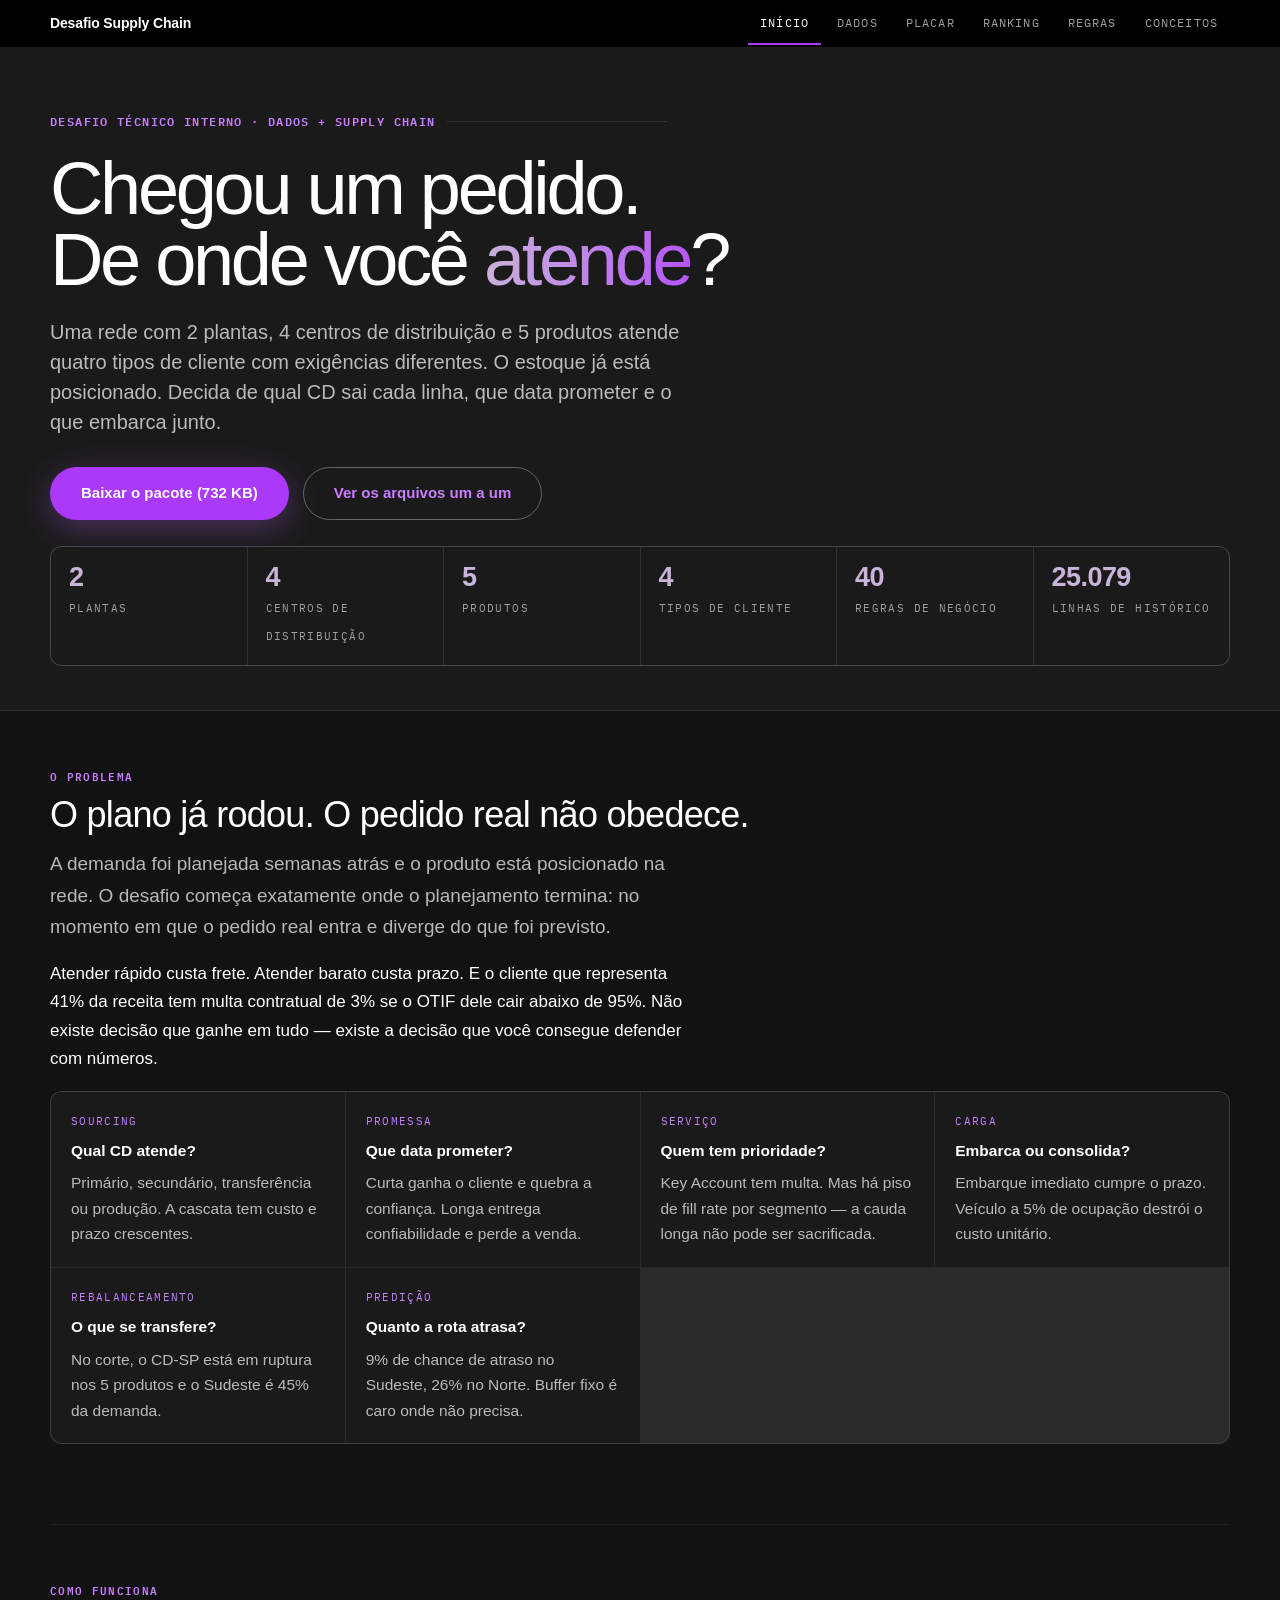
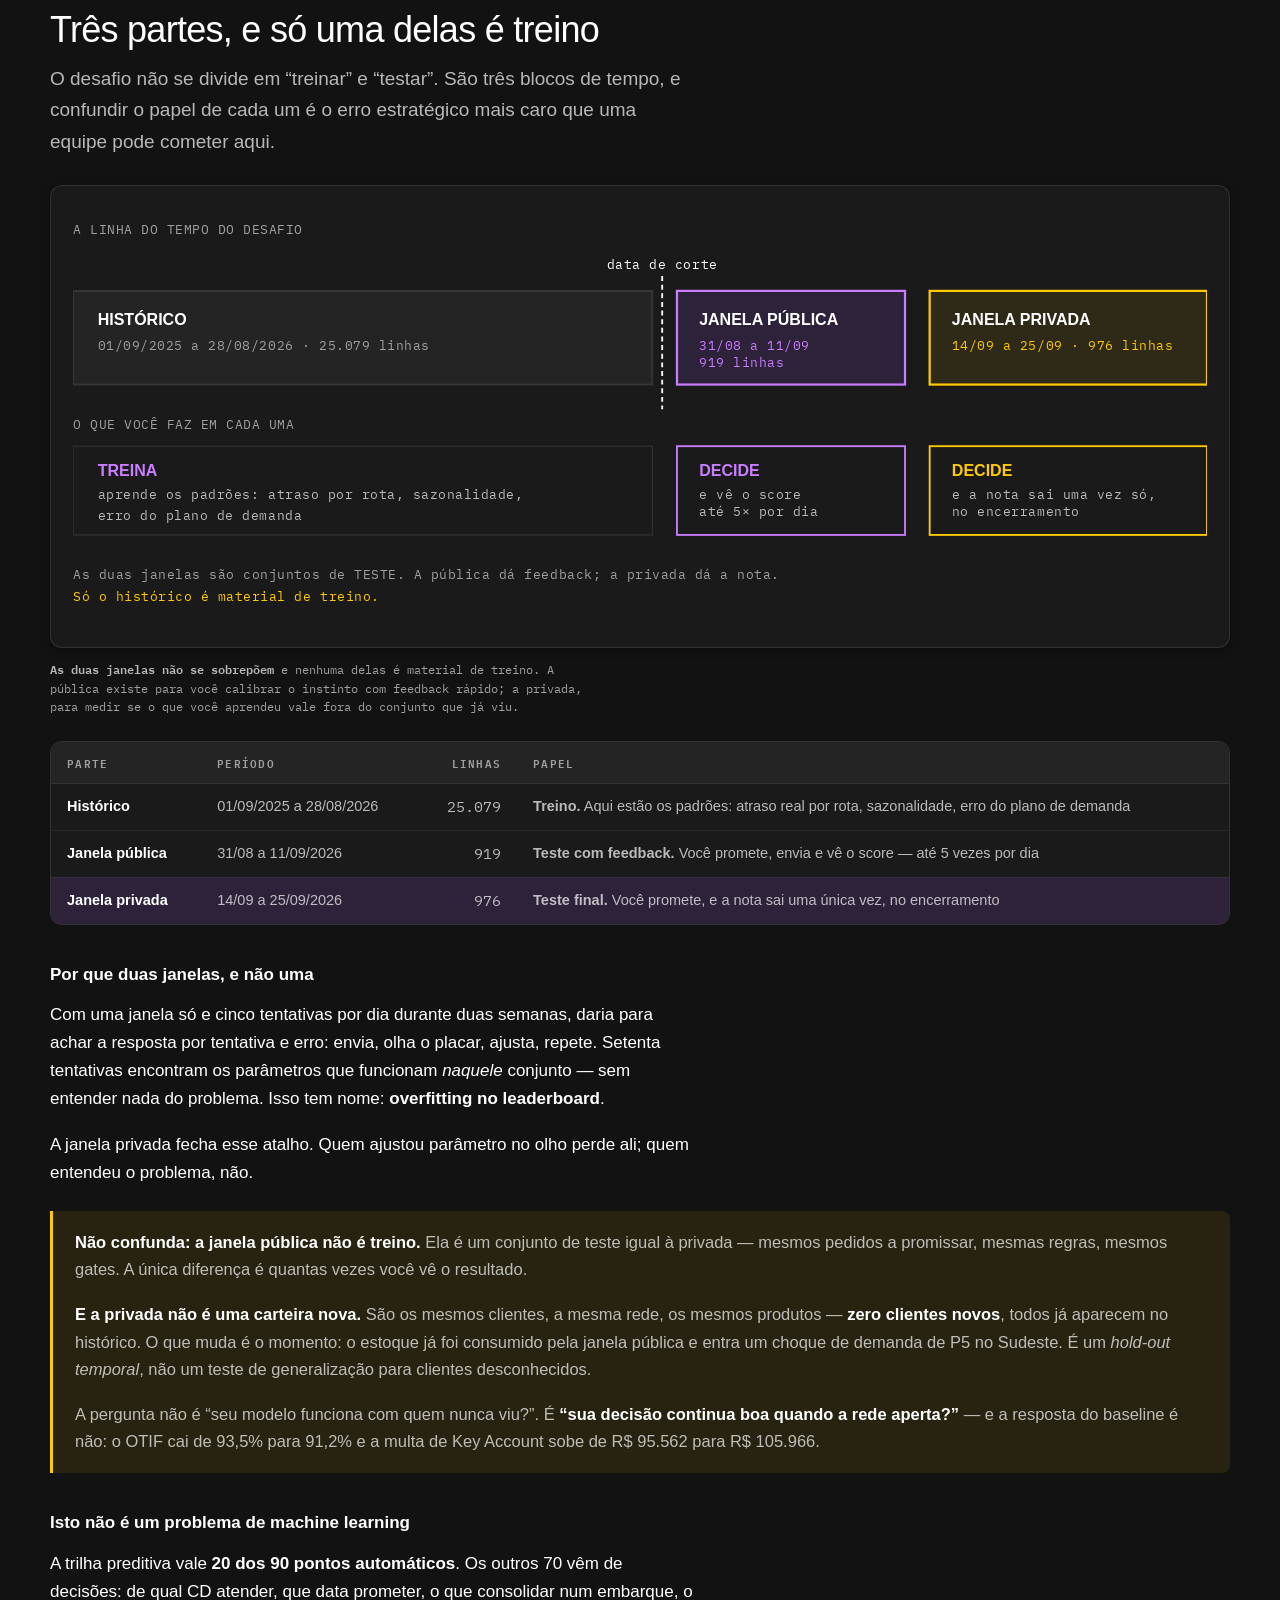
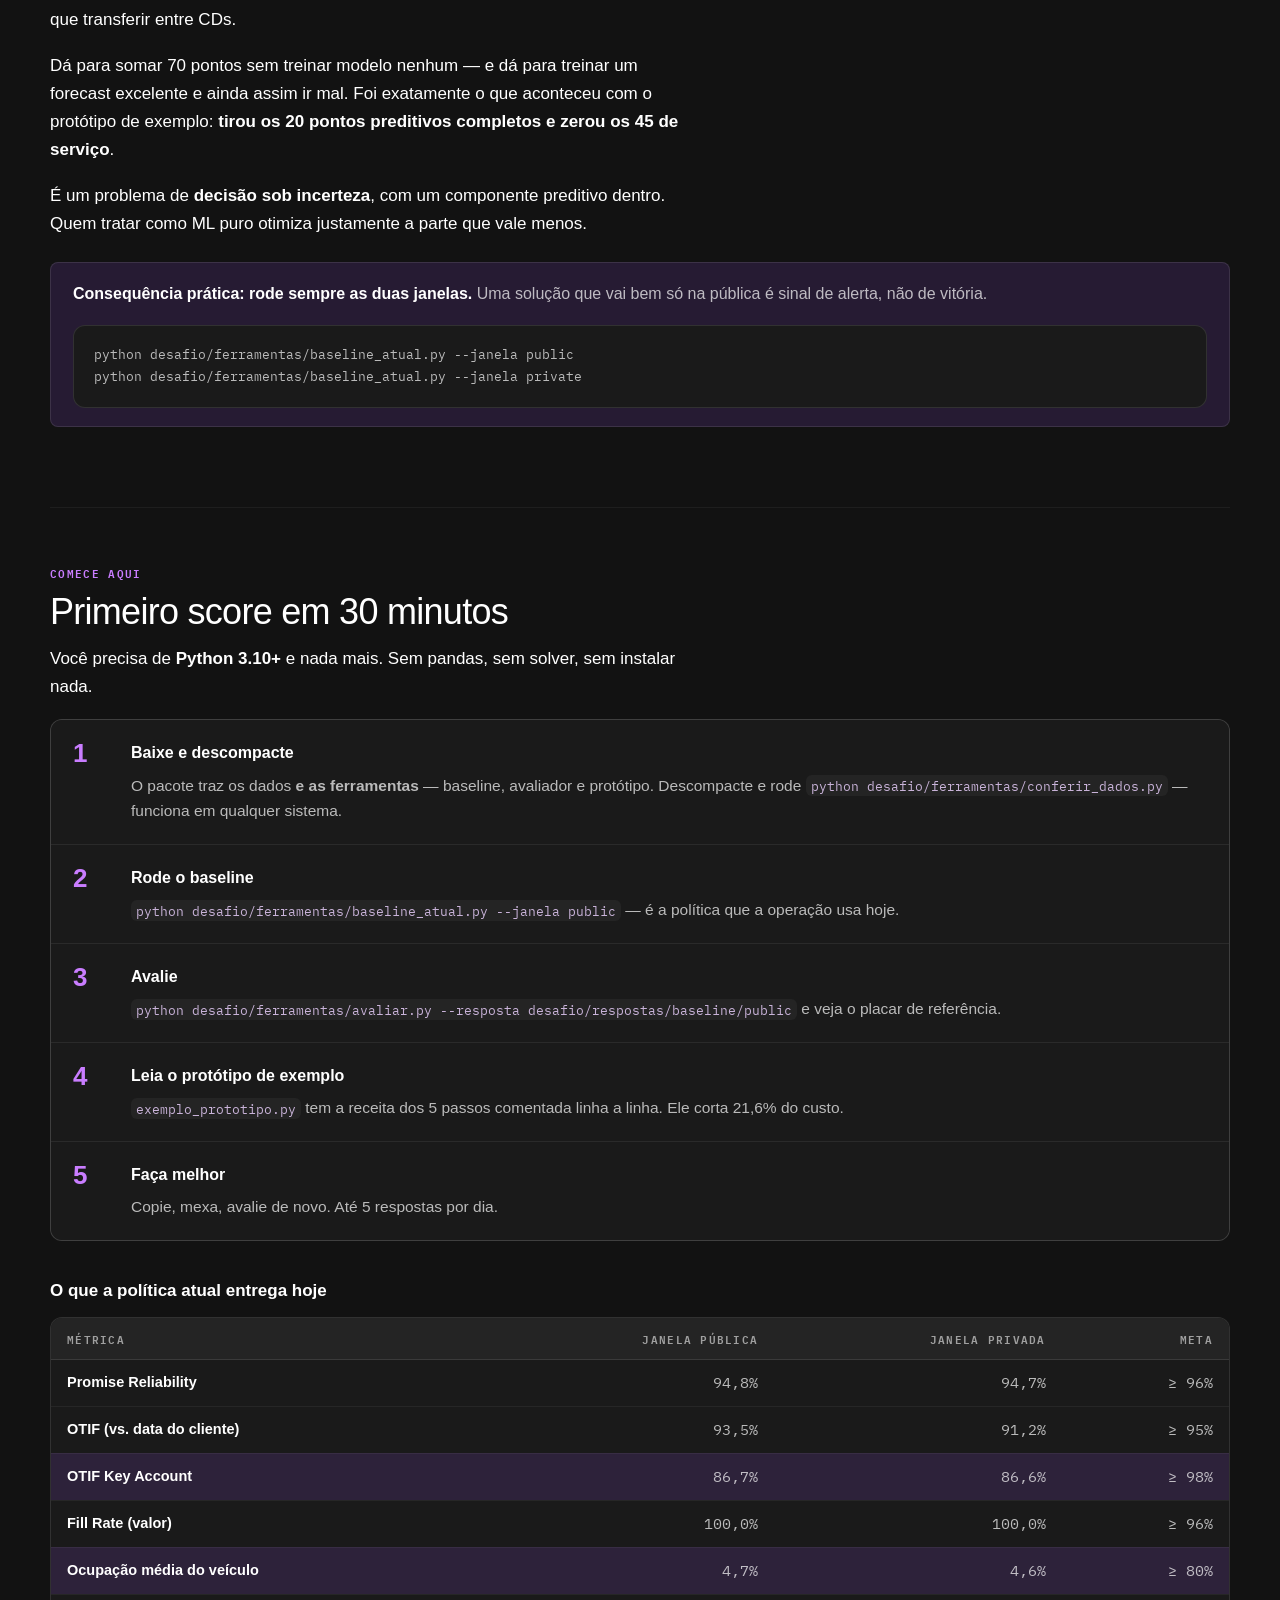
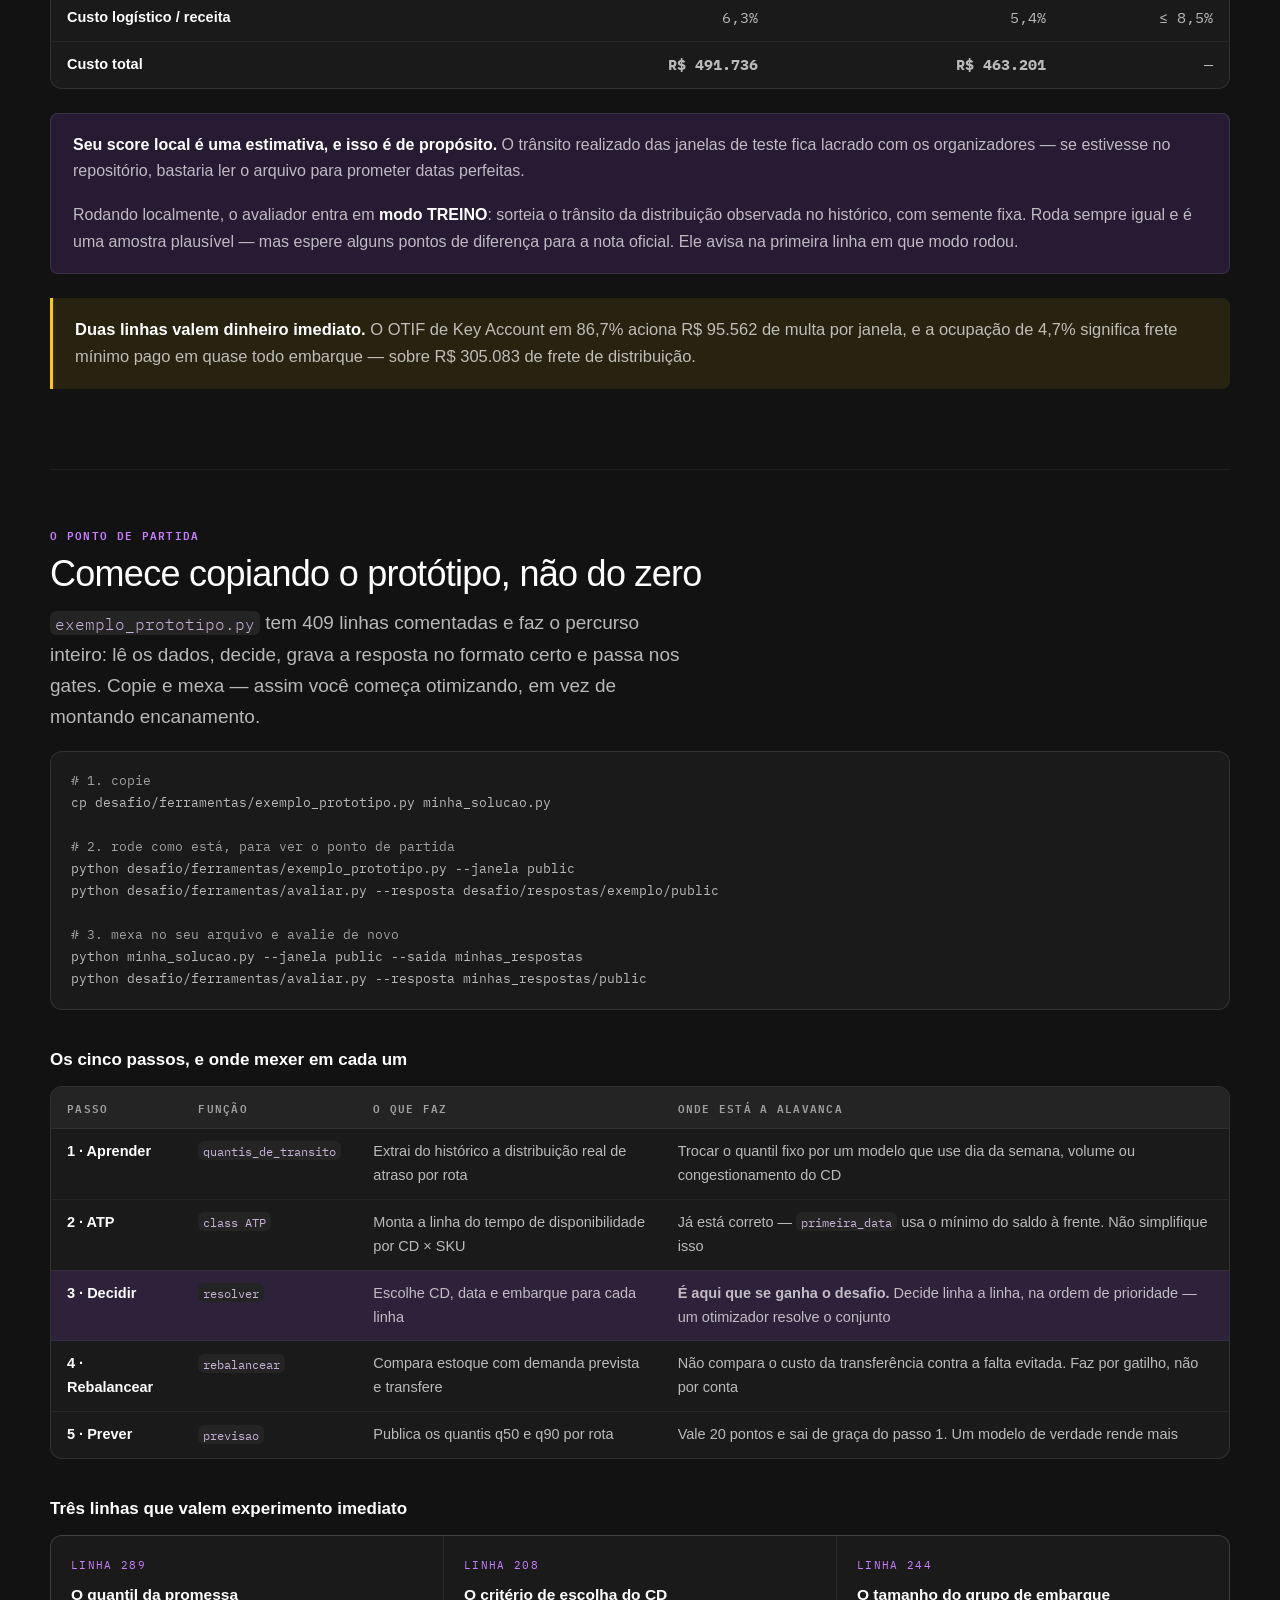
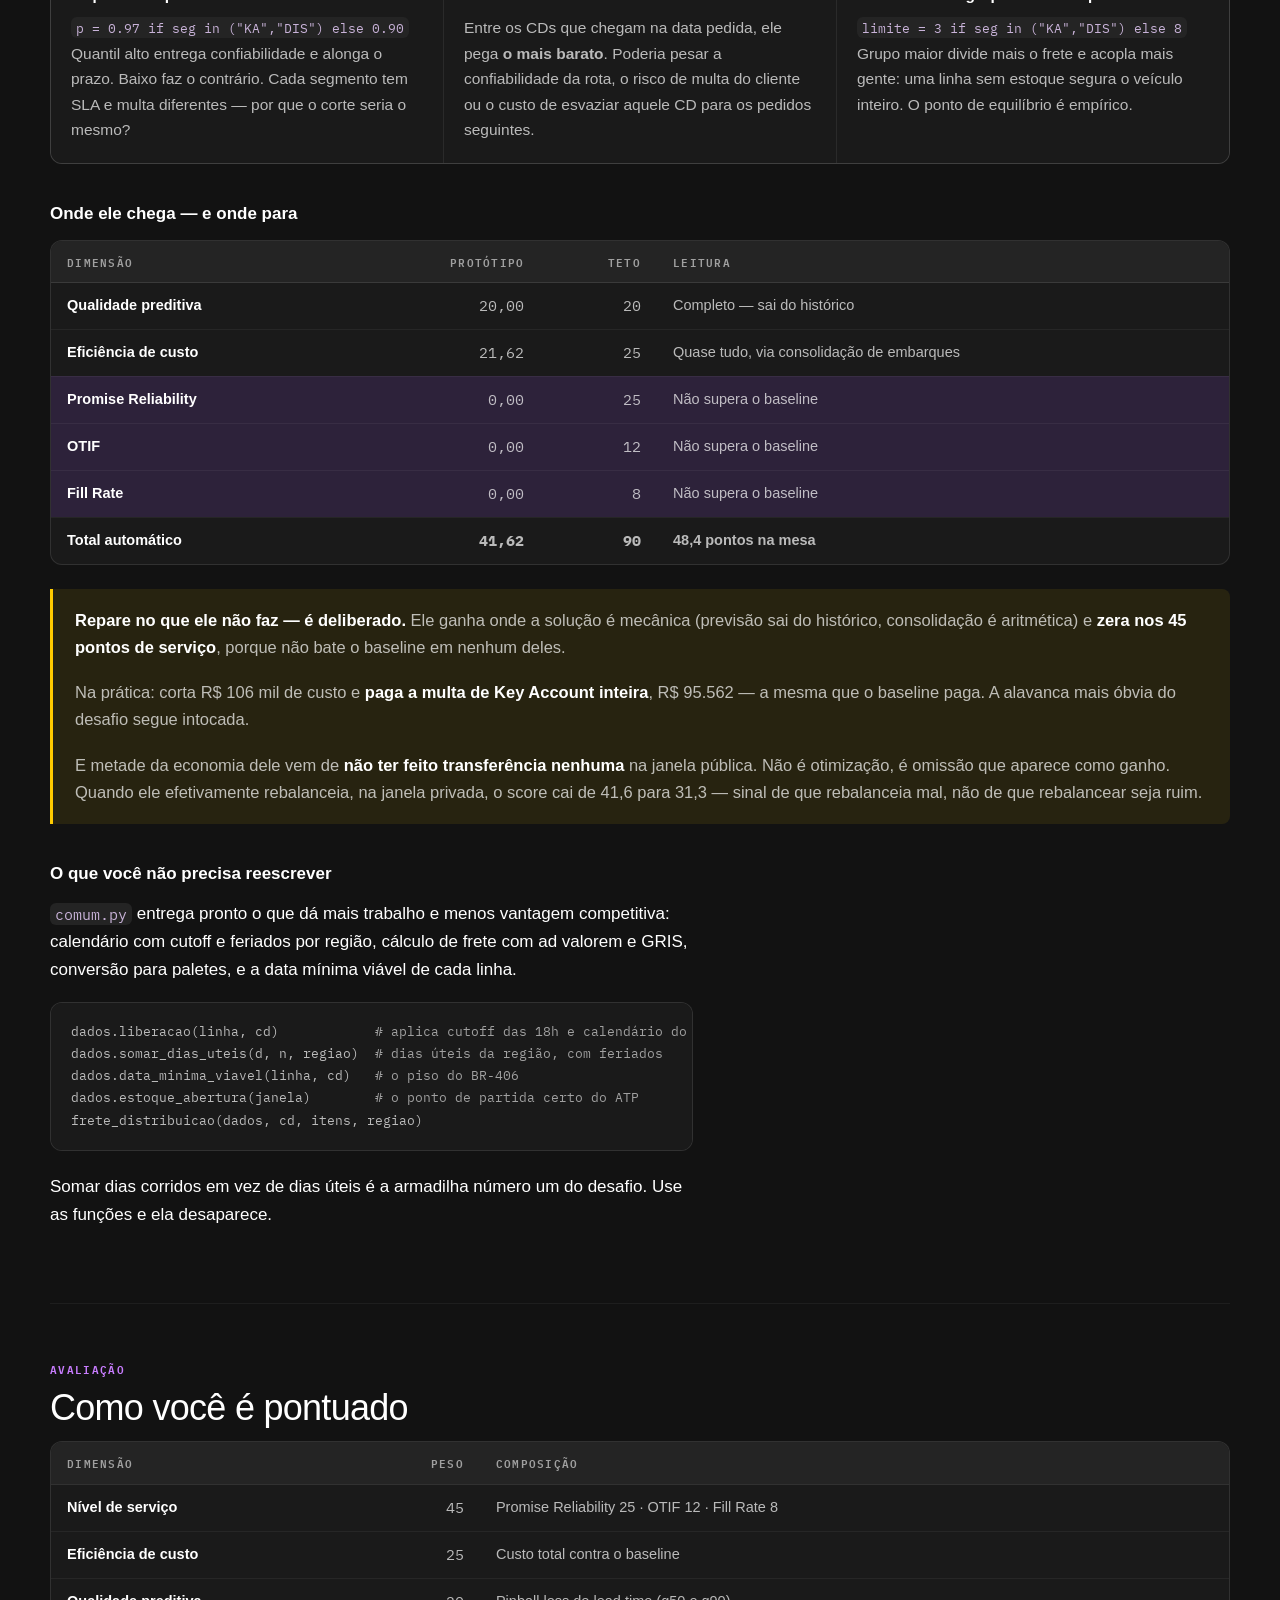
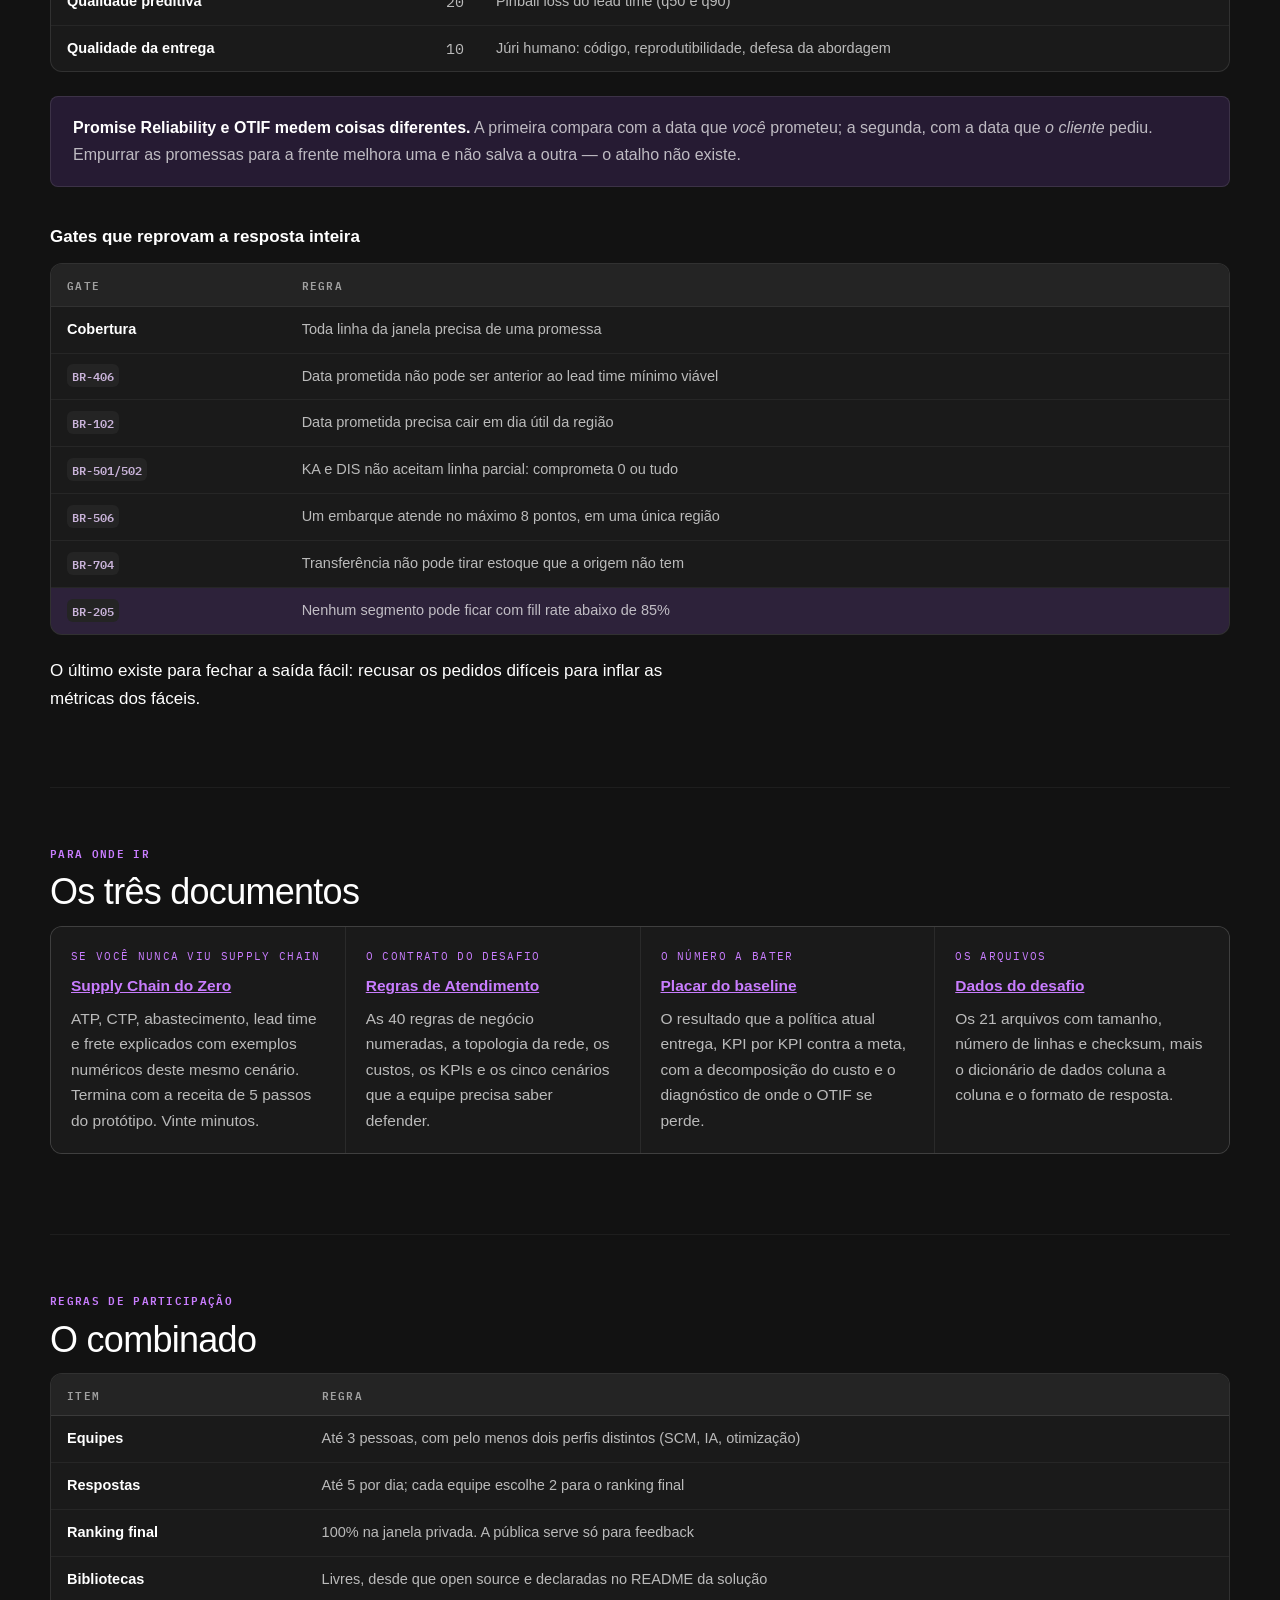
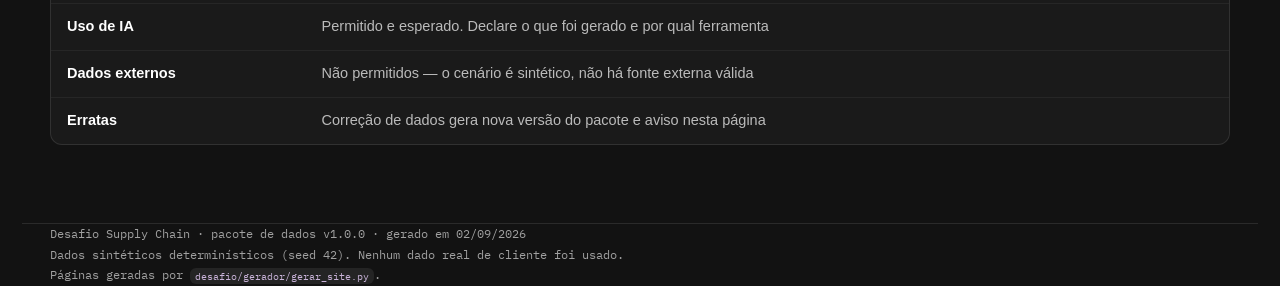
<file: docs/index.html>
<!doctype html>
<html lang="pt-BR">
<head>
<meta charset="utf-8">
<meta name="viewport" content="width=device-width, initial-scale=1">
<title>Desafio Supply Chain</title>
<meta name="description" content="Desafio técnico de promessa de data e rebalanceamento de rede: 2 plantas, 4 CDs, 5 produtos e 4 tipos de cliente.">
<link rel="preconnect" href="https://fonts.googleapis.com">
<link rel="preconnect" href="https://fonts.gstatic.com" crossorigin>
<link rel="stylesheet" href="https://fonts.googleapis.com/css2?family=Archivo:wght@500;600;700;800&family=IBM+Plex+Mono:wght@400;500;600&family=Source+Serif+4:opsz,wght@8..60,400;8..60,600&display=swap">
<link rel="stylesheet" href="./assets/site.css">
</head>
<body>
<nav class="sitenav">
  <div class="sitenav-in">
    <a class="marca" href="./index.html">Desafio&nbsp;Supply&nbsp;Chain</a>
    <span class="sep"></span>
    <a href="./index.html" class="ativo">Início</a>
    <a href="./dados.html">Dados</a>
    <a href="./placar.html">Placar</a>
    <a href="./ranking.html">Ranking</a>
    <a href="./regras.html">Regras</a>
    <a href="./conceitos.html">Conceitos</a>
  </div>
</nav>

<header class="masthead">
  <div class="shell">
    <p class="kicker">Desafio técnico interno · Dados + Supply Chain</p>
    <h1>Chegou um pedido. De onde você <em>atende</em>?</h1>
    <p class="standfirst">
      Uma rede com 2 plantas, 4 centros de distribuição e 5 produtos atende quatro tipos de
      cliente com exigências diferentes. O estoque já está posicionado. Decida de qual CD sai
      cada linha, que data prometer e o que embarca junto.
    </p>
    <div class="baixar">
      <a class="btn" href="./dados/desafio-supply-chain-v1.0.0.zip" download>Baixar o pacote (732 KB)</a>
      <a class="btn sec" href="./dados.html">Ver os arquivos um a um</a>
    </div>
    <div class="facts">
      <div class="fact"><b>2</b><span>Plantas</span></div>
      <div class="fact"><b>4</b><span>Centros de distribuição</span></div>
      <div class="fact"><b>5</b><span>Produtos</span></div>
      <div class="fact"><b>4</b><span>Tipos de cliente</span></div>
      <div class="fact"><b>40</b><span>Regras de negócio</span></div>
      <div class="fact"><b>25.079</b><span>Linhas de histórico</span></div>
    </div>
  </div>
</header>

<main class="shell">

  <section>
    <p class="tag">O problema</p>
    <h2>O plano já rodou. O pedido real não obedece.</h2>
    <div class="col">
      <p class="lead">
        A demanda foi planejada semanas atrás e o produto está posicionado na rede. O desafio
        começa exatamente onde o planejamento termina: no momento em que o pedido real entra
        e diverge do que foi previsto.
      </p>
      <p>
        Atender rápido custa frete. Atender barato custa prazo. E o cliente que representa 41%
        da receita tem multa contratual de 3% se o OTIF dele cair abaixo de 95%. Não existe
        decisão que ganhe em tudo — existe a decisão que você consegue defender com números.
      </p>
    </div>

    <div class="grid">
      <div class="cell"><span class="code">Sourcing</span><h4>Qual CD atende?</h4><p>Primário, secundário, transferência ou produção. A cascata tem custo e prazo crescentes.</p></div>
      <div class="cell"><span class="code">Promessa</span><h4>Que data prometer?</h4><p>Curta ganha o cliente e quebra a confiança. Longa entrega confiabilidade e perde a venda.</p></div>
      <div class="cell"><span class="code">Serviço</span><h4>Quem tem prioridade?</h4><p>Key Account tem multa. Mas há piso de fill rate por segmento — a cauda longa não pode ser sacrificada.</p></div>
      <div class="cell"><span class="code">Carga</span><h4>Embarca ou consolida?</h4><p>Embarque imediato cumpre o prazo. Veículo a 5% de ocupação destrói o custo unitário.</p></div>
      <div class="cell"><span class="code">Rebalanceamento</span><h4>O que se transfere?</h4><p>No corte, o CD-SP está em ruptura nos 5 produtos e o Sudeste é 45% da demanda.</p></div>
      <div class="cell"><span class="code">Predição</span><h4>Quanto a rota atrasa?</h4><p>9% de chance de atraso no Sudeste, 26% no Norte. Buffer fixo é caro onde não precisa.</p></div>
    </div>
  </section>


  <section>
    <p class="tag">Como funciona</p>
    <h2>Três partes, e só uma delas é treino</h2>
    <div class="col">
      <p class="lead">
        O desafio não se divide em “treinar” e “testar”. São três blocos de tempo, e confundir o
        papel de cada um é o erro estratégico mais caro que uma equipe pode cometer aqui.
      </p>
    </div>

    <figure class="figure">
      <div class="frame">
        <svg viewBox="0 0 920 332" role="img" aria-label="Linha do tempo do desafio: doze meses de histórico para treino, janela pública para feedback e janela privada para o ranking final">
          <text x="0" y="18" class="svg-small s-ink3">A LINHA DO TEMPO DO DESAFIO</text>

          <rect x="0" y="64" width="470" height="76" fill="var(--surface-2)" stroke="var(--line)" stroke-width="1.5"/>
          <text x="20" y="92" class="svg-label s-ink">HISTÓRICO</text>
          <text x="20" y="112" class="svg-small s-ink3">01/09/2025 a 28/08/2026 · 25.079 linhas</text>

          <rect x="490" y="64" width="185" height="76" fill="var(--accent-2)" stroke="var(--accent)" stroke-width="1.8"/>
          <text x="508" y="92" class="svg-label s-ink">JANELA PÚBLICA</text>
          <text x="508" y="112" class="svg-small s-accent">31/08 a 11/09</text>
          <text x="508" y="126" class="svg-small s-accent">919 linhas</text>

          <rect x="695" y="64" width="225" height="76" fill="var(--signal-2)" stroke="var(--signal)" stroke-width="1.8"/>
          <text x="713" y="92" class="svg-label s-ink">JANELA PRIVADA</text>
          <text x="713" y="112" class="svg-small s-signal">14/09 a 25/09 · 976 linhas</text>

          <line x1="478" y1="52" x2="478" y2="160" stroke="var(--ink)" stroke-width="1.5" stroke-dasharray="4 3"/>
          <text x="478" y="46" class="svg-small s-ink" text-anchor="middle">data de corte</text>

          <text x="0" y="176" class="svg-small s-ink3">O QUE VOCÊ FAZ EM CADA UMA</text>
          <g>
            <rect x="0" y="190" width="470" height="72" fill="none" stroke="var(--line)"/>
            <text x="20" y="214" class="svg-label s-accent">TREINA</text>
            <text x="20" y="233" class="svg-small s-ink2">aprende os padrões: atraso por rota, sazonalidade,</text>
            <text x="20" y="250" class="svg-small s-ink2">erro do plano de demanda</text>

            <rect x="490" y="190" width="185" height="72" fill="none" stroke="var(--accent)" stroke-width="1.5"/>
            <text x="508" y="214" class="svg-label s-accent">DECIDE</text>
            <text x="508" y="233" class="svg-small s-ink2">e vê o score</text>
            <text x="508" y="247" class="svg-small s-ink2">até 5× por dia</text>

            <rect x="695" y="190" width="225" height="72" fill="none" stroke="var(--signal)" stroke-width="1.5"/>
            <text x="713" y="214" class="svg-label s-signal">DECIDE</text>
            <text x="713" y="233" class="svg-small s-ink2">e a nota sai uma vez só,</text>
            <text x="713" y="247" class="svg-small s-ink2">no encerramento</text>
          </g>

          <text x="0" y="298" class="svg-small s-ink3">As duas janelas são conjuntos de TESTE. A pública dá feedback; a privada dá a nota.</text>
          <text x="0" y="316" class="svg-small s-signal">Só o histórico é material de treino.</text>
        </svg>
      </div>
      <figcaption>
        <b>As duas janelas não se sobrepõem</b> e nenhuma delas é material de treino. A pública
        existe para você calibrar o instinto com feedback rápido; a privada, para medir se o que
        você aprendeu vale fora do conjunto que já viu.
      </figcaption>
    </figure>

    <div class="scroll">
      <table>
        <thead><tr><th>Parte</th><th>Período</th><th class="num">Linhas</th><th>Papel</th></tr></thead>
        <tbody>
          <tr><td>Histórico</td><td>01/09/2025 a 28/08/2026</td><td class="num">25.079</td><td><b>Treino.</b> Aqui estão os padrões: atraso real por rota, sazonalidade, erro do plano de demanda</td></tr>
          <tr><td>Janela pública</td><td>31/08 a 11/09/2026</td><td class="num">919</td><td><b>Teste com feedback.</b> Você promete, envia e vê o score — até 5 vezes por dia</td></tr>
          <tr class="destaque"><td>Janela privada</td><td>14/09 a 25/09/2026</td><td class="num">976</td><td><b>Teste final.</b> Você promete, e a nota sai uma única vez, no encerramento</td></tr>
        </tbody>
      </table>
    </div>

    <h3>Por que duas janelas, e não uma</h3>
    <div class="col">
      <p>
        Com uma janela só e cinco tentativas por dia durante duas semanas, daria para achar a
        resposta por tentativa e erro: envia, olha o placar, ajusta, repete. Setenta tentativas
        encontram os parâmetros que funcionam <em>naquele</em> conjunto — sem entender nada do
        problema. Isso tem nome: <b>overfitting no leaderboard</b>.
      </p>
      <p>
        A janela privada fecha esse atalho. Quem ajustou parâmetro no olho perde ali; quem
        entendeu o problema, não.
      </p>
    </div>

    <div class="note">
      <p><b>Não confunda: a janela pública não é treino.</b> Ela é um conjunto de teste igual à
      privada — mesmos pedidos a promissar, mesmas regras, mesmos gates. A única diferença é
      quantas vezes você vê o resultado.</p>
      <p><b>E a privada não é uma carteira nova.</b> São os mesmos clientes, a mesma rede, os
      mesmos produtos — <b>zero clientes novos</b>, todos já aparecem no histórico. O que muda é
      o momento: o estoque já foi consumido pela janela pública e entra um choque de demanda de
      P5 no Sudeste. É um <em>hold-out temporal</em>, não um teste de generalização para clientes
      desconhecidos.</p>
      <p>A pergunta não é “seu modelo funciona com quem nunca viu?”. É <b>“sua decisão continua
      boa quando a rede aperta?”</b> — e a resposta do baseline é não: o OTIF cai de 93,5% para
      91,2% e a multa de Key Account sobe de R$ 95.562 para R$ 105.966.</p>
    </div>

    <h3>Isto não é um problema de machine learning</h3>
    <div class="col">
      <p>
        A trilha preditiva vale <b>20 dos 90 pontos automáticos</b>. Os outros 70 vêm de decisões:
        de qual CD atender, que data prometer, o que consolidar num embarque, o que transferir
        entre CDs.
      </p>
      <p>
        Dá para somar 70 pontos sem treinar modelo nenhum — e dá para treinar um forecast
        excelente e ainda assim ir mal. Foi exatamente o que aconteceu com o protótipo de exemplo:
        <b>tirou os 20 pontos preditivos completos e zerou os 45 de serviço</b>.
      </p>
      <p>
        É um problema de <b>decisão sob incerteza</b>, com um componente preditivo dentro. Quem
        tratar como ML puro otimiza justamente a parte que vale menos.
      </p>
    </div>

    <div class="callout">
      <p><b>Consequência prática: rode sempre as duas janelas.</b> Uma solução que vai bem só na
      pública é sinal de alerta, não de vitória.</p>
      <pre style="margin:12px 0 0">python desafio/ferramentas/baseline_atual.py --janela public
python desafio/ferramentas/baseline_atual.py --janela private</pre>
    </div>
  </section>

  <section>
    <p class="tag">Comece aqui</p>
    <h2>Primeiro score em 30 minutos</h2>
    <div class="col">
      <p>Você precisa de <b>Python 3.10+</b> e nada mais. Sem pandas, sem solver, sem instalar nada.</p>
    </div>

    <div class="passos">
      <div class="passo"><div><h4>Baixe e descompacte</h4><p>O pacote traz os dados <b>e as ferramentas</b> — baseline, avaliador e protótipo. Descompacte e rode <code>python desafio/ferramentas/conferir_dados.py</code> — funciona em qualquer sistema.</p></div></div>
      <div class="passo"><div><h4>Rode o baseline</h4><p><code>python desafio/ferramentas/baseline_atual.py --janela public</code> — é a política que a operação usa hoje.</p></div></div>
      <div class="passo"><div><h4>Avalie</h4><p><code>python desafio/ferramentas/avaliar.py --resposta desafio/respostas/baseline/public</code> e veja o placar de referência.</p></div></div>
      <div class="passo"><div><h4>Leia o protótipo de exemplo</h4><p><code>exemplo_prototipo.py</code> tem a receita dos 5 passos comentada linha a linha. Ele corta 21,6% do custo.</p></div></div>
      <div class="passo"><div><h4>Faça melhor</h4><p>Copie, mexa, avalie de novo. Até 5 respostas por dia.</p></div></div>
    </div>

    <h3>O que a política atual entrega hoje</h3>
    <div class="scroll">
      <table>
        <thead><tr><th>Métrica</th><th class="num">Janela pública</th><th class="num">Janela privada</th><th class="num">Meta</th></tr></thead>
        <tbody>
          <tr><td>Promise Reliability</td><td class="num">94,8%</td><td class="num">94,7%</td><td class="num">≥ 96%</td></tr>
          <tr><td>OTIF (vs. data do cliente)</td><td class="num">93,5%</td><td class="num">91,2%</td><td class="num">≥ 95%</td></tr>
          <tr class="destaque"><td>OTIF Key Account</td><td class="num">86,7%</td><td class="num">86,6%</td><td class="num">≥ 98%</td></tr>
          <tr><td>Fill Rate (valor)</td><td class="num">100,0%</td><td class="num">100,0%</td><td class="num">≥ 96%</td></tr>
          <tr class="destaque"><td>Ocupação média do veículo</td><td class="num">4,7%</td><td class="num">4,6%</td><td class="num">≥ 80%</td></tr>
          <tr><td>Custo logístico / receita</td><td class="num">6,3%</td><td class="num">5,4%</td><td class="num">≤ 8,5%</td></tr>
          <tr><td><b>Custo total</b></td><td class="num"><b>R$ 491.736</b></td><td class="num"><b>R$ 463.201</b></td><td class="num">—</td></tr>
        </tbody>
      </table>
    </div>
    <div class="callout">
      <p><b>Seu score local é uma estimativa, e isso é de propósito.</b> O trânsito realizado
      das janelas de teste fica lacrado com os organizadores — se estivesse no repositório,
      bastaria ler o arquivo para prometer datas perfeitas.</p>
      <p>Rodando localmente, o avaliador entra em <b>modo TREINO</b>: sorteia o trânsito da
      distribuição observada no histórico, com semente fixa. Roda sempre igual e é uma amostra
      plausível — mas espere alguns pontos de diferença para a nota oficial. Ele avisa na
      primeira linha em que modo rodou.</p>
    </div>

    <div class="note">
      <p><b>Duas linhas valem dinheiro imediato.</b> O OTIF de Key Account em 86,7% aciona
      R$ 95.562 de multa por janela, e a ocupação de 4,7% significa frete mínimo pago em quase
      todo embarque — sobre R$ 305.083 de frete de distribuição.</p>
    </div>
  </section>


  <section>
    <p class="tag">O ponto de partida</p>
    <h2>Comece copiando o protótipo, não do zero</h2>
    <div class="col">
      <p class="lead">
        <code>exemplo_prototipo.py</code> tem 409 linhas comentadas e faz o percurso inteiro:
        lê os dados, decide, grava a resposta no formato certo e passa nos gates. Copie e mexa —
        assim você começa otimizando, em vez de montando encanamento.
      </p>
    </div>

    <pre><span class="c"># 1. copie</span>
cp desafio/ferramentas/exemplo_prototipo.py minha_solucao.py

<span class="c"># 2. rode como está, para ver o ponto de partida</span>
python desafio/ferramentas/exemplo_prototipo.py --janela public
python desafio/ferramentas/avaliar.py --resposta desafio/respostas/exemplo/public

<span class="c"># 3. mexa no seu arquivo e avalie de novo</span>
python minha_solucao.py --janela public --saida minhas_respostas
python desafio/ferramentas/avaliar.py --resposta minhas_respostas/public</pre>

    <h3>Os cinco passos, e onde mexer em cada um</h3>
    <div class="scroll">
      <table>
        <thead><tr><th>Passo</th><th>Função</th><th>O que faz</th><th>Onde está a alavanca</th></tr></thead>
        <tbody>
          <tr>
            <td>1 · Aprender</td><td><code>quantis_de_transito</code></td>
            <td>Extrai do histórico a distribuição real de atraso por rota</td>
            <td>Trocar o quantil fixo por um modelo que use dia da semana, volume ou congestionamento do CD</td>
          </tr>
          <tr>
            <td>2 · ATP</td><td><code>class ATP</code></td>
            <td>Monta a linha do tempo de disponibilidade por CD × SKU</td>
            <td>Já está correto — <code>primeira_data</code> usa o mínimo do saldo à frente. Não simplifique isso</td>
          </tr>
          <tr class="destaque">
            <td>3 · Decidir</td><td><code>resolver</code></td>
            <td>Escolhe CD, data e embarque para cada linha</td>
            <td><b>É aqui que se ganha o desafio.</b> Decide linha a linha, na ordem de prioridade — um otimizador resolve o conjunto</td>
          </tr>
          <tr>
            <td>4 · Rebalancear</td><td><code>rebalancear</code></td>
            <td>Compara estoque com demanda prevista e transfere</td>
            <td>Não compara o custo da transferência contra a falta evitada. Faz por gatilho, não por conta</td>
          </tr>
          <tr>
            <td>5 · Prever</td><td><code>previsao</code></td>
            <td>Publica os quantis q50 e q90 por rota</td>
            <td>Vale 20 pontos e sai de graça do passo 1. Um modelo de verdade rende mais</td>
          </tr>
        </tbody>
      </table>
    </div>

    <h3>Três linhas que valem experimento imediato</h3>
    <div class="grid">
      <div class="cell">
        <span class="code">linha 289</span>
        <h4>O quantil da promessa</h4>
        <p><code>p = 0.97 if seg in ("KA","DIS") else 0.90</code><br>
        Quantil alto entrega confiabilidade e alonga o prazo. Baixo faz o contrário. Cada segmento
        tem SLA e multa diferentes — por que o corte seria o mesmo?</p>
      </div>
      <div class="cell">
        <span class="code">linha 208</span>
        <h4>O critério de escolha do CD</h4>
        <p>Entre os CDs que chegam na data pedida, ele pega <b>o mais barato</b>. Poderia pesar a
        confiabilidade da rota, o risco de multa do cliente ou o custo de esvaziar aquele CD para
        os pedidos seguintes.</p>
      </div>
      <div class="cell">
        <span class="code">linha 244</span>
        <h4>O tamanho do grupo de embarque</h4>
        <p><code>limite = 3 if seg in ("KA","DIS") else 8</code><br>
        Grupo maior divide mais o frete e acopla mais gente: uma linha sem estoque segura o veículo
        inteiro. O ponto de equilíbrio é empírico.</p>
      </div>
    </div>

    <h3>Onde ele chega — e onde para</h3>
    <div class="scroll">
      <table>
        <thead><tr><th>Dimensão</th><th class="num">Protótipo</th><th class="num">Teto</th><th>Leitura</th></tr></thead>
        <tbody>
          <tr><td>Qualidade preditiva</td><td class="num">20,00</td><td class="num">20</td><td>Completo — sai do histórico</td></tr>
          <tr><td>Eficiência de custo</td><td class="num">21,62</td><td class="num">25</td><td>Quase tudo, via consolidação de embarques</td></tr>
          <tr class="destaque"><td>Promise Reliability</td><td class="num">0,00</td><td class="num">25</td><td>Não supera o baseline</td></tr>
          <tr class="destaque"><td>OTIF</td><td class="num">0,00</td><td class="num">12</td><td>Não supera o baseline</td></tr>
          <tr class="destaque"><td>Fill Rate</td><td class="num">0,00</td><td class="num">8</td><td>Não supera o baseline</td></tr>
          <tr><td><b>Total automático</b></td><td class="num"><b>41,62</b></td><td class="num"><b>90</b></td><td><b>48,4 pontos na mesa</b></td></tr>
        </tbody>
      </table>
    </div>

    <div class="note">
      <p><b>Repare no que ele não faz — é deliberado.</b> Ele ganha onde a solução é mecânica
      (previsão sai do histórico, consolidação é aritmética) e <b>zera nos 45 pontos de serviço</b>,
      porque não bate o baseline em nenhum deles.</p>
      <p>Na prática: corta R$ 106 mil de custo e <b>paga a multa de Key Account inteira</b>,
      R$ 95.562 — a mesma que o baseline paga. A alavanca mais óbvia do desafio segue intocada.</p>
      <p>E metade da economia dele vem de <b>não ter feito transferência nenhuma</b> na janela
      pública. Não é otimização, é omissão que aparece como ganho. Quando ele efetivamente
      rebalanceia, na janela privada, o score cai de 41,6 para 31,3 — sinal de que rebalanceia
      mal, não de que rebalancear seja ruim.</p>
    </div>

    <h3>O que você não precisa reescrever</h3>
    <div class="col">
      <p>
        <code>comum.py</code> entrega pronto o que dá mais trabalho e menos vantagem competitiva:
        calendário com cutoff e feriados por região, cálculo de frete com ad valorem e GRIS,
        conversão para paletes, e a data mínima viável de cada linha.
      </p>
      <pre>dados.liberacao(linha, cd)            <span class="c"># aplica cutoff das 18h e calendário do CD</span>
dados.somar_dias_uteis(d, n, regiao)  <span class="c"># dias úteis da região, com feriados</span>
dados.data_minima_viavel(linha, cd)   <span class="c"># o piso do BR-406</span>
dados.estoque_abertura(janela)        <span class="c"># o ponto de partida certo do ATP</span>
frete_distribuicao(dados, cd, itens, regiao)</pre>
      <p>
        Somar dias corridos em vez de dias úteis é a armadilha número um do desafio. Use as
        funções e ela desaparece.
      </p>
    </div>
  </section>

  <section>
    <p class="tag">Avaliação</p>
    <h2>Como você é pontuado</h2>
    <div class="scroll">
      <table>
        <thead><tr><th>Dimensão</th><th class="num">Peso</th><th>Composição</th></tr></thead>
        <tbody>
          <tr><td>Nível de serviço</td><td class="num">45</td><td>Promise Reliability 25 · OTIF 12 · Fill Rate 8</td></tr>
          <tr><td>Eficiência de custo</td><td class="num">25</td><td>Custo total contra o baseline</td></tr>
          <tr><td>Qualidade preditiva</td><td class="num">20</td><td>Pinball loss do lead time (q50 e q90)</td></tr>
          <tr><td>Qualidade da entrega</td><td class="num">10</td><td>Júri humano: código, reprodutibilidade, defesa da abordagem</td></tr>
        </tbody>
      </table>
    </div>

    <div class="callout">
      <p><b>Promise Reliability e OTIF medem coisas diferentes.</b> A primeira compara com a data
      que <em>você</em> prometeu; a segunda, com a data que <em>o cliente</em> pediu. Empurrar as
      promessas para a frente melhora uma e não salva a outra — o atalho não existe.</p>
    </div>

    <h3>Gates que reprovam a resposta inteira</h3>
    <div class="scroll">
      <table>
        <thead><tr><th>Gate</th><th>Regra</th></tr></thead>
        <tbody>
          <tr><td>Cobertura</td><td>Toda linha da janela precisa de uma promessa</td></tr>
          <tr><td><code>BR-406</code></td><td>Data prometida não pode ser anterior ao lead time mínimo viável</td></tr>
          <tr><td><code>BR-102</code></td><td>Data prometida precisa cair em dia útil da região</td></tr>
          <tr><td><code>BR-501/502</code></td><td>KA e DIS não aceitam linha parcial: comprometa 0 ou tudo</td></tr>
          <tr><td><code>BR-506</code></td><td>Um embarque atende no máximo 8 pontos, em uma única região</td></tr>
          <tr><td><code>BR-704</code></td><td>Transferência não pode tirar estoque que a origem não tem</td></tr>
          <tr class="destaque"><td><code>BR-205</code></td><td>Nenhum segmento pode ficar com fill rate abaixo de 85%</td></tr>
        </tbody>
      </table>
    </div>
    <p class="col">
      O último existe para fechar a saída fácil: recusar os pedidos difíceis para inflar as
      métricas dos fáceis.
    </p>
  </section>

  <section>
    <p class="tag">Para onde ir</p>
    <h2>Os três documentos</h2>
    <div class="grid">
      <div class="cell">
        <span class="code">Se você nunca viu supply chain</span>
        <h4><a href="./conceitos.html">Supply Chain do Zero</a></h4>
        <p>ATP, CTP, abastecimento, lead time e frete explicados com exemplos numéricos deste
        mesmo cenário. Termina com a receita de 5 passos do protótipo. Vinte minutos.</p>
      </div>
      <div class="cell">
        <span class="code">O contrato do desafio</span>
        <h4><a href="./regras.html">Regras de Atendimento</a></h4>
        <p>As 40 regras de negócio numeradas, a topologia da rede, os custos, os KPIs e os
        cinco cenários que a equipe precisa saber defender.</p>
      </div>
      <div class="cell">
        <span class="code">O número a bater</span>
        <h4><a href="./placar.html">Placar do baseline</a></h4>
        <p>O resultado que a política atual entrega, KPI por KPI contra a meta, com a
        decomposição do custo e o diagnóstico de onde o OTIF se perde.</p>
      </div>
      <div class="cell">
        <span class="code">Os arquivos</span>
        <h4><a href="./dados.html">Dados do desafio</a></h4>
        <p>Os 21 arquivos com tamanho, número de linhas e checksum, mais o dicionário de dados
        coluna a coluna e o formato de resposta.</p>
      </div>
    </div>
  </section>

  <section>
    <p class="tag">Regras de participação</p>
    <h2>O combinado</h2>
    <div class="scroll">
      <table>
        <thead><tr><th>Item</th><th>Regra</th></tr></thead>
        <tbody>
          <tr><td>Equipes</td><td>Até 3 pessoas, com pelo menos dois perfis distintos (SCM, IA, otimização)</td></tr>
          <tr><td>Respostas</td><td>Até 5 por dia; cada equipe escolhe 2 para o ranking final</td></tr>
          <tr><td>Ranking final</td><td>100% na janela privada. A pública serve só para feedback</td></tr>
          <tr><td>Bibliotecas</td><td>Livres, desde que open source e declaradas no README da solução</td></tr>
          <tr><td>Uso de IA</td><td>Permitido e esperado. Declare o que foi gerado e por qual ferramenta</td></tr>
          <tr><td>Dados externos</td><td>Não permitidos — o cenário é sintético, não há fonte externa válida</td></tr>
          <tr><td>Erratas</td><td>Correção de dados gera nova versão do pacote e aviso nesta página</td></tr>
        </tbody>
      </table>
    </div>
  </section>

</main>
<footer class="shell">Desafio Supply Chain · pacote de dados v1.0.0 · gerado em 02/09/2026<br>Dados sintéticos determinísticos (seed 42). Nenhum dado real de cliente foi usado.<br>Páginas geradas por <code>desafio/gerador/gerar_site.py</code>.</footer>
</body>
</html>
</file>
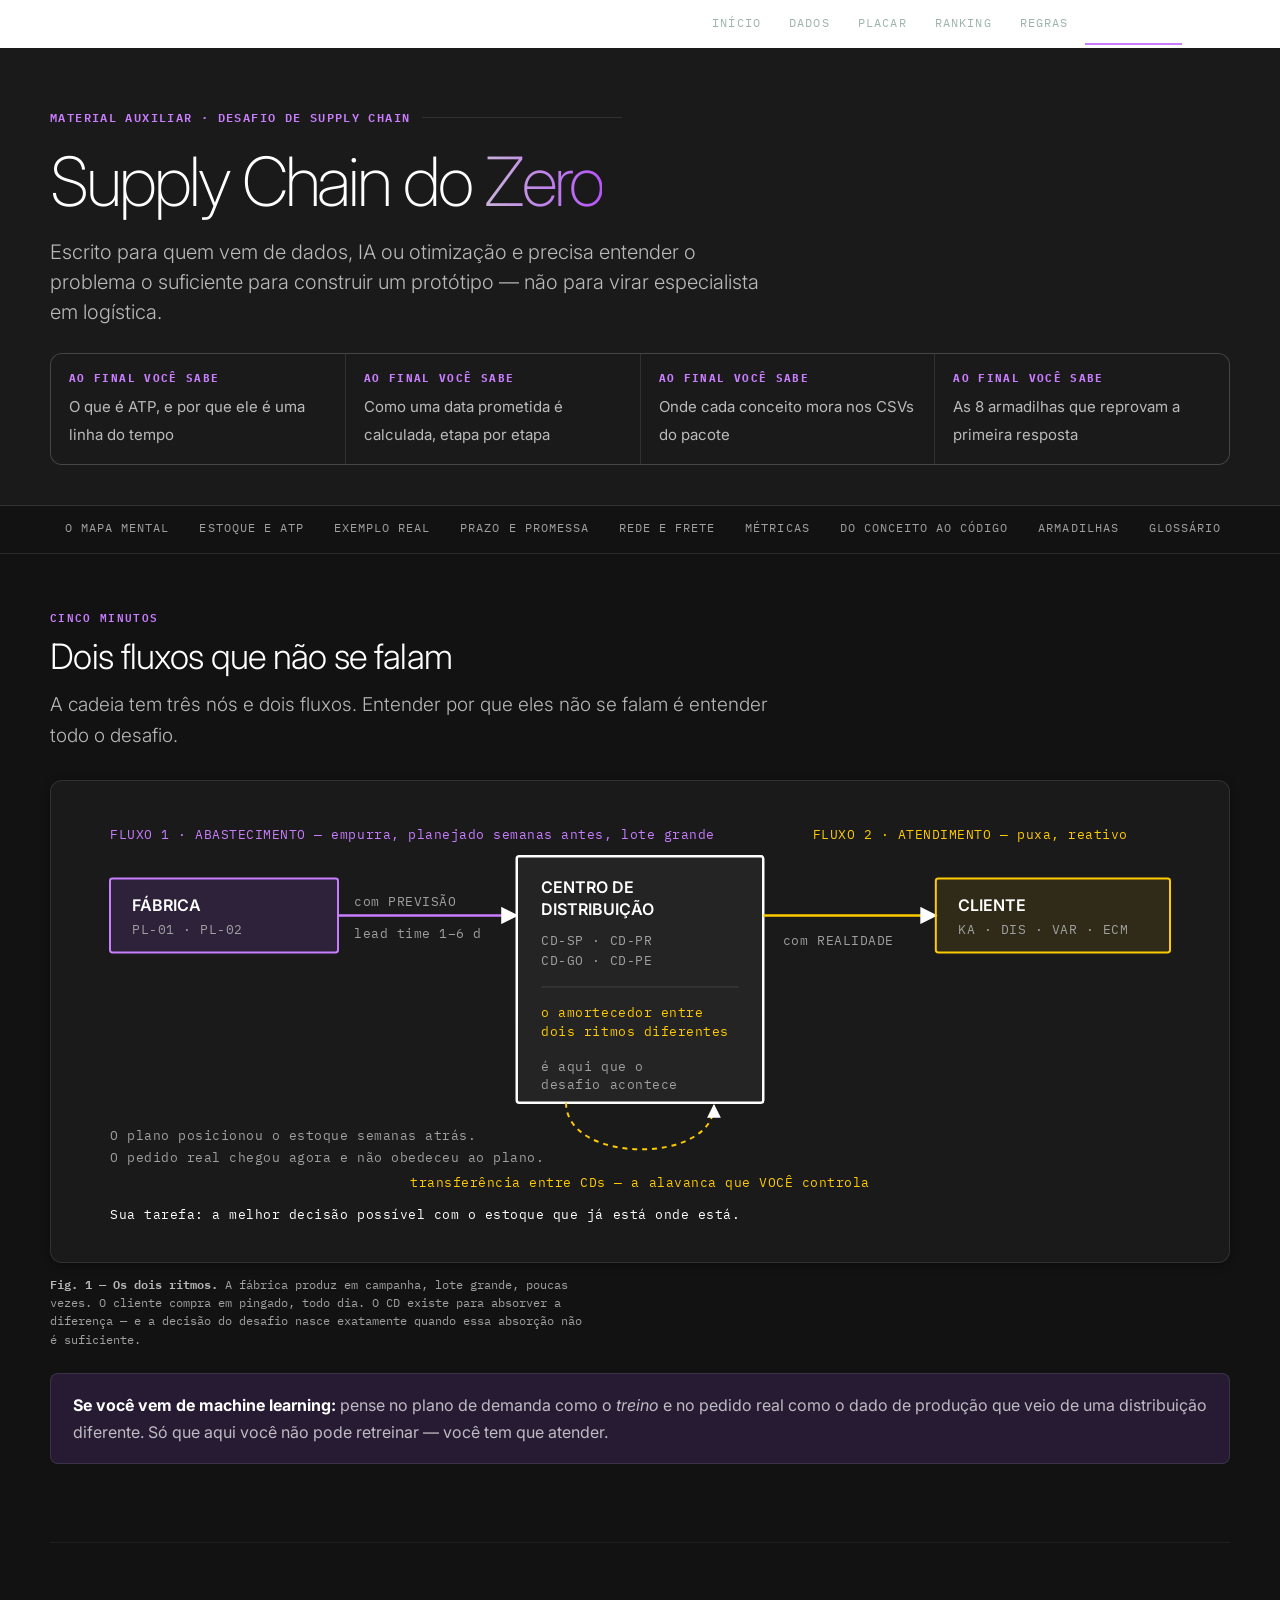
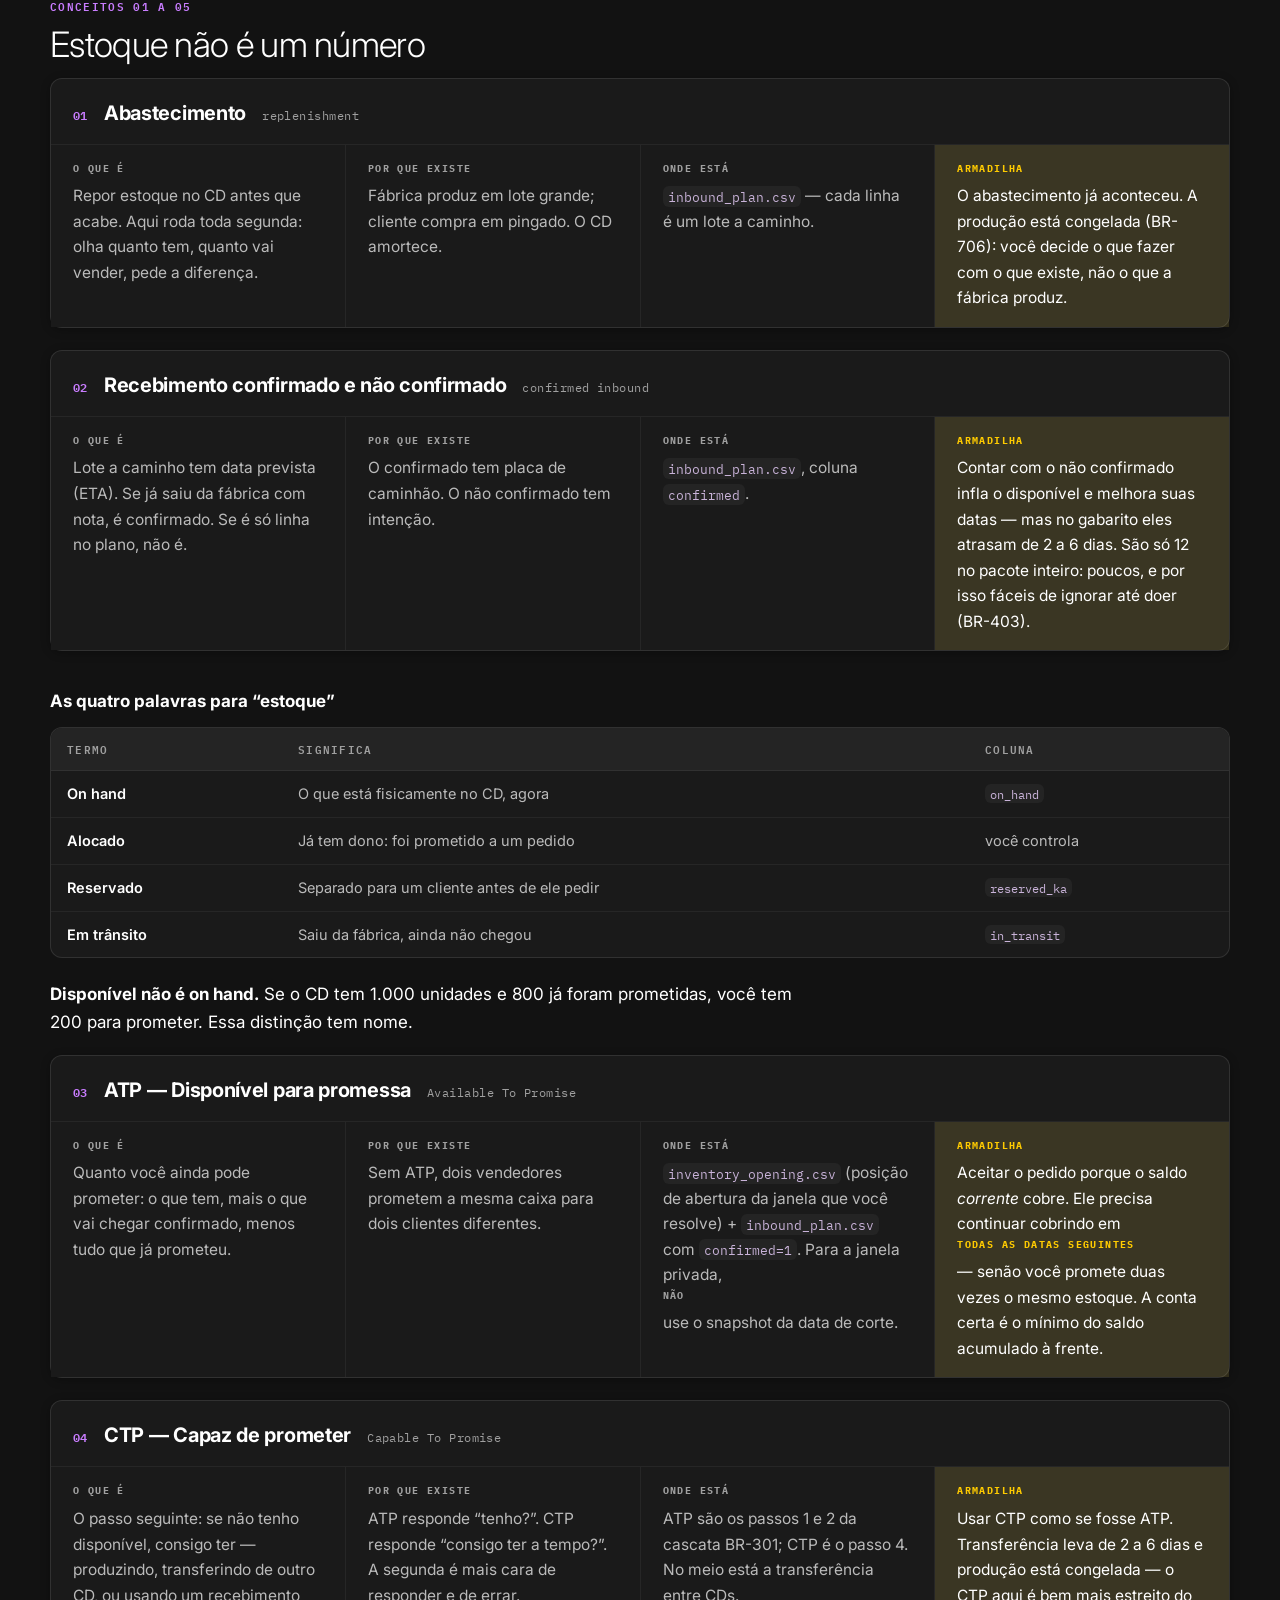
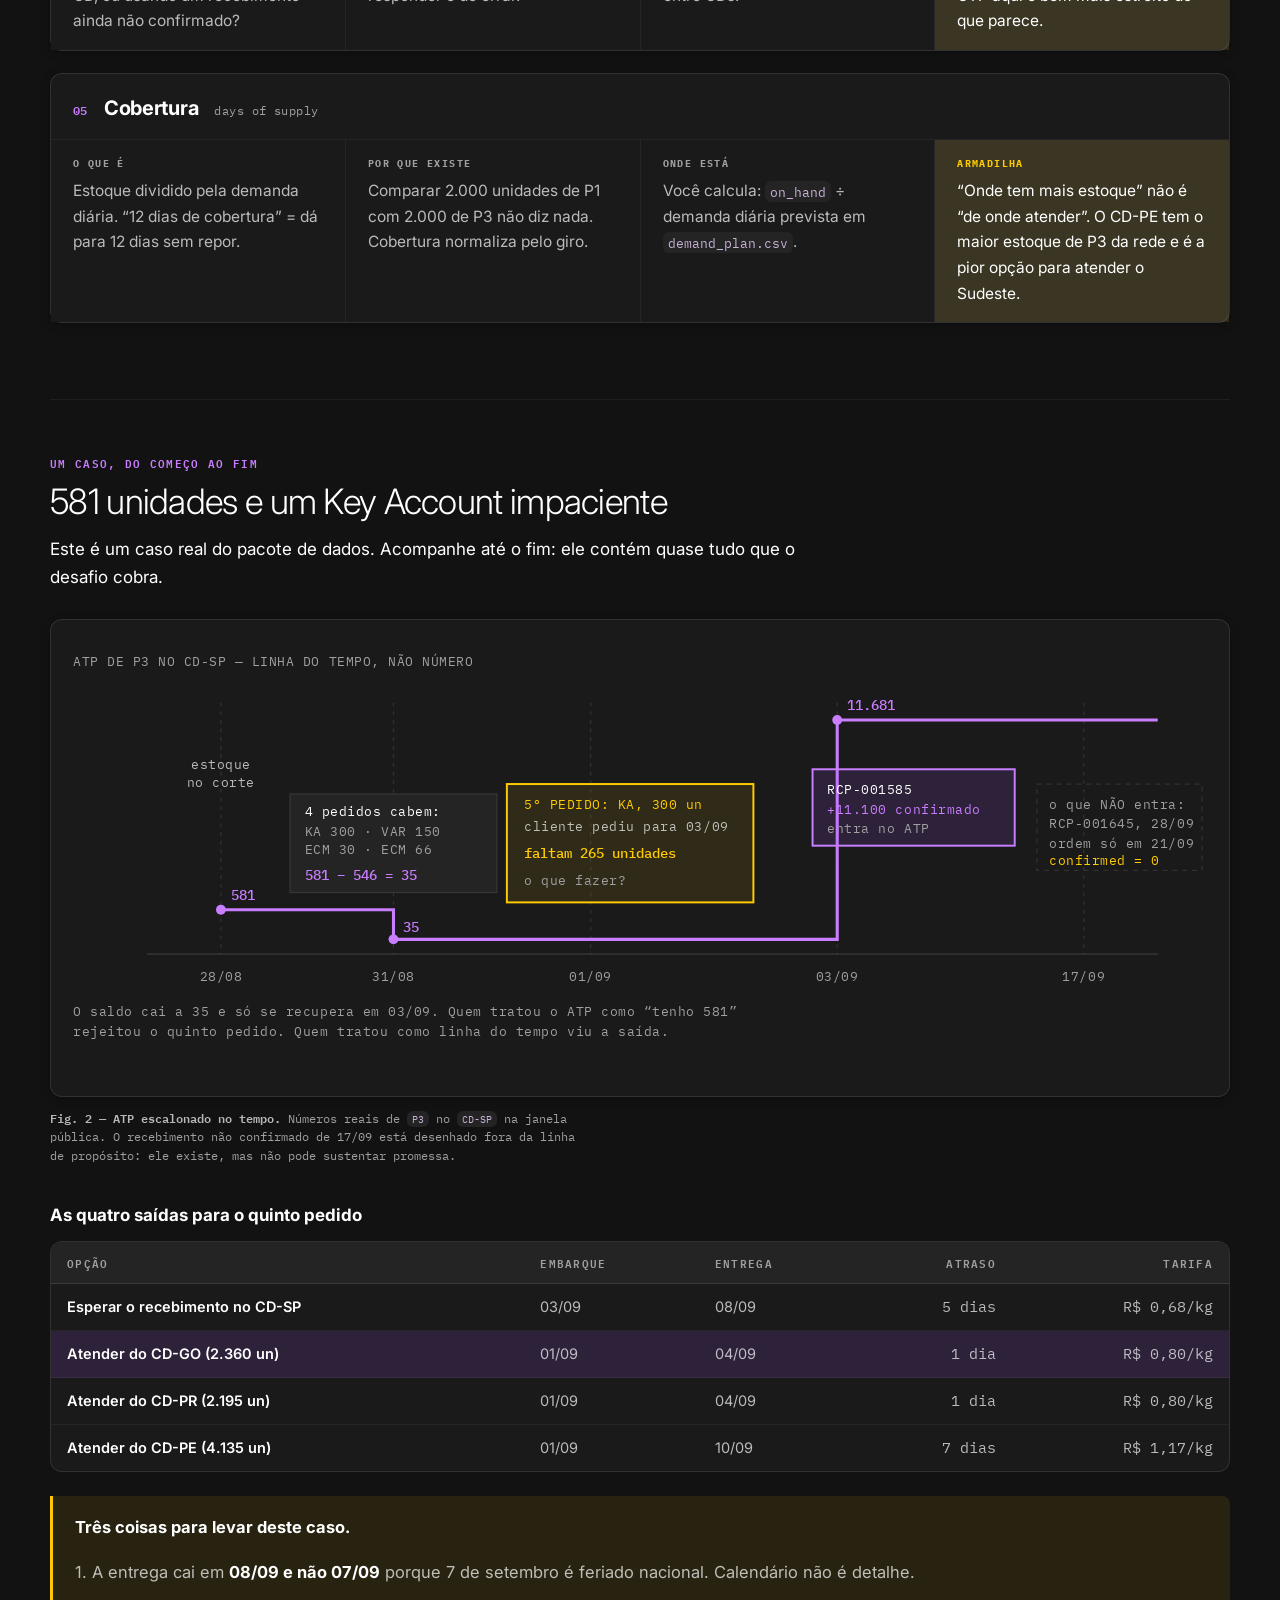
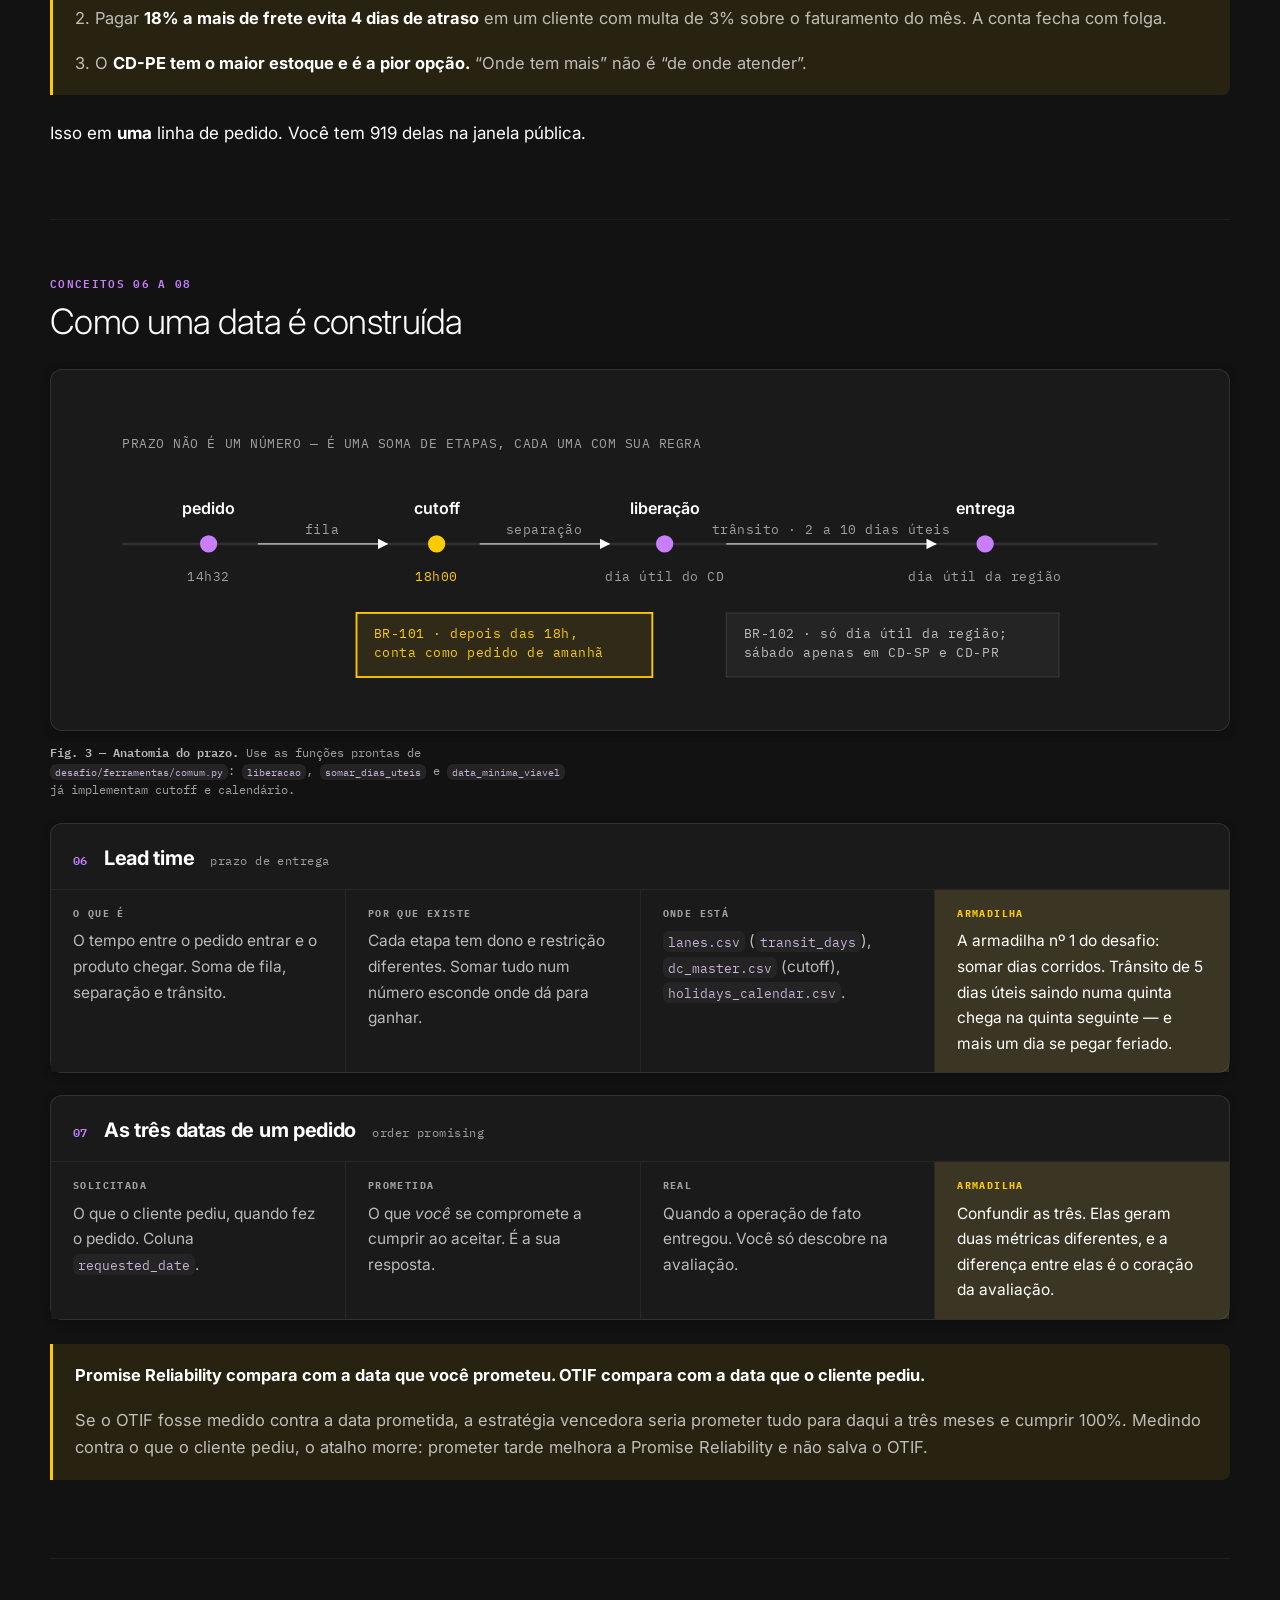
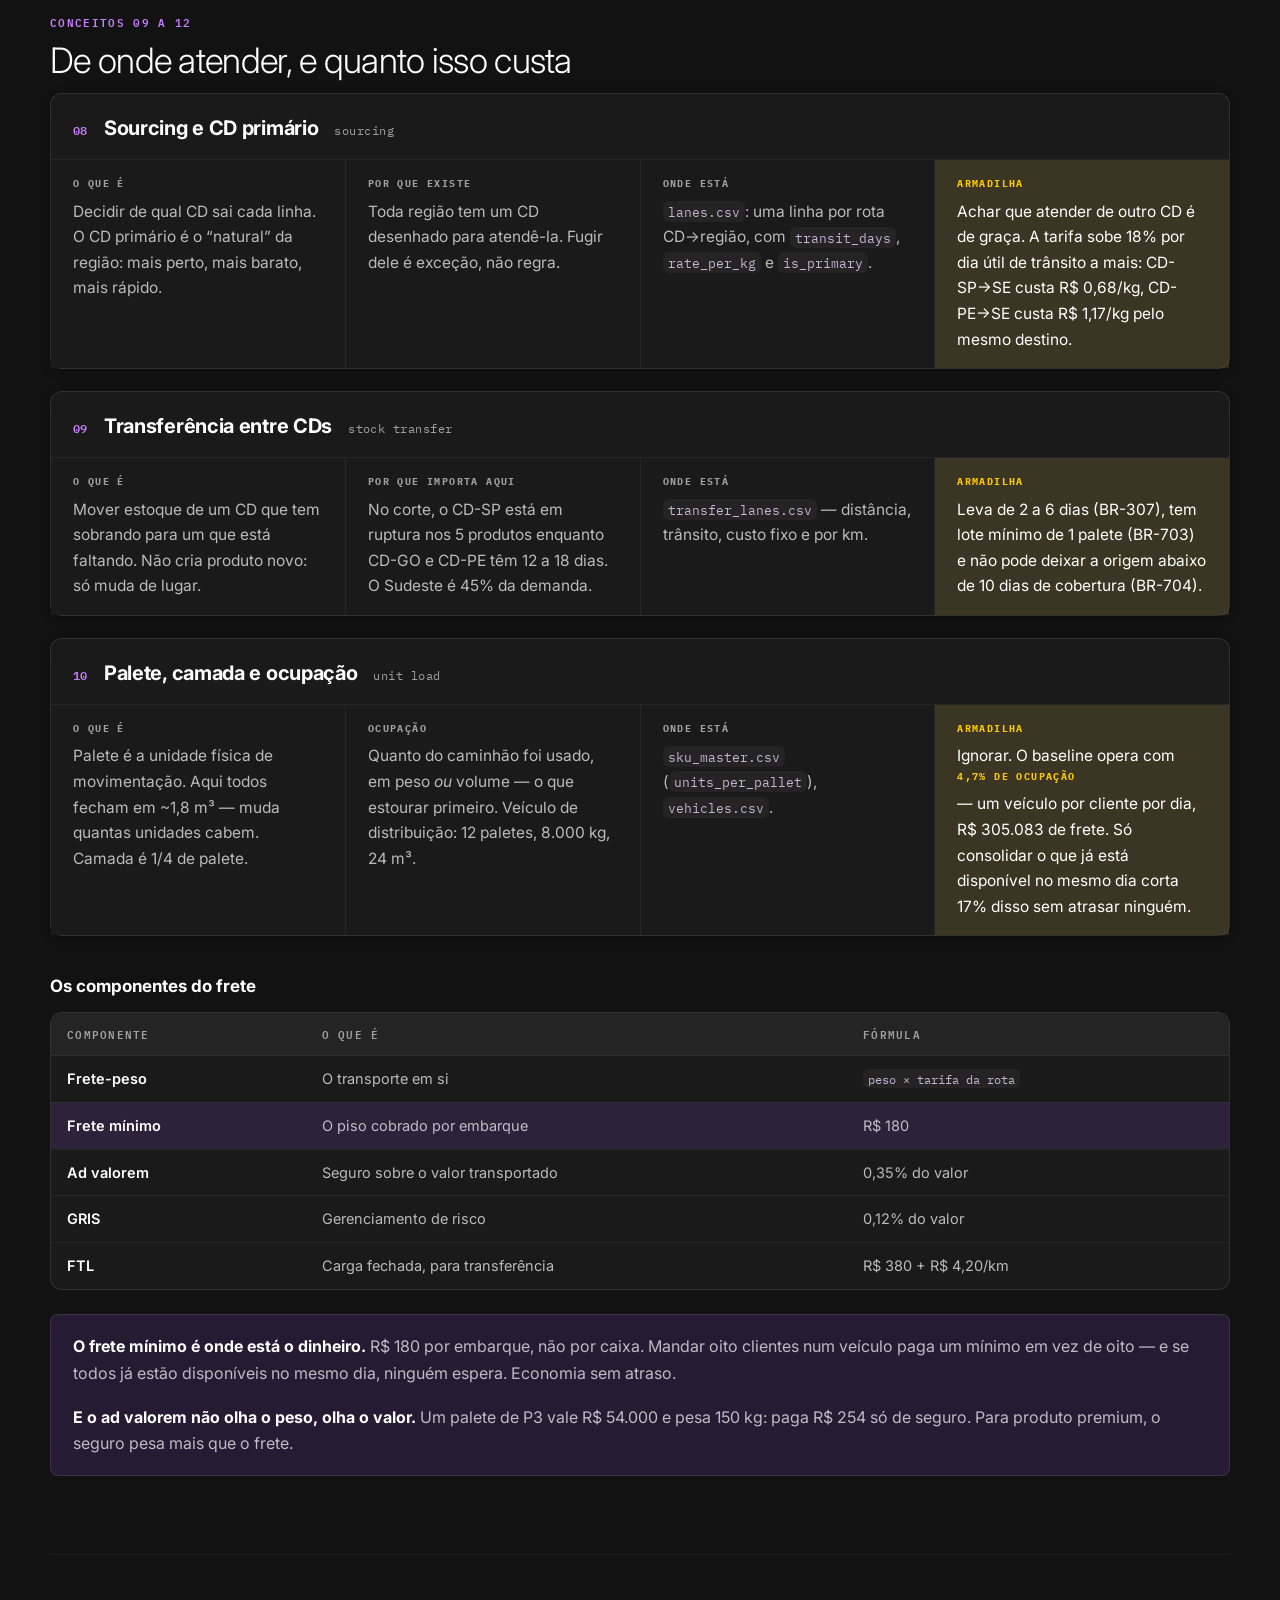
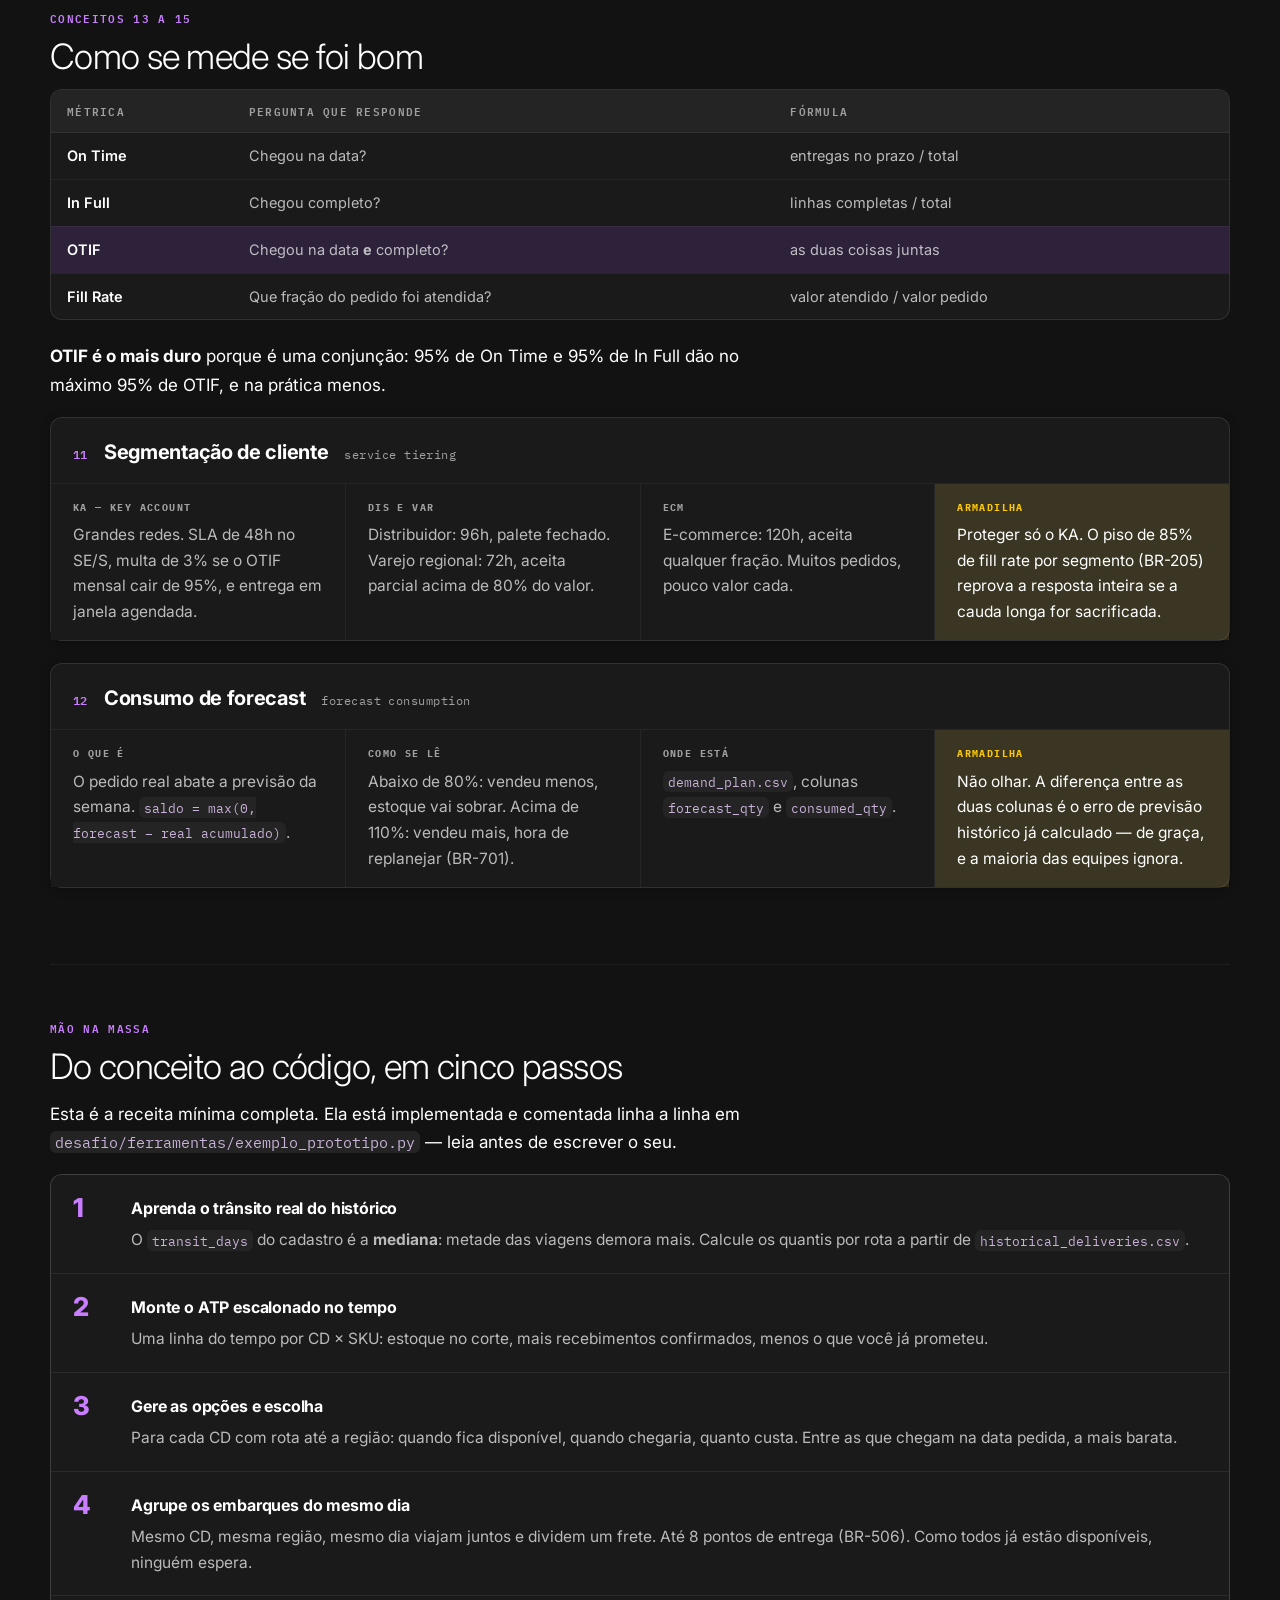
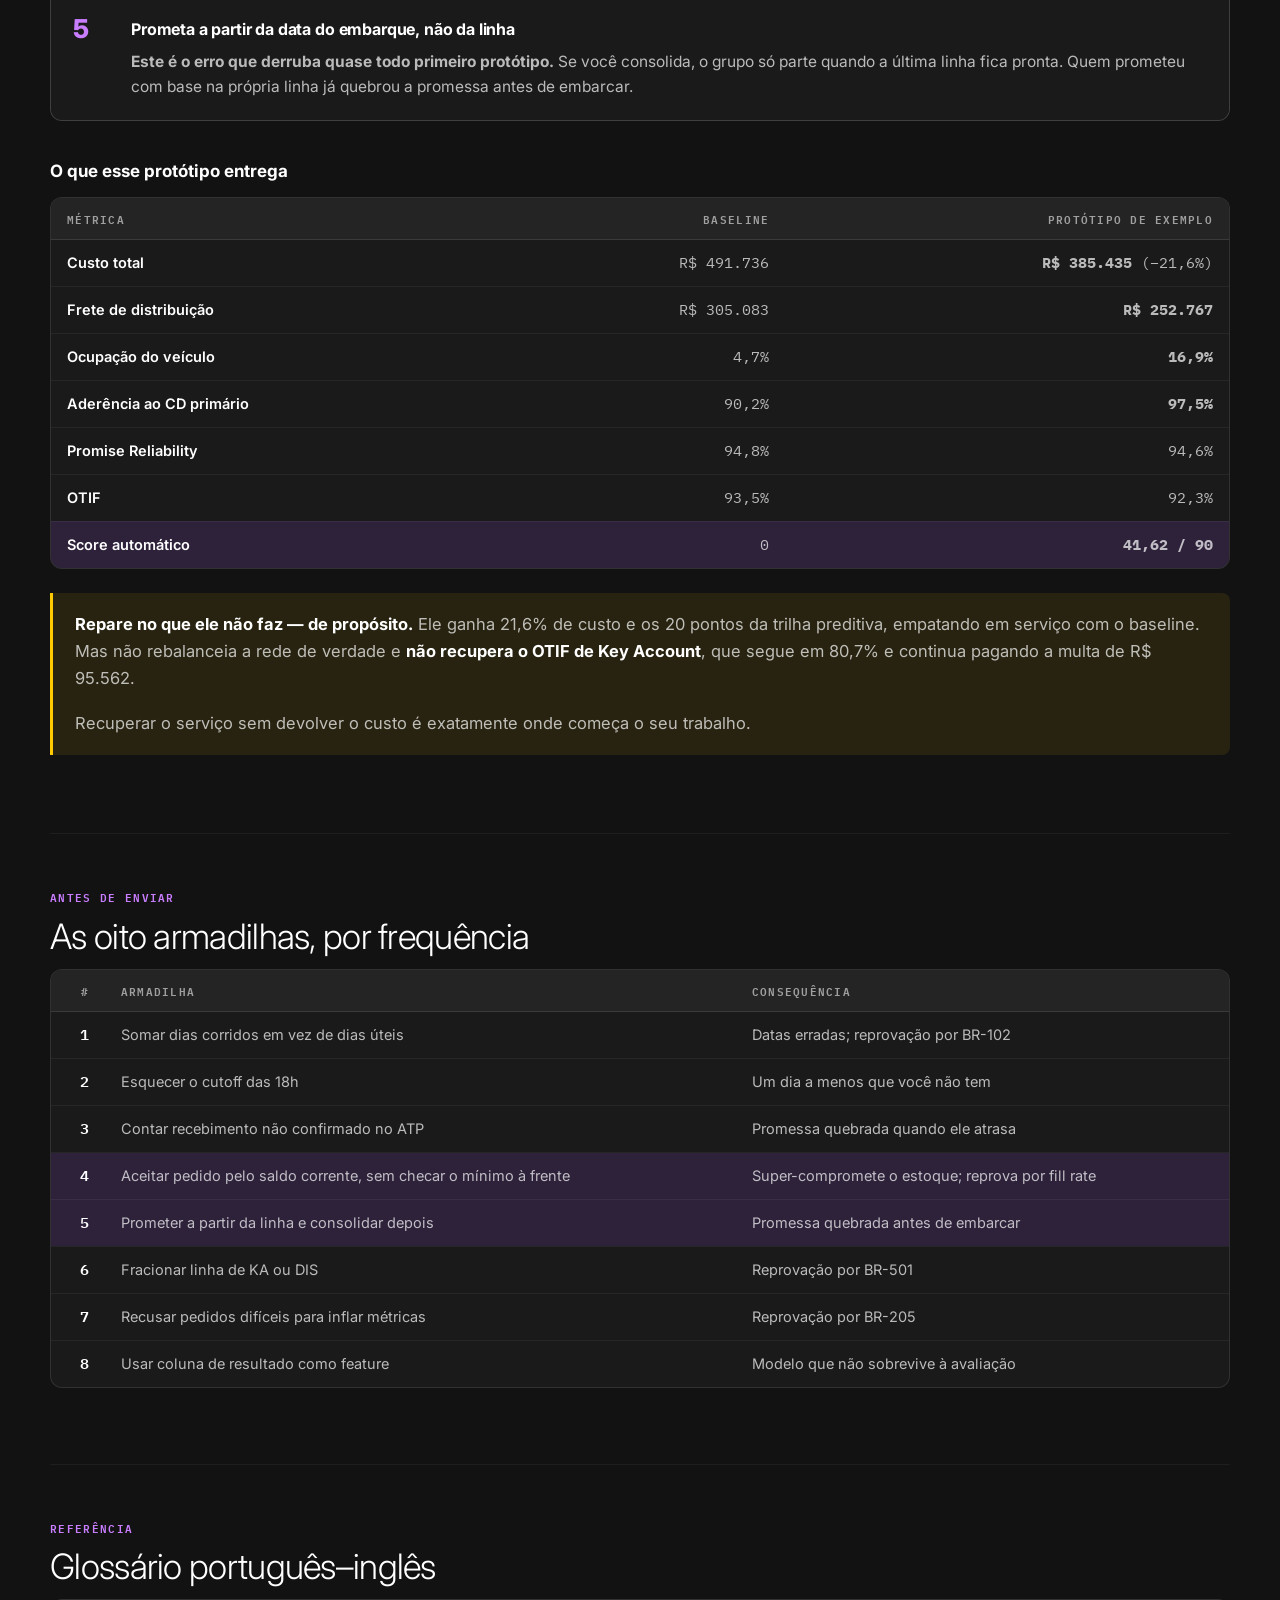
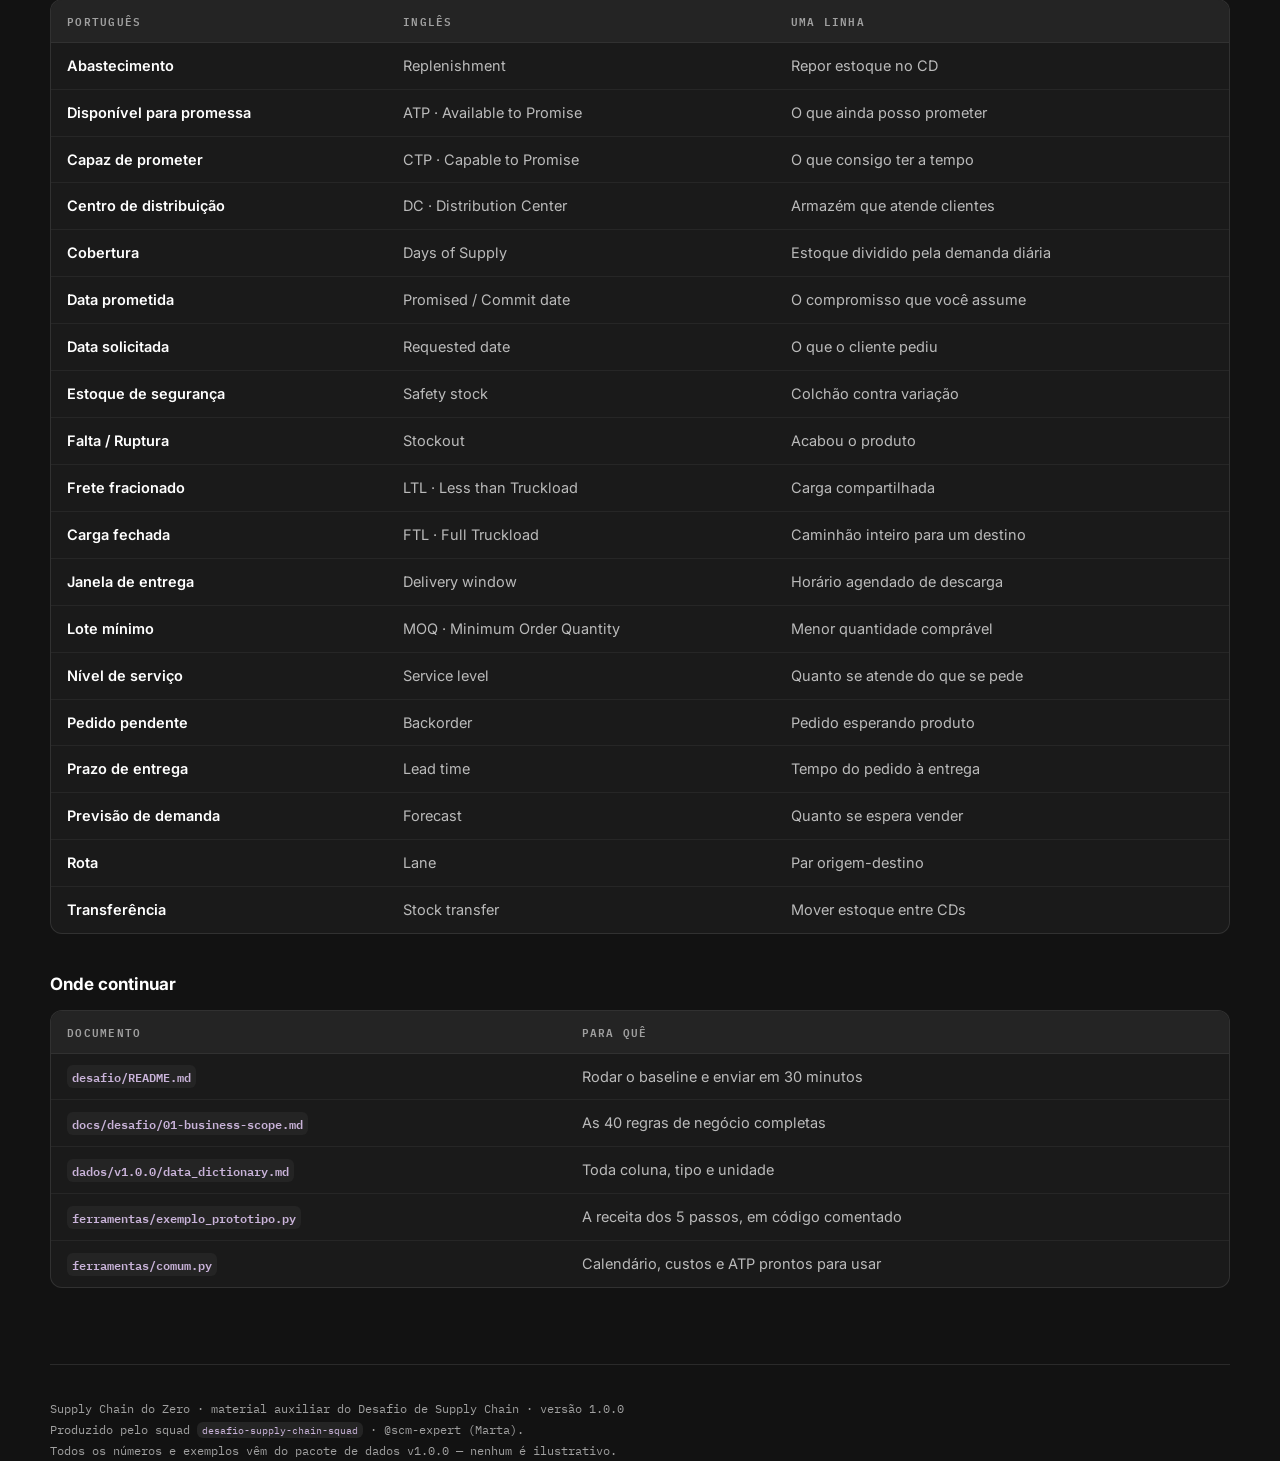
<file: docs/conceitos.html>
<!doctype html>
<html lang="pt-BR">
<head>
<meta charset="utf-8">
<meta name="viewport" content="width=device-width, initial-scale=1">
<title>Supply Chain do Zero</title>
<link rel="preconnect" href="https://fonts.googleapis.com">
<link rel="preconnect" href="https://fonts.gstatic.com" crossorigin>
<link rel="stylesheet" href="https://fonts.googleapis.com/css2?family=Inter:wght@200;300;400;600;700&family=IBM+Plex+Mono:wght@400;500;600&display=swap">

<style>
/* ============================================================
   Supply Chain do Zero — material auxiliar do desafio
   Mesma paleta da página de regras (teal de despacho + âmbar de
   sinalização), layout de manual: entradas numeradas, quatro
   campos fixos por conceito.
   ============================================================ */

:root {
  /* ============================================================
     Design system Apllos — namespace web (o padrão da marca).
     Fonte: apllos-design-system/build/css/tokens.css

     Dark-only de propósito. O design system não tem tema claro, e
     manter dois temas aqui seria a via rápida para texto branco em
     fundo branco. Sem alternância, o problema não existe.

     Contraste de cada par medido em conferir_contraste.py.
     ============================================================ */

  /* superfícies — color.web.background.* */
  --ground:      #121212;   /* base */
  --surface:     #1a1a1a;   /* surface */
  --surface-2:   #242424;   /* raised */

  /* bordas — color.web.border.* */
  --line:        rgba(255,255,255,.10);
  --line-soft:   rgba(255,255,255,.05);
  --line-forte:  rgba(255,255,255,.32);

  /* texto — color.web.text.* · 18.7 / 8.9 / 7.2 contra o fundo */
  --ink:         #ffffff;
  --ink-2:       rgba(255,255,255,.70);
  --ink-3:       #a0a0a0;

  /* acento violeta — texto usa o tom link (7.0:1); preenchimento usa o vivid */
  --accent:        #c97dff;   /* violet.tint — links, olho de seção, destaques */
  --accent-forte:  #AA39F9;   /* violet.vivid escurecido: o vivid original (#b655fa)
                                 deixa o branco em 3,70:1, abaixo do piso de 4,5.
                                 Este degrau dá 4,50:1 e mantém o violeta da marca. */
  --accent-base:   #a259ff;   /* violet.base — bordas de card */
  --accent-2:      rgba(162,89,255,.14);
  --accent-mist:   #c9b3d9;   /* violet.mist — números de estatística */

  /* sinal — amarelo institucional Pantone 116, 12.3:1 sobre o fundo */
  --signal:      #FFCB00;
  --signal-2:    rgba(255,203,0,.09);

  /* status — degraus clareados dos institucionais, para passarem no escuro
     Pantone 347 #398A35 -> #47AB42 (5.9:1) · Pantone 185 #ED1C2B -> #F25C67 (5.4:1) */
  --bom:         #47AB42;
  --alerta:      #F25C67;

  /* séries de gráfico — validadas no validador da skill dataviz:
     banda L 0.48–0.67, croma >= .10, ΔE 31.7 (deutan) e 32.0 (visão normal) */
  --serie-1:     #9B6DFF;
  --serie-2:     #BE8620;
  --trilho:      #2E2E2E;

  /* sombras — shadow.* */
  --shadow:      0 2px 10px rgba(0,0,0,.30);
  --shadow-alto: 0 10px 20px rgba(0,0,0,.40);
  --glow:        0 8px 32px rgba(139,77,184,.45);
  --gradiente:   linear-gradient(90deg,#c9b3d9,#b655fa);

  /* tipografia — Inter, do design system. O mono é acréscimo nosso:
     o design system não define família monoespaçada. */
  --display: Inter, -apple-system, "Segoe UI", Roboto, sans-serif;
  --body:    Inter, -apple-system, "Segoe UI", Roboto, sans-serif;
  --mono:    "IBM Plex Mono", ui-monospace, SFMono-Regular, Menlo, monospace;

  /* raios — radius.* */
  --r-sm: 6px; --r-md: 8px; --r-lg: 12px; --r-xl: 20px; --r-pill: 999px;

  --measure: 68ch;
  --wide: 1236px;   /* layout.content-max */
}

* { box-sizing: border-box; }

body {
  margin: 0;
  background: var(--ground);
  color: var(--ink);
  font-family: var(--body);
  font-size: 17px;
  line-height: 1.65;
  -webkit-font-smoothing: antialiased;
}

.shell { max-width: var(--wide); margin: 0 auto; padding: 0 28px; }
.col { max-width: var(--measure); }

/* ---------- Cabeçalho ---------- */

.masthead {
  border-bottom: 1px solid var(--line);
  background: var(--surface);
  padding: 60px 0 40px;
}
.kicker {
  font-family: var(--mono);
  font-size: 11.5px;
  letter-spacing: .18em;
  text-transform: uppercase;
  color: var(--accent);
  margin: 0 0 22px;
  display: flex;
  align-items: center;
  gap: 12px;
}
.kicker::after { content: ""; flex: 1; height: 1px; background: var(--line); max-width: 200px; }
h1 {
  font-family: var(--display);
  font-weight: 800;
  font-size: clamp(38px, 6.4vw, 68px);
  line-height: .97;
  letter-spacing: -.035em;
  margin: 0 0 22px;
  text-wrap: balance;
  max-width: 15ch;
}
h1 em { font-style: normal; color: var(--accent); }
.standfirst { font-size: 20px; line-height: 1.5; color: var(--ink-2); max-width: 60ch; margin: 0 0 26px; }

.promessa {
  display: grid;
  grid-template-columns: repeat(auto-fit, minmax(196px, 1fr));
  gap: 1px;
  background: var(--line);
  border: 1px solid var(--line);
}
.promessa div { background: var(--surface); padding: 16px 18px; }
.promessa b {
  display: block;
  font-family: var(--mono);
  font-size: 10.5px;
  letter-spacing: .13em;
  text-transform: uppercase;
  color: var(--accent);
  margin-bottom: 5px;
}
.promessa span { font-size: 15px; color: var(--ink-2); }

/* ---------- Navegação ---------- */

nav.rail {
  position: sticky; top: 0; z-index: 20;
  background: var(--ground);
  border-bottom: 1px solid var(--line);
  overflow-x: auto;
}
nav.rail ul { display: flex; list-style: none; margin: 0 auto; padding: 0 28px; max-width: var(--wide); }
nav.rail a {
  display: block; padding: 13px 15px;
  font-family: var(--mono); font-size: 11.5px;
  letter-spacing: .09em; text-transform: uppercase;
  color: var(--ink-3); text-decoration: none; white-space: nowrap;
  border-bottom: 2px solid transparent;
}
nav.rail a:hover, nav.rail a:focus-visible { color: var(--ink); border-bottom-color: var(--accent); }

/* ---------- Seções ---------- */

main { padding-bottom: 80px; }
section { padding: 54px 0; border-bottom: 1px solid var(--line-soft); }
section:last-of-type { border-bottom: none; }

.tag {
  font-family: var(--mono); font-size: 11px;
  letter-spacing: .16em; text-transform: uppercase;
  color: var(--signal); margin: 0 0 10px;
}
h2 {
  font-family: var(--display); font-weight: 700;
  font-size: clamp(26px, 3.3vw, 35px);
  letter-spacing: -.025em; line-height: 1.1;
  margin: 0 0 14px; text-wrap: balance;
}
h3 { font-family: var(--display); font-weight: 700; font-size: 17px; margin: 36px 0 12px; }
h4 {
  font-family: var(--mono); font-weight: 600; font-size: 11.5px;
  letter-spacing: .14em; text-transform: uppercase;
  color: var(--ink-3); margin: 28px 0 10px;
}
p { margin: 0 0 18px; }
.lead { font-size: 19px; color: var(--ink-2); }
a { color: var(--accent); }
ul.plain { margin: 0 0 18px; padding-left: 1.15em; }
ul.plain li { margin-bottom: 7px; }

code, .mono { font-family: var(--mono); font-size: .855em; }
code { background: var(--surface-2); padding: 1.5px 5px; border-radius: 3px; color: var(--ink); }

/* ---------- Conceito ---------- */

.conceito {
  border: 1px solid var(--line);
  background: var(--surface);
  margin-bottom: 22px;
  box-shadow: var(--shadow);
}
.conceito > header {
  display: flex; align-items: baseline; gap: 16px;
  padding: 18px 22px 14px;
  border-bottom: 1px solid var(--line-soft);
}
.conceito .n {
  font-family: var(--mono); font-weight: 600; font-size: 12px;
  color: var(--signal); letter-spacing: .04em; flex-shrink: 0;
}
.conceito h3 { margin: 0; font-size: 20px; letter-spacing: -.015em; }
.conceito .en {
  font-family: var(--mono); font-size: 11.5px;
  color: var(--ink-3); letter-spacing: .04em;
}
.campos { display: grid; grid-template-columns: repeat(auto-fit, minmax(250px, 1fr)); gap: 1px; background: var(--line-soft); }
.campo { background: var(--surface); padding: 16px 22px; }
.campo b {
  display: block;
  font-family: var(--mono); font-size: 10px;
  letter-spacing: .14em; text-transform: uppercase;
  color: var(--ink-3); margin-bottom: 6px;
}
.campo p { margin: 0; font-size: 15.5px; color: var(--ink-2); }
.campo.armadilha { background: var(--signal-2); }
.campo.armadilha b { color: var(--signal); }
.campo.armadilha p { color: var(--ink); }

/* ---------- Tabelas ---------- */

.scroll { overflow-x: auto; margin: 0 0 22px; border: 1px solid var(--line); background: var(--surface); }
table { width: 100%; border-collapse: collapse; font-family: var(--display); font-size: 14.5px; min-width: 500px; }
thead th {
  text-align: left; font-family: var(--mono); font-weight: 600;
  font-size: 10.5px; letter-spacing: .12em; text-transform: uppercase;
  color: var(--ink-3); padding: 12px 16px;
  border-bottom: 1px solid var(--line); background: var(--surface-2); white-space: nowrap;
}
tbody td { padding: 11px 16px; border-bottom: 1px solid var(--line-soft); vertical-align: top; color: var(--ink-2); }
tbody tr:last-child td { border-bottom: none; }
tbody td:first-child { color: var(--ink); font-weight: 600; }
td.num, th.num { text-align: right; font-family: var(--mono); font-variant-numeric: tabular-nums; }
tbody tr:hover td { background: var(--accent-2); }
tr.destaque td { background: var(--signal-2); }
tr.destaque:hover td { background: var(--signal-2); }

/* ---------- Blocos ---------- */

.figure { margin: 28px 0 24px; }
.figure .frame {
  border: 1px solid var(--line); background: var(--surface);
  padding: 26px 22px; overflow-x: auto; box-shadow: var(--shadow);
}
.figure svg { display: block; width: 100%; height: auto; min-width: 560px; }
figcaption {
  font-family: var(--mono); font-size: 11.5px; line-height: 1.6;
  color: var(--ink-3); margin-top: 12px; max-width: 76ch;
}
figcaption b { color: var(--ink-2); font-weight: 600; }

.note {
  border-left: 3px solid var(--signal); background: var(--signal-2);
  padding: 18px 22px; margin: 24px 0; font-size: 16.5px; color: var(--ink-2);
}
.note b { color: var(--ink); }
.note :last-child { margin-bottom: 0; }

.callout {
  background: var(--accent-2); border: 1px solid var(--line);
  padding: 18px 22px; font-size: 16px; color: var(--ink-2); margin: 24px 0;
}
.callout b { color: var(--ink); }
.callout :last-child { margin-bottom: 0; }

pre {
  font-family: var(--mono); font-size: 13px; line-height: 1.65;
  background: var(--surface); border: 1px solid var(--line);
  padding: 18px 20px; overflow-x: auto; margin: 0 0 22px; color: var(--ink-2);
}
pre b { color: var(--ink); font-weight: 600; }

.passos { counter-reset: passo; display: grid; gap: 1px; background: var(--line); border: 1px solid var(--line); margin-bottom: 24px; }
.passo { background: var(--surface); padding: 20px 22px; display: grid; grid-template-columns: 40px 1fr; gap: 18px; }
.passo::before {
  counter-increment: passo; content: counter(passo);
  font-family: var(--display); font-weight: 800; font-size: 26px;
  color: var(--accent); line-height: 1;
}
.passo h4 { margin: 0 0 6px; font-family: var(--display); font-size: 16px;
  text-transform: none; letter-spacing: -.01em; color: var(--ink); font-weight: 700; }
.passo p { margin: 0; font-size: 15.5px; color: var(--ink-2); }

/* SVG tokens */
.s-ink { fill: var(--ink); }
.s-ink2 { fill: var(--ink-2); }
.s-ink3 { fill: var(--ink-3); }
.s-accent { fill: var(--accent); }
.s-signal { fill: var(--signal); }
.svg-label { font-family: var(--display); font-weight: 600; font-size: 13px; }
.svg-small { font-family: var(--mono); font-size: 10.5px; letter-spacing: .04em; }
.svg-num { font-family: var(--mono); font-size: 11px; font-weight: 500; }

footer {
  padding: 34px 0 0; font-family: var(--mono); font-size: 11.5px;
  line-height: 1.8; color: var(--ink-3); border-top: 1px solid var(--line);
}

@media (max-width: 720px) {
  body { font-size: 16px; }
  .shell { padding: 0 20px; }
  nav.rail ul { padding: 0 20px; }
  .masthead { padding: 42px 0 30px; }
  .conceito > header { flex-wrap: wrap; gap: 8px; }
}

@media (prefers-reduced-motion: reduce) { * { animation: none !important; transition: none !important; } }

/* ---------- voz do design system Apllos ---------- */
body { font-family: var(--body); font-weight: 400; }
h1, h2, h3, .fact b, .kpi h3 { font-family: var(--display); }
h1 { font-weight: 200; letter-spacing: -.045em; }
h2 { font-weight: 300; letter-spacing: -.02em; }
h1 em, .destaque-gradiente {
  font-style: normal;
  background: var(--gradiente);
  -webkit-background-clip: text; background-clip: text; color: transparent;
}
.kicker, .tag { color: var(--accent); font-weight: 600; letter-spacing: .12em; }
.standfirst, .lead { font-weight: 300; }

.facts, .promessa, .grid, .kpis, .passos { border-radius: var(--r-lg); overflow: hidden; }
.card, .cell, .fact, .kpi, .conceito, .campo, .passo, .promessa div { background: var(--surface); }
.conceito, .testador, .scroll, .figure .frame, pre {
  border-radius: var(--r-lg);
}
.fact b { font-weight: 600; color: var(--accent-mist); }
.cell .code, .conceito .n { color: var(--accent); }

.btn {
  border-radius: var(--r-pill);
  background: var(--accent-forte); color: #fff;
  font-family: var(--display); font-weight: 600;
  box-shadow: var(--glow);
  padding: 13px 30px; border: 1px solid transparent;
}
.btn:hover { filter: brightness(1.08); transform: translateY(-1px); }
.btn.sec { background: transparent; color: var(--accent); border-color: var(--line-forte); box-shadow: none; }
.btn.sec:hover { border-color: var(--accent); }

.pill { border-radius: var(--r-pill); border-width: 1px; }
.note { border-left-color: var(--signal); background: var(--signal-2); border-radius: 0 var(--r-md) var(--r-md) 0; }
.callout { background: var(--accent-2); border-color: var(--line); border-radius: var(--r-md); }
.campo.armadilha { background: var(--signal-2); }
.campo.armadilha b { color: var(--signal); }
tr.destaque td { background: var(--accent-2); }
tr.destaque:hover td { background: var(--accent-2); }
tbody tr:hover td { background: rgba(255,255,255,.04); }
code { background: var(--surface-2); border-radius: var(--r-sm); color: var(--accent-mist); }
.barra { border-radius: 0 var(--r-sm) var(--r-sm) 0; }
.marca-meta { background: var(--ink); }
.sitenav { background: #000; border-bottom: 1px solid var(--line); }
.sitenav a { color: var(--ink-3); }
.sitenav a:hover, .sitenav a:focus-visible { color: var(--ink); }
.sitenav a.ativo { color: var(--ink); box-shadow: inset 0 -2px 0 var(--accent-forte); }
.sitenav .marca { color: var(--ink); }
nav.rail { background: var(--ground); }
.masthead { background: var(--surface); }


/* barra de navegação do site — injetada pelo gerador */
.sitenav { background: var(--ink); border-bottom: 1px solid var(--ink); }
.sitenav-in {
  max-width: 1140px; margin: 0 auto; padding: 0 28px;
  display: flex; align-items: center; gap: 4px; flex-wrap: wrap;
}
.sitenav a {
  display: block; padding: 12px 12px; text-decoration: none;
  font-family: var(--mono); font-size: 11.5px; letter-spacing: .1em;
  text-transform: uppercase; color: #9fb3ae;
}
.sitenav a:hover, .sitenav a:focus-visible { color: #fff; }
.sitenav a.ativo { color: #fff; box-shadow: inset 0 -2px 0 var(--accent); }
.sitenav .marca {
  font-family: var(--display); font-weight: 700; font-size: 14px;
  letter-spacing: -.01em; text-transform: none; color: #fff; padding-left: 0;
}
.sitenav .sep { flex: 1; }
@media (max-width: 720px) { .sitenav-in { padding: 0 20px; } .sitenav .sep { flex: 0; } }
</style>

</head>
<body>
<nav class="sitenav">
  <div class="sitenav-in">
    <a class="marca" href="./index.html">Desafio&nbsp;Supply&nbsp;Chain</a>
    <span class="sep"></span>
    <a href="./index.html">Início</a>
    <a href="./dados.html">Dados</a>
    <a href="./placar.html">Placar</a>
    <a href="./ranking.html">Ranking</a>
    <a href="./regras.html">Regras</a>
    <a href="./conceitos.html" class="ativo">Conceitos</a>
  </div>
</nav>
<header class="masthead">
  <div class="shell">
    <p class="kicker">Material auxiliar · Desafio de Supply Chain</p>
    <h1>Supply Chain do <em>Zero</em></h1>
    <p class="standfirst">
      Escrito para quem vem de dados, IA ou otimização e precisa entender o problema o
      suficiente para construir um protótipo — não para virar especialista em logística.
    </p>
    <div class="promessa">
      <div><b>Ao final você sabe</b><span>O que é ATP, e por que ele é uma linha do tempo</span></div>
      <div><b>Ao final você sabe</b><span>Como uma data prometida é calculada, etapa por etapa</span></div>
      <div><b>Ao final você sabe</b><span>Onde cada conceito mora nos CSVs do pacote</span></div>
      <div><b>Ao final você sabe</b><span>As 8 armadilhas que reprovam a primeira resposta</span></div>
    </div>
  </div>
</header>

<nav class="rail">
  <ul>
    <li><a href="#mapa">O mapa mental</a></li>
    <li><a href="#estoque">Estoque e ATP</a></li>
    <li><a href="#exemplo">Exemplo real</a></li>
    <li><a href="#prazo">Prazo e promessa</a></li>
    <li><a href="#rede">Rede e frete</a></li>
    <li><a href="#servico">Métricas</a></li>
    <li><a href="#codigo">Do conceito ao código</a></li>
    <li><a href="#armadilhas">Armadilhas</a></li>
    <li><a href="#glossario">Glossário</a></li>
  </ul>
</nav>

<main class="shell">

  <!-- ============================ MAPA ============================ -->
  <section id="mapa">
    <p class="tag">Cinco minutos</p>
    <h2>Dois fluxos que não se falam</h2>
    <div class="col">
      <p class="lead">
        A cadeia tem três nós e dois fluxos. Entender por que eles não se falam é entender
        todo o desafio.
      </p>
    </div>

    <figure class="figure">
      <div class="frame">
        <svg viewBox="0 0 920 348" role="img" aria-label="Diagrama dos dois fluxos: abastecimento planejado da fábrica ao CD, e atendimento reativo do CD ao cliente">
          <defs>
            <marker id="a1" viewBox="0 0 10 10" refX="9" refY="5" markerWidth="7" markerHeight="7" orient="auto-start-reverse">
              <path d="M0,0 L10,5 L0,10 z" fill="currentColor"/>
            </marker>
          </defs>

          <!-- fluxo 1 -->
          <text x="30" y="26" class="svg-small s-accent">FLUXO 1 · ABASTECIMENTO — empurra, planejado semanas antes, lote grande</text>
          <g fill="none" stroke="var(--accent)" stroke-width="2" color="var(--accent)">
            <path d="M215,88 L360,88" marker-end="url(#a1)"/>
          </g>
          <rect x="30" y="58" width="185" height="60" rx="2" fill="var(--accent-2)" stroke="var(--accent)" stroke-width="1.6"/>
          <text x="48" y="84" class="svg-label s-ink">FÁBRICA</text>
          <text x="48" y="103" class="svg-small s-ink3">PL-01 · PL-02</text>
          <text x="228" y="80" class="svg-small s-ink3">com PREVISÃO</text>
          <text x="228" y="106" class="svg-small s-ink3">lead time 1–6 d</text>

          <!-- CD central -->
          <rect x="360" y="40" width="200" height="200" rx="2" fill="var(--surface-2)" stroke="var(--ink)" stroke-width="2"/>
          <text x="380" y="70" class="svg-label s-ink">CENTRO DE</text>
          <text x="380" y="88" class="svg-label s-ink">DISTRIBUIÇÃO</text>
          <text x="380" y="112" class="svg-small s-ink3">CD-SP · CD-PR</text>
          <text x="380" y="128" class="svg-small s-ink3">CD-GO · CD-PE</text>
          <line x1="380" y1="146" x2="540" y2="146" stroke="var(--line)"/>
          <text x="380" y="170" class="svg-small s-signal">o amortecedor entre</text>
          <text x="380" y="186" class="svg-small s-signal">dois ritmos diferentes</text>
          <text x="380" y="214" class="svg-small s-ink3">é aqui que o</text>
          <text x="380" y="229" class="svg-small s-ink3">desafio acontece</text>

          <!-- fluxo 2 -->
          <text x="600" y="26" class="svg-small s-signal">FLUXO 2 · ATENDIMENTO — puxa, reativo</text>
          <g fill="none" stroke="var(--signal)" stroke-width="2" color="var(--signal)">
            <path d="M560,88 L700,88" marker-end="url(#a1)"/>
          </g>
          <rect x="700" y="58" width="190" height="60" rx="2" fill="var(--signal-2)" stroke="var(--signal)" stroke-width="1.6"/>
          <text x="718" y="84" class="svg-label s-ink">CLIENTE</text>
          <text x="718" y="103" class="svg-small s-ink3">KA · DIS · VAR · ECM</text>
          <text x="576" y="112" class="svg-small s-ink3">com REALIDADE</text>

          <!-- transferencia -->
          <g fill="none" stroke="var(--signal)" stroke-width="1.6" stroke-dasharray="4 4" color="var(--signal)">
            <path d="M400,240 C400,290 520,290 520,242" marker-end="url(#a1)"/>
          </g>
          <text x="460" y="308" class="svg-small s-signal" text-anchor="middle">transferência entre CDs — a alavanca que VOCÊ controla</text>

          <!-- descompasso -->
          <text x="30" y="270" class="svg-small s-ink3">O plano posicionou o estoque semanas atrás.</text>
          <text x="30" y="288" class="svg-small s-ink3">O pedido real chegou agora e não obedeceu ao plano.</text>
          <text x="30" y="334" class="svg-small s-ink">Sua tarefa: a melhor decisão possível com o estoque que já está onde está.</text>
        </svg>
      </div>
      <figcaption>
        <b>Fig. 1 — Os dois ritmos.</b> A fábrica produz em campanha, lote grande, poucas vezes.
        O cliente compra em pingado, todo dia. O CD existe para absorver a diferença — e a
        decisão do desafio nasce exatamente quando essa absorção não é suficiente.
      </figcaption>
    </figure>

    <div class="callout">
      <p><b>Se você vem de machine learning:</b> pense no plano de demanda como o
      <em>treino</em> e no pedido real como o dado de produção que veio de uma distribuição
      diferente. Só que aqui você não pode retreinar — você tem que atender.</p>
    </div>
  </section>

  <!-- ============================ ESTOQUE ============================ -->
  <section id="estoque">
    <p class="tag">Conceitos 01 a 05</p>
    <h2>Estoque não é um número</h2>

    <div class="conceito">
      <header><span class="n">01</span><h3>Abastecimento</h3><span class="en">replenishment</span></header>
      <div class="campos">
        <div class="campo"><b>O que é</b><p>Repor estoque no CD antes que acabe. Aqui roda toda segunda: olha quanto tem, quanto vai vender, pede a diferença.</p></div>
        <div class="campo"><b>Por que existe</b><p>Fábrica produz em lote grande; cliente compra em pingado. O CD amortece.</p></div>
        <div class="campo"><b>Onde está</b><p><code>inbound_plan.csv</code> — cada linha é um lote a caminho.</p></div>
        <div class="campo armadilha"><b>Armadilha</b><p>O abastecimento já aconteceu. A produção está congelada (BR-706): você decide o que fazer com o que existe, não o que a fábrica produz.</p></div>
      </div>
    </div>

    <div class="conceito">
      <header><span class="n">02</span><h3>Recebimento confirmado e não confirmado</h3><span class="en">confirmed inbound</span></header>
      <div class="campos">
        <div class="campo"><b>O que é</b><p>Lote a caminho tem data prevista (ETA). Se já saiu da fábrica com nota, é confirmado. Se é só linha no plano, não é.</p></div>
        <div class="campo"><b>Por que existe</b><p>O confirmado tem placa de caminhão. O não confirmado tem intenção.</p></div>
        <div class="campo"><b>Onde está</b><p><code>inbound_plan.csv</code>, coluna <code>confirmed</code>.</p></div>
        <div class="campo armadilha"><b>Armadilha</b><p>Contar com o não confirmado infla o disponível e melhora suas datas — mas no gabarito eles atrasam de 2 a 6 dias. São só 12 no pacote inteiro: poucos, e por isso fáceis de ignorar até doer (BR-403).</p></div>
      </div>
    </div>

    <h3>As quatro palavras para “estoque”</h3>
    <div class="scroll">
      <table>
        <thead><tr><th>Termo</th><th>Significa</th><th>Coluna</th></tr></thead>
        <tbody>
          <tr><td>On hand</td><td>O que está fisicamente no CD, agora</td><td><code>on_hand</code></td></tr>
          <tr><td>Alocado</td><td>Já tem dono: foi prometido a um pedido</td><td>você controla</td></tr>
          <tr><td>Reservado</td><td>Separado para um cliente antes de ele pedir</td><td><code>reserved_ka</code></td></tr>
          <tr><td>Em trânsito</td><td>Saiu da fábrica, ainda não chegou</td><td><code>in_transit</code></td></tr>
        </tbody>
      </table>
    </div>
    <p class="col"><b>Disponível não é on hand.</b> Se o CD tem 1.000 unidades e 800 já foram
    prometidas, você tem 200 para prometer. Essa distinção tem nome.</p>

    <div class="conceito">
      <header><span class="n">03</span><h3>ATP — Disponível para promessa</h3><span class="en">Available To Promise</span></header>
      <div class="campos">
        <div class="campo"><b>O que é</b><p>Quanto você ainda pode prometer: o que tem, mais o que vai chegar confirmado, menos tudo que já prometeu.</p></div>
        <div class="campo"><b>Por que existe</b><p>Sem ATP, dois vendedores prometem a mesma caixa para dois clientes diferentes.</p></div>
        <div class="campo"><b>Onde está</b><p><code>inventory_opening.csv</code> (posição de abertura da janela que você resolve) + <code>inbound_plan.csv</code> com <code>confirmed=1</code>. Para a janela privada, <b>não</b> use o snapshot da data de corte.</p></div>
        <div class="campo armadilha"><b>Armadilha</b><p>Aceitar o pedido porque o saldo <em>corrente</em> cobre. Ele precisa continuar cobrindo em <b>todas as datas seguintes</b> — senão você promete duas vezes o mesmo estoque. A conta certa é o mínimo do saldo acumulado à frente.</p></div>
      </div>
    </div>

    <div class="conceito">
      <header><span class="n">04</span><h3>CTP — Capaz de prometer</h3><span class="en">Capable To Promise</span></header>
      <div class="campos">
        <div class="campo"><b>O que é</b><p>O passo seguinte: se não tenho disponível, consigo ter — produzindo, transferindo de outro CD, ou usando um recebimento ainda não confirmado?</p></div>
        <div class="campo"><b>Por que existe</b><p>ATP responde “tenho?”. CTP responde “consigo ter a tempo?”. A segunda é mais cara de responder e de errar.</p></div>
        <div class="campo"><b>Onde está</b><p>ATP são os passos 1 e 2 da cascata BR-301; CTP é o passo 4. No meio está a transferência entre CDs.</p></div>
        <div class="campo armadilha"><b>Armadilha</b><p>Usar CTP como se fosse ATP. Transferência leva de 2 a 6 dias e produção está congelada — o CTP aqui é bem mais estreito do que parece.</p></div>
      </div>
    </div>

    <div class="conceito">
      <header><span class="n">05</span><h3>Cobertura</h3><span class="en">days of supply</span></header>
      <div class="campos">
        <div class="campo"><b>O que é</b><p>Estoque dividido pela demanda diária. “12 dias de cobertura” = dá para 12 dias sem repor.</p></div>
        <div class="campo"><b>Por que existe</b><p>Comparar 2.000 unidades de P1 com 2.000 de P3 não diz nada. Cobertura normaliza pelo giro.</p></div>
        <div class="campo"><b>Onde está</b><p>Você calcula: <code>on_hand</code> ÷ demanda diária prevista em <code>demand_plan.csv</code>.</p></div>
        <div class="campo armadilha"><b>Armadilha</b><p>“Onde tem mais estoque” não é “de onde atender”. O CD-PE tem o maior estoque de P3 da rede e é a pior opção para atender o Sudeste.</p></div>
      </div>
    </div>
  </section>

  <!-- ============================ EXEMPLO ============================ -->
  <section id="exemplo">
    <p class="tag">Um caso, do começo ao fim</p>
    <h2>581 unidades e um Key Account impaciente</h2>
    <div class="col">
      <p>
        Este é um caso real do pacote de dados. Acompanhe até o fim: ele contém quase tudo
        que o desafio cobra.
      </p>
    </div>

    <figure class="figure">
      <div class="frame">
        <svg viewBox="0 0 920 344" role="img" aria-label="Linha do tempo do ATP de P3 no CD-SP: 581 unidades no corte, cinco pedidos consumindo o saldo, e um recebimento de 11.100 unidades em 3 de setembro">
          <text x="0" y="16" class="svg-small s-ink3">ATP DE P3 NO CD-SP — LINHA DO TEMPO, NÃO NÚMERO</text>

          <!-- eixo -->
          <line x1="60" y1="250" x2="880" y2="250" stroke="var(--line)" stroke-width="1.5"/>
          <g class="svg-small s-ink3" text-anchor="middle">
            <text x="120" y="272">28/08</text>
            <text x="260" y="272">31/08</text>
            <text x="420" y="272">01/09</text>
            <text x="620" y="272">03/09</text>
            <text x="820" y="272">17/09</text>
          </g>
          <g stroke="var(--line)" stroke-dasharray="3 4">
            <line x1="120" y1="46" x2="120" y2="250"/>
            <line x1="260" y1="46" x2="260" y2="250"/>
            <line x1="420" y1="46" x2="420" y2="250"/>
            <line x1="620" y1="46" x2="620" y2="250"/>
            <line x1="820" y1="46" x2="820" y2="250"/>
          </g>

          <!-- saldo -->
          <path d="M120,214 L260,214 L260,238 L420,238 L420,238 L620,238 L620,60 L880,60"
                fill="none" stroke="var(--accent)" stroke-width="2.5"/>
          <circle cx="120" cy="214" r="4" fill="var(--accent)"/>
          <circle cx="260" cy="238" r="4" fill="var(--accent)"/>
          <circle cx="620" cy="60" r="4" fill="var(--accent)"/>

          <text x="128" y="206" class="svg-num s-accent">581</text>
          <text x="268" y="232" class="svg-num s-accent">35</text>
          <text x="628" y="52" class="svg-num s-accent">11.681</text>

          <!-- eventos -->
          <text x="120" y="100" class="svg-small s-ink2" text-anchor="middle">estoque</text>
          <text x="120" y="114" class="svg-small s-ink2" text-anchor="middle">no corte</text>

          <g>
            <rect x="176" y="120" width="168" height="80" fill="var(--surface-2)" stroke="var(--line)"/>
            <text x="188" y="138" class="svg-small s-ink">4 pedidos cabem:</text>
            <text x="188" y="154" class="svg-small s-ink3">KA 300 · VAR 150</text>
            <text x="188" y="169" class="svg-small s-ink3">ECM 30 · ECM 66</text>
            <text x="188" y="190" class="svg-num s-accent">581 − 546 = 35</text>
          </g>

          <g>
            <rect x="352" y="112" width="200" height="96" fill="var(--signal-2)" stroke="var(--signal)" stroke-width="1.6"/>
            <text x="366" y="132" class="svg-small s-signal">5º PEDIDO: KA, 300 un</text>
            <text x="366" y="150" class="svg-small s-ink2">cliente pediu para 03/09</text>
            <text x="366" y="172" class="svg-num s-signal">faltam 265 unidades</text>
            <text x="366" y="194" class="svg-small s-ink3">o que fazer?</text>
          </g>

          <g>
            <rect x="600" y="100" width="164" height="62" fill="var(--accent-2)" stroke="var(--accent)" stroke-width="1.6"/>
            <text x="612" y="120" class="svg-small s-ink">RCP-001585</text>
            <text x="612" y="136" class="svg-small s-accent">+11.100 confirmado</text>
            <text x="612" y="152" class="svg-small s-ink3">entra no ATP</text>
          </g>

          <g>
            <rect x="782" y="112" width="134" height="70" fill="none" stroke="var(--line)" stroke-dasharray="4 4"/>
            <text x="792" y="132" class="svg-small s-ink3">o que NÃO entra:</text>
            <text x="792" y="148" class="svg-small s-ink3">RCP-001645, 28/09</text>
            <text x="792" y="164" class="svg-small s-ink3">ordem só em 21/09</text>
            <text x="792" y="178" class="svg-small s-signal">confirmed = 0</text>
          </g>

          <text x="0" y="300" class="svg-small s-ink3">O saldo cai a 35 e só se recupera em 03/09. Quem tratou o ATP como “tenho 581”</text>
          <text x="0" y="316" class="svg-small s-ink3">rejeitou o quinto pedido. Quem tratou como linha do tempo viu a saída.</text>
        </svg>
      </div>
      <figcaption>
        <b>Fig. 2 — ATP escalonado no tempo.</b> Números reais de <code>P3</code> no
        <code>CD-SP</code> na janela pública. O recebimento não confirmado de 17/09 está
        desenhado fora da linha de propósito: ele existe, mas não pode sustentar promessa.
      </figcaption>
    </figure>

    <h3>As quatro saídas para o quinto pedido</h3>
    <div class="scroll">
      <table>
        <thead><tr><th>Opção</th><th>Embarque</th><th>Entrega</th><th class="num">Atraso</th><th class="num">Tarifa</th></tr></thead>
        <tbody>
          <tr><td>Esperar o recebimento no CD-SP</td><td>03/09</td><td>08/09</td><td class="num">5 dias</td><td class="num">R$ 0,68/kg</td></tr>
          <tr class="destaque"><td>Atender do CD-GO (2.360 un)</td><td>01/09</td><td>04/09</td><td class="num">1 dia</td><td class="num">R$ 0,80/kg</td></tr>
          <tr><td>Atender do CD-PR (2.195 un)</td><td>01/09</td><td>04/09</td><td class="num">1 dia</td><td class="num">R$ 0,80/kg</td></tr>
          <tr><td>Atender do CD-PE (4.135 un)</td><td>01/09</td><td>10/09</td><td class="num">7 dias</td><td class="num">R$ 1,17/kg</td></tr>
        </tbody>
      </table>
    </div>

    <div class="note">
      <p><b>Três coisas para levar deste caso.</b></p>
      <p>1. A entrega cai em <b>08/09 e não 07/09</b> porque 7 de setembro é feriado nacional.
      Calendário não é detalhe.</p>
      <p>2. Pagar <b>18% a mais de frete evita 4 dias de atraso</b> em um cliente com multa de
      3% sobre o faturamento do mês. A conta fecha com folga.</p>
      <p>3. O <b>CD-PE tem o maior estoque e é a pior opção.</b> “Onde tem mais” não é “de onde
      atender”.</p>
    </div>

    <p class="col">Isso em <b>uma</b> linha de pedido. Você tem 919 delas na janela pública.</p>
  </section>

  <!-- ============================ PRAZO ============================ -->
  <section id="prazo">
    <p class="tag">Conceitos 06 a 08</p>
    <h2>Como uma data é construída</h2>

    <figure class="figure">
      <div class="frame">
        <svg viewBox="0 0 920 250" role="img" aria-label="Anatomia do prazo: pedido, cutoff das 18h, liberação no dia útil seguinte, trânsito e entrega">
          <defs>
            <marker id="a2" viewBox="0 0 10 10" refX="9" refY="5" markerWidth="6" markerHeight="6" orient="auto-start-reverse">
              <path d="M0,0 L10,5 L0,10 z" fill="currentColor"/>
            </marker>
          </defs>

          <line x1="40" y1="120" x2="880" y2="120" stroke="var(--line)" stroke-width="2"/>

          <g fill="none" stroke="var(--ink-3)" stroke-width="1.4" color="var(--ink-3)">
            <line x1="150" y1="120" x2="255" y2="120" marker-end="url(#a2)"/>
            <line x1="330" y1="120" x2="435" y2="120" marker-end="url(#a2)"/>
            <line x1="530" y1="120" x2="700" y2="120" marker-end="url(#a2)"/>
          </g>

          <!-- marcos -->
          <g>
            <circle cx="110" cy="120" r="7" fill="var(--accent)"/>
            <text x="110" y="96" class="svg-label s-ink" text-anchor="middle">pedido</text>
            <text x="110" y="150" class="svg-small s-ink3" text-anchor="middle">14h32</text>

            <circle cx="295" cy="120" r="7" fill="var(--signal)"/>
            <text x="295" y="96" class="svg-label s-ink" text-anchor="middle">cutoff</text>
            <text x="295" y="150" class="svg-small s-signal" text-anchor="middle">18h00</text>

            <circle cx="480" cy="120" r="7" fill="var(--accent)"/>
            <text x="480" y="96" class="svg-label s-ink" text-anchor="middle">liberação</text>
            <text x="480" y="150" class="svg-small s-ink3" text-anchor="middle">dia útil do CD</text>

            <circle cx="740" cy="120" r="7" fill="var(--accent)"/>
            <text x="740" y="96" class="svg-label s-ink" text-anchor="middle">entrega</text>
            <text x="740" y="150" class="svg-small s-ink3" text-anchor="middle">dia útil da região</text>
          </g>

          <!-- rotulos dos trechos -->
          <text x="202" y="112" class="svg-small s-ink3" text-anchor="middle">fila</text>
          <text x="382" y="112" class="svg-small s-ink3" text-anchor="middle">separação</text>
          <text x="615" y="112" class="svg-small s-ink3" text-anchor="middle">trânsito · 2 a 10 dias úteis</text>

          <!-- regras -->
          <rect x="230" y="176" width="240" height="52" fill="var(--signal-2)" stroke="var(--signal)" stroke-width="1.5"/>
          <text x="244" y="196" class="svg-small s-signal">BR-101 · depois das 18h,</text>
          <text x="244" y="212" class="svg-small s-signal">conta como pedido de amanhã</text>

          <rect x="530" y="176" width="270" height="52" fill="var(--surface-2)" stroke="var(--line)"/>
          <text x="544" y="196" class="svg-small s-ink2">BR-102 · só dia útil da região;</text>
          <text x="544" y="212" class="svg-small s-ink2">sábado apenas em CD-SP e CD-PR</text>

          <text x="40" y="42" class="svg-small s-ink3">PRAZO NÃO É UM NÚMERO — É UMA SOMA DE ETAPAS, CADA UMA COM SUA REGRA</text>
        </svg>
      </div>
      <figcaption>
        <b>Fig. 3 — Anatomia do prazo.</b> Use as funções prontas de
        <code>desafio/ferramentas/comum.py</code>: <code>liberacao</code>,
        <code>somar_dias_uteis</code> e <code>data_minima_viavel</code> já implementam
        cutoff e calendário.
      </figcaption>
    </figure>

    <div class="conceito">
      <header><span class="n">06</span><h3>Lead time</h3><span class="en">prazo de entrega</span></header>
      <div class="campos">
        <div class="campo"><b>O que é</b><p>O tempo entre o pedido entrar e o produto chegar. Soma de fila, separação e trânsito.</p></div>
        <div class="campo"><b>Por que existe</b><p>Cada etapa tem dono e restrição diferentes. Somar tudo num número esconde onde dá para ganhar.</p></div>
        <div class="campo"><b>Onde está</b><p><code>lanes.csv</code> (<code>transit_days</code>), <code>dc_master.csv</code> (cutoff), <code>holidays_calendar.csv</code>.</p></div>
        <div class="campo armadilha"><b>Armadilha</b><p>A armadilha nº 1 do desafio: somar dias corridos. Trânsito de 5 dias úteis saindo numa quinta chega na quinta seguinte — e mais um dia se pegar feriado.</p></div>
      </div>
    </div>

    <div class="conceito">
      <header><span class="n">07</span><h3>As três datas de um pedido</h3><span class="en">order promising</span></header>
      <div class="campos">
        <div class="campo"><b>Solicitada</b><p>O que o cliente pediu, quando fez o pedido. Coluna <code>requested_date</code>.</p></div>
        <div class="campo"><b>Prometida</b><p>O que <em>você</em> se compromete a cumprir ao aceitar. É a sua resposta.</p></div>
        <div class="campo"><b>Real</b><p>Quando a operação de fato entregou. Você só descobre na avaliação.</p></div>
        <div class="campo armadilha"><b>Armadilha</b><p>Confundir as três. Elas geram duas métricas diferentes, e a diferença entre elas é o coração da avaliação.</p></div>
      </div>
    </div>

    <div class="note">
      <p><b>Promise Reliability compara com a data que você prometeu. OTIF compara com a data
      que o cliente pediu.</b></p>
      <p>Se o OTIF fosse medido contra a data prometida, a estratégia vencedora seria prometer
      tudo para daqui a três meses e cumprir 100%. Medindo contra o que o cliente pediu, o
      atalho morre: prometer tarde melhora a Promise Reliability e não salva o OTIF.</p>
    </div>
  </section>

  <!-- ============================ REDE ============================ -->
  <section id="rede">
    <p class="tag">Conceitos 09 a 12</p>
    <h2>De onde atender, e quanto isso custa</h2>

    <div class="conceito">
      <header><span class="n">08</span><h3>Sourcing e CD primário</h3><span class="en">sourcing</span></header>
      <div class="campos">
        <div class="campo"><b>O que é</b><p>Decidir de qual CD sai cada linha. O CD primário é o “natural” da região: mais perto, mais barato, mais rápido.</p></div>
        <div class="campo"><b>Por que existe</b><p>Toda região tem um CD desenhado para atendê-la. Fugir dele é exceção, não regra.</p></div>
        <div class="campo"><b>Onde está</b><p><code>lanes.csv</code>: uma linha por rota CD→região, com <code>transit_days</code>, <code>rate_per_kg</code> e <code>is_primary</code>.</p></div>
        <div class="campo armadilha"><b>Armadilha</b><p>Achar que atender de outro CD é de graça. A tarifa sobe 18% por dia útil de trânsito a mais: CD-SP→SE custa R$ 0,68/kg, CD-PE→SE custa R$ 1,17/kg pelo mesmo destino.</p></div>
      </div>
    </div>

    <div class="conceito">
      <header><span class="n">09</span><h3>Transferência entre CDs</h3><span class="en">stock transfer</span></header>
      <div class="campos">
        <div class="campo"><b>O que é</b><p>Mover estoque de um CD que tem sobrando para um que está faltando. Não cria produto novo: só muda de lugar.</p></div>
        <div class="campo"><b>Por que importa aqui</b><p>No corte, o CD-SP está em ruptura nos 5 produtos enquanto CD-GO e CD-PE têm 12 a 18 dias. O Sudeste é 45% da demanda.</p></div>
        <div class="campo"><b>Onde está</b><p><code>transfer_lanes.csv</code> — distância, trânsito, custo fixo e por km.</p></div>
        <div class="campo armadilha"><b>Armadilha</b><p>Leva de 2 a 6 dias (BR-307), tem lote mínimo de 1 palete (BR-703) e não pode deixar a origem abaixo de 10 dias de cobertura (BR-704).</p></div>
      </div>
    </div>

    <div class="conceito">
      <header><span class="n">10</span><h3>Palete, camada e ocupação</h3><span class="en">unit load</span></header>
      <div class="campos">
        <div class="campo"><b>O que é</b><p>Palete é a unidade física de movimentação. Aqui todos fecham em ~1,8 m³ — muda quantas unidades cabem. Camada é 1/4 de palete.</p></div>
        <div class="campo"><b>Ocupação</b><p>Quanto do caminhão foi usado, em peso <em>ou</em> volume — o que estourar primeiro. Veículo de distribuição: 12 paletes, 8.000 kg, 24 m³.</p></div>
        <div class="campo"><b>Onde está</b><p><code>sku_master.csv</code> (<code>units_per_pallet</code>), <code>vehicles.csv</code>.</p></div>
        <div class="campo armadilha"><b>Armadilha</b><p>Ignorar. O baseline opera com <b>4,7% de ocupação</b> — um veículo por cliente por dia, R$ 305.083 de frete. Só consolidar o que já está disponível no mesmo dia corta 17% disso sem atrasar ninguém.</p></div>
      </div>
    </div>

    <h3>Os componentes do frete</h3>
    <div class="scroll">
      <table>
        <thead><tr><th>Componente</th><th>O que é</th><th>Fórmula</th></tr></thead>
        <tbody>
          <tr><td>Frete-peso</td><td>O transporte em si</td><td><code>peso × tarifa da rota</code></td></tr>
          <tr class="destaque"><td>Frete mínimo</td><td>O piso cobrado por embarque</td><td>R$ 180</td></tr>
          <tr><td>Ad valorem</td><td>Seguro sobre o valor transportado</td><td>0,35% do valor</td></tr>
          <tr><td>GRIS</td><td>Gerenciamento de risco</td><td>0,12% do valor</td></tr>
          <tr><td>FTL</td><td>Carga fechada, para transferência</td><td>R$ 380 + R$ 4,20/km</td></tr>
        </tbody>
      </table>
    </div>

    <div class="callout">
      <p><b>O frete mínimo é onde está o dinheiro.</b> R$ 180 por embarque, não por caixa.
      Mandar oito clientes num veículo paga um mínimo em vez de oito — e se todos já estão
      disponíveis no mesmo dia, ninguém espera. Economia sem atraso.</p>
      <p><b>E o ad valorem não olha o peso, olha o valor.</b> Um palete de P3 vale R$ 54.000 e
      pesa 150 kg: paga R$ 254 só de seguro. Para produto premium, o seguro pesa mais que o
      frete.</p>
    </div>
  </section>

  <!-- ============================ SERVIÇO ============================ -->
  <section id="servico">
    <p class="tag">Conceitos 13 a 15</p>
    <h2>Como se mede se foi bom</h2>

    <div class="scroll">
      <table>
        <thead><tr><th>Métrica</th><th>Pergunta que responde</th><th>Fórmula</th></tr></thead>
        <tbody>
          <tr><td>On Time</td><td>Chegou na data?</td><td>entregas no prazo / total</td></tr>
          <tr><td>In Full</td><td>Chegou completo?</td><td>linhas completas / total</td></tr>
          <tr class="destaque"><td>OTIF</td><td>Chegou na data <b>e</b> completo?</td><td>as duas coisas juntas</td></tr>
          <tr><td>Fill Rate</td><td>Que fração do pedido foi atendida?</td><td>valor atendido / valor pedido</td></tr>
        </tbody>
      </table>
    </div>

    <p class="col">
      <b>OTIF é o mais duro</b> porque é uma conjunção: 95% de On Time e 95% de In Full dão no
      máximo 95% de OTIF, e na prática menos.
    </p>

    <div class="conceito">
      <header><span class="n">11</span><h3>Segmentação de cliente</h3><span class="en">service tiering</span></header>
      <div class="campos">
        <div class="campo"><b>KA — Key Account</b><p>Grandes redes. SLA de 48h no SE/S, multa de 3% se o OTIF mensal cair de 95%, e entrega em janela agendada.</p></div>
        <div class="campo"><b>DIS e VAR</b><p>Distribuidor: 96h, palete fechado. Varejo regional: 72h, aceita parcial acima de 80% do valor.</p></div>
        <div class="campo"><b>ECM</b><p>E-commerce: 120h, aceita qualquer fração. Muitos pedidos, pouco valor cada.</p></div>
        <div class="campo armadilha"><b>Armadilha</b><p>Proteger só o KA. O piso de 85% de fill rate por segmento (BR-205) reprova a resposta inteira se a cauda longa for sacrificada.</p></div>
      </div>
    </div>

    <div class="conceito">
      <header><span class="n">12</span><h3>Consumo de forecast</h3><span class="en">forecast consumption</span></header>
      <div class="campos">
        <div class="campo"><b>O que é</b><p>O pedido real abate a previsão da semana. <code>saldo = max(0, forecast − real acumulado)</code>.</p></div>
        <div class="campo"><b>Como se lê</b><p>Abaixo de 80%: vendeu menos, estoque vai sobrar. Acima de 110%: vendeu mais, hora de replanejar (BR-701).</p></div>
        <div class="campo"><b>Onde está</b><p><code>demand_plan.csv</code>, colunas <code>forecast_qty</code> e <code>consumed_qty</code>.</p></div>
        <div class="campo armadilha"><b>Armadilha</b><p>Não olhar. A diferença entre as duas colunas é o erro de previsão histórico já calculado — de graça, e a maioria das equipes ignora.</p></div>
      </div>
    </div>
  </section>

  <!-- ============================ CÓDIGO ============================ -->
  <section id="codigo">
    <p class="tag">Mão na massa</p>
    <h2>Do conceito ao código, em cinco passos</h2>
    <div class="col">
      <p>
        Esta é a receita mínima completa. Ela está implementada e comentada linha a linha em
        <code>desafio/ferramentas/exemplo_prototipo.py</code> — leia antes de escrever o seu.
      </p>
    </div>

    <div class="passos">
      <div class="passo">
        <div>
          <h4>Aprenda o trânsito real do histórico</h4>
          <p>O <code>transit_days</code> do cadastro é a <b>mediana</b>: metade das viagens demora mais. Calcule os quantis por rota a partir de <code>historical_deliveries.csv</code>.</p>
        </div>
      </div>
      <div class="passo">
        <div>
          <h4>Monte o ATP escalonado no tempo</h4>
          <p>Uma linha do tempo por CD × SKU: estoque no corte, mais recebimentos confirmados, menos o que você já prometeu.</p>
        </div>
      </div>
      <div class="passo">
        <div>
          <h4>Gere as opções e escolha</h4>
          <p>Para cada CD com rota até a região: quando fica disponível, quando chegaria, quanto custa. Entre as que chegam na data pedida, a mais barata.</p>
        </div>
      </div>
      <div class="passo">
        <div>
          <h4>Agrupe os embarques do mesmo dia</h4>
          <p>Mesmo CD, mesma região, mesmo dia viajam juntos e dividem um frete. Até 8 pontos de entrega (BR-506). Como todos já estão disponíveis, ninguém espera.</p>
        </div>
      </div>
      <div class="passo">
        <div>
          <h4>Prometa a partir da data do embarque, não da linha</h4>
          <p><b>Este é o erro que derruba quase todo primeiro protótipo.</b> Se você consolida, o grupo só parte quando a última linha fica pronta. Quem prometeu com base na própria linha já quebrou a promessa antes de embarcar.</p>
        </div>
      </div>
    </div>

    <h3>O que esse protótipo entrega</h3>
    <div class="scroll">
      <table>
        <thead><tr><th>Métrica</th><th class="num">Baseline</th><th class="num">Protótipo de exemplo</th></tr></thead>
        <tbody>
          <tr><td>Custo total</td><td class="num">R$ 491.736</td><td class="num"><b>R$ 385.435</b> (−21,6%)</td></tr>
          <tr><td>Frete de distribuição</td><td class="num">R$ 305.083</td><td class="num"><b>R$ 252.767</b></td></tr>
          <tr><td>Ocupação do veículo</td><td class="num">4,7%</td><td class="num"><b>16,9%</b></td></tr>
          <tr><td>Aderência ao CD primário</td><td class="num">90,2%</td><td class="num"><b>97,5%</b></td></tr>
          <tr><td>Promise Reliability</td><td class="num">94,8%</td><td class="num">94,6%</td></tr>
          <tr><td>OTIF</td><td class="num">93,5%</td><td class="num">92,3%</td></tr>
          <tr class="destaque"><td>Score automático</td><td class="num">0</td><td class="num"><b>41,62 / 90</b></td></tr>
        </tbody>
      </table>
    </div>

    <div class="note">
      <p><b>Repare no que ele não faz — de propósito.</b> Ele ganha 21,6% de custo e os 20
      pontos da trilha preditiva, empatando em serviço com o baseline. Mas não rebalanceia a
      rede de verdade e <b>não recupera o OTIF de Key Account</b>, que segue em 80,7% e continua
      pagando a multa de R$ 95.562.</p>
      <p>Recuperar o serviço sem devolver o custo é exatamente onde começa o seu trabalho.</p>
    </div>
  </section>

  <!-- ============================ ARMADILHAS ============================ -->
  <section id="armadilhas">
    <p class="tag">Antes de enviar</p>
    <h2>As oito armadilhas, por frequência</h2>

    <div class="scroll">
      <table>
        <thead><tr><th class="num">#</th><th>Armadilha</th><th>Consequência</th></tr></thead>
        <tbody>
          <tr><td class="num">1</td><td>Somar dias corridos em vez de dias úteis</td><td>Datas erradas; reprovação por BR-102</td></tr>
          <tr><td class="num">2</td><td>Esquecer o cutoff das 18h</td><td>Um dia a menos que você não tem</td></tr>
          <tr><td class="num">3</td><td>Contar recebimento não confirmado no ATP</td><td>Promessa quebrada quando ele atrasa</td></tr>
          <tr class="destaque"><td class="num">4</td><td>Aceitar pedido pelo saldo corrente, sem checar o mínimo à frente</td><td>Super-compromete o estoque; reprova por fill rate</td></tr>
          <tr class="destaque"><td class="num">5</td><td>Prometer a partir da linha e consolidar depois</td><td>Promessa quebrada antes de embarcar</td></tr>
          <tr><td class="num">6</td><td>Fracionar linha de KA ou DIS</td><td>Reprovação por BR-501</td></tr>
          <tr><td class="num">7</td><td>Recusar pedidos difíceis para inflar métricas</td><td>Reprovação por BR-205</td></tr>
          <tr><td class="num">8</td><td>Usar coluna de resultado como feature</td><td>Modelo que não sobrevive à avaliação</td></tr>
        </tbody>
      </table>
    </div>
  </section>

  <!-- ============================ GLOSSÁRIO ============================ -->
  <section id="glossario">
    <p class="tag">Referência</p>
    <h2>Glossário português–inglês</h2>

    <div class="scroll">
      <table>
        <thead><tr><th>Português</th><th>Inglês</th><th>Uma linha</th></tr></thead>
        <tbody>
          <tr><td>Abastecimento</td><td>Replenishment</td><td>Repor estoque no CD</td></tr>
          <tr><td>Disponível para promessa</td><td>ATP · Available to Promise</td><td>O que ainda posso prometer</td></tr>
          <tr><td>Capaz de prometer</td><td>CTP · Capable to Promise</td><td>O que consigo ter a tempo</td></tr>
          <tr><td>Centro de distribuição</td><td>DC · Distribution Center</td><td>Armazém que atende clientes</td></tr>
          <tr><td>Cobertura</td><td>Days of Supply</td><td>Estoque dividido pela demanda diária</td></tr>
          <tr><td>Data prometida</td><td>Promised / Commit date</td><td>O compromisso que você assume</td></tr>
          <tr><td>Data solicitada</td><td>Requested date</td><td>O que o cliente pediu</td></tr>
          <tr><td>Estoque de segurança</td><td>Safety stock</td><td>Colchão contra variação</td></tr>
          <tr><td>Falta / Ruptura</td><td>Stockout</td><td>Acabou o produto</td></tr>
          <tr><td>Frete fracionado</td><td>LTL · Less than Truckload</td><td>Carga compartilhada</td></tr>
          <tr><td>Carga fechada</td><td>FTL · Full Truckload</td><td>Caminhão inteiro para um destino</td></tr>
          <tr><td>Janela de entrega</td><td>Delivery window</td><td>Horário agendado de descarga</td></tr>
          <tr><td>Lote mínimo</td><td>MOQ · Minimum Order Quantity</td><td>Menor quantidade comprável</td></tr>
          <tr><td>Nível de serviço</td><td>Service level</td><td>Quanto se atende do que se pede</td></tr>
          <tr><td>Pedido pendente</td><td>Backorder</td><td>Pedido esperando produto</td></tr>
          <tr><td>Prazo de entrega</td><td>Lead time</td><td>Tempo do pedido à entrega</td></tr>
          <tr><td>Previsão de demanda</td><td>Forecast</td><td>Quanto se espera vender</td></tr>
          <tr><td>Rota</td><td>Lane</td><td>Par origem-destino</td></tr>
          <tr><td>Transferência</td><td>Stock transfer</td><td>Mover estoque entre CDs</td></tr>
        </tbody>
      </table>
    </div>

    <h3>Onde continuar</h3>
    <div class="scroll">
      <table>
        <thead><tr><th>Documento</th><th>Para quê</th></tr></thead>
        <tbody>
          <tr><td><code>desafio/README.md</code></td><td>Rodar o baseline e enviar em 30 minutos</td></tr>
          <tr><td><code>docs/desafio/01-business-scope.md</code></td><td>As 40 regras de negócio completas</td></tr>
          <tr><td><code>dados/v1.0.0/data_dictionary.md</code></td><td>Toda coluna, tipo e unidade</td></tr>
          <tr><td><code>ferramentas/exemplo_prototipo.py</code></td><td>A receita dos 5 passos, em código comentado</td></tr>
          <tr><td><code>ferramentas/comum.py</code></td><td>Calendário, custos e ATP prontos para usar</td></tr>
        </tbody>
      </table>
    </div>
  </section>

  <footer>
    Supply Chain do Zero · material auxiliar do Desafio de Supply Chain · versão 1.0.0<br>
    Produzido pelo squad <code>desafio-supply-chain-squad</code> · @scm-expert (Marta).<br>
    Todos os números e exemplos vêm do pacote de dados v1.0.0 — nenhum é ilustrativo.
  </footer>

</main>

</body>
</html>
</file>
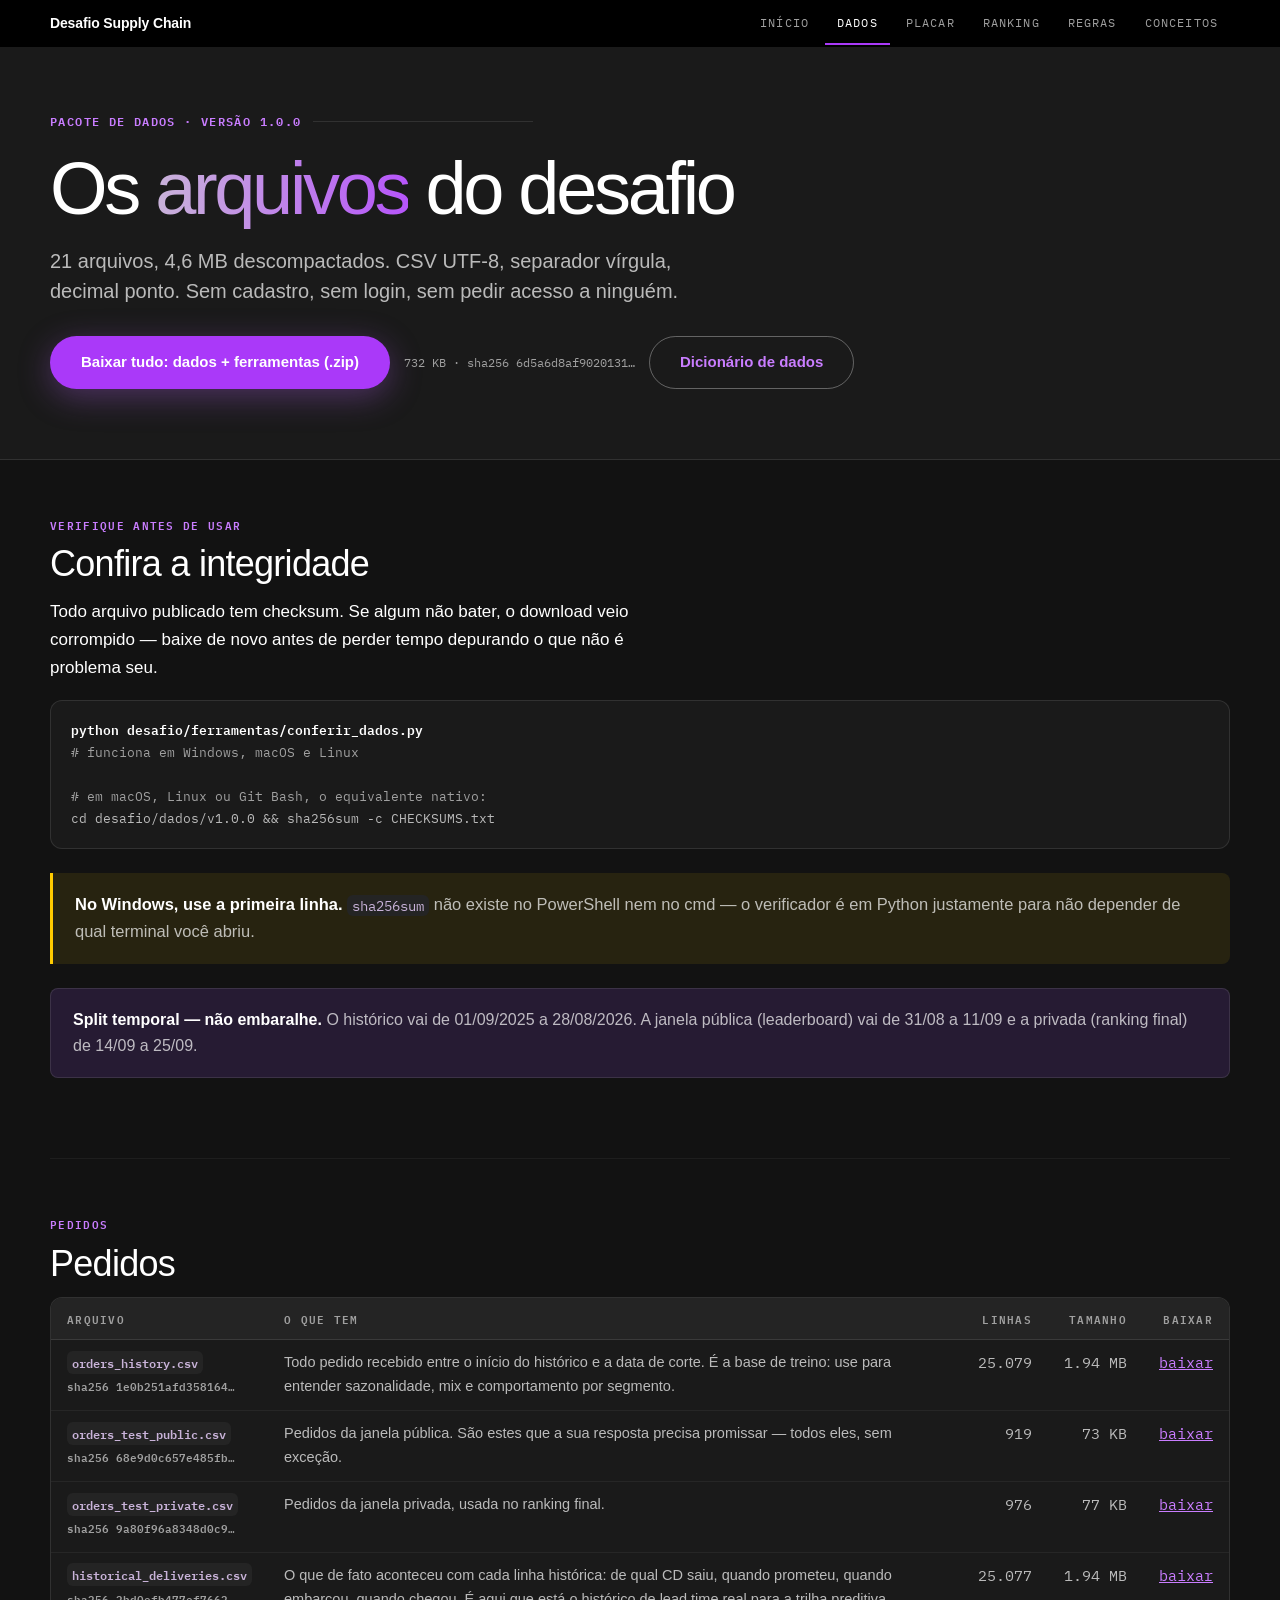
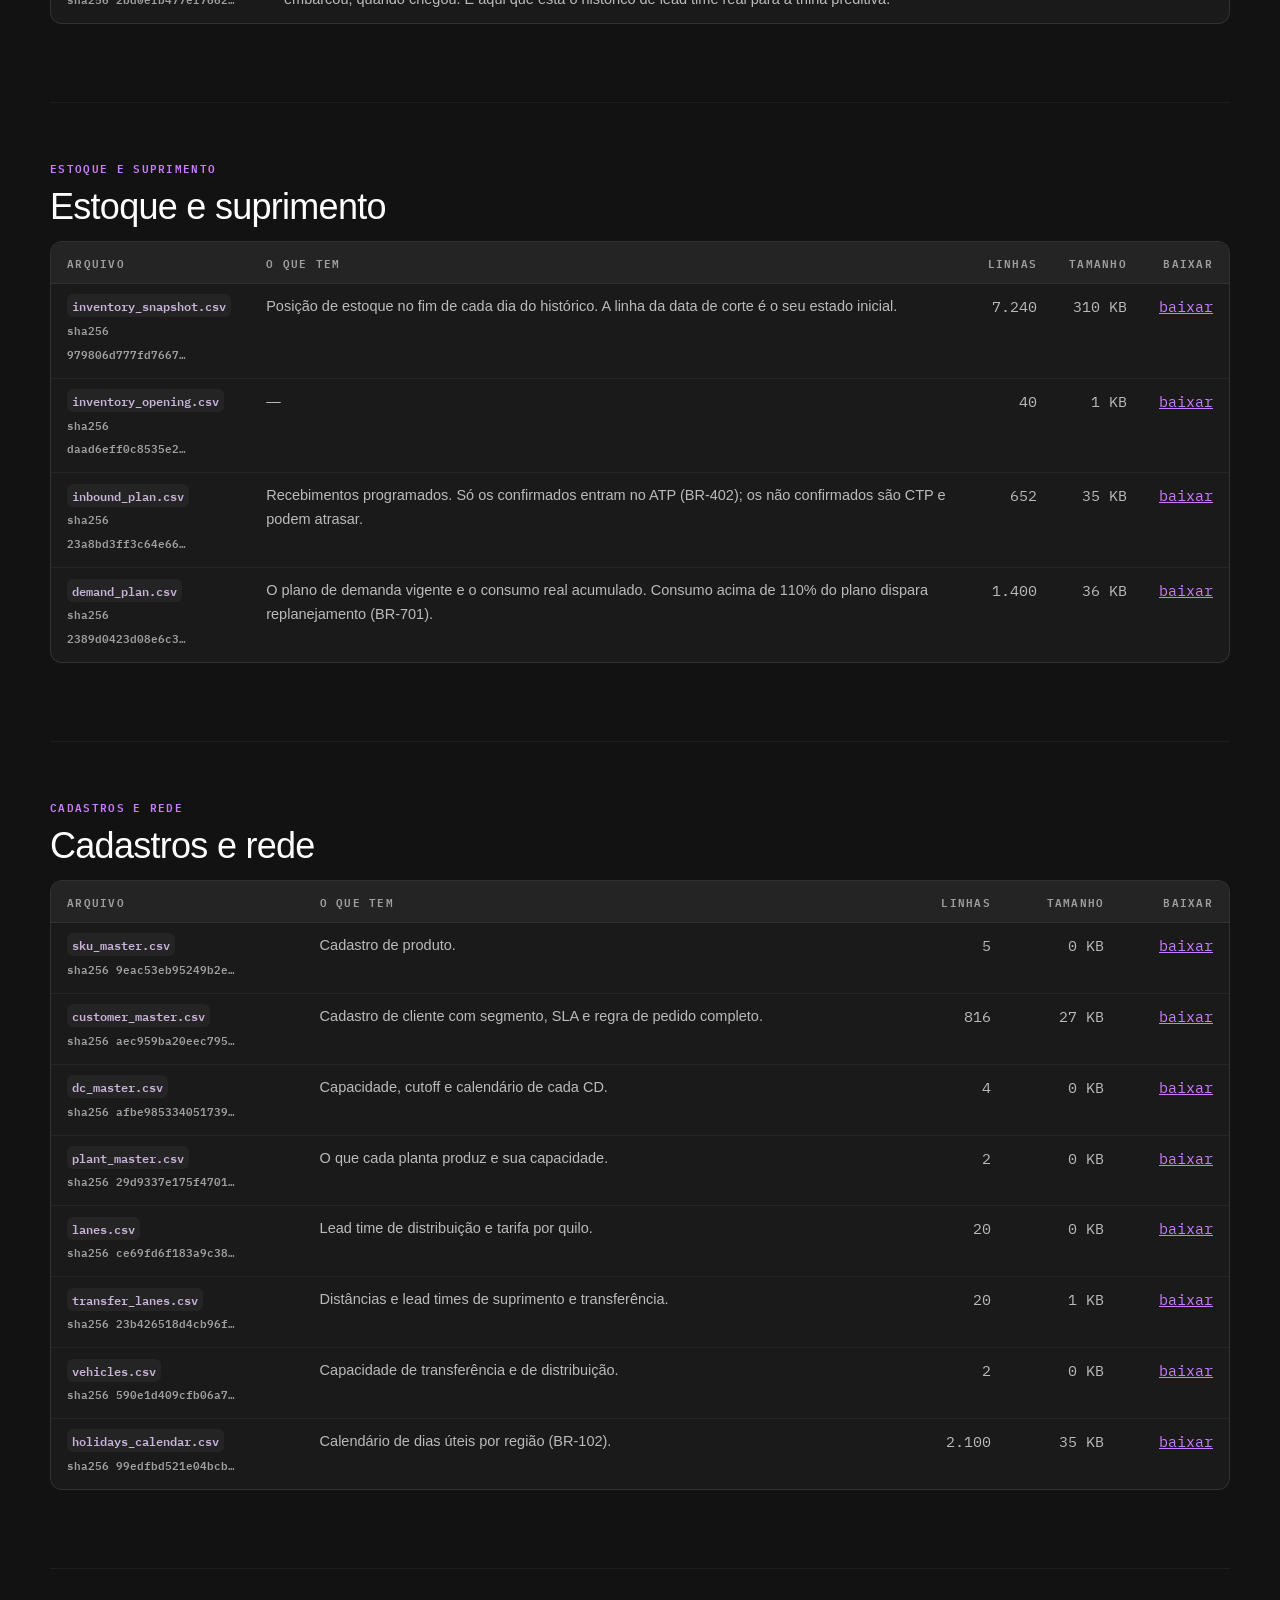
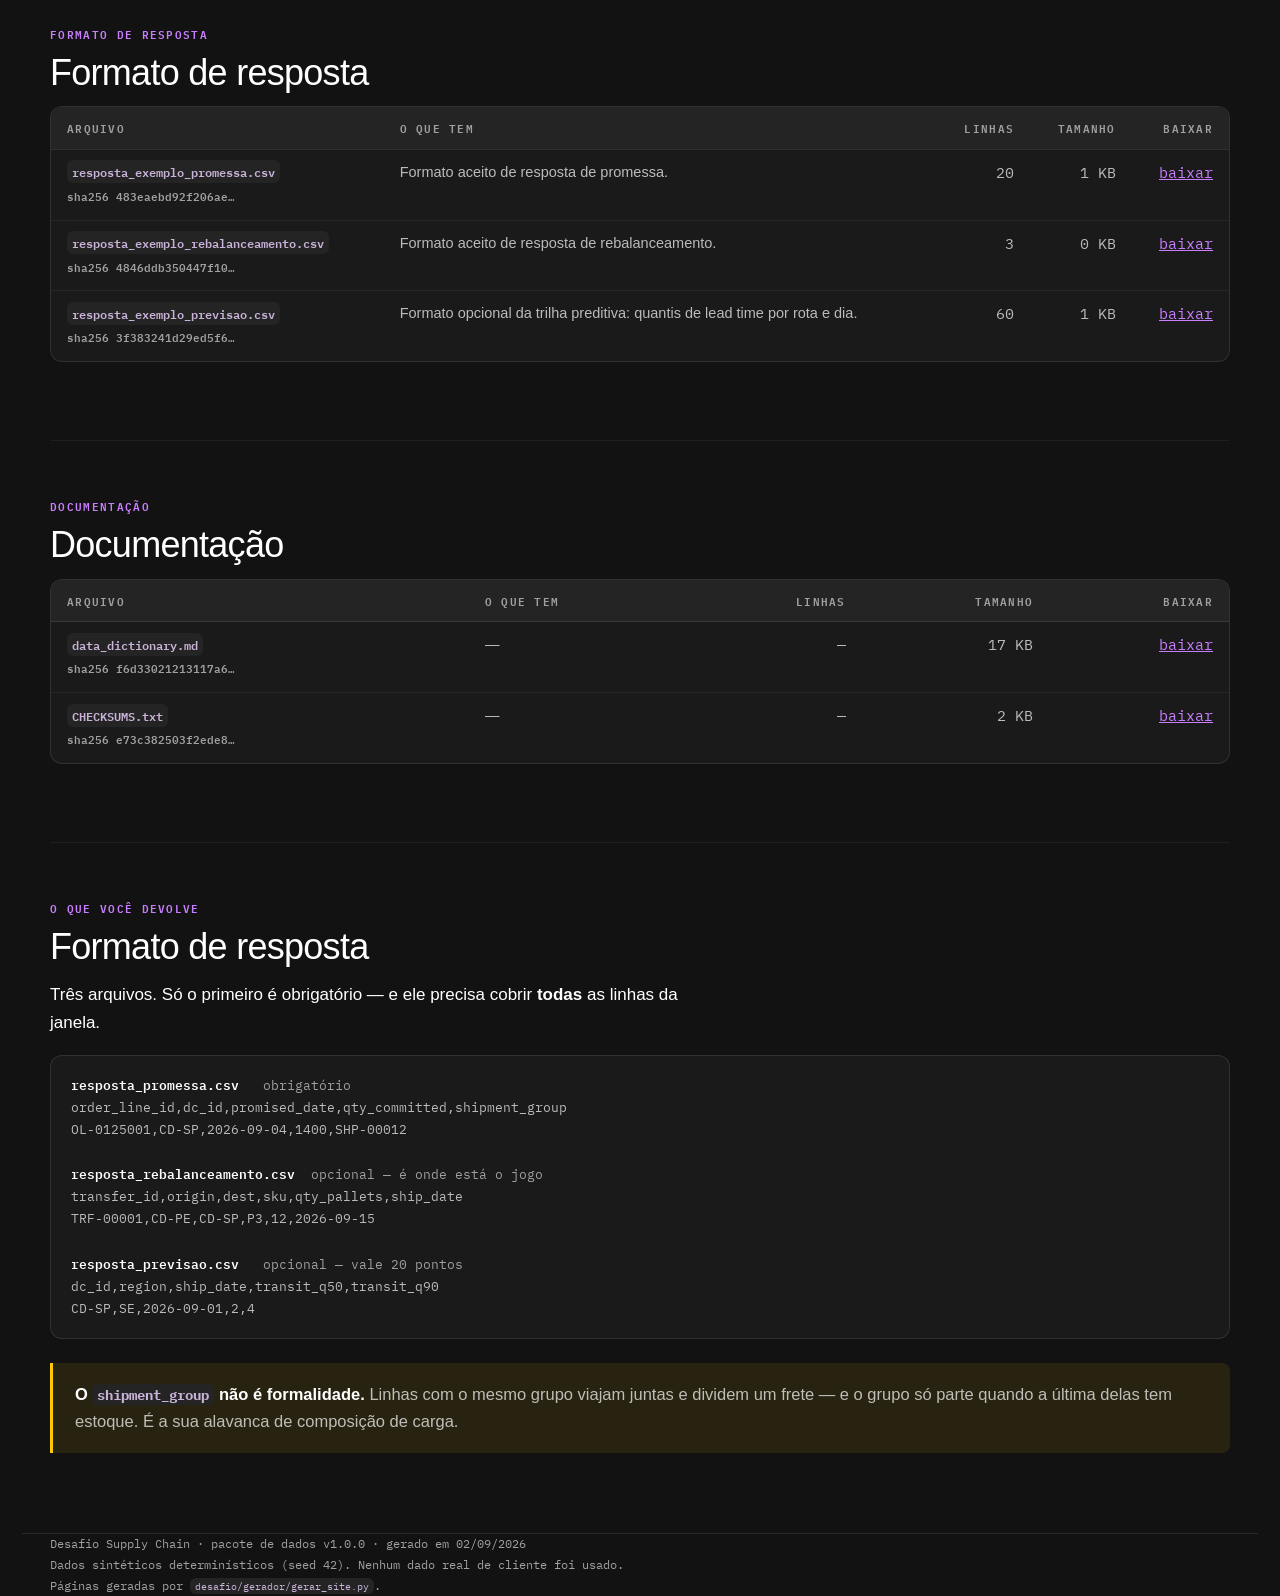
<file: docs/dados.html>
<!doctype html>
<html lang="pt-BR">
<head>
<meta charset="utf-8">
<meta name="viewport" content="width=device-width, initial-scale=1">

<title>Dados do Desafio</title>
<link rel="preconnect" href="https://fonts.googleapis.com">
<link rel="preconnect" href="https://fonts.gstatic.com" crossorigin>
<link rel="stylesheet" href="https://fonts.googleapis.com/css2?family=Archivo:wght@500;600;700;800&family=IBM+Plex+Mono:wght@400;500;600&family=Source+Serif+4:opsz,wght@8..60,400;8..60,600&display=swap">
<link rel="stylesheet" href="./assets/site.css">
</head>
<body>
<nav class="sitenav">
  <div class="sitenav-in">
    <a class="marca" href="./index.html">Desafio&nbsp;Supply&nbsp;Chain</a>
    <span class="sep"></span>
    <a href="./index.html">Início</a>
    <a href="./dados.html" class="ativo">Dados</a>
    <a href="./placar.html">Placar</a>
    <a href="./ranking.html">Ranking</a>
    <a href="./regras.html">Regras</a>
    <a href="./conceitos.html">Conceitos</a>
  </div>
</nav>

<header class="masthead"><div class="shell">
<p class="kicker">Pacote de dados · versão 1.0.0</p>
<h1>Os <em>arquivos</em> do desafio</h1>
<p class="standfirst">21 arquivos, 4,6&nbsp;MB descompactados. CSV UTF-8, separador vírgula, decimal ponto. Sem cadastro, sem login, sem pedir acesso a ninguém.</p>
<div class="baixar">
<a class="btn" href="./dados/desafio-supply-chain-v1.0.0.zip" download>Baixar tudo: dados + ferramentas (.zip)</a>
<span class="meta">732 KB · sha256 6d5a6d8af9020131…</span>
<a class="btn sec" href="./dados/v1.0.0/data_dictionary.md">Dicionário de dados</a>
</div></div></header>
<main class="shell">
<section><p class="tag">Verifique antes de usar</p><h2>Confira a integridade</h2><div class="col"><p>Todo arquivo publicado tem checksum. Se algum não bater, o download veio corrompido — baixe de novo antes de perder tempo depurando o que não é problema seu.</p></div><pre><b>python desafio/ferramentas/conferir_dados.py</b>
<span class='c'># funciona em Windows, macOS e Linux</span>

<span class='c'># em macOS, Linux ou Git Bash, o equivalente nativo:</span>
cd desafio/dados/v1.0.0 &amp;&amp; sha256sum -c CHECKSUMS.txt</pre><div class="note"><p><b>No Windows, use a primeira linha.</b> <code>sha256sum</code> não existe no PowerShell nem no cmd — o verificador é em Python justamente para não depender de qual terminal você abriu.</p></div><div class="callout"><p><b>Split temporal — não embaralhe.</b> O histórico vai de 01/09/2025 a 28/08/2026. A janela pública (leaderboard) vai de 31/08 a 11/09 e a privada (ranking final) de 14/09 a 25/09.</p></div></section>
<section><p class="tag">Pedidos</p><h2>Pedidos</h2>
<div class="scroll"><table><thead><tr><th>Arquivo</th><th>O que tem</th><th class='num'>Linhas</th><th class='num'>Tamanho</th><th class='num'>Baixar</th></tr></thead><tbody>
<tr><td><code>orders_history.csv</code><br><span class='sha'>sha256 1e0b251afd358164…</span></td><td>Todo pedido recebido entre o início do histórico e a data de corte. É a base de treino: use para entender sazonalidade, mix e comportamento por segmento.</td><td class='num'>25.079</td><td class='num'>1.94 MB</td><td class='num'><a href='./dados/v1.0.0/orders_history.csv' download>baixar</a></td></tr>
<tr><td><code>orders_test_public.csv</code><br><span class='sha'>sha256 68e9d0c657e485fb…</span></td><td>Pedidos da janela pública. São estes que a sua resposta precisa promissar — todos eles, sem exceção.</td><td class='num'>919</td><td class='num'>73 KB</td><td class='num'><a href='./dados/v1.0.0/orders_test_public.csv' download>baixar</a></td></tr>
<tr><td><code>orders_test_private.csv</code><br><span class='sha'>sha256 9a80f96a8348d0c9…</span></td><td>Pedidos da janela privada, usada no ranking final.</td><td class='num'>976</td><td class='num'>77 KB</td><td class='num'><a href='./dados/v1.0.0/orders_test_private.csv' download>baixar</a></td></tr>
<tr><td><code>historical_deliveries.csv</code><br><span class='sha'>sha256 2bd0efb477ef7662…</span></td><td>O que de fato aconteceu com cada linha histórica: de qual CD saiu, quando prometeu, quando embarcou, quando chegou. É aqui que está o histórico de lead time real para a trilha preditiva.</td><td class='num'>25.077</td><td class='num'>1.94 MB</td><td class='num'><a href='./dados/v1.0.0/historical_deliveries.csv' download>baixar</a></td></tr>
</tbody></table></div></section>
<section><p class="tag">Estoque e suprimento</p><h2>Estoque e suprimento</h2>
<div class="scroll"><table><thead><tr><th>Arquivo</th><th>O que tem</th><th class='num'>Linhas</th><th class='num'>Tamanho</th><th class='num'>Baixar</th></tr></thead><tbody>
<tr><td><code>inventory_snapshot.csv</code><br><span class='sha'>sha256 979806d777fd7667…</span></td><td>Posição de estoque no fim de cada dia do histórico. A linha da data de corte é o seu estado inicial.</td><td class='num'>7.240</td><td class='num'>310 KB</td><td class='num'><a href='./dados/v1.0.0/inventory_snapshot.csv' download>baixar</a></td></tr>
<tr><td><code>inventory_opening.csv</code><br><span class='sha'>sha256 daad6eff0c8535e2…</span></td><td>—</td><td class='num'>40</td><td class='num'>1 KB</td><td class='num'><a href='./dados/v1.0.0/inventory_opening.csv' download>baixar</a></td></tr>
<tr><td><code>inbound_plan.csv</code><br><span class='sha'>sha256 23a8bd3ff3c64e66…</span></td><td>Recebimentos programados. Só os confirmados entram no ATP (BR-402); os não confirmados são CTP e podem atrasar.</td><td class='num'>652</td><td class='num'>35 KB</td><td class='num'><a href='./dados/v1.0.0/inbound_plan.csv' download>baixar</a></td></tr>
<tr><td><code>demand_plan.csv</code><br><span class='sha'>sha256 2389d0423d08e6c3…</span></td><td>O plano de demanda vigente e o consumo real acumulado. Consumo acima de 110% do plano dispara replanejamento (BR-701).</td><td class='num'>1.400</td><td class='num'>36 KB</td><td class='num'><a href='./dados/v1.0.0/demand_plan.csv' download>baixar</a></td></tr>
</tbody></table></div></section>
<section><p class="tag">Cadastros e rede</p><h2>Cadastros e rede</h2>
<div class="scroll"><table><thead><tr><th>Arquivo</th><th>O que tem</th><th class='num'>Linhas</th><th class='num'>Tamanho</th><th class='num'>Baixar</th></tr></thead><tbody>
<tr><td><code>sku_master.csv</code><br><span class='sha'>sha256 9eac53eb95249b2e…</span></td><td>Cadastro de produto.</td><td class='num'>5</td><td class='num'>0 KB</td><td class='num'><a href='./dados/v1.0.0/sku_master.csv' download>baixar</a></td></tr>
<tr><td><code>customer_master.csv</code><br><span class='sha'>sha256 aec959ba20eec795…</span></td><td>Cadastro de cliente com segmento, SLA e regra de pedido completo.</td><td class='num'>816</td><td class='num'>27 KB</td><td class='num'><a href='./dados/v1.0.0/customer_master.csv' download>baixar</a></td></tr>
<tr><td><code>dc_master.csv</code><br><span class='sha'>sha256 afbe985334051739…</span></td><td>Capacidade, cutoff e calendário de cada CD.</td><td class='num'>4</td><td class='num'>0 KB</td><td class='num'><a href='./dados/v1.0.0/dc_master.csv' download>baixar</a></td></tr>
<tr><td><code>plant_master.csv</code><br><span class='sha'>sha256 29d9337e175f4701…</span></td><td>O que cada planta produz e sua capacidade.</td><td class='num'>2</td><td class='num'>0 KB</td><td class='num'><a href='./dados/v1.0.0/plant_master.csv' download>baixar</a></td></tr>
<tr><td><code>lanes.csv</code><br><span class='sha'>sha256 ce69fd6f183a9c38…</span></td><td>Lead time de distribuição e tarifa por quilo.</td><td class='num'>20</td><td class='num'>0 KB</td><td class='num'><a href='./dados/v1.0.0/lanes.csv' download>baixar</a></td></tr>
<tr><td><code>transfer_lanes.csv</code><br><span class='sha'>sha256 23b426518d4cb96f…</span></td><td>Distâncias e lead times de suprimento e transferência.</td><td class='num'>20</td><td class='num'>1 KB</td><td class='num'><a href='./dados/v1.0.0/transfer_lanes.csv' download>baixar</a></td></tr>
<tr><td><code>vehicles.csv</code><br><span class='sha'>sha256 590e1d409cfb06a7…</span></td><td>Capacidade de transferência e de distribuição.</td><td class='num'>2</td><td class='num'>0 KB</td><td class='num'><a href='./dados/v1.0.0/vehicles.csv' download>baixar</a></td></tr>
<tr><td><code>holidays_calendar.csv</code><br><span class='sha'>sha256 99edfbd521e04bcb…</span></td><td>Calendário de dias úteis por região (BR-102).</td><td class='num'>2.100</td><td class='num'>35 KB</td><td class='num'><a href='./dados/v1.0.0/holidays_calendar.csv' download>baixar</a></td></tr>
</tbody></table></div></section>
<section><p class="tag">Formato de resposta</p><h2>Formato de resposta</h2>
<div class="scroll"><table><thead><tr><th>Arquivo</th><th>O que tem</th><th class='num'>Linhas</th><th class='num'>Tamanho</th><th class='num'>Baixar</th></tr></thead><tbody>
<tr><td><code>resposta_exemplo_promessa.csv</code><br><span class='sha'>sha256 483eaebd92f206ae…</span></td><td>Formato aceito de resposta de promessa.</td><td class='num'>20</td><td class='num'>1 KB</td><td class='num'><a href='./dados/v1.0.0/resposta_exemplo_promessa.csv' download>baixar</a></td></tr>
<tr><td><code>resposta_exemplo_rebalanceamento.csv</code><br><span class='sha'>sha256 4846ddb350447f10…</span></td><td>Formato aceito de resposta de rebalanceamento.</td><td class='num'>3</td><td class='num'>0 KB</td><td class='num'><a href='./dados/v1.0.0/resposta_exemplo_rebalanceamento.csv' download>baixar</a></td></tr>
<tr><td><code>resposta_exemplo_previsao.csv</code><br><span class='sha'>sha256 3f383241d29ed5f6…</span></td><td>Formato opcional da trilha preditiva: quantis de lead time por rota e dia.</td><td class='num'>60</td><td class='num'>1 KB</td><td class='num'><a href='./dados/v1.0.0/resposta_exemplo_previsao.csv' download>baixar</a></td></tr>
</tbody></table></div></section>
<section><p class="tag">Documentação</p><h2>Documentação</h2>
<div class="scroll"><table><thead><tr><th>Arquivo</th><th>O que tem</th><th class='num'>Linhas</th><th class='num'>Tamanho</th><th class='num'>Baixar</th></tr></thead><tbody>
<tr><td><code>data_dictionary.md</code><br><span class='sha'>sha256 f6d33021213117a6…</span></td><td>—</td><td class='num'>—</td><td class='num'>17 KB</td><td class='num'><a href='./dados/v1.0.0/data_dictionary.md' download>baixar</a></td></tr>
<tr><td><code>CHECKSUMS.txt</code><br><span class='sha'>sha256 e73c382503f2ede8…</span></td><td>—</td><td class='num'>—</td><td class='num'>2 KB</td><td class='num'><a href='./dados/v1.0.0/CHECKSUMS.txt' download>baixar</a></td></tr>
</tbody></table></div></section>
<section><p class="tag">O que você devolve</p><h2>Formato de resposta</h2><div class="col"><p>Três arquivos. Só o primeiro é obrigatório — e ele precisa cobrir <b>todas</b> as linhas da janela.</p></div><pre><b>resposta_promessa.csv</b>   <span class='c'>obrigatório</span>
order_line_id,dc_id,promised_date,qty_committed,shipment_group
OL-0125001,CD-SP,2026-09-04,1400,SHP-00012

<b>resposta_rebalanceamento.csv</b>  <span class='c'>opcional — é onde está o jogo</span>
transfer_id,origin,dest,sku,qty_pallets,ship_date
TRF-00001,CD-PE,CD-SP,P3,12,2026-09-15

<b>resposta_previsao.csv</b>   <span class='c'>opcional — vale 20 pontos</span>
dc_id,region,ship_date,transit_q50,transit_q90
CD-SP,SE,2026-09-01,2,4</pre><div class="note"><p><b>O <code>shipment_group</code> não é formalidade.</b> Linhas com o mesmo grupo viajam juntas e dividem um frete — e o grupo só parte quando a última delas tem estoque. É a sua alavanca de composição de carga.</p></div></section>
</main>
<footer class="shell">Desafio Supply Chain · pacote de dados v1.0.0 · gerado em 02/09/2026<br>Dados sintéticos determinísticos (seed 42). Nenhum dado real de cliente foi usado.<br>Páginas geradas por <code>desafio/gerador/gerar_site.py</code>.</footer>
</body></html>
</file>
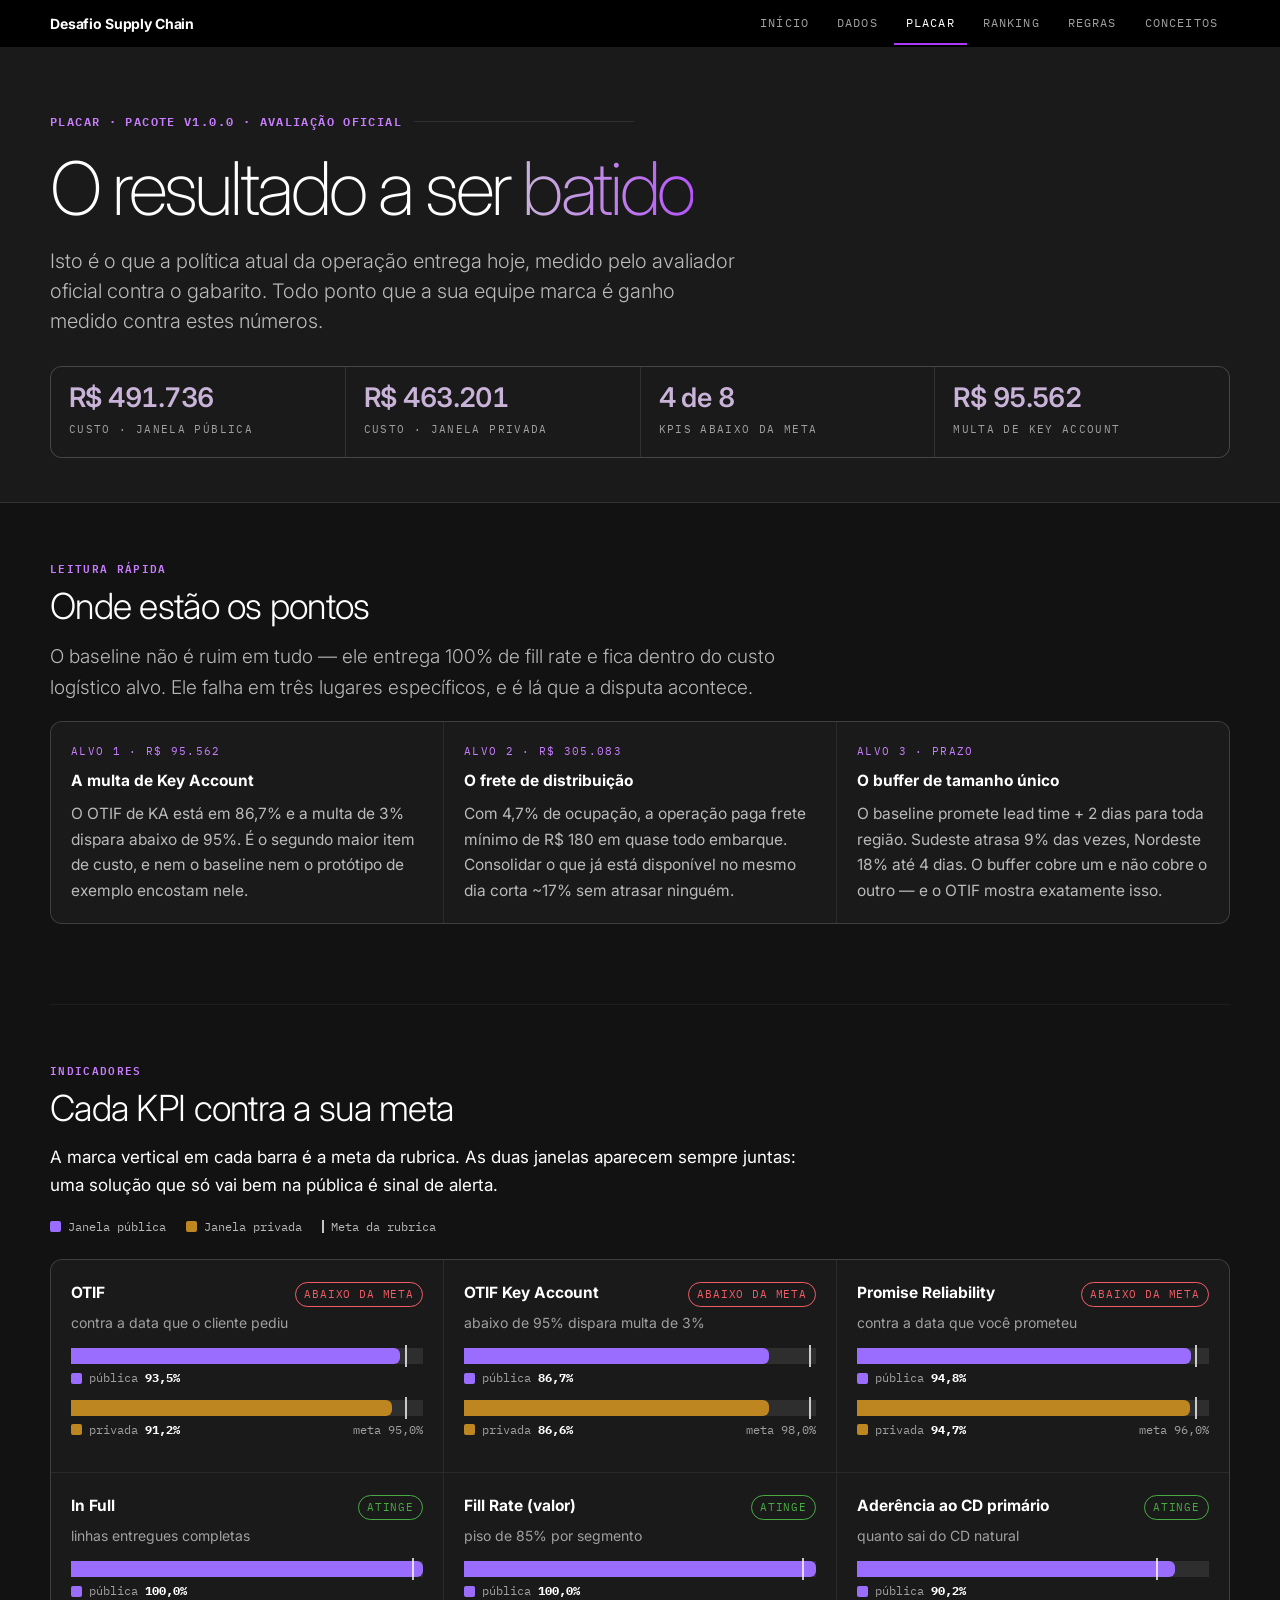
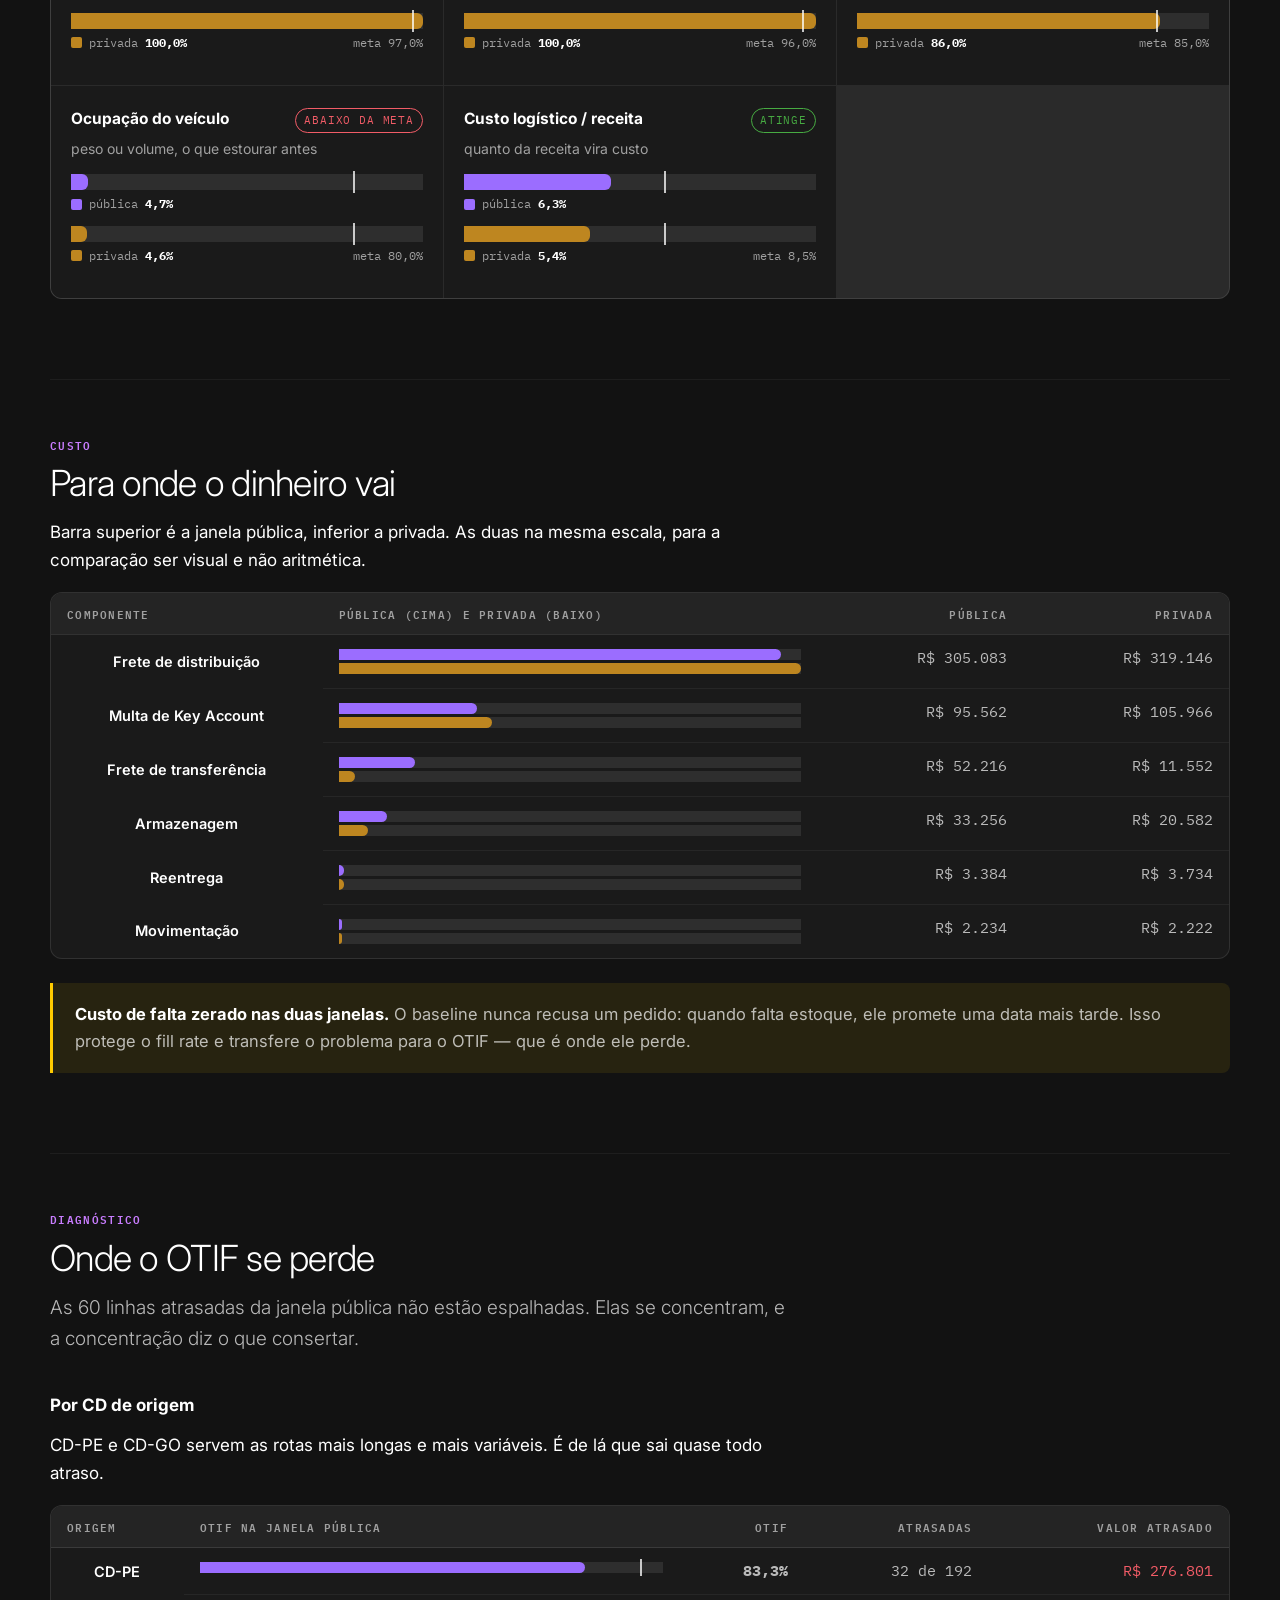
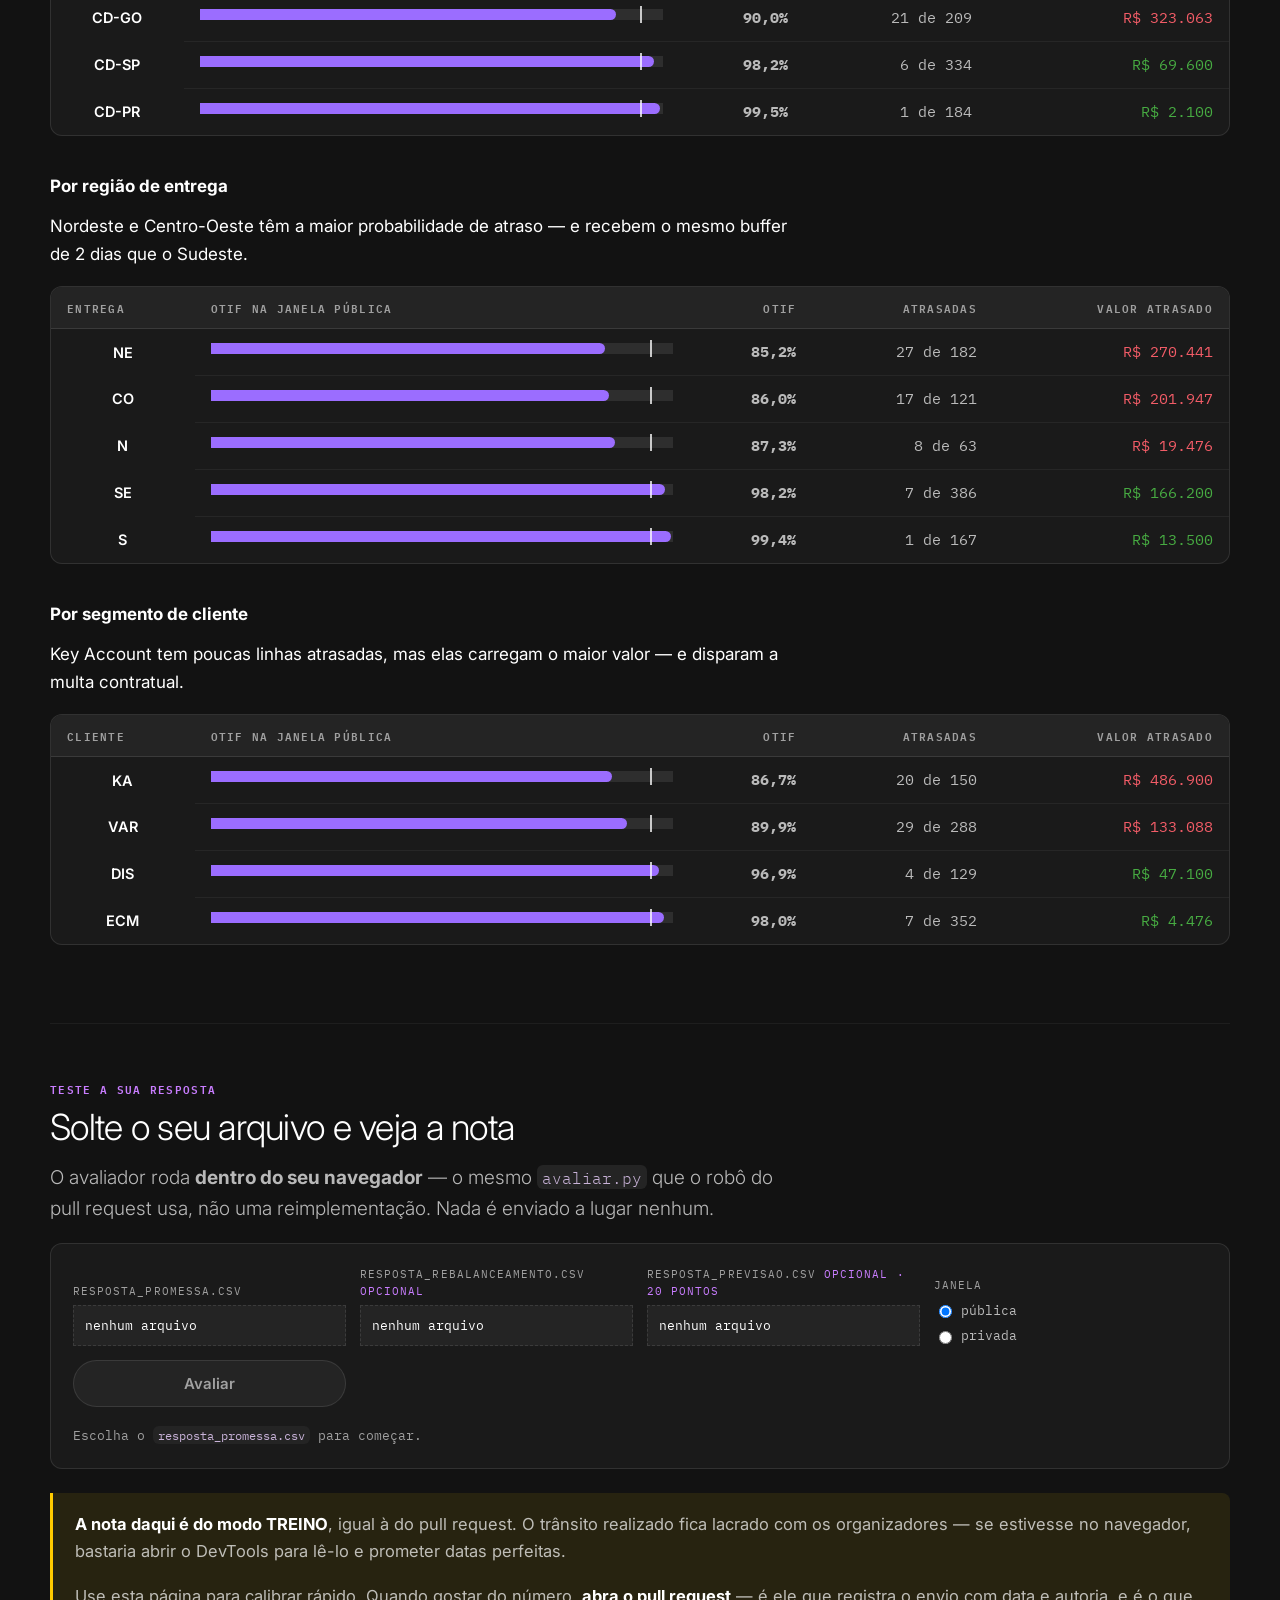
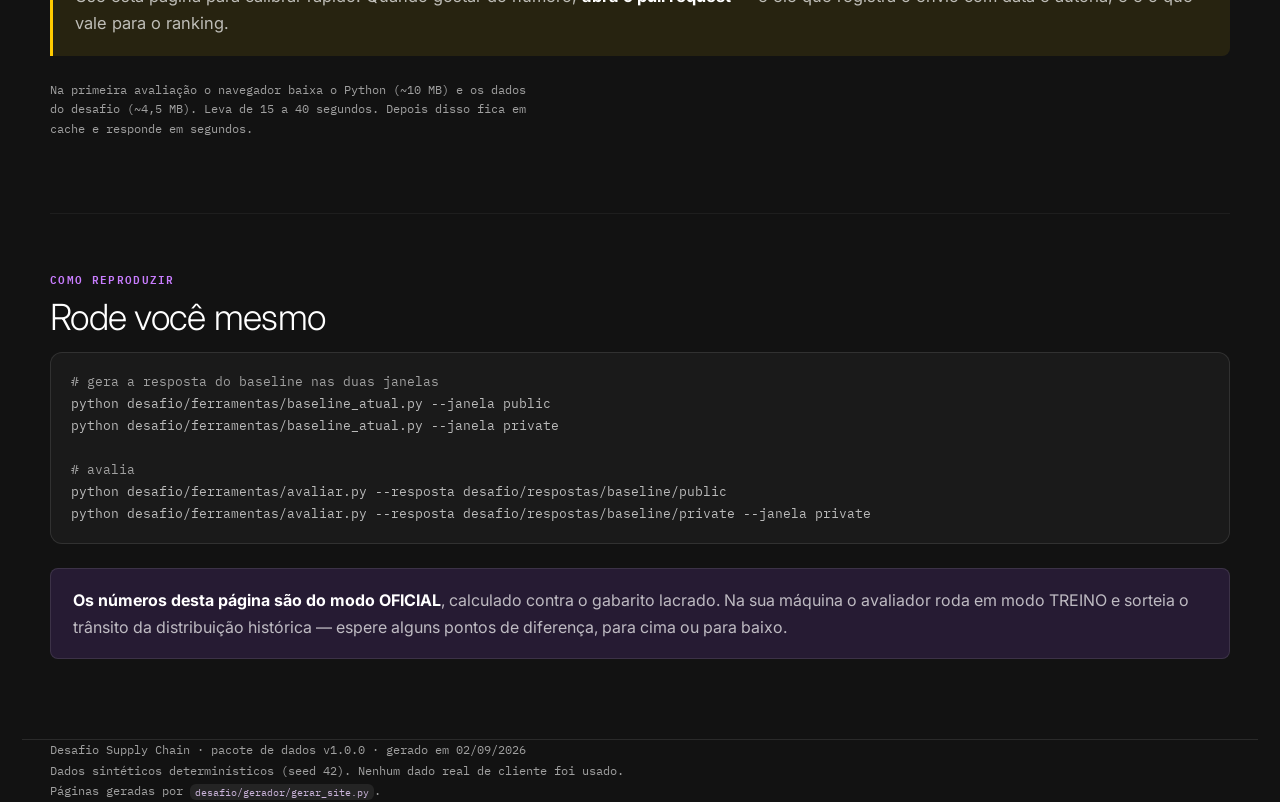
<file: docs/placar.html>
<!doctype html>
<html lang="pt-BR">
<head>
<meta charset="utf-8">
<meta name="viewport" content="width=device-width, initial-scale=1">
<title>Placar do Baseline</title>
<meta name="description" content="O resultado que a política atual entrega e que as equipes precisam superar.">
<link rel="preconnect" href="https://fonts.googleapis.com">
<link rel="preconnect" href="https://fonts.gstatic.com" crossorigin>
<link rel="stylesheet" href="https://fonts.googleapis.com/css2?family=Inter:wght@200;300;400;600;700&family=IBM+Plex+Mono:wght@400;500;600&display=swap">
<link rel="stylesheet" href="./assets/site.css">
</head>
<body>
<nav class="sitenav">
  <div class="sitenav-in">
    <a class="marca" href="./index.html">Desafio&nbsp;Supply&nbsp;Chain</a>
    <span class="sep"></span>
    <a href="./index.html">Início</a>
    <a href="./dados.html">Dados</a>
    <a href="./placar.html" class="ativo">Placar</a>
    <a href="./ranking.html">Ranking</a>
    <a href="./regras.html">Regras</a>
    <a href="./conceitos.html">Conceitos</a>
  </div>
</nav>

<header class="masthead">
  <div class="shell">
    <p class="kicker">Placar · pacote v1.0.0 · avaliação oficial</p>
    <h1>O resultado a ser <em>batido</em></h1>
    <p class="standfirst">
      Isto é o que a política atual da operação entrega hoje, medido pelo avaliador oficial
      contra o gabarito. Todo ponto que a sua equipe marca é ganho medido contra estes números.
    </p>
    <div class="facts">
      <div class="fact"><b>R$ 491.736</b><span>Custo · janela pública</span></div>
      <div class="fact"><b>R$ 463.201</b><span>Custo · janela privada</span></div>
      <div class="fact"><b>4 de 8</b><span>KPIs abaixo da meta</span></div>
      <div class="fact"><b>R$ 95.562</b><span>Multa de Key Account</span></div>
    </div>
  </div>
</header>

<main class="shell">

  <section>
    <p class="tag">Leitura rápida</p>
    <h2>Onde estão os pontos</h2>
    <div class="col">
      <p class="lead">
        O baseline não é ruim em tudo — ele entrega 100% de fill rate e fica dentro do custo
        logístico alvo. Ele falha em três lugares específicos, e é lá que a disputa acontece.
      </p>
    </div>
    <div class="grid">
      <div class="cell">
        <span class="code">Alvo 1 · R$ 95.562</span>
        <h4>A multa de Key Account</h4>
        <p>O OTIF de KA está em 86,7%
        e a multa de 3% dispara abaixo de 95%. É o segundo maior item de custo, e nem o baseline
        nem o protótipo de exemplo encostam nele.</p>
      </div>
      <div class="cell">
        <span class="code">Alvo 2 · R$ 305.083</span>
        <h4>O frete de distribuição</h4>
        <p>Com 4,7%
        de ocupação, a operação paga frete mínimo de R$ 180 em quase todo embarque. Consolidar o
        que já está disponível no mesmo dia corta ~17% sem atrasar ninguém.</p>
      </div>
      <div class="cell">
        <span class="code">Alvo 3 · prazo</span>
        <h4>O buffer de tamanho único</h4>
        <p>O baseline promete lead time + 2 dias para toda região. Sudeste atrasa 9% das vezes,
        Nordeste 18% até 4 dias. O buffer cobre um e não cobre o outro — e o OTIF mostra
        exatamente isso.</p>
      </div>
    </div>
  </section>

  <section>
    <p class="tag">Indicadores</p>
    <h2>Cada KPI contra a sua meta</h2>
    <div class="col">
      <p>A marca vertical em cada barra é a meta da rubrica. As duas janelas aparecem sempre
      juntas: uma solução que só vai bem na pública é sinal de alerta.</p>
    </div>
    <div class="legenda">
      <span><span class="chip serie-1"></span> Janela pública</span>
      <span><span class="chip serie-2"></span> Janela privada</span>
      <span><span class="chip-meta"></span> Meta da rubrica</span>
    </div>
    <div class="kpis">
        <div class="kpi">
          <div class="kpi-topo">
            <h3>OTIF</h3>
            <span class="pill alerta">abaixo da meta</span>
          </div>
          <p class="kpi-nota">contra a data que o cliente pediu</p>
          <div class="trilho" style="--meta:95.0%">
            <div class="barra serie-1" style="width:93.5%"><span class="sr">janela pública</span></div>
            <div class="marca-meta" title="meta 95,0%"></div>
          </div>
          <div class="valores"><span class="chip serie-1"></span>pública
            <b>93,5%</b></div>
          <div class="trilho" style="--meta:95.0%">
            <div class="barra serie-2" style="width:91.2%"><span class="sr">janela privada</span></div>
            <div class="marca-meta" title="meta 95,0%"></div>
          </div>
          <div class="valores"><span class="chip serie-2"></span>privada
            <b>91,2%</b>
            <span class="meta-txt">meta 95,0%</span></div>
        </div>
        <div class="kpi">
          <div class="kpi-topo">
            <h3>OTIF Key Account</h3>
            <span class="pill alerta">abaixo da meta</span>
          </div>
          <p class="kpi-nota">abaixo de 95% dispara multa de 3%</p>
          <div class="trilho" style="--meta:98.0%">
            <div class="barra serie-1" style="width:86.7%"><span class="sr">janela pública</span></div>
            <div class="marca-meta" title="meta 98,0%"></div>
          </div>
          <div class="valores"><span class="chip serie-1"></span>pública
            <b>86,7%</b></div>
          <div class="trilho" style="--meta:98.0%">
            <div class="barra serie-2" style="width:86.6%"><span class="sr">janela privada</span></div>
            <div class="marca-meta" title="meta 98,0%"></div>
          </div>
          <div class="valores"><span class="chip serie-2"></span>privada
            <b>86,6%</b>
            <span class="meta-txt">meta 98,0%</span></div>
        </div>
        <div class="kpi">
          <div class="kpi-topo">
            <h3>Promise Reliability</h3>
            <span class="pill alerta">abaixo da meta</span>
          </div>
          <p class="kpi-nota">contra a data que você prometeu</p>
          <div class="trilho" style="--meta:96.0%">
            <div class="barra serie-1" style="width:94.8%"><span class="sr">janela pública</span></div>
            <div class="marca-meta" title="meta 96,0%"></div>
          </div>
          <div class="valores"><span class="chip serie-1"></span>pública
            <b>94,8%</b></div>
          <div class="trilho" style="--meta:96.0%">
            <div class="barra serie-2" style="width:94.7%"><span class="sr">janela privada</span></div>
            <div class="marca-meta" title="meta 96,0%"></div>
          </div>
          <div class="valores"><span class="chip serie-2"></span>privada
            <b>94,7%</b>
            <span class="meta-txt">meta 96,0%</span></div>
        </div>
        <div class="kpi">
          <div class="kpi-topo">
            <h3>In Full</h3>
            <span class="pill bom">atinge</span>
          </div>
          <p class="kpi-nota">linhas entregues completas</p>
          <div class="trilho" style="--meta:97.0%">
            <div class="barra serie-1" style="width:100.0%"><span class="sr">janela pública</span></div>
            <div class="marca-meta" title="meta 97,0%"></div>
          </div>
          <div class="valores"><span class="chip serie-1"></span>pública
            <b>100,0%</b></div>
          <div class="trilho" style="--meta:97.0%">
            <div class="barra serie-2" style="width:100.0%"><span class="sr">janela privada</span></div>
            <div class="marca-meta" title="meta 97,0%"></div>
          </div>
          <div class="valores"><span class="chip serie-2"></span>privada
            <b>100,0%</b>
            <span class="meta-txt">meta 97,0%</span></div>
        </div>
        <div class="kpi">
          <div class="kpi-topo">
            <h3>Fill Rate (valor)</h3>
            <span class="pill bom">atinge</span>
          </div>
          <p class="kpi-nota">piso de 85% por segmento</p>
          <div class="trilho" style="--meta:96.0%">
            <div class="barra serie-1" style="width:100.0%"><span class="sr">janela pública</span></div>
            <div class="marca-meta" title="meta 96,0%"></div>
          </div>
          <div class="valores"><span class="chip serie-1"></span>pública
            <b>100,0%</b></div>
          <div class="trilho" style="--meta:96.0%">
            <div class="barra serie-2" style="width:100.0%"><span class="sr">janela privada</span></div>
            <div class="marca-meta" title="meta 96,0%"></div>
          </div>
          <div class="valores"><span class="chip serie-2"></span>privada
            <b>100,0%</b>
            <span class="meta-txt">meta 96,0%</span></div>
        </div>
        <div class="kpi">
          <div class="kpi-topo">
            <h3>Aderência ao CD primário</h3>
            <span class="pill bom">atinge</span>
          </div>
          <p class="kpi-nota">quanto sai do CD natural</p>
          <div class="trilho" style="--meta:85.0%">
            <div class="barra serie-1" style="width:90.2%"><span class="sr">janela pública</span></div>
            <div class="marca-meta" title="meta 85,0%"></div>
          </div>
          <div class="valores"><span class="chip serie-1"></span>pública
            <b>90,2%</b></div>
          <div class="trilho" style="--meta:85.0%">
            <div class="barra serie-2" style="width:86.0%"><span class="sr">janela privada</span></div>
            <div class="marca-meta" title="meta 85,0%"></div>
          </div>
          <div class="valores"><span class="chip serie-2"></span>privada
            <b>86,0%</b>
            <span class="meta-txt">meta 85,0%</span></div>
        </div>
        <div class="kpi">
          <div class="kpi-topo">
            <h3>Ocupação do veículo</h3>
            <span class="pill alerta">abaixo da meta</span>
          </div>
          <p class="kpi-nota">peso ou volume, o que estourar antes</p>
          <div class="trilho" style="--meta:80.0%">
            <div class="barra serie-1" style="width:4.7%"><span class="sr">janela pública</span></div>
            <div class="marca-meta" title="meta 80,0%"></div>
          </div>
          <div class="valores"><span class="chip serie-1"></span>pública
            <b>4,7%</b></div>
          <div class="trilho" style="--meta:80.0%">
            <div class="barra serie-2" style="width:4.6%"><span class="sr">janela privada</span></div>
            <div class="marca-meta" title="meta 80,0%"></div>
          </div>
          <div class="valores"><span class="chip serie-2"></span>privada
            <b>4,6%</b>
            <span class="meta-txt">meta 80,0%</span></div>
        </div>
        <div class="kpi">
          <div class="kpi-topo">
            <h3>Custo logístico / receita</h3>
            <span class="pill bom">atinge</span>
          </div>
          <p class="kpi-nota">quanto da receita vira custo</p>
          <div class="trilho" style="--meta:56.7%">
            <div class="barra serie-1" style="width:41.9%"><span class="sr">janela pública</span></div>
            <div class="marca-meta" title="meta 8,5%"></div>
          </div>
          <div class="valores"><span class="chip serie-1"></span>pública
            <b>6,3%</b></div>
          <div class="trilho" style="--meta:56.7%">
            <div class="barra serie-2" style="width:35.8%"><span class="sr">janela privada</span></div>
            <div class="marca-meta" title="meta 8,5%"></div>
          </div>
          <div class="valores"><span class="chip serie-2"></span>privada
            <b>5,4%</b>
            <span class="meta-txt">meta 8,5%</span></div>
        </div></div>
  </section>

  <section>
    <p class="tag">Custo</p>
    <h2>Para onde o dinheiro vai</h2>
    <div class="col">
      <p>Barra superior é a janela pública, inferior a privada. As duas na mesma escala, para
      a comparação ser visual e não aritmética.</p>
    </div>
    <div class="scroll">
      <table class="tabela-corte">
        <thead><tr><th>Componente</th><th>Pública (cima) e privada (baixo)</th>
        <th class="num">Pública</th><th class="num">Privada</th></tr></thead>
        <tbody>
        <tr>
          <th scope="row">Frete de distribuição</th>
          <td class="cel-barra">
            <div class="trilho baixo"><div class="barra serie-1" style="width:95.6%"><span class="sr">Frete de distribuição</span></div></div>
            <div class="trilho baixo"><div class="barra serie-2" style="width:100.0%"><span class="sr">Frete de distribuição</span></div></div>
          </td>
          <td class="num">R$ 305.083</td>
          <td class="num">R$ 319.146</td>
        </tr>
        <tr>
          <th scope="row">Multa de Key Account</th>
          <td class="cel-barra">
            <div class="trilho baixo"><div class="barra serie-1" style="width:29.9%"><span class="sr">Multa de Key Account</span></div></div>
            <div class="trilho baixo"><div class="barra serie-2" style="width:33.2%"><span class="sr">Multa de Key Account</span></div></div>
          </td>
          <td class="num">R$ 95.562</td>
          <td class="num">R$ 105.966</td>
        </tr>
        <tr>
          <th scope="row">Frete de transferência</th>
          <td class="cel-barra">
            <div class="trilho baixo"><div class="barra serie-1" style="width:16.4%"><span class="sr">Frete de transferência</span></div></div>
            <div class="trilho baixo"><div class="barra serie-2" style="width:3.6%"><span class="sr">Frete de transferência</span></div></div>
          </td>
          <td class="num">R$ 52.216</td>
          <td class="num">R$ 11.552</td>
        </tr>
        <tr>
          <th scope="row">Armazenagem</th>
          <td class="cel-barra">
            <div class="trilho baixo"><div class="barra serie-1" style="width:10.4%"><span class="sr">Armazenagem</span></div></div>
            <div class="trilho baixo"><div class="barra serie-2" style="width:6.4%"><span class="sr">Armazenagem</span></div></div>
          </td>
          <td class="num">R$ 33.256</td>
          <td class="num">R$ 20.582</td>
        </tr>
        <tr>
          <th scope="row">Reentrega</th>
          <td class="cel-barra">
            <div class="trilho baixo"><div class="barra serie-1" style="width:1.1%"><span class="sr">Reentrega</span></div></div>
            <div class="trilho baixo"><div class="barra serie-2" style="width:1.2%"><span class="sr">Reentrega</span></div></div>
          </td>
          <td class="num">R$ 3.384</td>
          <td class="num">R$ 3.734</td>
        </tr>
        <tr>
          <th scope="row">Movimentação</th>
          <td class="cel-barra">
            <div class="trilho baixo"><div class="barra serie-1" style="width:0.7%"><span class="sr">Movimentação</span></div></div>
            <div class="trilho baixo"><div class="barra serie-2" style="width:0.7%"><span class="sr">Movimentação</span></div></div>
          </td>
          <td class="num">R$ 2.234</td>
          <td class="num">R$ 2.222</td>
        </tr></tbody>
      </table>
    </div>
    <div class="note">
      <p><b>Custo de falta zerado nas duas janelas.</b> O baseline nunca recusa um pedido: quando
      falta estoque, ele promete uma data mais tarde. Isso protege o fill rate e transfere o
      problema para o OTIF — que é onde ele perde.</p>
    </div>
  </section>

  <section>
    <p class="tag">Diagnóstico</p>
    <h2>Onde o OTIF se perde</h2>
    <div class="col">
      <p class="lead">
        As 60 linhas atrasadas da janela pública
        não estão espalhadas. Elas se concentram, e a concentração diz o que consertar.
      </p>
    </div>
    
    <h3>Por CD de origem</h3>
    <p class="col">CD-PE e CD-GO servem as rotas mais longas e mais variáveis. É de lá que sai quase todo atraso.</p>
    <div class="scroll">
      <table class="tabela-corte">
        <thead><tr><th>origem</th><th>OTIF na janela pública</th>
        <th class="num">OTIF</th><th class="num">Atrasadas</th>
        <th class="num">Valor atrasado</th></tr></thead>
        <tbody>
        <tr>
          <th scope="row">CD-PE</th>
          <td class="cel-barra">
            <div class="trilho baixo" style="--meta:95%">
              <div class="barra serie-1" style="width:83.3%"><span class="sr">CD-PE</span></div>
              <div class="marca-meta"></div>
            </div>
          </td>
          <td class="num"><b>83,3%</b></td>
          <td class="num">32 de 192</td>
          <td class="num alerta-txt">R$ 276.801</td>
        </tr>
        <tr>
          <th scope="row">CD-GO</th>
          <td class="cel-barra">
            <div class="trilho baixo" style="--meta:95%">
              <div class="barra serie-1" style="width:90.0%"><span class="sr">CD-GO</span></div>
              <div class="marca-meta"></div>
            </div>
          </td>
          <td class="num"><b>90,0%</b></td>
          <td class="num">21 de 209</td>
          <td class="num alerta-txt">R$ 323.063</td>
        </tr>
        <tr>
          <th scope="row">CD-SP</th>
          <td class="cel-barra">
            <div class="trilho baixo" style="--meta:95%">
              <div class="barra serie-1" style="width:98.2%"><span class="sr">CD-SP</span></div>
              <div class="marca-meta"></div>
            </div>
          </td>
          <td class="num"><b>98,2%</b></td>
          <td class="num">6 de 334</td>
          <td class="num bom-txt">R$ 69.600</td>
        </tr>
        <tr>
          <th scope="row">CD-PR</th>
          <td class="cel-barra">
            <div class="trilho baixo" style="--meta:95%">
              <div class="barra serie-1" style="width:99.5%"><span class="sr">CD-PR</span></div>
              <div class="marca-meta"></div>
            </div>
          </td>
          <td class="num"><b>99,5%</b></td>
          <td class="num">1 de 184</td>
          <td class="num bom-txt">R$ 2.100</td>
        </tr></tbody>
      </table>
    </div>
    
    <h3>Por região de entrega</h3>
    <p class="col">Nordeste e Centro-Oeste têm a maior probabilidade de atraso — e recebem o mesmo buffer de 2 dias que o Sudeste.</p>
    <div class="scroll">
      <table class="tabela-corte">
        <thead><tr><th>entrega</th><th>OTIF na janela pública</th>
        <th class="num">OTIF</th><th class="num">Atrasadas</th>
        <th class="num">Valor atrasado</th></tr></thead>
        <tbody>
        <tr>
          <th scope="row">NE</th>
          <td class="cel-barra">
            <div class="trilho baixo" style="--meta:95%">
              <div class="barra serie-1" style="width:85.2%"><span class="sr">NE</span></div>
              <div class="marca-meta"></div>
            </div>
          </td>
          <td class="num"><b>85,2%</b></td>
          <td class="num">27 de 182</td>
          <td class="num alerta-txt">R$ 270.441</td>
        </tr>
        <tr>
          <th scope="row">CO</th>
          <td class="cel-barra">
            <div class="trilho baixo" style="--meta:95%">
              <div class="barra serie-1" style="width:86.0%"><span class="sr">CO</span></div>
              <div class="marca-meta"></div>
            </div>
          </td>
          <td class="num"><b>86,0%</b></td>
          <td class="num">17 de 121</td>
          <td class="num alerta-txt">R$ 201.947</td>
        </tr>
        <tr>
          <th scope="row">N</th>
          <td class="cel-barra">
            <div class="trilho baixo" style="--meta:95%">
              <div class="barra serie-1" style="width:87.3%"><span class="sr">N</span></div>
              <div class="marca-meta"></div>
            </div>
          </td>
          <td class="num"><b>87,3%</b></td>
          <td class="num">8 de 63</td>
          <td class="num alerta-txt">R$ 19.476</td>
        </tr>
        <tr>
          <th scope="row">SE</th>
          <td class="cel-barra">
            <div class="trilho baixo" style="--meta:95%">
              <div class="barra serie-1" style="width:98.2%"><span class="sr">SE</span></div>
              <div class="marca-meta"></div>
            </div>
          </td>
          <td class="num"><b>98,2%</b></td>
          <td class="num">7 de 386</td>
          <td class="num bom-txt">R$ 166.200</td>
        </tr>
        <tr>
          <th scope="row">S</th>
          <td class="cel-barra">
            <div class="trilho baixo" style="--meta:95%">
              <div class="barra serie-1" style="width:99.4%"><span class="sr">S</span></div>
              <div class="marca-meta"></div>
            </div>
          </td>
          <td class="num"><b>99,4%</b></td>
          <td class="num">1 de 167</td>
          <td class="num bom-txt">R$ 13.500</td>
        </tr></tbody>
      </table>
    </div>
    
    <h3>Por segmento de cliente</h3>
    <p class="col">Key Account tem poucas linhas atrasadas, mas elas carregam o maior valor — e disparam a multa contratual.</p>
    <div class="scroll">
      <table class="tabela-corte">
        <thead><tr><th>cliente</th><th>OTIF na janela pública</th>
        <th class="num">OTIF</th><th class="num">Atrasadas</th>
        <th class="num">Valor atrasado</th></tr></thead>
        <tbody>
        <tr>
          <th scope="row">KA</th>
          <td class="cel-barra">
            <div class="trilho baixo" style="--meta:95%">
              <div class="barra serie-1" style="width:86.7%"><span class="sr">KA</span></div>
              <div class="marca-meta"></div>
            </div>
          </td>
          <td class="num"><b>86,7%</b></td>
          <td class="num">20 de 150</td>
          <td class="num alerta-txt">R$ 486.900</td>
        </tr>
        <tr>
          <th scope="row">VAR</th>
          <td class="cel-barra">
            <div class="trilho baixo" style="--meta:95%">
              <div class="barra serie-1" style="width:89.9%"><span class="sr">VAR</span></div>
              <div class="marca-meta"></div>
            </div>
          </td>
          <td class="num"><b>89,9%</b></td>
          <td class="num">29 de 288</td>
          <td class="num alerta-txt">R$ 133.088</td>
        </tr>
        <tr>
          <th scope="row">DIS</th>
          <td class="cel-barra">
            <div class="trilho baixo" style="--meta:95%">
              <div class="barra serie-1" style="width:96.9%"><span class="sr">DIS</span></div>
              <div class="marca-meta"></div>
            </div>
          </td>
          <td class="num"><b>96,9%</b></td>
          <td class="num">4 de 129</td>
          <td class="num bom-txt">R$ 47.100</td>
        </tr>
        <tr>
          <th scope="row">ECM</th>
          <td class="cel-barra">
            <div class="trilho baixo" style="--meta:95%">
              <div class="barra serie-1" style="width:98.0%"><span class="sr">ECM</span></div>
              <div class="marca-meta"></div>
            </div>
          </td>
          <td class="num"><b>98,0%</b></td>
          <td class="num">7 de 352</td>
          <td class="num bom-txt">R$ 4.476</td>
        </tr></tbody>
      </table>
    </div>
  </section>


  <section id="testar">
    <p class="tag">Teste a sua resposta</p>
    <h2>Solte o seu arquivo e veja a nota</h2>
    <div class="col">
      <p class="lead">
        O avaliador roda <b>dentro do seu navegador</b> — o mesmo <code>avaliar.py</code> que o
        robô do pull request usa, não uma reimplementação. Nada é enviado a lugar nenhum.
      </p>
    </div>

    <div class="testador">
      <div class="testador-controles">
        <label class="campo-arquivo">
          <input type="file" id="arq-promessa" accept=".csv">
          <span class="rotulo">resposta_promessa.csv</span>
          <span class="nome" id="nome-promessa">nenhum arquivo</span>
        </label>
        <label class="campo-arquivo">
          <input type="file" id="arq-rebal" accept=".csv">
          <span class="rotulo">resposta_rebalanceamento.csv <em>opcional</em></span>
          <span class="nome" id="nome-rebal">nenhum arquivo</span>
        </label>
        <label class="campo-arquivo">
          <input type="file" id="arq-prev" accept=".csv">
          <span class="rotulo">resposta_previsao.csv <em>opcional · 20 pontos</em></span>
          <span class="nome" id="nome-prev">nenhum arquivo</span>
        </label>
        <div class="campo-janela">
          <span class="rotulo">Janela</span>
          <label><input type="radio" name="janela" value="public" checked> pública</label>
          <label><input type="radio" name="janela" value="private"> privada</label>
        </div>
        <button class="btn" id="btn-avaliar" type="button" disabled>Avaliar</button>
      </div>
      <p class="testador-estado" id="estado" role="status">
        Escolha o <code>resposta_promessa.csv</code> para começar.
      </p>
      <div id="resultado"></div>

      <div id="envio" hidden>
        <h3>Gostou do número? Envie.</h3>
        <div class="col">
          <p>Escreva o nome da equipe e os comandos aparecem prontos, já com o nome no lugar
          certo. É o mesmo envio que entra no <a href="./ranking.html">ranking</a>.</p>
        </div>
        <div class="envio-linha">
          <label class="campo-equipe">
            <span class="rotulo">Nome da equipe</span>
            <input type="text" id="nome-equipe" placeholder="torre-de-controle"
                   autocomplete="off" spellcheck="false" maxlength="40">
          </label>
          <button class="btn sec" id="btn-copiar" type="button">Copiar os comandos</button>
          <button class="btn sec" id="btn-baixar" type="button">Baixar a pasta pronta</button>
        </div>
        <p class="envio-dica" id="envio-dica">Minúsculas e hífens. É como a equipe aparece no ranking.</p>
        <pre id="comandos"><span class="c"># escreva o nome da equipe acima</span></pre>
      </div>
    </div>

    <div class="note">
      <p><b>A nota daqui é do modo TREINO</b>, igual à do pull request. O trânsito realizado
      fica lacrado com os organizadores — se estivesse no navegador, bastaria abrir o DevTools
      para lê-lo e prometer datas perfeitas.</p>
      <p>Use esta página para calibrar rápido. Quando gostar do número,
      <b>abra o pull request</b> — é ele que registra o envio com data e autoria, e é o que
      vale para o ranking.</p>
    </div>

    <p class="col" style="font-family:var(--mono);font-size:12px;color:var(--ink-3)">
      Na primeira avaliação o navegador baixa o Python (~10 MB) e os dados do desafio
      (~4,5 MB). Leva de 15 a 40 segundos. Depois disso fica em cache e responde em segundos.
    </p>
  </section>

  <section>
    <p class="tag">Como reproduzir</p>
    <h2>Rode você mesmo</h2>
    <pre><span class="c"># gera a resposta do baseline nas duas janelas</span>
python desafio/ferramentas/baseline_atual.py --janela public
python desafio/ferramentas/baseline_atual.py --janela private

<span class="c"># avalia</span>
python desafio/ferramentas/avaliar.py --resposta desafio/respostas/baseline/public
python desafio/ferramentas/avaliar.py --resposta desafio/respostas/baseline/private --janela private</pre>
    <div class="callout">
      <p><b>Os números desta página são do modo OFICIAL</b>, calculado contra o gabarito lacrado.
      Na sua máquina o avaliador roda em modo TREINO e sorteia o trânsito da distribuição
      histórica — espere alguns pontos de diferença, para cima ou para baixo.</p>
    </div>
  </section>

</main>
<footer class="shell">Desafio Supply Chain · pacote de dados v1.0.0 · gerado em 02/09/2026<br>Dados sintéticos determinísticos (seed 42). Nenhum dado real de cliente foi usado.<br>Páginas geradas por <code>desafio/gerador/gerar_site.py</code>.</footer>
<script src="./assets/testador.js"></script>
</body>
</html>
</file>
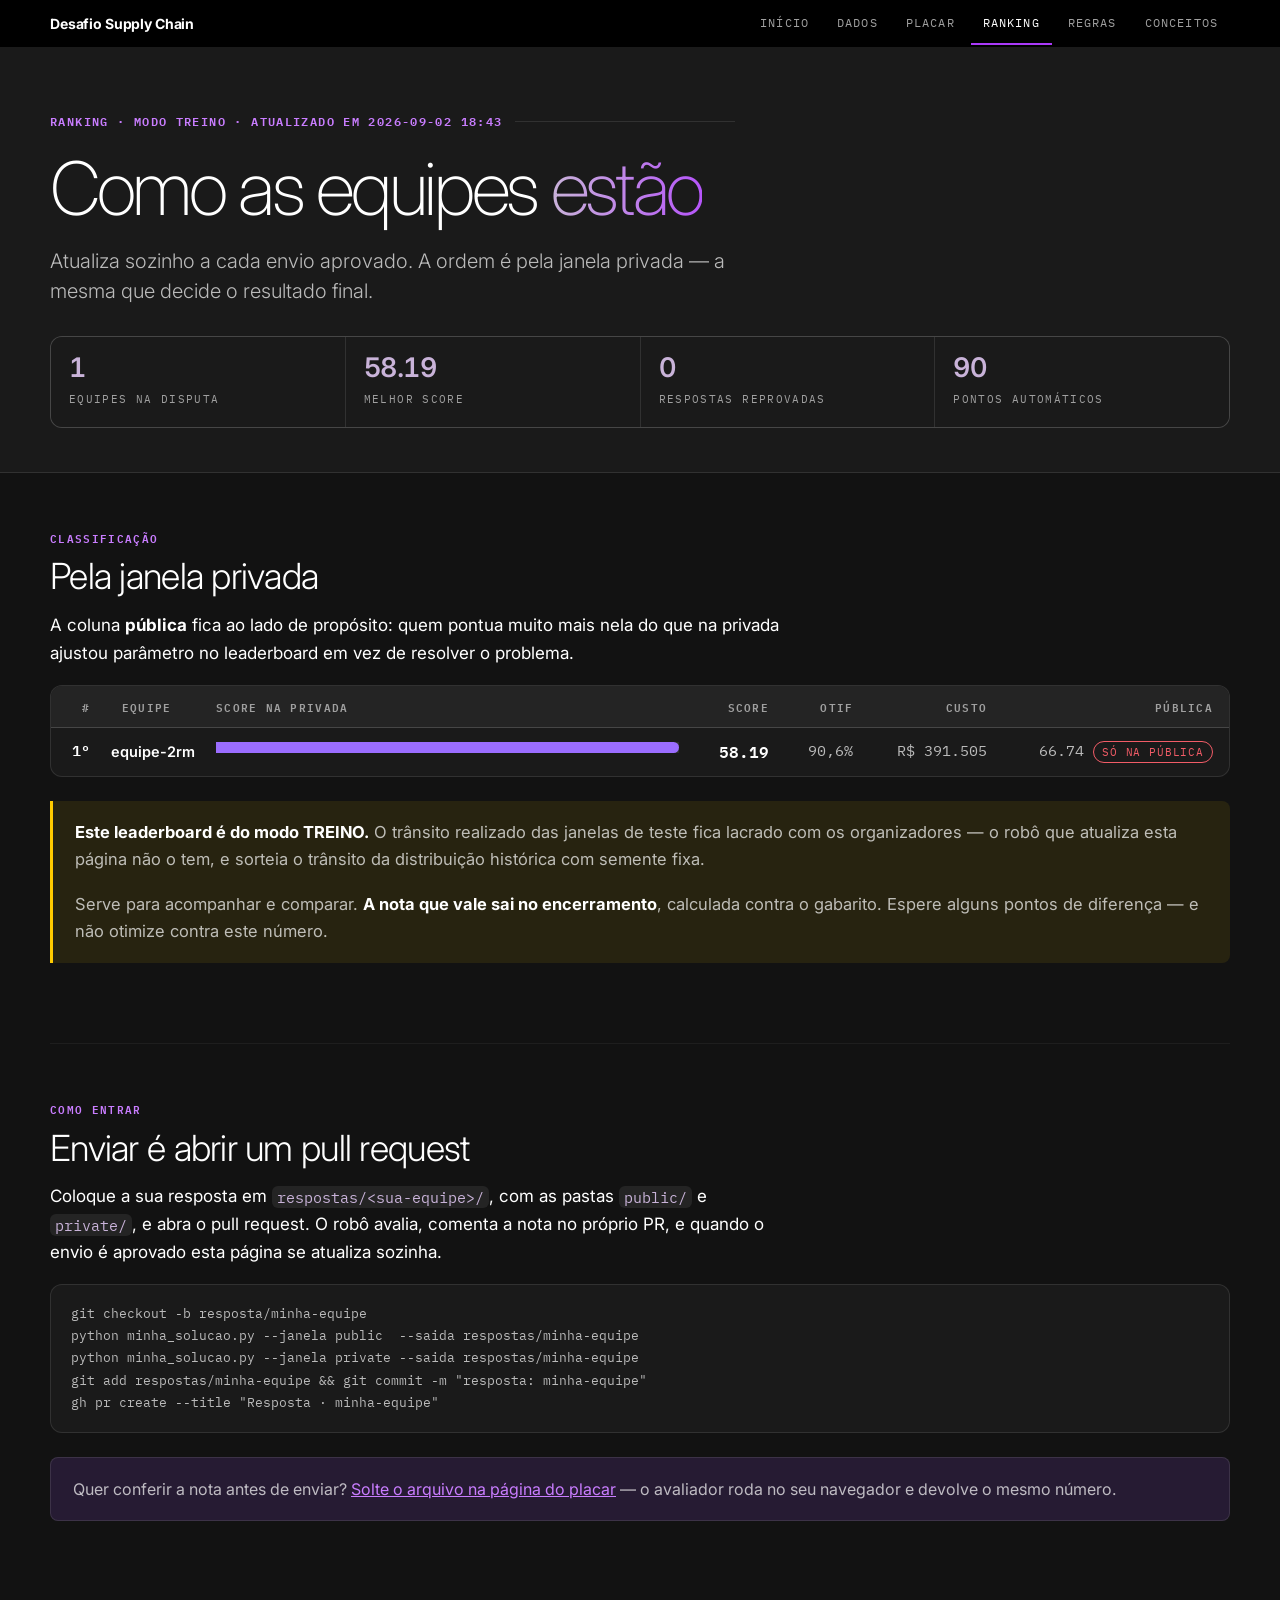
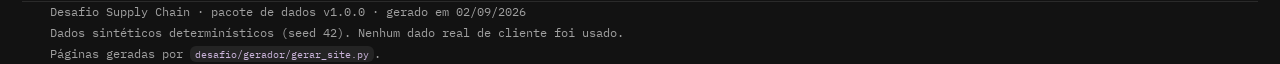
<file: docs/ranking.html>
<!doctype html>
<html lang="pt-BR">
<head>
<meta charset="utf-8">
<meta name="viewport" content="width=device-width, initial-scale=1">
<title>Ranking das Equipes</title>
<meta name="description" content="Como as equipes estão no desafio, atualizado a cada envio.">
<link rel="preconnect" href="https://fonts.googleapis.com">
<link rel="preconnect" href="https://fonts.gstatic.com" crossorigin>
<link rel="stylesheet" href="https://fonts.googleapis.com/css2?family=Inter:wght@200;300;400;600;700&family=IBM+Plex+Mono:wght@400;500;600&display=swap">
<link rel="stylesheet" href="./assets/site.css">
</head>
<body>
<nav class="sitenav">
  <div class="sitenav-in">
    <a class="marca" href="./index.html">Desafio&nbsp;Supply&nbsp;Chain</a>
    <span class="sep"></span>
    <a href="./index.html">Início</a>
    <a href="./dados.html">Dados</a>
    <a href="./placar.html">Placar</a>
    <a href="./ranking.html" class="ativo">Ranking</a>
    <a href="./regras.html">Regras</a>
    <a href="./conceitos.html">Conceitos</a>
  </div>
</nav>

<header class="masthead">
  <div class="shell">
    <p class="kicker">Ranking · modo treino ·
      atualizado em 2026-09-02 18:43</p>
    <h1>Como as equipes <em>estão</em></h1>
    <p class="standfirst">
      Atualiza sozinho a cada envio aprovado. A ordem é pela janela privada — a mesma
      que decide o resultado final.
    </p>
    <div class="facts">
      <div class="fact"><b>1</b><span>Equipes na disputa</span></div>
      <div class="fact"><b>58.19</b><span>Melhor score</span></div>
      <div class="fact"><b>0</b><span>Respostas reprovadas</span></div>
      <div class="fact"><b>90</b><span>Pontos automáticos</span></div>
    </div>
  </div>
</header>

<main class="shell">

  <section>
    <p class="tag">Classificação</p>
    <h2>Pela janela privada</h2>
    <div class="col">
      <p>A coluna <b>pública</b> fica ao lado de propósito: quem pontua muito mais nela do que
      na privada ajustou parâmetro no leaderboard em vez de resolver o problema.</p>
    </div>
    
    <div class="scroll">
      <table class="tabela-corte">
        <thead><tr>
          <th class="num">#</th><th>Equipe</th><th>Score na privada</th>
          <th class="num">Score</th><th class="num">OTIF</th>
          <th class="num">Custo</th><th class="num">Pública</th>
        </tr></thead>
        <tbody>
        <tr>
          <td class="num pos">1º</td>
          <th scope="row">equipe-2rm</th>
          <td class="cel-barra"><div class="trilho baixo"><div class="barra serie-1" style="width:100.0%"></div></div></td>
          <td class="num destaque-num">58.19</td>
          <td class="num">90,6%</td>
          <td class="num">R$ 391.505</td>
          <td class="num">66.74 <span class="pill alerta" title="score bem maior na janela pública">só na pública</span></td>
        </tr></tbody>
      </table>
    </div>
    
    <div class="note">
      <p><b>Este leaderboard é do modo TREINO.</b> O trânsito realizado das janelas de teste
      fica lacrado com os organizadores — o robô que atualiza esta página não o tem, e sorteia
      o trânsito da distribuição histórica com semente fixa.</p>
      <p>Serve para acompanhar e comparar. <b>A nota que vale sai no encerramento</b>, calculada
      contra o gabarito. Espere alguns pontos de diferença — e não otimize contra este número.</p>
    </div>
  </section>

  <section>
    <p class="tag">Como entrar</p>
    <h2>Enviar é abrir um pull request</h2>
    <div class="col">
      <p>Coloque a sua resposta em <code>respostas/&lt;sua-equipe&gt;/</code>, com as pastas
      <code>public/</code> e <code>private/</code>, e abra o pull request. O robô avalia,
      comenta a nota no próprio PR, e quando o envio é aprovado esta página se atualiza sozinha.</p>
    </div>
    <pre>git checkout -b resposta/minha-equipe
python minha_solucao.py --janela public  --saida respostas/minha-equipe
python minha_solucao.py --janela private --saida respostas/minha-equipe
git add respostas/minha-equipe &amp;&amp; git commit -m "resposta: minha-equipe"
gh pr create --title "Resposta · minha-equipe"</pre>
    <div class="callout">
      <p>Quer conferir a nota antes de enviar? <a href="./placar.html#testar">Solte o arquivo
      na página do placar</a> — o avaliador roda no seu navegador e devolve o mesmo número.</p>
    </div>
  </section>

</main>
<footer class="shell">Desafio Supply Chain · pacote de dados v1.0.0 · gerado em 02/09/2026<br>Dados sintéticos determinísticos (seed 42). Nenhum dado real de cliente foi usado.<br>Páginas geradas por <code>desafio/gerador/gerar_site.py</code>.</footer>
</body>
</html>
</file>
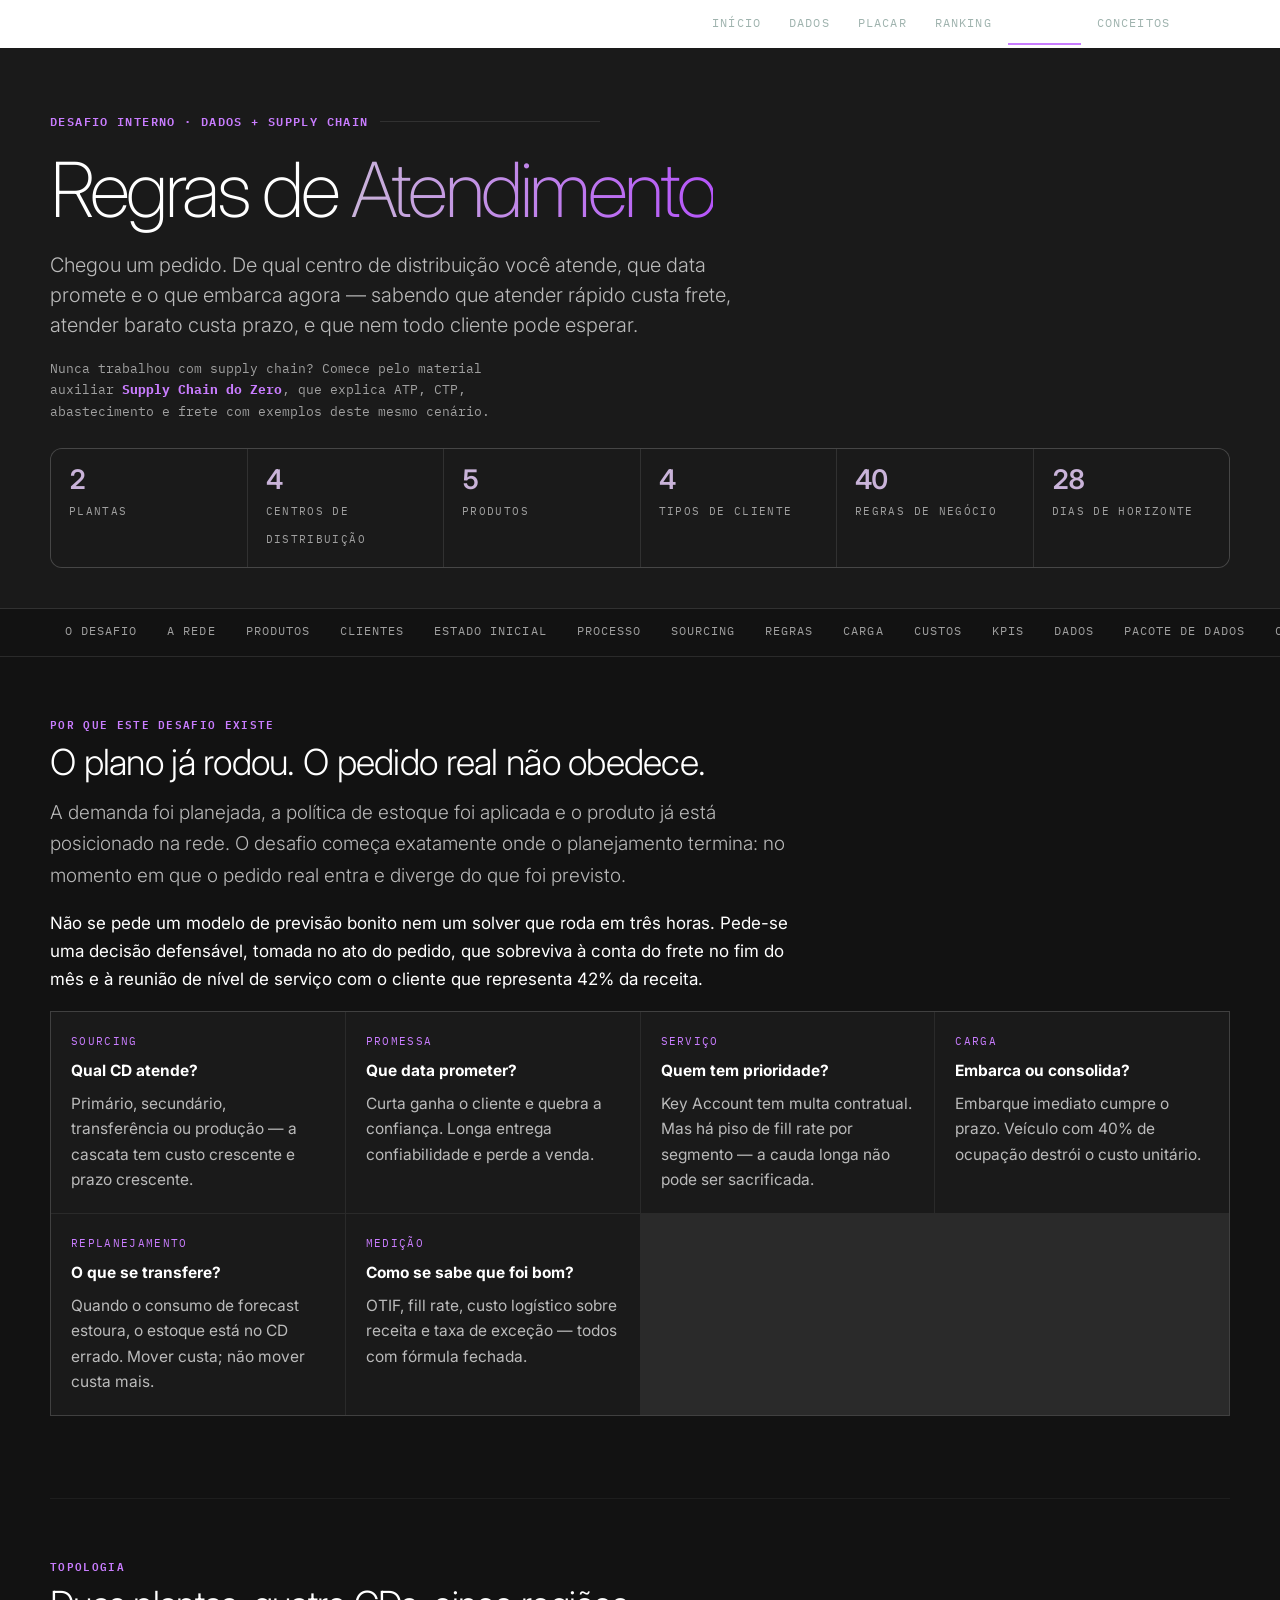
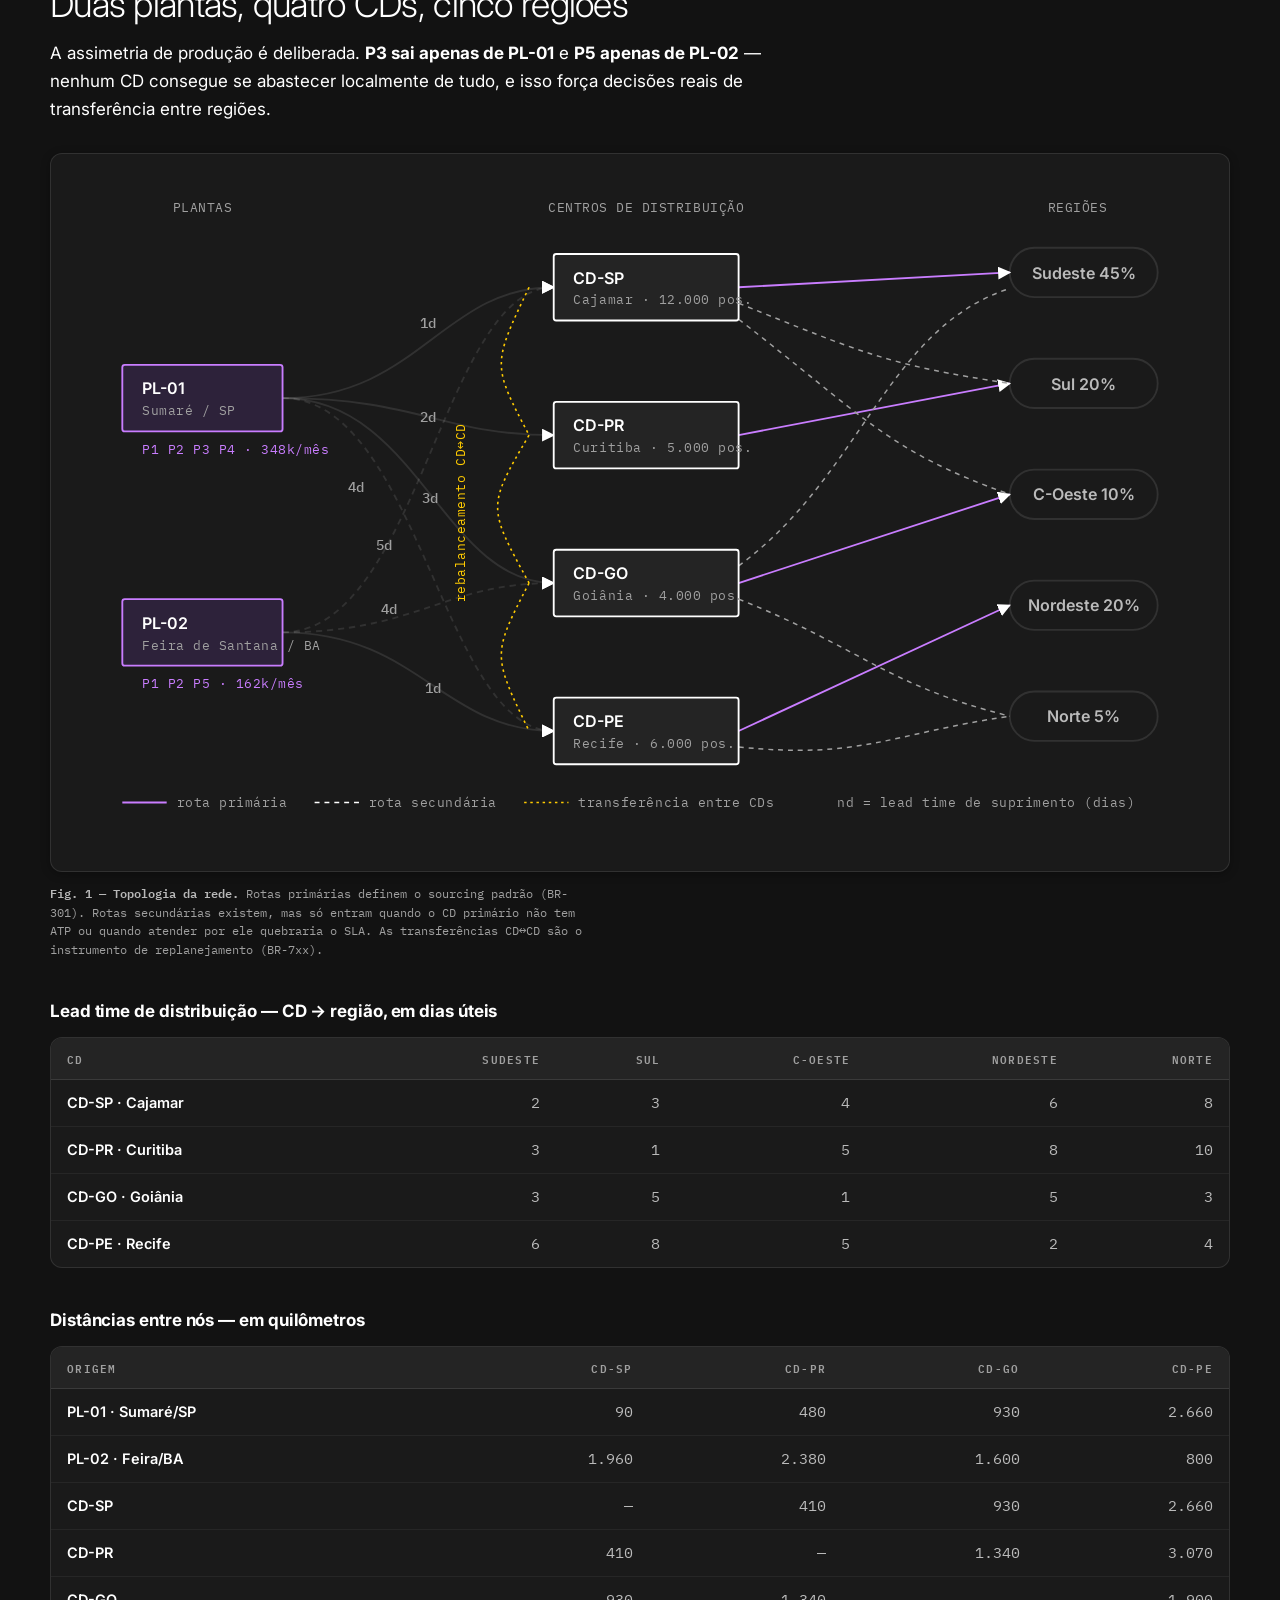
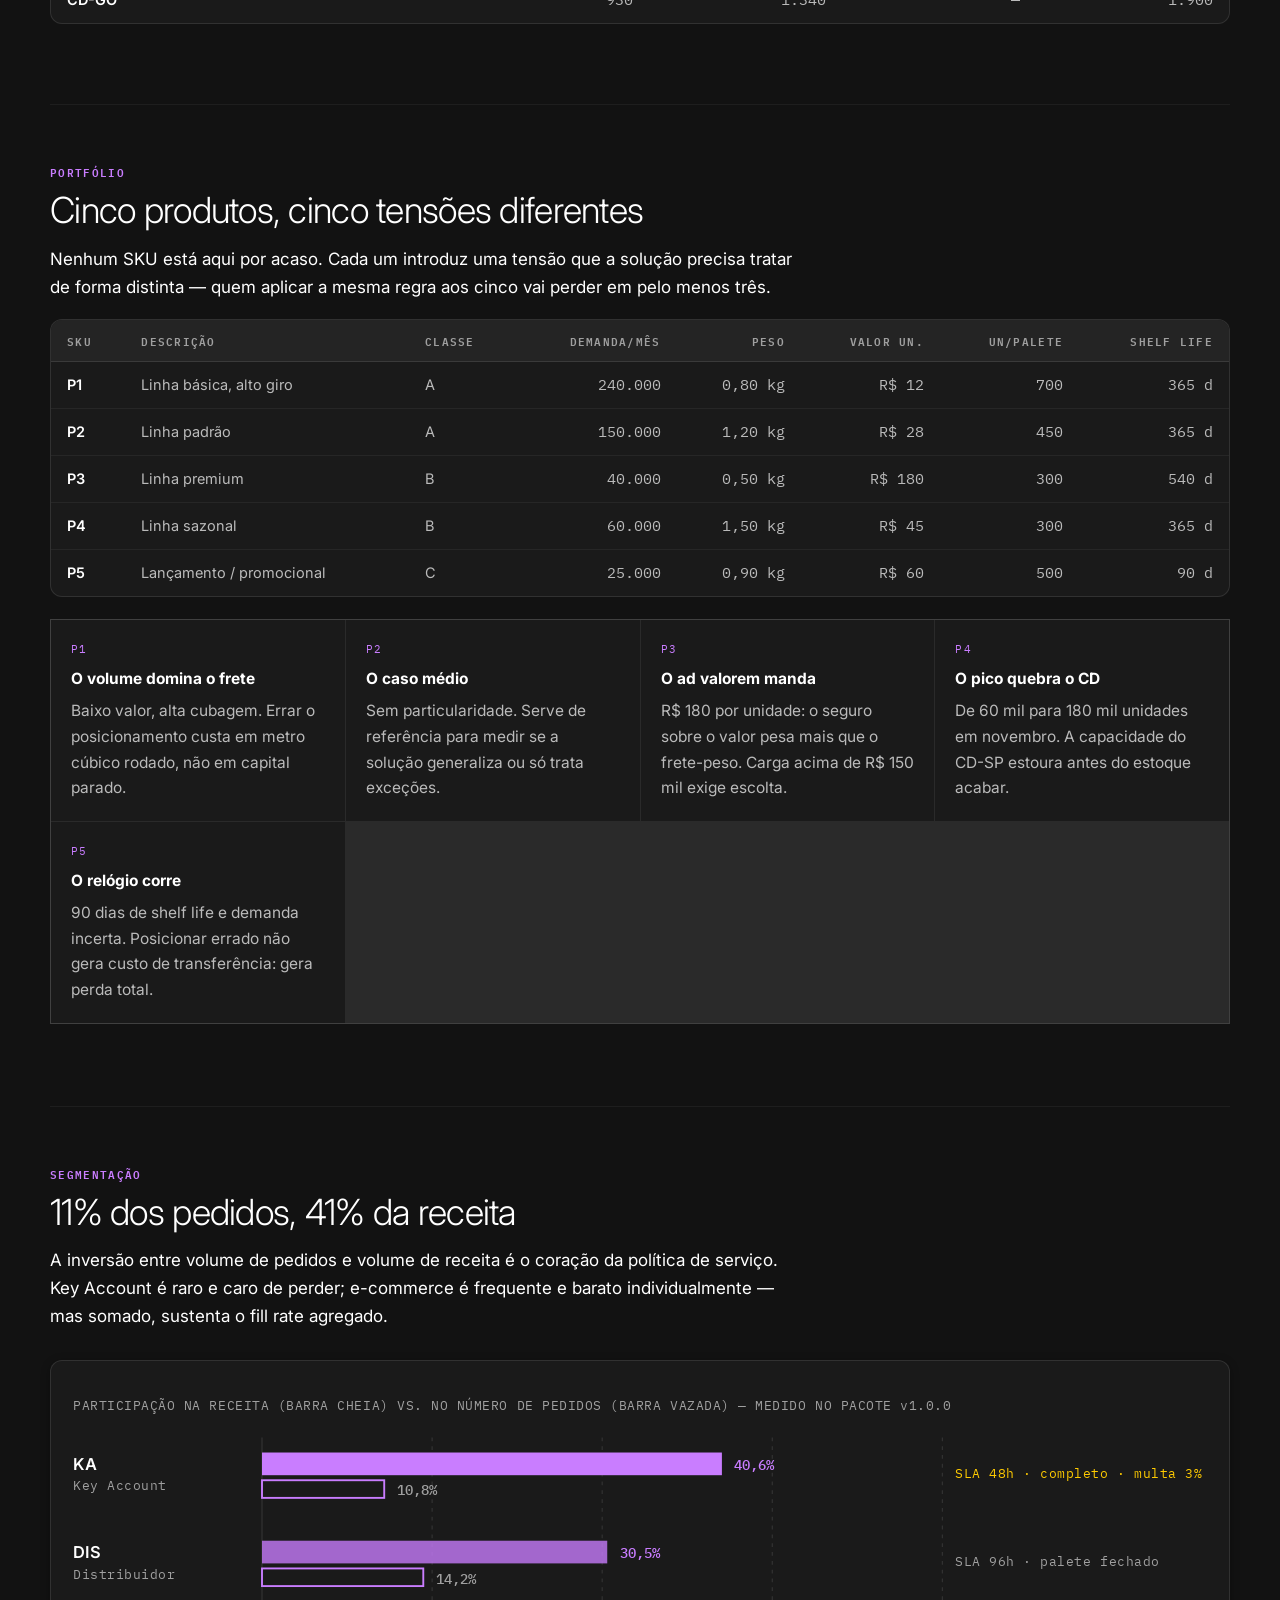
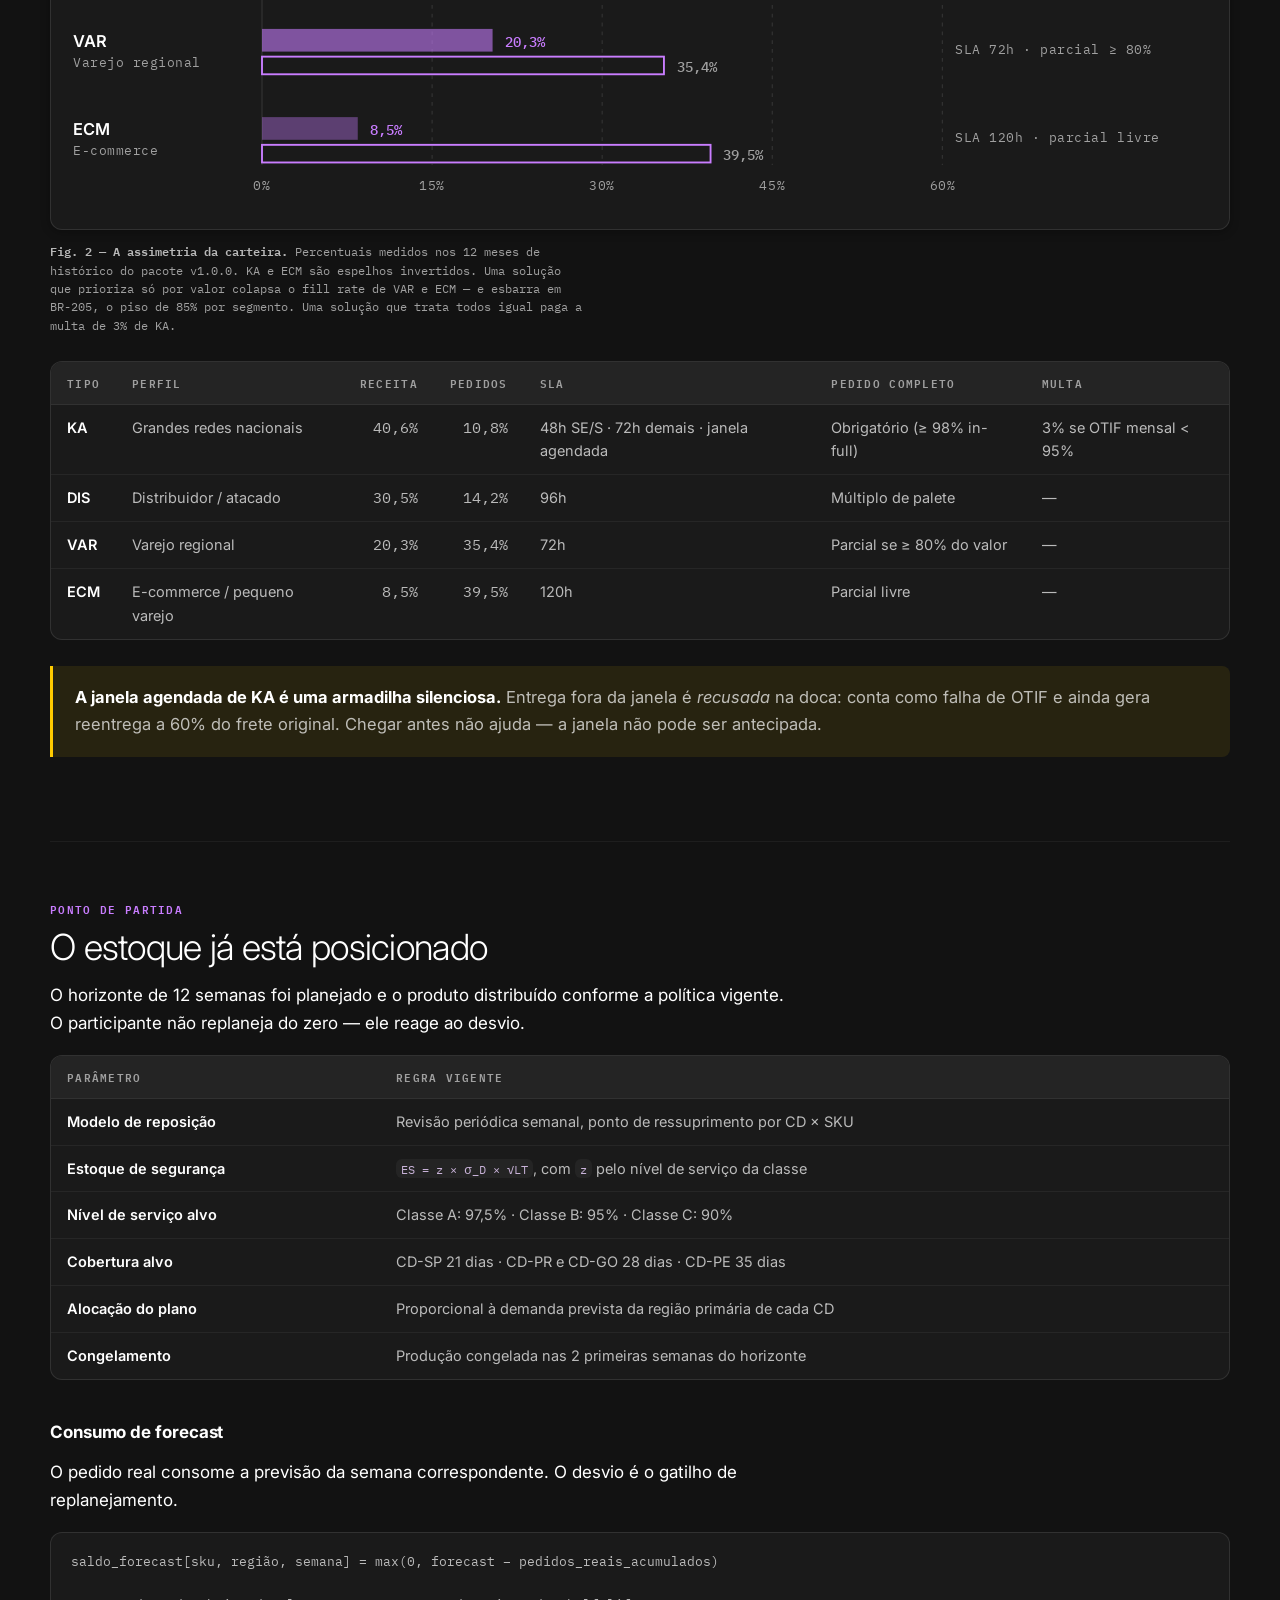
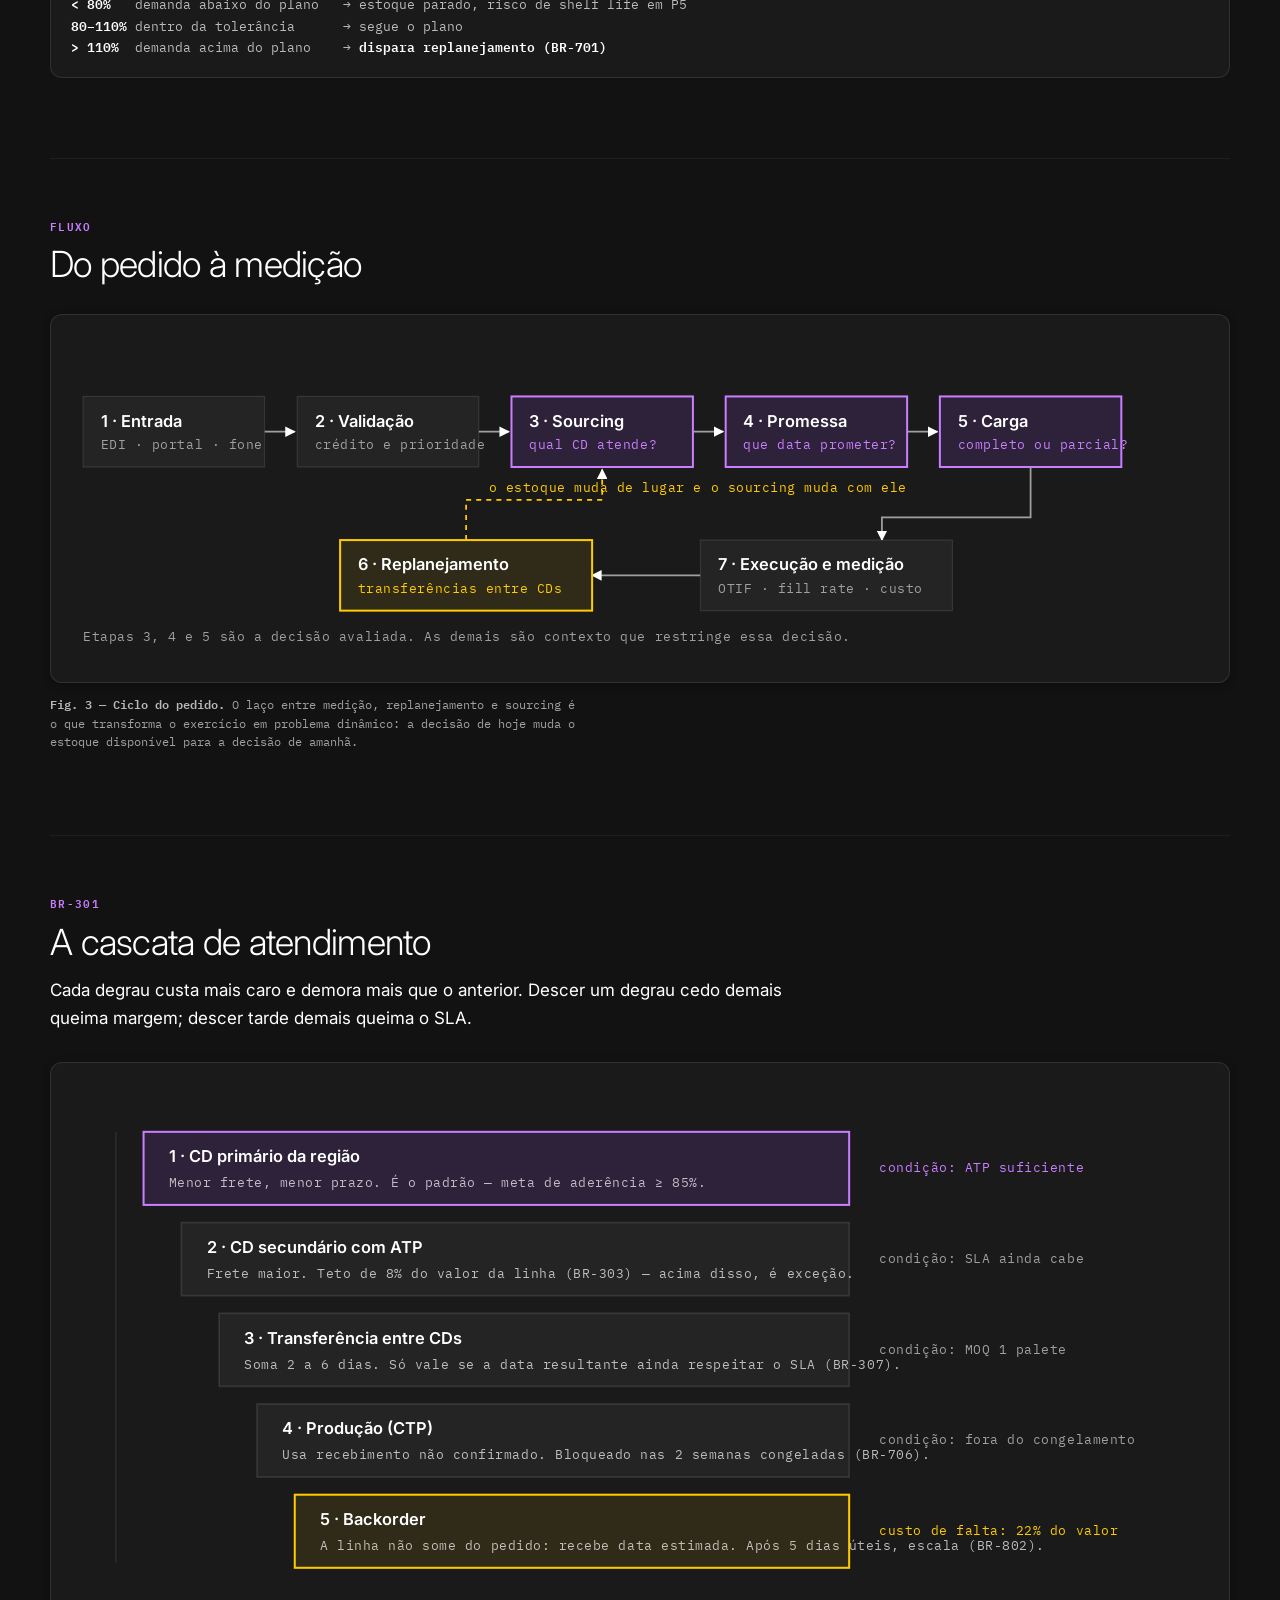
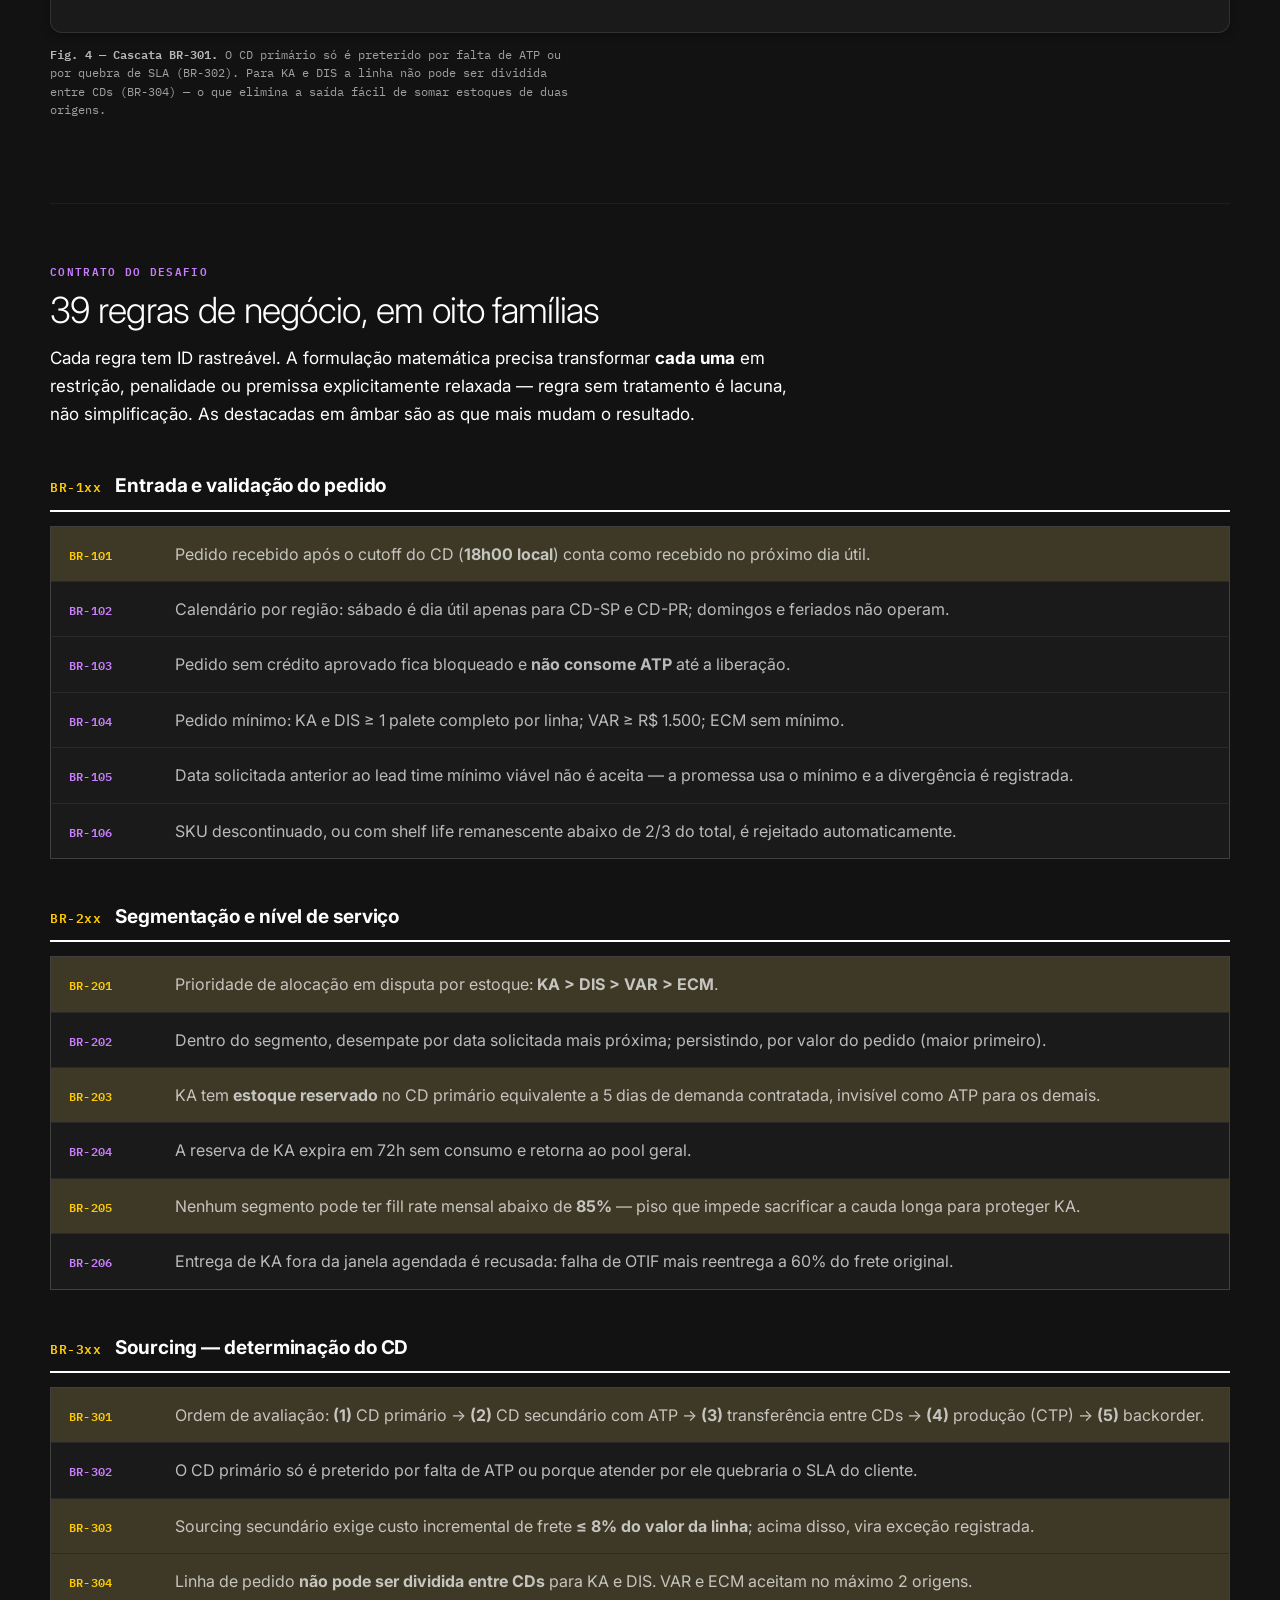
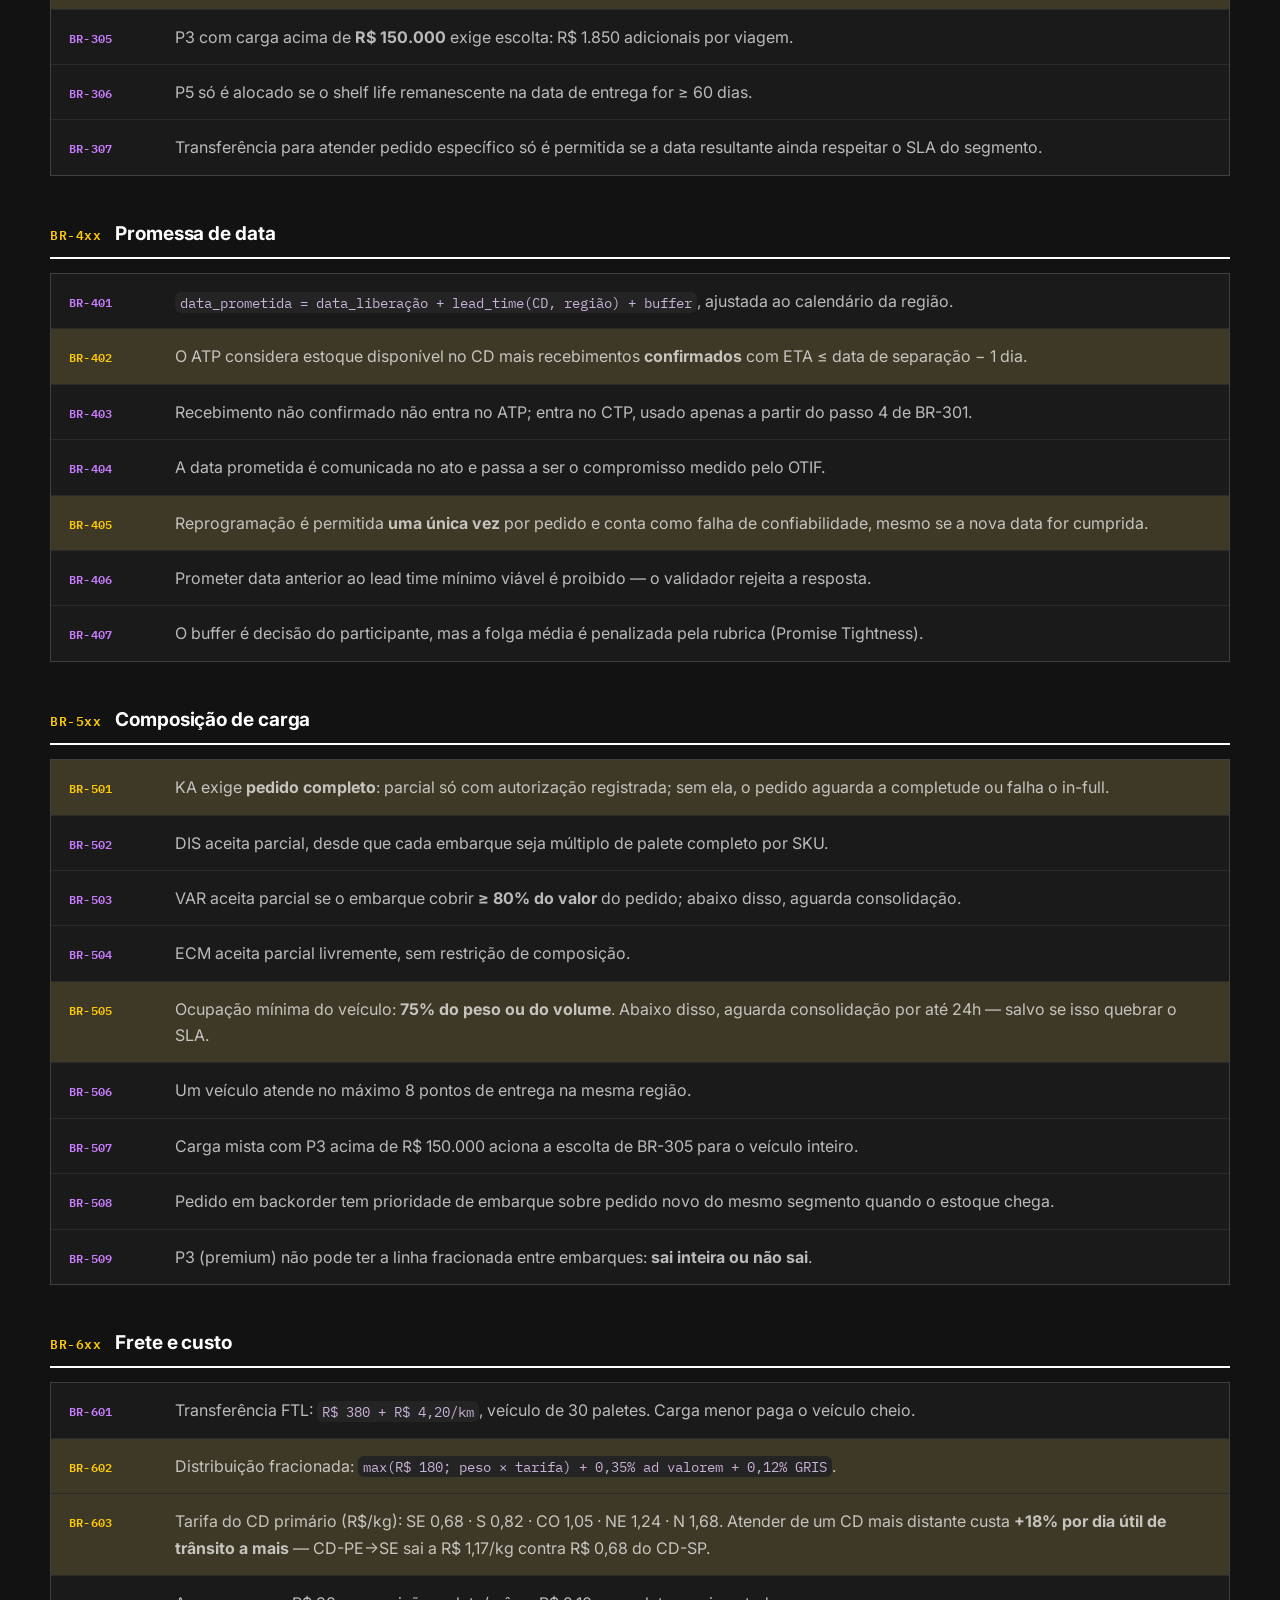
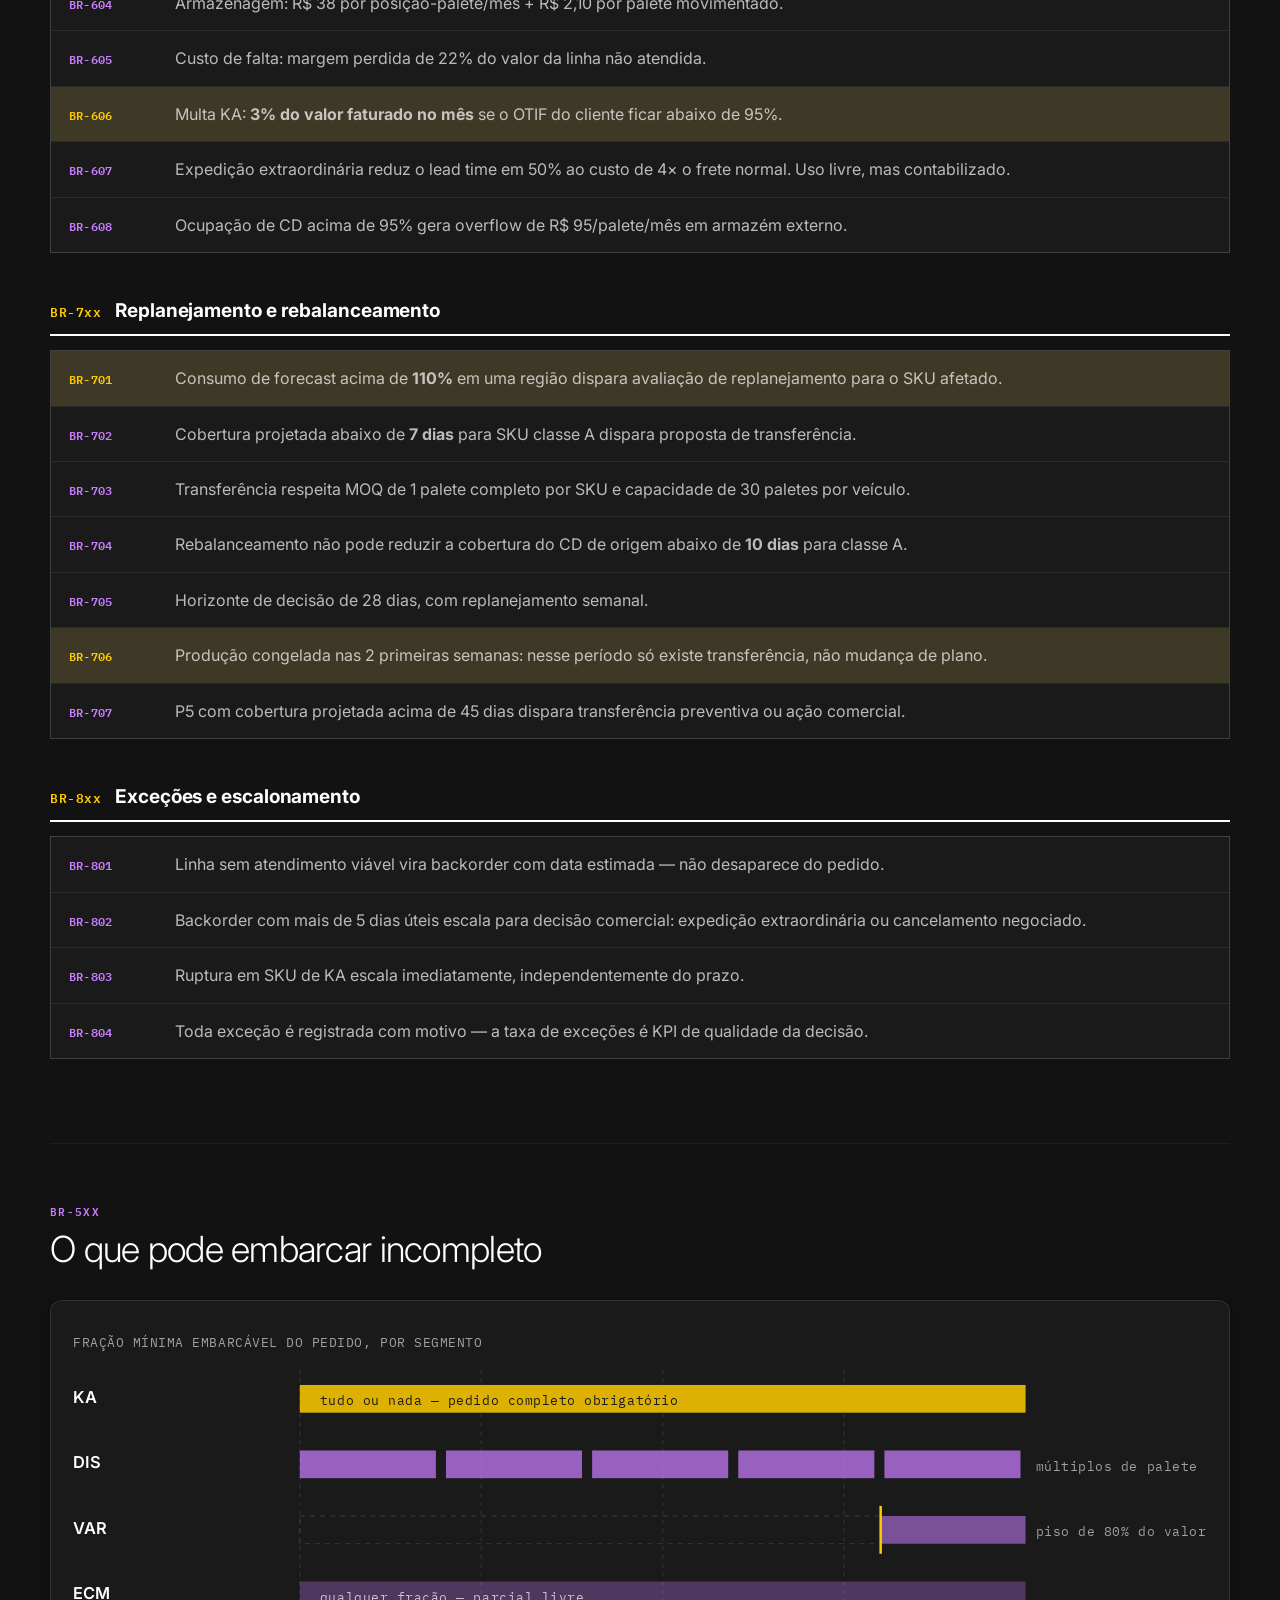
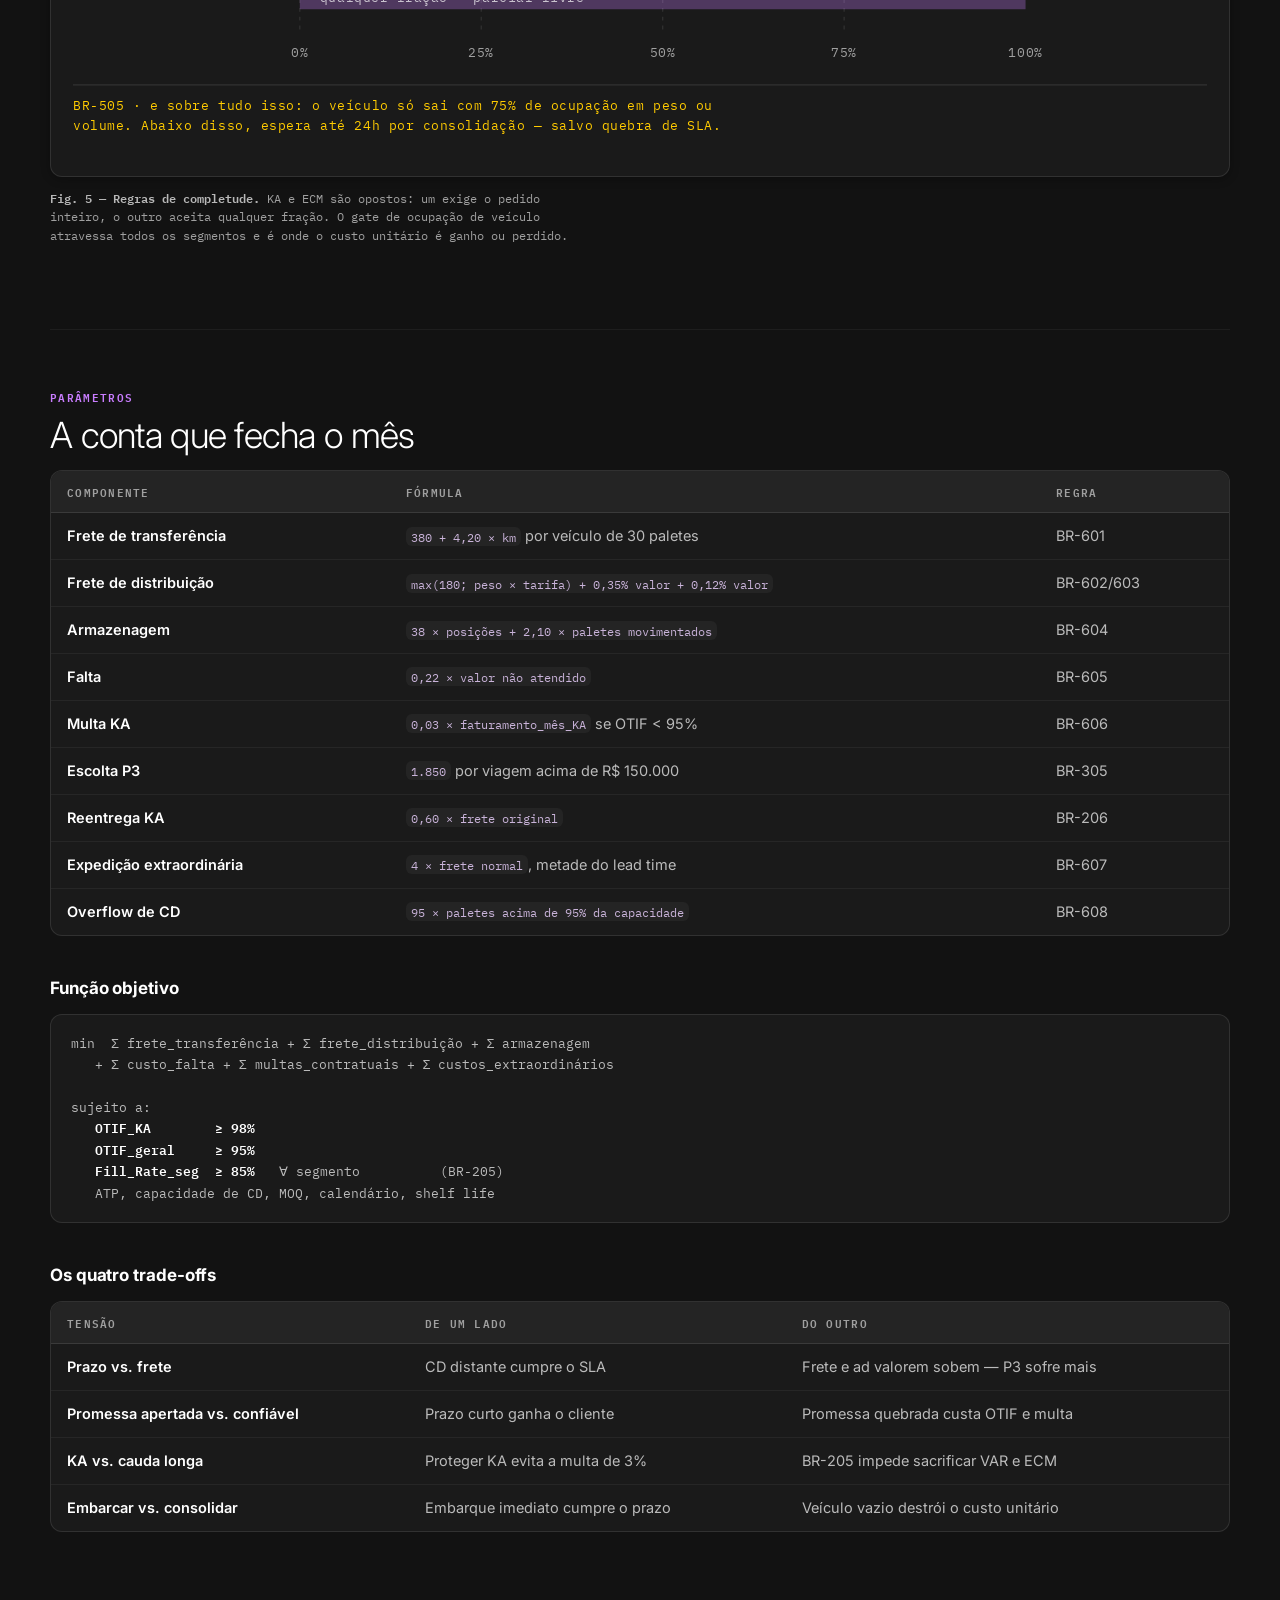
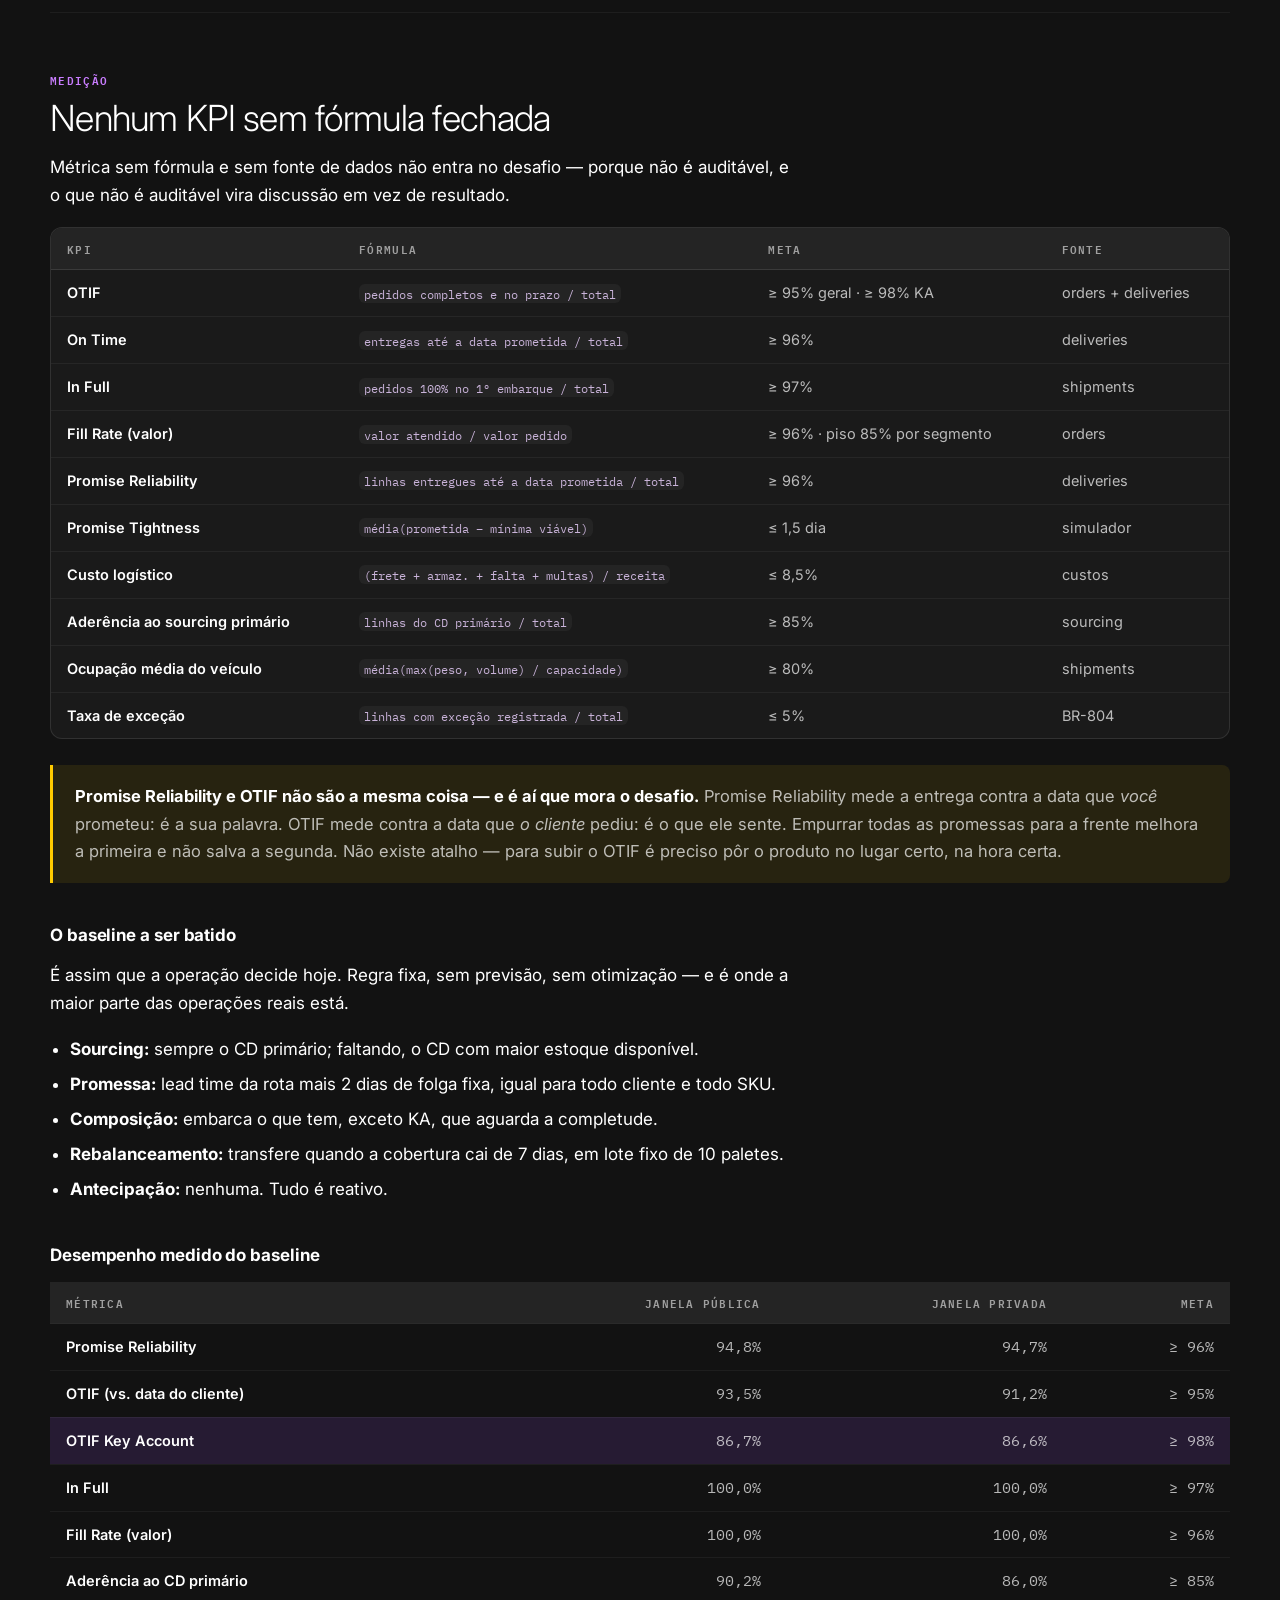
<file: docs/regras.html>
<!doctype html>
<html lang="pt-BR">
<head>
<meta charset="utf-8">
<meta name="viewport" content="width=device-width, initial-scale=1">
<title>Regras de Atendimento</title>
<link rel="preconnect" href="https://fonts.googleapis.com">
<link rel="preconnect" href="https://fonts.gstatic.com" crossorigin>
<link rel="stylesheet" href="https://fonts.googleapis.com/css2?family=Inter:wght@200;300;400;600;700&family=IBM+Plex+Mono:wght@400;500;600&display=swap">

<style>
/* ============================================================
   Regras de Atendimento — briefing de desafio de Supply Chain
   Paleta: teal de despacho + âmbar de sinalização sobre
   neutros levemente esverdeados (papel de manifesto de carga)
   ============================================================ */

:root {
  /* ============================================================
     Design system Apllos — namespace web (o padrão da marca).
     Fonte: apllos-design-system/build/css/tokens.css

     Dark-only de propósito. O design system não tem tema claro, e
     manter dois temas aqui seria a via rápida para texto branco em
     fundo branco. Sem alternância, o problema não existe.

     Contraste de cada par medido em conferir_contraste.py.
     ============================================================ */

  /* superfícies — color.web.background.* */
  --ground:      #121212;   /* base */
  --surface:     #1a1a1a;   /* surface */
  --surface-2:   #242424;   /* raised */

  /* bordas — color.web.border.* */
  --line:        rgba(255,255,255,.10);
  --line-soft:   rgba(255,255,255,.05);
  --line-forte:  rgba(255,255,255,.32);

  /* texto — color.web.text.* · 18.7 / 8.9 / 7.2 contra o fundo */
  --ink:         #ffffff;
  --ink-2:       rgba(255,255,255,.70);
  --ink-3:       #a0a0a0;

  /* acento violeta — texto usa o tom link (7.0:1); preenchimento usa o vivid */
  --accent:        #c97dff;   /* violet.tint — links, olho de seção, destaques */
  --accent-forte:  #AA39F9;   /* violet.vivid escurecido: o vivid original (#b655fa)
                                 deixa o branco em 3,70:1, abaixo do piso de 4,5.
                                 Este degrau dá 4,50:1 e mantém o violeta da marca. */
  --accent-base:   #a259ff;   /* violet.base — bordas de card */
  --accent-2:      rgba(162,89,255,.14);
  --accent-mist:   #c9b3d9;   /* violet.mist — números de estatística */

  /* sinal — amarelo institucional Pantone 116, 12.3:1 sobre o fundo */
  --signal:      #FFCB00;
  --signal-2:    rgba(255,203,0,.09);

  /* status — degraus clareados dos institucionais, para passarem no escuro
     Pantone 347 #398A35 -> #47AB42 (5.9:1) · Pantone 185 #ED1C2B -> #F25C67 (5.4:1) */
  --bom:         #47AB42;
  --alerta:      #F25C67;

  /* séries de gráfico — validadas no validador da skill dataviz:
     banda L 0.48–0.67, croma >= .10, ΔE 31.7 (deutan) e 32.0 (visão normal) */
  --serie-1:     #9B6DFF;
  --serie-2:     #BE8620;
  --trilho:      #2E2E2E;

  /* sombras — shadow.* */
  --shadow:      0 2px 10px rgba(0,0,0,.30);
  --shadow-alto: 0 10px 20px rgba(0,0,0,.40);
  --glow:        0 8px 32px rgba(139,77,184,.45);
  --gradiente:   linear-gradient(90deg,#c9b3d9,#b655fa);

  /* tipografia — Inter, do design system. O mono é acréscimo nosso:
     o design system não define família monoespaçada. */
  --display: Inter, -apple-system, "Segoe UI", Roboto, sans-serif;
  --body:    Inter, -apple-system, "Segoe UI", Roboto, sans-serif;
  --mono:    "IBM Plex Mono", ui-monospace, SFMono-Regular, Menlo, monospace;

  /* raios — radius.* */
  --r-sm: 6px; --r-md: 8px; --r-lg: 12px; --r-xl: 20px; --r-pill: 999px;

  --measure: 68ch;
  --wide: 1236px;   /* layout.content-max */
}

* { box-sizing: border-box; }

body {
  margin: 0;
  background: var(--ground);
  color: var(--ink);
  font-family: var(--body);
  font-size: 17px;
  line-height: 1.65;
  -webkit-font-smoothing: antialiased;
}

.shell { max-width: var(--wide); margin: 0 auto; padding: 0 28px; }
.col { max-width: var(--measure); }

/* ---------- Cabeçalho ---------- */

.masthead {
  border-bottom: 1px solid var(--line);
  background: var(--surface);
  padding: 64px 0 40px;
}
.kicker {
  font-family: var(--mono);
  font-size: 11.5px;
  letter-spacing: .18em;
  text-transform: uppercase;
  color: var(--accent);
  margin: 0 0 22px;
  display: flex;
  align-items: center;
  gap: 12px;
}
.kicker::after {
  content: "";
  flex: 1;
  height: 1px;
  background: var(--line);
  max-width: 220px;
}
h1 {
  font-family: var(--display);
  font-weight: 800;
  font-size: clamp(40px, 7vw, 76px);
  line-height: .96;
  letter-spacing: -.035em;
  margin: 0 0 24px;
  text-wrap: balance;
  max-width: 16ch;
}
h1 em { font-style: normal; color: var(--accent); }
.standfirst {
  font-size: 20px;
  line-height: 1.5;
  color: var(--ink-2);
  max-width: 58ch;
  margin: 0 0 34px;
}
.facts {
  display: grid;
  grid-template-columns: repeat(auto-fit, minmax(148px, 1fr));
  gap: 1px;
  background: var(--line);
  border: 1px solid var(--line);
}
.fact { background: var(--surface); padding: 16px 18px; }
.fact b {
  display: block;
  font-family: var(--display);
  font-weight: 700;
  font-size: 27px;
  letter-spacing: -.02em;
  line-height: 1.1;
  font-variant-numeric: tabular-nums;
}
.fact span {
  font-family: var(--mono);
  font-size: 10.5px;
  letter-spacing: .13em;
  text-transform: uppercase;
  color: var(--ink-3);
}

/* ---------- Navegação ---------- */

nav.rail {
  position: sticky;
  top: 0;
  z-index: 20;
  background: var(--ground);
  border-bottom: 1px solid var(--line);
  overflow-x: auto;
  scrollbar-width: thin;
}
nav.rail ul {
  display: flex;
  gap: 0;
  list-style: none;
  margin: 0 auto;
  padding: 0 28px;
  max-width: var(--wide);
}
nav.rail a {
  display: block;
  padding: 13px 15px;
  font-family: var(--mono);
  font-size: 11.5px;
  letter-spacing: .09em;
  text-transform: uppercase;
  color: var(--ink-3);
  text-decoration: none;
  white-space: nowrap;
  border-bottom: 2px solid transparent;
}
nav.rail a:hover, nav.rail a:focus-visible { color: var(--ink); border-bottom-color: var(--accent); }

/* ---------- Seções ---------- */

main { padding-bottom: 80px; }

section { padding: 58px 0; border-bottom: 1px solid var(--line-soft); }
section:last-of-type { border-bottom: none; }

.tag {
  font-family: var(--mono);
  font-size: 11px;
  letter-spacing: .16em;
  text-transform: uppercase;
  color: var(--signal);
  margin: 0 0 10px;
}
h2 {
  font-family: var(--display);
  font-weight: 700;
  font-size: clamp(26px, 3.4vw, 36px);
  letter-spacing: -.025em;
  line-height: 1.1;
  margin: 0 0 14px;
  text-wrap: balance;
}
h3 {
  font-family: var(--display);
  font-weight: 700;
  font-size: 17px;
  letter-spacing: -.005em;
  margin: 38px 0 12px;
}
h4 {
  font-family: var(--mono);
  font-weight: 600;
  font-size: 11.5px;
  letter-spacing: .14em;
  text-transform: uppercase;
  color: var(--ink-3);
  margin: 30px 0 10px;
}
p { margin: 0 0 18px; }
.lead { font-size: 19px; color: var(--ink-2); }
a { color: var(--accent); }

ul.plain { margin: 0 0 18px; padding-left: 1.15em; }
ul.plain li { margin-bottom: 7px; }

code, .mono { font-family: var(--mono); font-size: .855em; }
code {
  background: var(--surface-2);
  padding: 1.5px 5px;
  border-radius: 3px;
  color: var(--ink);
}

/* ---------- Tabelas ---------- */

.scroll { overflow-x: auto; margin: 0 0 22px; border: 1px solid var(--line); background: var(--surface); }
table { width: 100%; border-collapse: collapse; font-family: var(--display); font-size: 14.5px; min-width: 520px; }
thead th {
  text-align: left;
  font-family: var(--mono);
  font-weight: 600;
  font-size: 10.5px;
  letter-spacing: .12em;
  text-transform: uppercase;
  color: var(--ink-3);
  padding: 12px 16px;
  border-bottom: 1px solid var(--line);
  background: var(--surface-2);
  white-space: nowrap;
}
tbody td { padding: 11px 16px; border-bottom: 1px solid var(--line-soft); vertical-align: top; color: var(--ink-2); }
tbody tr:last-child td { border-bottom: none; }
tbody td:first-child { color: var(--ink); font-weight: 600; }
td.num, th.num { text-align: right; font-family: var(--mono); font-variant-numeric: tabular-nums; }
tbody tr:hover td { background: var(--accent-2); }

/* ---------- Regras ---------- */

.rules { display: grid; gap: 1px; background: var(--line); border: 1px solid var(--line); margin-bottom: 26px; }
.rule { background: var(--surface); padding: 14px 18px; display: grid; grid-template-columns: 88px 1fr; gap: 18px; align-items: baseline; }
.rule .id {
  font-family: var(--mono);
  font-size: 12px;
  font-weight: 600;
  color: var(--accent);
  letter-spacing: .02em;
}
.rule p { margin: 0; font-size: 16px; color: var(--ink-2); }
.rule.hot { background: var(--signal-2); }
.rule.hot .id { color: var(--signal); }

.family {
  display: flex;
  align-items: baseline;
  gap: 14px;
  margin: 42px 0 14px;
  padding-bottom: 8px;
  border-bottom: 2px solid var(--ink);
}
.family .code {
  font-family: var(--mono);
  font-weight: 600;
  font-size: 13px;
  color: var(--signal);
  letter-spacing: .04em;
}
.family h3 { margin: 0; font-size: 19px; }

/* ---------- Blocos ---------- */

.figure { margin: 30px 0 26px; }
.figure .frame {
  border: 1px solid var(--line);
  background: var(--surface);
  padding: 26px 22px;
  overflow-x: auto;
  box-shadow: var(--shadow);
}
.figure svg { display: block; width: 100%; height: auto; min-width: 560px; }
figcaption {
  font-family: var(--mono);
  font-size: 11.5px;
  line-height: 1.6;
  color: var(--ink-3);
  margin-top: 12px;
  max-width: 76ch;
}
figcaption b { color: var(--ink-2); font-weight: 600; }

.note {
  border-left: 3px solid var(--signal);
  background: var(--signal-2);
  padding: 18px 22px;
  margin: 26px 0;
  font-size: 16.5px;
  color: var(--ink-2);
}
.note b { color: var(--ink); }
.note :last-child { margin-bottom: 0; }

.grid2 { display: grid; grid-template-columns: repeat(auto-fit, minmax(268px, 1fr)); gap: 1px; background: var(--line); border: 1px solid var(--line); margin-bottom: 24px; }
.cell { background: var(--surface); padding: 20px; }
.cell h5 {
  font-family: var(--display);
  font-weight: 700;
  font-size: 15.5px;
  margin: 0 0 7px;
}
.cell p { margin: 0; font-size: 15.5px; color: var(--ink-2); }
.cell .code {
  font-family: var(--mono);
  font-size: 11px;
  letter-spacing: .12em;
  text-transform: uppercase;
  color: var(--accent);
  display: block;
  margin-bottom: 8px;
}

pre {
  font-family: var(--mono);
  font-size: 13px;
  line-height: 1.65;
  background: var(--surface);
  border: 1px solid var(--line);
  padding: 18px 20px;
  overflow-x: auto;
  margin: 0 0 22px;
  color: var(--ink-2);
}
pre b { color: var(--ink); font-weight: 600; }

/* SVG tokens */
.s-line { stroke: var(--line); }
.s-ink { fill: var(--ink); }
.s-ink2 { fill: var(--ink-2); }
.s-ink3 { fill: var(--ink-3); }
.s-accent { fill: var(--accent); }
.s-signal { fill: var(--signal); }
.svg-label { font-family: var(--display); font-weight: 600; font-size: 13px; }
.svg-small { font-family: var(--mono); font-size: 10.5px; letter-spacing: .04em; }
.svg-num { font-family: var(--mono); font-size: 11px; font-weight: 500; }

footer {
  padding: 34px 0 0;
  font-family: var(--mono);
  font-size: 11.5px;
  line-height: 1.8;
  color: var(--ink-3);
  border-top: 1px solid var(--line);
}

@media (max-width: 720px) {
  body { font-size: 16px; }
  .shell { padding: 0 20px; }
  nav.rail ul { padding: 0 20px; }
  .rule { grid-template-columns: 1fr; gap: 4px; }
  .masthead { padding: 44px 0 32px; }
}

@media (prefers-reduced-motion: reduce) {
  * { animation: none !important; transition: none !important; }
}

/* ---------- voz do design system Apllos ---------- */
body { font-family: var(--body); font-weight: 400; }
h1, h2, h3, .fact b, .kpi h3 { font-family: var(--display); }
h1 { font-weight: 200; letter-spacing: -.045em; }
h2 { font-weight: 300; letter-spacing: -.02em; }
h1 em, .destaque-gradiente {
  font-style: normal;
  background: var(--gradiente);
  -webkit-background-clip: text; background-clip: text; color: transparent;
}
.kicker, .tag { color: var(--accent); font-weight: 600; letter-spacing: .12em; }
.standfirst, .lead { font-weight: 300; }

.facts, .promessa, .grid, .kpis, .passos { border-radius: var(--r-lg); overflow: hidden; }
.card, .cell, .fact, .kpi, .conceito, .campo, .passo, .promessa div { background: var(--surface); }
.conceito, .testador, .scroll, .figure .frame, pre {
  border-radius: var(--r-lg);
}
.fact b { font-weight: 600; color: var(--accent-mist); }
.cell .code, .conceito .n { color: var(--accent); }

.btn {
  border-radius: var(--r-pill);
  background: var(--accent-forte); color: #fff;
  font-family: var(--display); font-weight: 600;
  box-shadow: var(--glow);
  padding: 13px 30px; border: 1px solid transparent;
}
.btn:hover { filter: brightness(1.08); transform: translateY(-1px); }
.btn.sec { background: transparent; color: var(--accent); border-color: var(--line-forte); box-shadow: none; }
.btn.sec:hover { border-color: var(--accent); }

.pill { border-radius: var(--r-pill); border-width: 1px; }
.note { border-left-color: var(--signal); background: var(--signal-2); border-radius: 0 var(--r-md) var(--r-md) 0; }
.callout { background: var(--accent-2); border-color: var(--line); border-radius: var(--r-md); }
.campo.armadilha { background: var(--signal-2); }
.campo.armadilha b { color: var(--signal); }
tr.destaque td { background: var(--accent-2); }
tr.destaque:hover td { background: var(--accent-2); }
tbody tr:hover td { background: rgba(255,255,255,.04); }
code { background: var(--surface-2); border-radius: var(--r-sm); color: var(--accent-mist); }
.barra { border-radius: 0 var(--r-sm) var(--r-sm) 0; }
.marca-meta { background: var(--ink); }
.sitenav { background: #000; border-bottom: 1px solid var(--line); }
.sitenav a { color: var(--ink-3); }
.sitenav a:hover, .sitenav a:focus-visible { color: var(--ink); }
.sitenav a.ativo { color: var(--ink); box-shadow: inset 0 -2px 0 var(--accent-forte); }
.sitenav .marca { color: var(--ink); }
nav.rail { background: var(--ground); }
.masthead { background: var(--surface); }


/* barra de navegação do site — injetada pelo gerador */
.sitenav { background: var(--ink); border-bottom: 1px solid var(--ink); }
.sitenav-in {
  max-width: 1140px; margin: 0 auto; padding: 0 28px;
  display: flex; align-items: center; gap: 4px; flex-wrap: wrap;
}
.sitenav a {
  display: block; padding: 12px 12px; text-decoration: none;
  font-family: var(--mono); font-size: 11.5px; letter-spacing: .1em;
  text-transform: uppercase; color: #9fb3ae;
}
.sitenav a:hover, .sitenav a:focus-visible { color: #fff; }
.sitenav a.ativo { color: #fff; box-shadow: inset 0 -2px 0 var(--accent); }
.sitenav .marca {
  font-family: var(--display); font-weight: 700; font-size: 14px;
  letter-spacing: -.01em; text-transform: none; color: #fff; padding-left: 0;
}
.sitenav .sep { flex: 1; }
@media (max-width: 720px) { .sitenav-in { padding: 0 20px; } .sitenav .sep { flex: 0; } }
</style>

</head>
<body>
<nav class="sitenav">
  <div class="sitenav-in">
    <a class="marca" href="./index.html">Desafio&nbsp;Supply&nbsp;Chain</a>
    <span class="sep"></span>
    <a href="./index.html">Início</a>
    <a href="./dados.html">Dados</a>
    <a href="./placar.html">Placar</a>
    <a href="./ranking.html">Ranking</a>
    <a href="./regras.html" class="ativo">Regras</a>
    <a href="./conceitos.html">Conceitos</a>
  </div>
</nav>
<header class="masthead">
  <div class="shell">
    <p class="kicker">Desafio interno · Dados + Supply Chain</p>
    <h1>Regras de <em>Atendimento</em></h1>
    <p class="standfirst" style="margin-bottom:18px">
      Chegou um pedido. De qual centro de distribuição você atende, que data promete e o que
      embarca agora — sabendo que atender rápido custa frete, atender barato custa prazo, e que
      nem todo cliente pode esperar.
    </p>
    <p class="lede" style="font-family:var(--mono);font-size:13px;color:var(--ink-3);margin:0 0 26px;max-width:62ch">
      Nunca trabalhou com supply chain? Comece pelo material auxiliar
      <b style="color:var(--accent)">Supply Chain do Zero</b>, que explica ATP, CTP,
      abastecimento e frete com exemplos deste mesmo cenário.
    </p>
    <div class="facts">
      <div class="fact"><b>2</b><span>Plantas</span></div>
      <div class="fact"><b>4</b><span>Centros de distribuição</span></div>
      <div class="fact"><b>5</b><span>Produtos</span></div>
      <div class="fact"><b>4</b><span>Tipos de cliente</span></div>
      <div class="fact"><b>40</b><span>Regras de negócio</span></div>
      <div class="fact"><b>28</b><span>Dias de horizonte</span></div>
    </div>
  </div>
</header>

<nav class="rail">
  <ul>
    <li><a href="#desafio">O desafio</a></li>
    <li><a href="#rede">A rede</a></li>
    <li><a href="#produtos">Produtos</a></li>
    <li><a href="#clientes">Clientes</a></li>
    <li><a href="#plano">Estado inicial</a></li>
    <li><a href="#processo">Processo</a></li>
    <li><a href="#sourcing">Sourcing</a></li>
    <li><a href="#regras">Regras</a></li>
    <li><a href="#carga">Carga</a></li>
    <li><a href="#custos">Custos</a></li>
    <li><a href="#kpis">KPIs</a></li>
    <li><a href="#dados">Dados</a></li>
    <li><a href="#pacote">Pacote de dados</a></li>
    <li><a href="#cenarios">Cenários</a></li>
  </ul>
</nav>

<main class="shell">

  <!-- ============================ DESAFIO ============================ -->
  <section id="desafio">
    <p class="tag">Por que este desafio existe</p>
    <h2>O plano já rodou. O pedido real não obedece.</h2>
    <div class="col">
      <p class="lead">
        A demanda foi planejada, a política de estoque foi aplicada e o produto já está posicionado
        na rede. O desafio começa exatamente onde o planejamento termina: no momento em que o pedido
        real entra e diverge do que foi previsto.
      </p>
      <p>
        Não se pede um modelo de previsão bonito nem um solver que roda em três horas. Pede-se uma
        decisão defensável, tomada no ato do pedido, que sobreviva à conta do frete no fim do mês e
        à reunião de nível de serviço com o cliente que representa 42% da receita.
      </p>
    </div>

    <div class="grid2">
      <div class="cell"><span class="code">Sourcing</span><h5>Qual CD atende?</h5><p>Primário, secundário, transferência ou produção — a cascata tem custo crescente e prazo crescente.</p></div>
      <div class="cell"><span class="code">Promessa</span><h5>Que data prometer?</h5><p>Curta ganha o cliente e quebra a confiança. Longa entrega confiabilidade e perde a venda.</p></div>
      <div class="cell"><span class="code">Serviço</span><h5>Quem tem prioridade?</h5><p>Key Account tem multa contratual. Mas há piso de fill rate por segmento — a cauda longa não pode ser sacrificada.</p></div>
      <div class="cell"><span class="code">Carga</span><h5>Embarca ou consolida?</h5><p>Embarque imediato cumpre o prazo. Veículo com 40% de ocupação destrói o custo unitário.</p></div>
      <div class="cell"><span class="code">Replanejamento</span><h5>O que se transfere?</h5><p>Quando o consumo de forecast estoura, o estoque está no CD errado. Mover custa; não mover custa mais.</p></div>
      <div class="cell"><span class="code">Medição</span><h5>Como se sabe que foi bom?</h5><p>OTIF, fill rate, custo logístico sobre receita e taxa de exceção — todos com fórmula fechada.</p></div>
    </div>
  </section>

  <!-- ============================ REDE ============================ -->
  <section id="rede">
    <p class="tag">Topologia</p>
    <h2>Duas plantas, quatro CDs, cinco regiões</h2>
    <div class="col">
      <p>
        A assimetria de produção é deliberada. <b>P3 sai apenas de PL-01</b> e <b>P5 apenas de
        PL-02</b> — nenhum CD consegue se abastecer localmente de tudo, e isso força decisões reais
        de transferência entre regiões.
      </p>
    </div>

    <figure class="figure">
      <div class="frame">
        <svg viewBox="0 0 920 540" role="img" aria-label="Diagrama da rede: duas plantas abastecem quatro centros de distribuição, que atendem cinco regiões">
          <defs>
            <marker id="arw" viewBox="0 0 10 10" refX="9" refY="5" markerWidth="7" markerHeight="7" orient="auto-start-reverse">
              <path d="M0,0 L10,5 L0,10 z" fill="currentColor"/>
            </marker>
          </defs>

          <!-- colunas -->
          <g class="svg-small s-ink3" text-anchor="middle">
            <text x="105" y="26">PLANTAS</text>
            <text x="465" y="26">CENTROS DE DISTRIBUIÇÃO</text>
            <text x="815" y="26">REGIÕES</text>
          </g>

          <!-- arestas planta -> CD -->
          <g fill="none" stroke="currentColor" class="s-line" stroke-width="1.5" color="var(--ink-3)">
            <path d="M170,177 C280,177 300,87 390,87" marker-end="url(#arw)"/>
            <path d="M170,177 C280,177 300,207 390,207" marker-end="url(#arw)"/>
            <path d="M170,177 C280,177 300,327 390,327" marker-end="url(#arw)"/>
            <path d="M170,177 C280,177 300,447 390,447" marker-end="url(#arw)" stroke-dasharray="5 4"/>
            <path d="M170,367 C280,367 300,447 390,447" marker-end="url(#arw)"/>
            <path d="M170,367 C280,367 300,327 390,327" marker-end="url(#arw)" stroke-dasharray="5 4"/>
            <path d="M170,367 C280,367 300,87 390,87" marker-end="url(#arw)" stroke-dasharray="5 4"/>
          </g>
          <g class="svg-num s-ink3" text-anchor="middle">
            <text x="288" y="120">1d</text>
            <text x="288" y="196">2d</text>
            <text x="290" y="262">3d</text>
            <text x="252" y="300">5d</text>
            <text x="292" y="416">1d</text>
            <text x="256" y="352">4d</text>
            <text x="230" y="253">4d</text>
          </g>

          <!-- plantas -->
          <g>
            <rect x="40" y="150" width="130" height="54" rx="2" fill="var(--accent-2)" stroke="var(--accent)" stroke-width="1.5"/>
            <text x="56" y="174" class="svg-label s-ink">PL-01</text>
            <text x="56" y="191" class="svg-small s-ink3">Sumaré / SP</text>
            <rect x="40" y="340" width="130" height="54" rx="2" fill="var(--accent-2)" stroke="var(--accent)" stroke-width="1.5"/>
            <text x="56" y="364" class="svg-label s-ink">PL-02</text>
            <text x="56" y="381" class="svg-small s-ink3">Feira de Santana / BA</text>
          </g>
          <g class="svg-small s-accent">
            <text x="56" y="222">P1 P2 P3 P4 · 348k/mês</text>
            <text x="56" y="412">P1 P2 P5 · 162k/mês</text>
          </g>

          <!-- arestas CD -> região -->
          <g fill="none" stroke="currentColor" stroke-width="1.5" color="var(--accent)">
            <path d="M540,87 L760,75" marker-end="url(#arw)"/>
            <path d="M540,207 L760,165" marker-end="url(#arw)"/>
            <path d="M540,327 L760,255" marker-end="url(#arw)"/>
            <path d="M540,447 L760,345" marker-end="url(#arw)"/>
          </g>
          <g fill="none" stroke="currentColor" stroke-width="1.2" stroke-dasharray="4 4" color="var(--ink-3)">
            <path d="M540,100 C640,140 660,150 760,165"/>
            <path d="M540,113 C640,190 660,220 760,255"/>
            <path d="M540,340 C640,380 660,410 760,435"/>
            <path d="M540,460 C640,470 660,450 760,435"/>
            <path d="M540,313 C640,240 660,120 760,88"/>
          </g>

          <!-- CDs -->
          <g>
            <rect x="390" y="60" width="150" height="54" rx="2" fill="var(--surface-2)" stroke="var(--ink)" stroke-width="1.5"/>
            <text x="406" y="84" class="svg-label s-ink">CD-SP</text>
            <text x="406" y="101" class="svg-small s-ink3">Cajamar · 12.000 pos.</text>

            <rect x="390" y="180" width="150" height="54" rx="2" fill="var(--surface-2)" stroke="var(--ink)" stroke-width="1.5"/>
            <text x="406" y="204" class="svg-label s-ink">CD-PR</text>
            <text x="406" y="221" class="svg-small s-ink3">Curitiba · 5.000 pos.</text>

            <rect x="390" y="300" width="150" height="54" rx="2" fill="var(--surface-2)" stroke="var(--ink)" stroke-width="1.5"/>
            <text x="406" y="324" class="svg-label s-ink">CD-GO</text>
            <text x="406" y="341" class="svg-small s-ink3">Goiânia · 4.000 pos.</text>

            <rect x="390" y="420" width="150" height="54" rx="2" fill="var(--surface-2)" stroke="var(--ink)" stroke-width="1.5"/>
            <text x="406" y="444" class="svg-label s-ink">CD-PE</text>
            <text x="406" y="461" class="svg-small s-ink3">Recife · 6.000 pos.</text>
          </g>

          <!-- CD <-> CD -->
          <g fill="none" stroke="var(--signal)" stroke-width="1.3" stroke-dasharray="2 3">
            <path d="M370,87 C340,150 340,150 370,207"/>
            <path d="M370,207 C336,265 336,265 370,327"/>
            <path d="M370,327 C340,385 340,385 370,447"/>
          </g>
          <text x="318" y="270" class="svg-small s-signal" text-anchor="middle" transform="rotate(-90 318 270)">rebalanceamento CD↔CD</text>

          <!-- regiões -->
          <g>
            <rect x="760" y="55" width="120" height="40" rx="20" fill="none" stroke="var(--line)" stroke-width="1.5"/>
            <text x="820" y="80" class="svg-label s-ink2" text-anchor="middle">Sudeste 45%</text>
            <rect x="760" y="145" width="120" height="40" rx="20" fill="none" stroke="var(--line)" stroke-width="1.5"/>
            <text x="820" y="170" class="svg-label s-ink2" text-anchor="middle">Sul 20%</text>
            <rect x="760" y="235" width="120" height="40" rx="20" fill="none" stroke="var(--line)" stroke-width="1.5"/>
            <text x="820" y="260" class="svg-label s-ink2" text-anchor="middle">C-Oeste 10%</text>
            <rect x="760" y="325" width="120" height="40" rx="20" fill="none" stroke="var(--line)" stroke-width="1.5"/>
            <text x="820" y="350" class="svg-label s-ink2" text-anchor="middle">Nordeste 20%</text>
            <rect x="760" y="415" width="120" height="40" rx="20" fill="none" stroke="var(--line)" stroke-width="1.5"/>
            <text x="820" y="440" class="svg-label s-ink2" text-anchor="middle">Norte 5%</text>
          </g>

          <!-- legenda -->
          <g class="svg-small s-ink3">
            <line x1="40" y1="505" x2="76" y2="505" stroke="var(--accent)" stroke-width="1.5"/>
            <text x="84" y="509">rota primária</text>
            <line x1="196" y1="505" x2="232" y2="505" stroke="currentColor" stroke-width="1.2" stroke-dasharray="4 4"/>
            <text x="240" y="509">rota secundária</text>
            <line x1="366" y1="505" x2="402" y2="505" stroke="var(--signal)" stroke-width="1.3" stroke-dasharray="2 3"/>
            <text x="410" y="509">transferência entre CDs</text>
            <text x="620" y="509">nd = lead time de suprimento (dias)</text>
          </g>
        </svg>
      </div>
      <figcaption>
        <b>Fig. 1 — Topologia da rede.</b> Rotas primárias definem o sourcing padrão (BR-301). Rotas
        secundárias existem, mas só entram quando o CD primário não tem ATP ou quando atender por ele
        quebraria o SLA. As transferências CD↔CD são o instrumento de replanejamento (BR-7xx).
      </figcaption>
    </figure>

    <h3>Lead time de distribuição — CD → região, em dias úteis</h3>
    <div class="scroll">
      <table>
        <thead><tr><th>CD</th><th class="num">Sudeste</th><th class="num">Sul</th><th class="num">C-Oeste</th><th class="num">Nordeste</th><th class="num">Norte</th></tr></thead>
        <tbody>
          <tr><td>CD-SP · Cajamar</td><td class="num">2</td><td class="num">3</td><td class="num">4</td><td class="num">6</td><td class="num">8</td></tr>
          <tr><td>CD-PR · Curitiba</td><td class="num">3</td><td class="num">1</td><td class="num">5</td><td class="num">8</td><td class="num">10</td></tr>
          <tr><td>CD-GO · Goiânia</td><td class="num">3</td><td class="num">5</td><td class="num">1</td><td class="num">5</td><td class="num">3</td></tr>
          <tr><td>CD-PE · Recife</td><td class="num">6</td><td class="num">8</td><td class="num">5</td><td class="num">2</td><td class="num">4</td></tr>
        </tbody>
      </table>
    </div>

    <h3>Distâncias entre nós — em quilômetros</h3>
    <div class="scroll">
      <table>
        <thead><tr><th>Origem</th><th class="num">CD-SP</th><th class="num">CD-PR</th><th class="num">CD-GO</th><th class="num">CD-PE</th></tr></thead>
        <tbody>
          <tr><td>PL-01 · Sumaré/SP</td><td class="num">90</td><td class="num">480</td><td class="num">930</td><td class="num">2.660</td></tr>
          <tr><td>PL-02 · Feira/BA</td><td class="num">1.960</td><td class="num">2.380</td><td class="num">1.600</td><td class="num">800</td></tr>
          <tr><td>CD-SP</td><td class="num">—</td><td class="num">410</td><td class="num">930</td><td class="num">2.660</td></tr>
          <tr><td>CD-PR</td><td class="num">410</td><td class="num">—</td><td class="num">1.340</td><td class="num">3.070</td></tr>
          <tr><td>CD-GO</td><td class="num">930</td><td class="num">1.340</td><td class="num">—</td><td class="num">1.900</td></tr>
        </tbody>
      </table>
    </div>
  </section>

  <!-- ============================ PRODUTOS ============================ -->
  <section id="produtos">
    <p class="tag">Portfólio</p>
    <h2>Cinco produtos, cinco tensões diferentes</h2>
    <div class="col">
      <p>
        Nenhum SKU está aqui por acaso. Cada um introduz uma tensão que a solução precisa tratar de
        forma distinta — quem aplicar a mesma regra aos cinco vai perder em pelo menos três.
      </p>
    </div>

    <div class="scroll">
      <table>
        <thead>
          <tr><th>SKU</th><th>Descrição</th><th>Classe</th><th class="num">Demanda/mês</th><th class="num">Peso</th><th class="num">Valor un.</th><th class="num">Un/palete</th><th class="num">Shelf life</th></tr>
        </thead>
        <tbody>
          <tr><td>P1</td><td>Linha básica, alto giro</td><td>A</td><td class="num">240.000</td><td class="num">0,80 kg</td><td class="num">R$ 12</td><td class="num">700</td><td class="num">365 d</td></tr>
          <tr><td>P2</td><td>Linha padrão</td><td>A</td><td class="num">150.000</td><td class="num">1,20 kg</td><td class="num">R$ 28</td><td class="num">450</td><td class="num">365 d</td></tr>
          <tr><td>P3</td><td>Linha premium</td><td>B</td><td class="num">40.000</td><td class="num">0,50 kg</td><td class="num">R$ 180</td><td class="num">300</td><td class="num">540 d</td></tr>
          <tr><td>P4</td><td>Linha sazonal</td><td>B</td><td class="num">60.000</td><td class="num">1,50 kg</td><td class="num">R$ 45</td><td class="num">300</td><td class="num">365 d</td></tr>
          <tr><td>P5</td><td>Lançamento / promocional</td><td>C</td><td class="num">25.000</td><td class="num">0,90 kg</td><td class="num">R$ 60</td><td class="num">500</td><td class="num">90 d</td></tr>
        </tbody>
      </table>
    </div>

    <div class="grid2">
      <div class="cell"><span class="code">P1</span><h5>O volume domina o frete</h5><p>Baixo valor, alta cubagem. Errar o posicionamento custa em metro cúbico rodado, não em capital parado.</p></div>
      <div class="cell"><span class="code">P2</span><h5>O caso médio</h5><p>Sem particularidade. Serve de referência para medir se a solução generaliza ou só trata exceções.</p></div>
      <div class="cell"><span class="code">P3</span><h5>O ad valorem manda</h5><p>R$ 180 por unidade: o seguro sobre o valor pesa mais que o frete-peso. Carga acima de R$ 150 mil exige escolta.</p></div>
      <div class="cell"><span class="code">P4</span><h5>O pico quebra o CD</h5><p>De 60 mil para 180 mil unidades em novembro. A capacidade do CD-SP estoura antes do estoque acabar.</p></div>
      <div class="cell"><span class="code">P5</span><h5>O relógio corre</h5><p>90 dias de shelf life e demanda incerta. Posicionar errado não gera custo de transferência: gera perda total.</p></div>
    </div>
  </section>

  <!-- ============================ CLIENTES ============================ -->
  <section id="clientes">
    <p class="tag">Segmentação</p>
    <h2>11% dos pedidos, 41% da receita</h2>
    <div class="col">
      <p>
        A inversão entre volume de pedidos e volume de receita é o coração da política de serviço.
        Key Account é raro e caro de perder; e-commerce é frequente e barato individualmente — mas
        somado, sustenta o fill rate agregado.
      </p>
    </div>

    <figure class="figure">
      <div class="frame">
        <svg viewBox="0 0 900 330" role="img" aria-label="Gráfico de barras comparando participação em receita e em número de pedidos por segmento de cliente">
          <g class="svg-small s-ink3">
            <text x="0" y="18">PARTICIPAÇÃO NA RECEITA (BARRA CHEIA) VS. NO NÚMERO DE PEDIDOS (BARRA VAZADA) — MEDIDO NO PACOTE v1.0.0</text>
          </g>
          <!-- grid -->
          <g stroke="var(--line)" stroke-width="1">
            <line x1="150" y1="40" x2="150" y2="300"/>
            <line x1="285" y1="40" x2="285" y2="300" stroke-dasharray="3 4"/>
            <line x1="420" y1="40" x2="420" y2="300" stroke-dasharray="3 4"/>
            <line x1="555" y1="40" x2="555" y2="300" stroke-dasharray="3 4"/>
            <line x1="690" y1="40" x2="690" y2="300" stroke-dasharray="3 4"/>
          </g>
          <g class="svg-small s-ink3">
            <text x="150" y="320" text-anchor="middle">0%</text>
            <text x="285" y="320" text-anchor="middle">15%</text>
            <text x="420" y="320" text-anchor="middle">30%</text>
            <text x="555" y="320" text-anchor="middle">45%</text>
            <text x="690" y="320" text-anchor="middle">60%</text>
          </g>

          <!-- KA: receita 42% pedidos 8%  (9px por %) -->
          <g>
            <text x="0" y="66" class="svg-label s-ink">KA</text>
            <text x="0" y="82" class="svg-small s-ink3">Key Account</text>
            <rect x="150" y="52" width="365" height="18" fill="var(--accent)"/>
            <text x="525" y="66" class="svg-num s-accent">40,6%</text>
            <rect x="150" y="74" width="97" height="14" fill="none" stroke="var(--accent)" stroke-width="1.5"/>
            <text x="257" y="86" class="svg-num s-ink3">10,8%</text>
            <text x="700" y="72" class="svg-small s-signal">SLA 48h · completo · multa 3%</text>
          </g>
          <!-- DIS: 30 / 12 -->
          <g>
            <text x="0" y="136" class="svg-label s-ink">DIS</text>
            <text x="0" y="152" class="svg-small s-ink3">Distribuidor</text>
            <rect x="150" y="122" width="274" height="18" fill="var(--accent)" opacity=".78"/>
            <text x="434" y="136" class="svg-num s-accent">30,5%</text>
            <rect x="150" y="144" width="128" height="14" fill="none" stroke="var(--accent)" stroke-width="1.5"/>
            <text x="288" y="156" class="svg-num s-ink3">14,2%</text>
            <text x="700" y="142" class="svg-small s-ink3">SLA 96h · palete fechado</text>
          </g>
          <!-- VAR: 20 / 45 -->
          <g>
            <text x="0" y="206" class="svg-label s-ink">VAR</text>
            <text x="0" y="222" class="svg-small s-ink3">Varejo regional</text>
            <rect x="150" y="192" width="183" height="18" fill="var(--accent)" opacity=".58"/>
            <text x="343" y="206" class="svg-num s-accent">20,3%</text>
            <rect x="150" y="214" width="319" height="14" fill="none" stroke="var(--accent)" stroke-width="1.5"/>
            <text x="479" y="226" class="svg-num s-ink3">35,4%</text>
            <text x="700" y="212" class="svg-small s-ink3">SLA 72h · parcial ≥ 80%</text>
          </g>
          <!-- ECM: 8 / 35 -->
          <g>
            <text x="0" y="276" class="svg-label s-ink">ECM</text>
            <text x="0" y="292" class="svg-small s-ink3">E-commerce</text>
            <rect x="150" y="262" width="76" height="18" fill="var(--accent)" opacity=".38"/>
            <text x="236" y="276" class="svg-num s-accent">8,5%</text>
            <rect x="150" y="284" width="356" height="14" fill="none" stroke="var(--accent)" stroke-width="1.5"/>
            <text x="516" y="296" class="svg-num s-ink3">39,5%</text>
            <text x="700" y="282" class="svg-small s-ink3">SLA 120h · parcial livre</text>
          </g>
        </svg>
      </div>
      <figcaption>
        <b>Fig. 2 — A assimetria da carteira.</b> Percentuais medidos nos 12 meses de histórico do pacote v1.0.0. KA e ECM são espelhos invertidos. Uma solução que
        prioriza só por valor colapsa o fill rate de VAR e ECM — e esbarra em BR-205, o piso de 85%
        por segmento. Uma solução que trata todos igual paga a multa de 3% de KA.
      </figcaption>
    </figure>

    <div class="scroll">
      <table>
        <thead><tr><th>Tipo</th><th>Perfil</th><th class="num">Receita</th><th class="num">Pedidos</th><th>SLA</th><th>Pedido completo</th><th>Multa</th></tr></thead>
        <tbody>
          <tr><td>KA</td><td>Grandes redes nacionais</td><td class="num">40,6%</td><td class="num">10,8%</td><td>48h SE/S · 72h demais · janela agendada</td><td>Obrigatório (≥ 98% in-full)</td><td>3% se OTIF mensal &lt; 95%</td></tr>
          <tr><td>DIS</td><td>Distribuidor / atacado</td><td class="num">30,5%</td><td class="num">14,2%</td><td>96h</td><td>Múltiplo de palete</td><td>—</td></tr>
          <tr><td>VAR</td><td>Varejo regional</td><td class="num">20,3%</td><td class="num">35,4%</td><td>72h</td><td>Parcial se ≥ 80% do valor</td><td>—</td></tr>
          <tr><td>ECM</td><td>E-commerce / pequeno varejo</td><td class="num">8,5%</td><td class="num">39,5%</td><td>120h</td><td>Parcial livre</td><td>—</td></tr>
        </tbody>
      </table>
    </div>

    <div class="note">
      <p><b>A janela agendada de KA é uma armadilha silenciosa.</b> Entrega fora da janela é
      <em>recusada</em> na doca: conta como falha de OTIF e ainda gera reentrega a 60% do frete
      original. Chegar antes não ajuda — a janela não pode ser antecipada.</p>
    </div>
  </section>

  <!-- ============================ PLANO ============================ -->
  <section id="plano">
    <p class="tag">Ponto de partida</p>
    <h2>O estoque já está posicionado</h2>
    <div class="col">
      <p>
        O horizonte de 12 semanas foi planejado e o produto distribuído conforme a política vigente.
        O participante não replaneja do zero — ele reage ao desvio.
      </p>
    </div>

    <div class="scroll">
      <table>
        <thead><tr><th>Parâmetro</th><th>Regra vigente</th></tr></thead>
        <tbody>
          <tr><td>Modelo de reposição</td><td>Revisão periódica semanal, ponto de ressuprimento por CD × SKU</td></tr>
          <tr><td>Estoque de segurança</td><td><code>ES = z × σ_D × √LT</code>, com <code>z</code> pelo nível de serviço da classe</td></tr>
          <tr><td>Nível de serviço alvo</td><td>Classe A: 97,5% · Classe B: 95% · Classe C: 90%</td></tr>
          <tr><td>Cobertura alvo</td><td>CD-SP 21 dias · CD-PR e CD-GO 28 dias · CD-PE 35 dias</td></tr>
          <tr><td>Alocação do plano</td><td>Proporcional à demanda prevista da região primária de cada CD</td></tr>
          <tr><td>Congelamento</td><td>Produção congelada nas 2 primeiras semanas do horizonte</td></tr>
        </tbody>
      </table>
    </div>

    <h3>Consumo de forecast</h3>
    <p class="col">O pedido real consome a previsão da semana correspondente. O desvio é o gatilho de replanejamento.</p>
    <pre>saldo_forecast[sku, região, semana] = max(0, forecast − pedidos_reais_acumulados)

<b>&lt; 80%</b>   demanda abaixo do plano   → estoque parado, risco de shelf life em P5
<b>80–110%</b> dentro da tolerância      → segue o plano
<b>&gt; 110%</b>  demanda acima do plano    → <b>dispara replanejamento (BR-701)</b></pre>
  </section>

  <!-- ============================ PROCESSO ============================ -->
  <section id="processo">
    <p class="tag">Fluxo</p>
    <h2>Do pedido à medição</h2>

    <figure class="figure">
      <div class="frame">
        <svg viewBox="0 0 900 250" role="img" aria-label="Fluxo em sete etapas do pedido, da entrada até a medição, com retorno ao replanejamento">
          <defs>
            <marker id="arw2" viewBox="0 0 10 10" refX="9" refY="5" markerWidth="6" markerHeight="6" orient="auto-start-reverse">
              <path d="M0,0 L10,5 L0,10 z" fill="currentColor"/>
            </marker>
          </defs>

          <g stroke="var(--ink-3)" stroke-width="1.4" fill="none" color="var(--ink-3)">
            <line x1="152" y1="72" x2="176" y2="72" marker-end="url(#arw2)"/>
            <line x1="322" y1="72" x2="346" y2="72" marker-end="url(#arw2)"/>
            <line x1="492" y1="72" x2="516" y2="72" marker-end="url(#arw2)"/>
            <line x1="662" y1="72" x2="686" y2="72" marker-end="url(#arw2)"/>
          </g>

          <!-- etapas linha 1 -->
          <g>
            <rect x="8" y="44" width="144" height="56" fill="var(--surface-2)" stroke="var(--line)"/>
            <text x="22" y="68" class="svg-label s-ink">1 · Entrada</text>
            <text x="22" y="86" class="svg-small s-ink3">EDI · portal · fone</text>

            <rect x="178" y="44" width="144" height="56" fill="var(--surface-2)" stroke="var(--line)"/>
            <text x="192" y="68" class="svg-label s-ink">2 · Validação</text>
            <text x="192" y="86" class="svg-small s-ink3">crédito e prioridade</text>

            <rect x="348" y="44" width="144" height="56" fill="var(--accent-2)" stroke="var(--accent)" stroke-width="1.6"/>
            <text x="362" y="68" class="svg-label s-ink">3 · Sourcing</text>
            <text x="362" y="86" class="svg-small s-accent">qual CD atende?</text>

            <rect x="518" y="44" width="144" height="56" fill="var(--accent-2)" stroke="var(--accent)" stroke-width="1.6"/>
            <text x="532" y="68" class="svg-label s-ink">4 · Promessa</text>
            <text x="532" y="86" class="svg-small s-accent">que data prometer?</text>

            <rect x="688" y="44" width="144" height="56" fill="var(--accent-2)" stroke="var(--accent)" stroke-width="1.6"/>
            <text x="702" y="68" class="svg-label s-ink">5 · Carga</text>
            <text x="702" y="86" class="svg-small s-accent">completo ou parcial?</text>
          </g>

          <!-- descida -->
          <g stroke="var(--ink-3)" stroke-width="1.4" fill="none" color="var(--ink-3)">
            <path d="M760,100 L760,140 L642,140 L642,158" marker-end="url(#arw2)"/>
            <path d="M498,186 L412,186" marker-end="url(#arw2)"/>
          </g>

          <!-- etapas linha 2 -->
          <g>
            <rect x="498" y="158" width="200" height="56" fill="var(--surface-2)" stroke="var(--line)"/>
            <text x="512" y="182" class="svg-label s-ink">7 · Execução e medição</text>
            <text x="512" y="200" class="svg-small s-ink3">OTIF · fill rate · custo</text>

            <rect x="212" y="158" width="200" height="56" fill="var(--signal-2)" stroke="var(--signal)" stroke-width="1.6"/>
            <text x="226" y="182" class="svg-label s-ink">6 · Replanejamento</text>
            <text x="226" y="200" class="svg-small s-signal">transferências entre CDs</text>
          </g>

          <!-- retorno ao sourcing -->
          <g stroke="var(--signal)" stroke-width="1.4" fill="none" stroke-dasharray="4 4" color="var(--signal)">
            <path d="M312,158 L312,126 L420,126 L420,102" marker-end="url(#arw2)"/>
          </g>
          <text x="330" y="120" class="svg-small s-signal">o estoque muda de lugar e o sourcing muda com ele</text>

          <g class="svg-small s-ink3">
            <text x="8" y="238">Etapas 3, 4 e 5 são a decisão avaliada. As demais são contexto que restringe essa decisão.</text>
          </g>
        </svg>
      </div>
      <figcaption>
        <b>Fig. 3 — Ciclo do pedido.</b> O laço entre medição, replanejamento e sourcing é o que
        transforma o exercício em problema dinâmico: a decisão de hoje muda o estoque disponível
        para a decisão de amanhã.
      </figcaption>
    </figure>
  </section>

  <!-- ============================ SOURCING ============================ -->
  <section id="sourcing">
    <p class="tag">BR-301</p>
    <h2>A cascata de atendimento</h2>
    <div class="col">
      <p>
        Cada degrau custa mais caro e demora mais que o anterior. Descer um degrau cedo demais
        queima margem; descer tarde demais queima o SLA.
      </p>
    </div>

    <figure class="figure">
      <div class="frame">
        <svg viewBox="0 0 900 410" role="img" aria-label="Cascata de sourcing em cinco degraus, do CD primário ao backorder, com custo e prazo crescentes">
          <!-- eixo -->
          <g stroke="var(--line)" stroke-width="1">
            <line x1="34" y1="34" x2="34" y2="376"/>
          </g>
          <text x="20" y="34" class="svg-small s-ink3" transform="rotate(-90 20 210)" text-anchor="middle">CUSTO E PRAZO CRESCENTES →</text>

          <!-- degraus -->
          <g>
            <rect x="56" y="34" width="560" height="58" fill="var(--accent-2)" stroke="var(--accent)" stroke-width="1.6"/>
            <text x="76" y="58" class="svg-label s-ink">1 · CD primário da região</text>
            <text x="76" y="78" class="svg-small s-ink2">Menor frete, menor prazo. É o padrão — meta de aderência ≥ 85%.</text>
            <text x="640" y="66" class="svg-small s-accent">condição: ATP suficiente</text>

            <rect x="86" y="106" width="530" height="58" fill="var(--surface-2)" stroke="var(--line)" stroke-width="1.4"/>
            <text x="106" y="130" class="svg-label s-ink">2 · CD secundário com ATP</text>
            <text x="106" y="150" class="svg-small s-ink2">Frete maior. Teto de 8% do valor da linha (BR-303) — acima disso, é exceção.</text>
            <text x="640" y="138" class="svg-small s-ink3">condição: SLA ainda cabe</text>

            <rect x="116" y="178" width="500" height="58" fill="var(--surface-2)" stroke="var(--line)" stroke-width="1.4"/>
            <text x="136" y="202" class="svg-label s-ink">3 · Transferência entre CDs</text>
            <text x="136" y="222" class="svg-small s-ink2">Soma 2 a 6 dias. Só vale se a data resultante ainda respeitar o SLA (BR-307).</text>
            <text x="640" y="210" class="svg-small s-ink3">condição: MOQ 1 palete</text>

            <rect x="146" y="250" width="470" height="58" fill="var(--surface-2)" stroke="var(--line)" stroke-width="1.4"/>
            <text x="166" y="274" class="svg-label s-ink">4 · Produção (CTP)</text>
            <text x="166" y="294" class="svg-small s-ink2">Usa recebimento não confirmado. Bloqueado nas 2 semanas congeladas (BR-706).</text>
            <text x="640" y="282" class="svg-small s-ink3">condição: fora do congelamento</text>

            <rect x="176" y="322" width="440" height="58" fill="var(--signal-2)" stroke="var(--signal)" stroke-width="1.6"/>
            <text x="196" y="346" class="svg-label s-ink">5 · Backorder</text>
            <text x="196" y="366" class="svg-small s-ink2">A linha não some do pedido: recebe data estimada. Após 5 dias úteis, escala (BR-802).</text>
            <text x="640" y="354" class="svg-small s-signal">custo de falta: 22% do valor</text>
          </g>
        </svg>
      </div>
      <figcaption>
        <b>Fig. 4 — Cascata BR-301.</b> O CD primário só é preterido por falta de ATP ou por quebra
        de SLA (BR-302). Para KA e DIS a linha não pode ser dividida entre CDs (BR-304) — o que
        elimina a saída fácil de somar estoques de duas origens.
      </figcaption>
    </figure>
  </section>

  <!-- ============================ REGRAS ============================ -->
  <section id="regras">
    <p class="tag">Contrato do desafio</p>
    <h2>39 regras de negócio, em oito famílias</h2>
    <div class="col">
      <p>
        Cada regra tem ID rastreável. A formulação matemática precisa transformar <b>cada uma</b> em
        restrição, penalidade ou premissa explicitamente relaxada — regra sem tratamento é lacuna,
        não simplificação. As destacadas em âmbar são as que mais mudam o resultado.
      </p>
    </div>

    <div class="family"><span class="code">BR-1xx</span><h3>Entrada e validação do pedido</h3></div>
    <div class="rules">
      <div class="rule hot"><span class="id">BR-101</span><p>Pedido recebido após o cutoff do CD (<b>18h00 local</b>) conta como recebido no próximo dia útil.</p></div>
      <div class="rule"><span class="id">BR-102</span><p>Calendário por região: sábado é dia útil apenas para CD-SP e CD-PR; domingos e feriados não operam.</p></div>
      <div class="rule"><span class="id">BR-103</span><p>Pedido sem crédito aprovado fica bloqueado e <b>não consome ATP</b> até a liberação.</p></div>
      <div class="rule"><span class="id">BR-104</span><p>Pedido mínimo: KA e DIS ≥ 1 palete completo por linha; VAR ≥ R$ 1.500; ECM sem mínimo.</p></div>
      <div class="rule"><span class="id">BR-105</span><p>Data solicitada anterior ao lead time mínimo viável não é aceita — a promessa usa o mínimo e a divergência é registrada.</p></div>
      <div class="rule"><span class="id">BR-106</span><p>SKU descontinuado, ou com shelf life remanescente abaixo de 2/3 do total, é rejeitado automaticamente.</p></div>
    </div>

    <div class="family"><span class="code">BR-2xx</span><h3>Segmentação e nível de serviço</h3></div>
    <div class="rules">
      <div class="rule hot"><span class="id">BR-201</span><p>Prioridade de alocação em disputa por estoque: <b>KA &gt; DIS &gt; VAR &gt; ECM</b>.</p></div>
      <div class="rule"><span class="id">BR-202</span><p>Dentro do segmento, desempate por data solicitada mais próxima; persistindo, por valor do pedido (maior primeiro).</p></div>
      <div class="rule hot"><span class="id">BR-203</span><p>KA tem <b>estoque reservado</b> no CD primário equivalente a 5 dias de demanda contratada, invisível como ATP para os demais.</p></div>
      <div class="rule"><span class="id">BR-204</span><p>A reserva de KA expira em 72h sem consumo e retorna ao pool geral.</p></div>
      <div class="rule hot"><span class="id">BR-205</span><p>Nenhum segmento pode ter fill rate mensal abaixo de <b>85%</b> — piso que impede sacrificar a cauda longa para proteger KA.</p></div>
      <div class="rule"><span class="id">BR-206</span><p>Entrega de KA fora da janela agendada é recusada: falha de OTIF mais reentrega a 60% do frete original.</p></div>
    </div>

    <div class="family"><span class="code">BR-3xx</span><h3>Sourcing — determinação do CD</h3></div>
    <div class="rules">
      <div class="rule hot"><span class="id">BR-301</span><p>Ordem de avaliação: <b>(1)</b> CD primário → <b>(2)</b> CD secundário com ATP → <b>(3)</b> transferência entre CDs → <b>(4)</b> produção (CTP) → <b>(5)</b> backorder.</p></div>
      <div class="rule"><span class="id">BR-302</span><p>O CD primário só é preterido por falta de ATP ou porque atender por ele quebraria o SLA do cliente.</p></div>
      <div class="rule hot"><span class="id">BR-303</span><p>Sourcing secundário exige custo incremental de frete <b>≤ 8% do valor da linha</b>; acima disso, vira exceção registrada.</p></div>
      <div class="rule hot"><span class="id">BR-304</span><p>Linha de pedido <b>não pode ser dividida entre CDs</b> para KA e DIS. VAR e ECM aceitam no máximo 2 origens.</p></div>
      <div class="rule"><span class="id">BR-305</span><p>P3 com carga acima de <b>R$ 150.000</b> exige escolta: R$ 1.850 adicionais por viagem.</p></div>
      <div class="rule"><span class="id">BR-306</span><p>P5 só é alocado se o shelf life remanescente na data de entrega for ≥ 60 dias.</p></div>
      <div class="rule"><span class="id">BR-307</span><p>Transferência para atender pedido específico só é permitida se a data resultante ainda respeitar o SLA do segmento.</p></div>
    </div>

    <div class="family"><span class="code">BR-4xx</span><h3>Promessa de data</h3></div>
    <div class="rules">
      <div class="rule"><span class="id">BR-401</span><p><code>data_prometida = data_liberação + lead_time(CD, região) + buffer</code>, ajustada ao calendário da região.</p></div>
      <div class="rule hot"><span class="id">BR-402</span><p>O ATP considera estoque disponível no CD mais recebimentos <b>confirmados</b> com ETA ≤ data de separação − 1 dia.</p></div>
      <div class="rule"><span class="id">BR-403</span><p>Recebimento não confirmado não entra no ATP; entra no CTP, usado apenas a partir do passo 4 de BR-301.</p></div>
      <div class="rule"><span class="id">BR-404</span><p>A data prometida é comunicada no ato e passa a ser o compromisso medido pelo OTIF.</p></div>
      <div class="rule hot"><span class="id">BR-405</span><p>Reprogramação é permitida <b>uma única vez</b> por pedido e conta como falha de confiabilidade, mesmo se a nova data for cumprida.</p></div>
      <div class="rule"><span class="id">BR-406</span><p>Prometer data anterior ao lead time mínimo viável é proibido — o validador rejeita a resposta.</p></div>
      <div class="rule"><span class="id">BR-407</span><p>O buffer é decisão do participante, mas a folga média é penalizada pela rubrica (Promise Tightness).</p></div>
    </div>

    <div class="family"><span class="code">BR-5xx</span><h3>Composição de carga</h3></div>
    <div class="rules">
      <div class="rule hot"><span class="id">BR-501</span><p>KA exige <b>pedido completo</b>: parcial só com autorização registrada; sem ela, o pedido aguarda a completude ou falha o in-full.</p></div>
      <div class="rule"><span class="id">BR-502</span><p>DIS aceita parcial, desde que cada embarque seja múltiplo de palete completo por SKU.</p></div>
      <div class="rule"><span class="id">BR-503</span><p>VAR aceita parcial se o embarque cobrir <b>≥ 80% do valor</b> do pedido; abaixo disso, aguarda consolidação.</p></div>
      <div class="rule"><span class="id">BR-504</span><p>ECM aceita parcial livremente, sem restrição de composição.</p></div>
      <div class="rule hot"><span class="id">BR-505</span><p>Ocupação mínima do veículo: <b>75% do peso ou do volume</b>. Abaixo disso, aguarda consolidação por até 24h — salvo se isso quebrar o SLA.</p></div>
      <div class="rule"><span class="id">BR-506</span><p>Um veículo atende no máximo 8 pontos de entrega na mesma região.</p></div>
      <div class="rule"><span class="id">BR-507</span><p>Carga mista com P3 acima de R$ 150.000 aciona a escolta de BR-305 para o veículo inteiro.</p></div>
      <div class="rule"><span class="id">BR-508</span><p>Pedido em backorder tem prioridade de embarque sobre pedido novo do mesmo segmento quando o estoque chega.</p></div>
      <div class="rule"><span class="id">BR-509</span><p>P3 (premium) não pode ter a linha fracionada entre embarques: <b>sai inteira ou não sai</b>.</p></div>
    </div>

    <div class="family"><span class="code">BR-6xx</span><h3>Frete e custo</h3></div>
    <div class="rules">
      <div class="rule"><span class="id">BR-601</span><p>Transferência FTL: <code>R$ 380 + R$ 4,20/km</code>, veículo de 30 paletes. Carga menor paga o veículo cheio.</p></div>
      <div class="rule hot"><span class="id">BR-602</span><p>Distribuição fracionada: <code>max(R$ 180; peso × tarifa) + 0,35% ad valorem + 0,12% GRIS</code>.</p></div>
      <div class="rule hot"><span class="id">BR-603</span><p>Tarifa do CD primário (R$/kg): SE 0,68 · S 0,82 · CO 1,05 · NE 1,24 · N 1,68. Atender de um CD mais distante custa <b>+18% por dia útil de trânsito a mais</b> — CD-PE→SE sai a R$ 1,17/kg contra R$ 0,68 do CD-SP.</p></div>
      <div class="rule"><span class="id">BR-604</span><p>Armazenagem: R$ 38 por posição-palete/mês + R$ 2,10 por palete movimentado.</p></div>
      <div class="rule"><span class="id">BR-605</span><p>Custo de falta: margem perdida de 22% do valor da linha não atendida.</p></div>
      <div class="rule hot"><span class="id">BR-606</span><p>Multa KA: <b>3% do valor faturado no mês</b> se o OTIF do cliente ficar abaixo de 95%.</p></div>
      <div class="rule"><span class="id">BR-607</span><p>Expedição extraordinária reduz o lead time em 50% ao custo de 4× o frete normal. Uso livre, mas contabilizado.</p></div>
      <div class="rule"><span class="id">BR-608</span><p>Ocupação de CD acima de 95% gera overflow de R$ 95/palete/mês em armazém externo.</p></div>
    </div>

    <div class="family"><span class="code">BR-7xx</span><h3>Replanejamento e rebalanceamento</h3></div>
    <div class="rules">
      <div class="rule hot"><span class="id">BR-701</span><p>Consumo de forecast acima de <b>110%</b> em uma região dispara avaliação de replanejamento para o SKU afetado.</p></div>
      <div class="rule"><span class="id">BR-702</span><p>Cobertura projetada abaixo de <b>7 dias</b> para SKU classe A dispara proposta de transferência.</p></div>
      <div class="rule"><span class="id">BR-703</span><p>Transferência respeita MOQ de 1 palete completo por SKU e capacidade de 30 paletes por veículo.</p></div>
      <div class="rule"><span class="id">BR-704</span><p>Rebalanceamento não pode reduzir a cobertura do CD de origem abaixo de <b>10 dias</b> para classe A.</p></div>
      <div class="rule"><span class="id">BR-705</span><p>Horizonte de decisão de 28 dias, com replanejamento semanal.</p></div>
      <div class="rule hot"><span class="id">BR-706</span><p>Produção congelada nas 2 primeiras semanas: nesse período só existe transferência, não mudança de plano.</p></div>
      <div class="rule"><span class="id">BR-707</span><p>P5 com cobertura projetada acima de 45 dias dispara transferência preventiva ou ação comercial.</p></div>
    </div>

    <div class="family"><span class="code">BR-8xx</span><h3>Exceções e escalonamento</h3></div>
    <div class="rules">
      <div class="rule"><span class="id">BR-801</span><p>Linha sem atendimento viável vira backorder com data estimada — não desaparece do pedido.</p></div>
      <div class="rule"><span class="id">BR-802</span><p>Backorder com mais de 5 dias úteis escala para decisão comercial: expedição extraordinária ou cancelamento negociado.</p></div>
      <div class="rule"><span class="id">BR-803</span><p>Ruptura em SKU de KA escala imediatamente, independentemente do prazo.</p></div>
      <div class="rule"><span class="id">BR-804</span><p>Toda exceção é registrada com motivo — a taxa de exceções é KPI de qualidade da decisão.</p></div>
    </div>
  </section>

  <!-- ============================ CARGA ============================ -->
  <section id="carga">
    <p class="tag">BR-5xx</p>
    <h2>O que pode embarcar incompleto</h2>

    <figure class="figure">
      <div class="frame">
        <svg viewBox="0 0 900 336" role="img" aria-label="Fração mínima do pedido que pode ser embarcada por segmento, e o piso de ocupação do veículo">
          <g class="svg-small s-ink3"><text x="0" y="16">FRAÇÃO MÍNIMA EMBARCÁVEL DO PEDIDO, POR SEGMENTO</text></g>

          <g stroke="var(--line)" stroke-width="1" stroke-dasharray="3 4">
            <line x1="180" y1="34" x2="180" y2="240"/>
            <line x1="324" y1="34" x2="324" y2="240"/>
            <line x1="468" y1="34" x2="468" y2="240"/>
            <line x1="612" y1="34" x2="612" y2="240"/>
          </g>
          <g class="svg-small s-ink3">
            <text x="180" y="262" text-anchor="middle">0%</text>
            <text x="324" y="262" text-anchor="middle">25%</text>
            <text x="468" y="262" text-anchor="middle">50%</text>
            <text x="612" y="262" text-anchor="middle">75%</text>
            <text x="756" y="262" text-anchor="middle">100%</text>
          </g>

          <!-- KA 100% -->
          <text x="0" y="60" class="svg-label s-ink">KA</text>
          <rect x="180" y="46" width="576" height="22" fill="var(--signal)" opacity=".85"/>
          <text x="196" y="62" class="svg-small" fill="var(--surface)">tudo ou nada — pedido completo obrigatório</text>

          <!-- DIS: palete -->
          <text x="0" y="112" class="svg-label s-ink">DIS</text>
          <g fill="var(--accent)" opacity=".72">
            <rect x="180" y="98" width="108" height="22"/>
            <rect x="296" y="98" width="108" height="22"/>
            <rect x="412" y="98" width="108" height="22"/>
            <rect x="528" y="98" width="108" height="22"/>
            <rect x="644" y="98" width="108" height="22"/>
          </g>
          <text x="764" y="114" class="svg-small s-ink3">múltiplos de palete</text>

          <!-- VAR 80% -->
          <text x="0" y="164" class="svg-label s-ink">VAR</text>
          <rect x="180" y="150" width="461" height="22" fill="none" stroke="var(--line)" stroke-dasharray="4 4"/>
          <rect x="641" y="150" width="115" height="22" fill="var(--accent)" opacity=".55"/>
          <line x1="641" y1="142" x2="641" y2="180" stroke="var(--signal)" stroke-width="2"/>
          <text x="764" y="166" class="svg-small s-ink3">piso de 80% do valor</text>

          <!-- ECM livre -->
          <text x="0" y="216" class="svg-label s-ink">ECM</text>
          <rect x="180" y="202" width="576" height="22" fill="var(--accent)" opacity=".3"/>
          <text x="196" y="218" class="svg-small s-ink2">qualquer fração — parcial livre</text>

          <!-- gate de ocupação -->
          <line x1="0" y1="284" x2="900" y2="284" stroke="var(--line)"/>
          <text x="0" y="304" class="svg-small s-signal">BR-505 · e sobre tudo isso: o veículo só sai com 75% de ocupação em peso ou</text>
          <text x="0" y="320" class="svg-small s-signal">volume. Abaixo disso, espera até 24h por consolidação — salvo quebra de SLA.</text>
        </svg>
      </div>
      <figcaption>
        <b>Fig. 5 — Regras de completude.</b> KA e ECM são opostos: um exige o pedido inteiro, o
        outro aceita qualquer fração. O gate de ocupação de veículo atravessa todos os segmentos e
        é onde o custo unitário é ganho ou perdido.
      </figcaption>
    </figure>
  </section>

  <!-- ============================ CUSTOS ============================ -->
  <section id="custos">
    <p class="tag">Parâmetros</p>
    <h2>A conta que fecha o mês</h2>

    <div class="scroll">
      <table>
        <thead><tr><th>Componente</th><th>Fórmula</th><th>Regra</th></tr></thead>
        <tbody>
          <tr><td>Frete de transferência</td><td><code>380 + 4,20 × km</code> por veículo de 30 paletes</td><td>BR-601</td></tr>
          <tr><td>Frete de distribuição</td><td><code>max(180; peso × tarifa) + 0,35% valor + 0,12% valor</code></td><td>BR-602/603</td></tr>
          <tr><td>Armazenagem</td><td><code>38 × posições + 2,10 × paletes movimentados</code></td><td>BR-604</td></tr>
          <tr><td>Falta</td><td><code>0,22 × valor não atendido</code></td><td>BR-605</td></tr>
          <tr><td>Multa KA</td><td><code>0,03 × faturamento_mês_KA</code> se OTIF &lt; 95%</td><td>BR-606</td></tr>
          <tr><td>Escolta P3</td><td><code>1.850</code> por viagem acima de R$ 150.000</td><td>BR-305</td></tr>
          <tr><td>Reentrega KA</td><td><code>0,60 × frete original</code></td><td>BR-206</td></tr>
          <tr><td>Expedição extraordinária</td><td><code>4 × frete normal</code>, metade do lead time</td><td>BR-607</td></tr>
          <tr><td>Overflow de CD</td><td><code>95 × paletes acima de 95% da capacidade</code></td><td>BR-608</td></tr>
        </tbody>
      </table>
    </div>

    <h3>Função objetivo</h3>
    <pre>min  Σ frete_transferência + Σ frete_distribuição + Σ armazenagem
   + Σ custo_falta + Σ multas_contratuais + Σ custos_extraordinários

sujeito a:
   <b>OTIF_KA        ≥ 98%</b>
   <b>OTIF_geral     ≥ 95%</b>
   <b>Fill_Rate_seg  ≥ 85%</b>   ∀ segmento          (BR-205)
   ATP, capacidade de CD, MOQ, calendário, shelf life</pre>

    <h3>Os quatro trade-offs</h3>
    <div class="scroll">
      <table>
        <thead><tr><th>Tensão</th><th>De um lado</th><th>Do outro</th></tr></thead>
        <tbody>
          <tr><td>Prazo vs. frete</td><td>CD distante cumpre o SLA</td><td>Frete e ad valorem sobem — P3 sofre mais</td></tr>
          <tr><td>Promessa apertada vs. confiável</td><td>Prazo curto ganha o cliente</td><td>Promessa quebrada custa OTIF e multa</td></tr>
          <tr><td>KA vs. cauda longa</td><td>Proteger KA evita a multa de 3%</td><td>BR-205 impede sacrificar VAR e ECM</td></tr>
          <tr><td>Embarcar vs. consolidar</td><td>Embarque imediato cumpre o prazo</td><td>Veículo vazio destrói o custo unitário</td></tr>
        </tbody>
      </table>
    </div>
  </section>

  <!-- ============================ KPIS ============================ -->
  <section id="kpis">
    <p class="tag">Medição</p>
    <h2>Nenhum KPI sem fórmula fechada</h2>
    <div class="col">
      <p>Métrica sem fórmula e sem fonte de dados não entra no desafio — porque não é auditável, e o que não é auditável vira discussão em vez de resultado.</p>
    </div>

    <div class="scroll">
      <table>
        <thead><tr><th>KPI</th><th>Fórmula</th><th>Meta</th><th>Fonte</th></tr></thead>
        <tbody>
          <tr><td>OTIF</td><td><code>pedidos completos e no prazo / total</code></td><td>≥ 95% geral · ≥ 98% KA</td><td>orders + deliveries</td></tr>
          <tr><td>On Time</td><td><code>entregas até a data prometida / total</code></td><td>≥ 96%</td><td>deliveries</td></tr>
          <tr><td>In Full</td><td><code>pedidos 100% no 1º embarque / total</code></td><td>≥ 97%</td><td>shipments</td></tr>
          <tr><td>Fill Rate (valor)</td><td><code>valor atendido / valor pedido</code></td><td>≥ 96% · piso 85% por segmento</td><td>orders</td></tr>
          <tr><td>Promise Reliability</td><td><code>linhas entregues até a data prometida / total</code></td><td>≥ 96%</td><td>deliveries</td></tr>
          <tr><td>Promise Tightness</td><td><code>média(prometida − mínima viável)</code></td><td>≤ 1,5 dia</td><td>simulador</td></tr>
          <tr><td>Custo logístico</td><td><code>(frete + armaz. + falta + multas) / receita</code></td><td>≤ 8,5%</td><td>custos</td></tr>
          <tr><td>Aderência ao sourcing primário</td><td><code>linhas do CD primário / total</code></td><td>≥ 85%</td><td>sourcing</td></tr>
          <tr><td>Ocupação média do veículo</td><td><code>média(max(peso, volume) / capacidade)</code></td><td>≥ 80%</td><td>shipments</td></tr>
          <tr><td>Taxa de exceção</td><td><code>linhas com exceção registrada / total</code></td><td>≤ 5%</td><td>BR-804</td></tr>
        </tbody>
      </table>
    </div>

    <div class="note">
      <p><b>Promise Reliability e OTIF não são a mesma coisa — e é aí que mora o desafio.</b>
      Promise Reliability mede a entrega contra a data que <em>você</em> prometeu: é a sua palavra.
      OTIF mede contra a data que <em>o cliente</em> pediu: é o que ele sente. Empurrar todas as
      promessas para a frente melhora a primeira e não salva a segunda. Não existe atalho —
      para subir o OTIF é preciso pôr o produto no lugar certo, na hora certa.</p>
    </div>

    <h3>O baseline a ser batido</h3>
    <p class="col">É assim que a operação decide hoje. Regra fixa, sem previsão, sem otimização — e é onde a maior parte das operações reais está.</p>
    <ul class="plain col">
      <li><b>Sourcing:</b> sempre o CD primário; faltando, o CD com maior estoque disponível.</li>
      <li><b>Promessa:</b> lead time da rota mais 2 dias de folga fixa, igual para todo cliente e todo SKU.</li>
      <li><b>Composição:</b> embarca o que tem, exceto KA, que aguarda a completude.</li>
      <li><b>Rebalanceamento:</b> transfere quando a cobertura cai de 7 dias, em lote fixo de 10 paletes.</li>
      <li><b>Antecipação:</b> nenhuma. Tudo é reativo.</li>
    </ul>

    <h3>Desempenho medido do baseline</h3>
    <div class="table-scroll">
      <table>
        <thead><tr><th>Métrica</th><th class="num">Janela pública</th><th class="num">Janela privada</th><th class="num">Meta</th></tr></thead>
        <tbody>
          <tr><td>Promise Reliability</td><td class="num">94,8%</td><td class="num">94,7%</td><td class="num">≥ 96%</td></tr>
          <tr><td>OTIF (vs. data do cliente)</td><td class="num">93,5%</td><td class="num">91,2%</td><td class="num">≥ 95%</td></tr>
          <tr class="destaque"><td>OTIF Key Account</td><td class="num">86,7%</td><td class="num">86,6%</td><td class="num">≥ 98%</td></tr>
          <tr><td>In Full</td><td class="num">100,0%</td><td class="num">100,0%</td><td class="num">≥ 97%</td></tr>
          <tr><td>Fill Rate (valor)</td><td class="num">100,0%</td><td class="num">100,0%</td><td class="num">≥ 96%</td></tr>
          <tr><td>Aderência ao CD primário</td><td class="num">90,2%</td><td class="num">86,0%</td><td class="num">≥ 85%</td></tr>
          <tr class="destaque"><td>Ocupação média do veículo</td><td class="num">4,7%</td><td class="num">4,6%</td><td class="num">≥ 80%</td></tr>
          <tr><td>Custo logístico / receita</td><td class="num">6,3%</td><td class="num">5,4%</td><td class="num">≤ 8,5%</td></tr>
          <tr><td><b>Custo total</b></td><td class="num"><b>R$ 491.736</b></td><td class="num"><b>R$ 463.201</b></td><td class="num">—</td></tr>
        </tbody>
      </table>
    </div>
    <p class="section-note">
      Onde o dinheiro está parado: a multa de Key Account custa <b>R$ 95.562</b> na janela
      pública e <b>R$ 105.966</b> na privada — o OTIF de KA em 86,7% está longe dos 95% que
      desligam a multa. E a ocupação de 4,7% significa frete mínimo pago em quase todo embarque,
      sobre R$ 305.083 de frete de distribuição.
    </p>
  </section>

  <!-- ============================ DADOS ============================ -->
  <section id="dados">
    <p class="tag">Insumos</p>
    <h2>O que a equipe de dados recebe</h2>

    <div class="scroll">
      <table>
        <thead><tr><th>Tabela</th><th>Grão</th><th>Colunas-chave</th></tr></thead>
        <tbody>
          <tr><td>orders</td><td>Linha de pedido</td><td>order_id, order_line_id, customer_id, sku, qty, order_ts, requested_date, ship_to_region, channel</td></tr>
          <tr><td>customer_master</td><td>Cliente</td><td>customer_id, segment, region, sla_hours, full_order_required, penalty_pct</td></tr>
          <tr><td>sku_master</td><td>SKU</td><td>sku, abc_class, unit_weight_kg, unit_volume_m3, unit_value, units_per_pallet, shelf_life_days</td></tr>
          <tr><td>dc_master</td><td>CD</td><td>dc_id, region, pallet_capacity, cutoff_local_time, operating_days</td></tr>
          <tr><td>plant_master</td><td>Planta</td><td>plant_id, region, skus_produced, monthly_capacity</td></tr>
          <tr><td>inventory_snapshot</td><td>Dia × CD × SKU</td><td>date, dc_id, sku, on_hand, allocated, reserved_ka, in_transit, oldest_batch_date</td></tr>
          <tr><td>inbound_plan</td><td>Recebimento</td><td>receipt_id, plant_id, dc_id, sku, qty, eta_date, confirmed</td></tr>
          <tr><td>demand_plan</td><td>Semana × SKU × região</td><td>week, sku, region, forecast_qty, consumed_qty</td></tr>
          <tr><td>lanes</td><td>CD → região</td><td>dc_id, region, transit_days, rate_per_kg</td></tr>
          <tr><td>transfer_lanes</td><td>Nó → nó</td><td>origin, dest, distance_km, transit_days, pallets_per_truck</td></tr>
          <tr><td>holidays_calendar</td><td>Dia × região</td><td>date, region, is_business_day</td></tr>
          <tr><td>historical_deliveries</td><td>Linha entregue</td><td>order_line_id, dc_id, promised_date, ship_date, actual_delivery_date, promise_revisions</td></tr>
        </tbody>
      </table>
    </div>

    <h3>O que a equipe devolve</h3>
    <pre><b>resposta_promessa.csv</b>
order_line_id,dc_id,promised_date,qty_committed,shipment_group
OL-000001,CD-SP,2026-09-14,480,SHP-0001

<b>resposta_rebalanceamento.csv</b>
transfer_id,origin,dest,sku,qty_pallets,ship_date
TRF-0001,CD-SP,CD-GO,P4,12,2026-09-09</pre>
  </section>

  <!-- ============================ PACOTE ============================ -->
  <section id="pacote">
    <p class="tag">Material</p>
    <h2>O pacote que a equipe baixa</h2>
    <div class="col">
      <p>
        O cenário descrito acima está materializado em dados sintéticos determinísticos
        (seed 42). Roda com <b>Python 3.10+ e biblioteca padrão</b> — sem pandas, sem solver,
        sem instalar nada. Em trinta minutos a equipe tem o primeiro score na tela.
      </p>
    </div>

    <div class="grid2">
      <div class="cell"><span class="code">dados/v1.0.0/</span><h5>19 arquivos</h5><p>12 meses de histórico (25.079 linhas de pedido), 919 linhas na janela pública e 976 na privada, mais cadastros, rede e calendário.</p></div>
      <div class="cell"><span class="code">data_dictionary.md</span><h5>Toda coluna documentada</h5><p>Tipo, unidade e descrição de cada campo, mais a leakage list e o cutoff de informação.</p></div>
      <div class="cell"><span class="code">baseline_atual.py</span><h5>O piso, executável</h5><p>A política vigente implementada. Gera uma resposta válida e mostra o número a bater.</p></div>
      <div class="cell"><span class="code">avaliar.py</span><h5>O avaliador oficial</h5><p>Valida os gates, simula o atendimento dia a dia com o trânsito realizado e pontua pela rubrica.</p></div>
      <div class="cell"><span class="code">gerador/</span><h5>Auditável de propósito</h5><p>O código que construiu o mundo está publicado. O que não se publica é o gabarito.</p></div>
      <div class="cell"><span class="code">CHECKSUMS.txt</span><h5>Integridade</h5><p><code>sha256sum -c CHECKSUMS.txt</code> depois de baixar. Errata gera nova versão do pacote.</p></div>
    </div>

    <h3>Os três arquivos de resposta</h3>
    <pre><b>resposta_promessa.csv</b>   obrigatório
order_line_id,dc_id,promised_date,qty_committed,shipment_group
OL-0125001,CD-SP,2026-09-04,1400,SHP-00012

<b>resposta_rebalanceamento.csv</b>  opcional — é onde está o jogo
transfer_id,origin,dest,sku,qty_pallets,ship_date
TRF-00001,CD-PE,CD-SP,P3,12,2026-09-01

<b>resposta_previsao.csv</b>   opcional — vale 20 pontos
dc_id,region,ship_date,transit_q50,transit_q90
CD-SP,SE,2026-09-01,2,4</pre>

    <div class="callout">
      <b>O <code>shipment_group</code> é a alavanca de composição de carga.</b> Linhas do mesmo
      grupo viajam juntas e dividem um único frete — e o grupo só embarca quando todas as suas
      linhas têm estoque. Consolidar corta frete e atrasa quem já estava pronto. É a decisão,
      não uma formalidade de formato.
    </div>

    <h3>Onde estão os pontos</h3>
    <div class="table-scroll">
      <table>
        <thead><tr><th>Frente</th><th>Situação no baseline</th><th>O que está em jogo</th></tr></thead>
        <tbody>
          <tr><td>Matar a multa de KA</td><td>OTIF de KA em 86,7%</td><td>R$ 95.562 a R$ 105.966 por janela</td></tr>
          <tr><td>Consolidar carga</td><td>Ocupação de 4,7%</td><td>17% do frete, sem custo de serviço</td></tr>
          <tr><td>Rebalancear a rede</td><td>CD-SP em ruptura nos 5 SKUs</td><td>45% da demanda está no Sudeste</td></tr>
          <tr><td>Prever o lead time</td><td>Buffer fixo de 2 dias</td><td>9% de atraso no SE, 26% no N</td></tr>
        </tbody>
      </table>
    </div>
  </section>

  <!-- ============================ CENÁRIOS ============================ -->
  <section id="cenarios">
    <p class="tag">Exercício</p>
    <h2>Cinco situações para defender com números</h2>
    <div class="col">
      <p>
        Não basta produzir uma resposta com score alto. A equipe precisa conseguir explicar, em
        cada um destes cenários, qual regra prevaleceu e quanto custou a alternativa descartada.
      </p>
    </div>

    <div class="grid2">
      <div class="cell"><span class="code">Cenário C1</span><h5>KA no Sudeste, P3 só em Goiânia</h5><p>Pedido de P1+P2+P3 para Key Account. O ATP de P3 está em CD-GO. BR-304 proíbe dividir a linha entre CDs para KA — transferir, atrasar ou expedir extraordinário?</p></div>
      <div class="cell"><span class="code">Cenário C2</span><h5>O pico de P4 estoura o CD-SP</h5><p>Novembro triplica a demanda de P4. A capacidade de 12.000 posições satura antes do estoque acabar. Overflow a R$ 95/palete ou rebalanceamento antecipado?</p></div>
      <div class="cell"><span class="code">Cenário C3</span><h5>P5 encalha no Nordeste</h5><p>Demanda 40% abaixo do plano com 90 dias de shelf life. Transferir para outra região, acionar ação comercial ou aceitar a perda — a conta muda a cada semana que passa.</p></div>
      <div class="cell"><span class="code">Cenário C4</span><h5>Onda de VAR e ECM no Sul</h5><p>Muitos pedidos pequenos, veículos a 40% de ocupação. BR-505 manda consolidar; os SLAs de 72h e 120h correm. Onde está o ponto de equilíbrio?</p></div>
      <div class="cell"><span class="code">Cenário C5</span><h5>Ruptura de P2 em Recife, semana congelada</h5><p>BR-706 bloqueia mudança de produção. Só resta transferência — de qual CD, a que custo, sem furar o piso de cobertura de 10 dias de BR-704?</p></div>
      <div class="cell"><span class="code">Regra do jogo</span><h5>Toda decisão precisa de contrapartida</h5><p>Para cada cenário: a decisão tomada, a alternativa descartada e a diferença em reais e em pontos de OTIF. Sem isso, é palpite com planilha.</p></div>
    </div>

    <h3>Premissas assumidas</h3>
    <div class="rules">
      <div class="rule"><span class="id">PREM-01</span><p>Valores, distâncias e capacidades são representativos de uma operação nacional de bens de consumo, não de uma empresa específica.</p></div>
      <div class="rule"><span class="id">PREM-02</span><p>Capacidade de transporte é ilimitada em número de veículos — a restrição é custo, não disponibilidade de frota.</p></div>
      <div class="rule"><span class="id">PREM-03</span><p>Não há restrição fiscal entre estados (ICMS, substituição tributária) — simplificação deliberada.</p></div>
      <div class="rule"><span class="id">PREM-04</span><p>Lead time de transporte é determinístico na simulação base; a variabilidade entra apenas na trilha preditiva.</p></div>
      <div class="rule"><span class="id">PREM-05</span><p>Não há devolução, avaria ou recall no horizonte simulado.</p></div>
      <div class="rule hot"><span class="id">PREM-06</span><p>O cliente aceita a data prometida sem renegociação — <b>não há perda de venda por prazo longo</b>, apenas penalização na rubrica. É a premissa mais forte deste documento e a primeira a revisar.</p></div>
    </div>
  </section>

  <footer>
    Regras de Atendimento · versão 1.0.0 · 28 de agosto de 2026<br>
    Produzido pelo squad <code>desafio-supply-chain-squad</code>, task <code>scm-define-business-scope.md</code>.<br>
    Próximo artefato: formulação matemática — cada BR-* vira restrição, penalidade ou premissa relaxada.
  </footer>

</main>

</body>
</html>
</file>
<file: docs/assets/site.css>
/* Desafio Supply Chain — folha compartilhada das páginas do site.
   Mesma paleta das páginas de regras e conceitos: teal de despacho e
   âmbar de sinalização sobre neutros levemente esverdeados. */

:root {
  /* ============================================================
     Design system Apllos — namespace web (o padrão da marca).
     Fonte: apllos-design-system/build/css/tokens.css

     Dark-only de propósito. O design system não tem tema claro, e
     manter dois temas aqui seria a via rápida para texto branco em
     fundo branco. Sem alternância, o problema não existe.

     Contraste de cada par medido em conferir_contraste.py.
     ============================================================ */

  /* superfícies — color.web.background.* */
  --ground:      #121212;   /* base */
  --surface:     #1a1a1a;   /* surface */
  --surface-2:   #242424;   /* raised */

  /* bordas — color.web.border.* */
  --line:        rgba(255,255,255,.10);
  --line-soft:   rgba(255,255,255,.05);
  --line-forte:  rgba(255,255,255,.32);

  /* texto — color.web.text.* · 18.7 / 8.9 / 7.2 contra o fundo */
  --ink:         #ffffff;
  --ink-2:       rgba(255,255,255,.70);
  --ink-3:       #a0a0a0;

  /* acento violeta — texto usa o tom link (7.0:1); preenchimento usa o vivid */
  --accent:        #c97dff;   /* violet.tint — links, olho de seção, destaques */
  --accent-forte:  #AA39F9;   /* violet.vivid escurecido: o vivid original (#b655fa)
                                 deixa o branco em 3,70:1, abaixo do piso de 4,5.
                                 Este degrau dá 4,50:1 e mantém o violeta da marca. */
  --accent-base:   #a259ff;   /* violet.base — bordas de card */
  --accent-2:      rgba(162,89,255,.14);
  --accent-mist:   #c9b3d9;   /* violet.mist — números de estatística */

  /* sinal — amarelo institucional Pantone 116, 12.3:1 sobre o fundo */
  --signal:      #FFCB00;
  --signal-2:    rgba(255,203,0,.09);

  /* status — degraus clareados dos institucionais, para passarem no escuro
     Pantone 347 #398A35 -> #47AB42 (5.9:1) · Pantone 185 #ED1C2B -> #F25C67 (5.4:1) */
  --bom:         #47AB42;
  --alerta:      #F25C67;

  /* séries de gráfico — validadas no validador da skill dataviz:
     banda L 0.48–0.67, croma >= .10, ΔE 31.7 (deutan) e 32.0 (visão normal) */
  --serie-1:     #9B6DFF;
  --serie-2:     #BE8620;
  --trilho:      #2E2E2E;

  /* sombras — shadow.* */
  --shadow:      0 2px 10px rgba(0,0,0,.30);
  --shadow-alto: 0 10px 20px rgba(0,0,0,.40);
  --glow:        0 8px 32px rgba(139,77,184,.45);
  --gradiente:   linear-gradient(90deg,#c9b3d9,#b655fa);

  /* tipografia — Inter, do design system. O mono é acréscimo nosso:
     o design system não define família monoespaçada. */
  --display: Inter, -apple-system, "Segoe UI", Roboto, sans-serif;
  --body:    Inter, -apple-system, "Segoe UI", Roboto, sans-serif;
  --mono:    "IBM Plex Mono", ui-monospace, SFMono-Regular, Menlo, monospace;

  /* raios — radius.* */
  --r-sm: 6px; --r-md: 8px; --r-lg: 12px; --r-xl: 20px; --r-pill: 999px;

  --measure: 68ch;
  --wide: 1236px;   /* layout.content-max */
}

* { box-sizing:border-box; }
body {
  margin:0; background:var(--ground); color:var(--ink);
  font-family:var(--body); font-size:17px; line-height:1.65;
  -webkit-font-smoothing:antialiased;
}
.shell { max-width:var(--wide); margin:0 auto; padding:0 28px; }
.col { max-width:var(--measure); }

/* nav do site */
.sitenav { background:var(--ink); }
.sitenav-in { max-width:var(--wide); margin:0 auto; padding:0 28px; display:flex; align-items:center; gap:4px; flex-wrap:wrap; }
.sitenav a { display:block; padding:12px; text-decoration:none; font-family:var(--mono); font-size:11.5px; letter-spacing:.1em; text-transform:uppercase; color:var(--ink-3); }
.sitenav a:hover, .sitenav a:focus-visible { color:var(--ink); }
.sitenav a.ativo { color:var(--ink); box-shadow:inset 0 -2px 0 var(--accent); }
.sitenav .marca { font-family:var(--display); font-weight:700; font-size:14px; letter-spacing:-.01em; text-transform:none; color:var(--ink); padding-left:0; }
.sitenav .sep { flex:1; }

/* cabeçalho */
.masthead { border-bottom:1px solid var(--line); background:var(--surface); padding:64px 0 44px; }
.kicker { font-family:var(--mono); font-size:11.5px; letter-spacing:.18em; text-transform:uppercase; color:var(--accent); margin:0 0 22px; display:flex; align-items:center; gap:12px; }
.kicker::after { content:""; flex:1; height:1px; background:var(--line); max-width:220px; }
h1 { font-family:var(--display); font-weight:800; font-size:clamp(40px,7vw,74px); line-height:.96; letter-spacing:-.035em; margin:0 0 22px; text-wrap:balance; max-width:17ch; }
h1 em { font-style:normal; color:var(--accent); }
.standfirst { font-size:20px; line-height:1.5; color:var(--ink-2); max-width:58ch; margin:0 0 30px; }

.facts { display:grid; grid-template-columns:repeat(auto-fit,minmax(148px,1fr)); gap:1px; background:var(--line); border:1px solid var(--line); }
.fact { background:var(--surface); padding:16px 18px; }
.fact b { display:block; font-family:var(--display); font-weight:700; font-size:27px; letter-spacing:-.02em; line-height:1.1; font-variant-numeric:tabular-nums; }
.fact span { font-family:var(--mono); font-size:10.5px; letter-spacing:.13em; text-transform:uppercase; color:var(--ink-3); }

/* seções */
main { padding-bottom:80px; }
section { padding:56px 0; border-bottom:1px solid var(--line-soft); }
section:last-of-type { border-bottom:none; }
.tag { font-family:var(--mono); font-size:11px; letter-spacing:.16em; text-transform:uppercase; color:var(--signal); margin:0 0 10px; }
h2 { font-family:var(--display); font-weight:700; font-size:clamp(26px,3.4vw,36px); letter-spacing:-.025em; line-height:1.1; margin:0 0 14px; text-wrap:balance; }
h3 { font-family:var(--display); font-weight:700; font-size:17px; margin:36px 0 12px; }
p { margin:0 0 18px; }
.lead { font-size:19px; color:var(--ink-2); }
a { color:var(--accent); }
code { font-family:var(--mono); font-size:.855em; background:var(--surface-2); padding:1.5px 5px; border-radius:3px; color:var(--ink); }

/* tabelas */
.scroll { overflow-x:auto; margin:0 0 22px; border:1px solid var(--line); background:var(--surface); }
table { width:100%; border-collapse:collapse; font-family:var(--display); font-size:14.5px; min-width:520px; }
thead th { text-align:left; font-family:var(--mono); font-weight:600; font-size:10.5px; letter-spacing:.12em; text-transform:uppercase; color:var(--ink-3); padding:12px 16px; border-bottom:1px solid var(--line); background:var(--surface-2); white-space:nowrap; }
tbody td { padding:11px 16px; border-bottom:1px solid var(--line-soft); vertical-align:top; color:var(--ink-2); }
tbody tr:last-child td { border-bottom:none; }
tbody td:first-child { color:var(--ink); font-weight:600; }
td.num, th.num { text-align:right; font-family:var(--mono); font-variant-numeric:tabular-nums; white-space:nowrap; }
tbody tr:hover td { background:var(--accent-2); }
tr.destaque td { background:var(--signal-2); }
tr.destaque:hover td { background:var(--signal-2); }

/* cartões */
.grid { display:grid; grid-template-columns:repeat(auto-fit,minmax(268px,1fr)); gap:1px; background:var(--line); border:1px solid var(--line); margin-bottom:24px; }
.cell { background:var(--surface); padding:20px; }
.cell .code { font-family:var(--mono); font-size:11px; letter-spacing:.12em; text-transform:uppercase; color:var(--accent); display:block; margin-bottom:8px; }
.cell h4 { font-family:var(--display); font-weight:700; font-size:15.5px; margin:0 0 7px; }
.cell p { margin:0; font-size:15.5px; color:var(--ink-2); }

/* download */
.baixar { display:flex; flex-wrap:wrap; gap:14px; align-items:center; margin:0 0 26px; }
.btn { display:inline-block; padding:14px 24px; background:var(--accent); color:#fff; text-decoration:none; font-family:var(--display); font-weight:700; font-size:15px; border:1px solid transparent; }
.btn:hover { filter:brightness(1.1); }
.btn.sec { background:var(--surface); color:var(--accent); border-color:var(--line); }
.baixar .meta { font-family:var(--mono); font-size:12px; color:var(--ink-3); }

pre { font-family:var(--mono); font-size:13px; line-height:1.7; background:var(--surface); border:1px solid var(--line); padding:18px 20px; overflow-x:auto; margin:0 0 22px; color:var(--ink-2); }
pre b { color:var(--ink); font-weight:600; }
pre .c { color:var(--ink-3); }

.note { border-left:3px solid var(--signal); background:var(--signal-2); padding:18px 22px; margin:24px 0; font-size:16.5px; color:var(--ink-2); }
.note b { color:var(--ink); }
.note :last-child { margin-bottom:0; }
.callout { background:var(--accent-2); border:1px solid var(--line); padding:18px 22px; margin:24px 0; font-size:16px; color:var(--ink-2); }
.callout b { color:var(--ink); }
.callout :last-child { margin-bottom:0; }

.passos { counter-reset:passo; display:grid; gap:1px; background:var(--line); border:1px solid var(--line); margin-bottom:24px; }
.passo { background:var(--surface); padding:20px 22px; display:grid; grid-template-columns:40px 1fr; gap:18px; }
.passo::before { counter-increment:passo; content:counter(passo); font-family:var(--display); font-weight:800; font-size:26px; color:var(--accent); line-height:1; }
.passo h4 { margin:0 0 6px; font-family:var(--display); font-size:16px; color:var(--ink); font-weight:700; }
.passo p { margin:0; font-size:15.5px; color:var(--ink-2); }


/* tokens usados pelos diagramas SVG — sem eles o texto cai no serif do corpo
   e estoura as caixas, porque SVG não quebra linha sozinho */
.svg-label { font-family:var(--display); font-weight:600; font-size:13px; }
.svg-small { font-family:var(--mono); font-size:10.5px; letter-spacing:.04em; }
.svg-num   { font-family:var(--mono); font-size:11px; font-weight:500; }
.s-ink   { fill:var(--ink); }
.s-ink2  { fill:var(--ink-2); }
.s-ink3  { fill:var(--ink-3); }
.s-accent{ fill:var(--accent); }
.s-signal{ fill:var(--signal); }
.figure { margin:28px 0 24px; }
.figure .frame { border:1px solid var(--line); background:var(--surface); padding:26px 22px; overflow-x:auto; box-shadow:var(--shadow); }
.figure svg { display:block; width:100%; height:auto; min-width:560px; }
figcaption { font-family:var(--mono); font-size:11.5px; line-height:1.6; color:var(--ink-3); margin-top:12px; max-width:76ch; }
figcaption b { color:var(--ink-2); font-weight:600; }


/* ---------- testador de resposta no navegador ---------- */
.testador { border:1px solid var(--line); background:var(--surface); padding:22px; margin:0 0 24px; }
.testador-controles { display:grid; grid-template-columns:repeat(auto-fit,minmax(230px,1fr)); gap:14px; align-items:end; }
.campo-arquivo { display:flex; flex-direction:column; gap:5px; cursor:pointer; }
.campo-arquivo input[type=file] { position:absolute; width:1px; height:1px; opacity:0; }
.campo-arquivo .rotulo, .campo-janela .rotulo { font-family:var(--mono); font-size:10.5px; letter-spacing:.1em; text-transform:uppercase; color:var(--ink-3); }
.campo-arquivo .rotulo em { font-style:normal; color:var(--accent); }
.campo-arquivo .nome { font-family:var(--mono); font-size:12.5px; color:var(--ink); border:1px dashed var(--line); padding:9px 11px; background:var(--surface-2); overflow:hidden; text-overflow:ellipsis; white-space:nowrap; }
.campo-arquivo:hover .nome, .campo-arquivo input:focus-visible + .rotulo + .nome { border-color:var(--accent); color:var(--accent); }
.campo-janela { display:flex; flex-direction:column; gap:5px; font-family:var(--mono); font-size:12.5px; color:var(--ink-2); }
.campo-janela label { display:inline-flex; align-items:center; gap:6px; cursor:pointer; }
.testador .btn { align-self:end; }
.testador .btn:disabled { background:var(--surface-2); color:var(--ink-3);
  cursor:not-allowed; box-shadow:none; border-color:var(--line);
  transform:none; filter:none; }
.testador .btn:disabled:hover { filter:none; transform:none; }
.testador-estado { font-family:var(--mono); font-size:12.5px; color:var(--ink-3); margin:18px 0 0; }
.testador-estado.erro { color:var(--alerta); }
.testador-estado code { font-size:12px; }


#envio { margin-top:30px; padding-top:26px; border-top:1px solid var(--line); }
#envio h3 { margin:0 0 8px; font-size:19px; font-weight:600; }
.envio-linha { display:flex; flex-wrap:wrap; gap:12px; align-items:flex-end; margin:0 0 8px; }
.campo-equipe { display:flex; flex-direction:column; gap:5px; flex:1 1 240px; }
.campo-equipe input {
  font-family:var(--mono); font-size:14px; color:var(--ink);
  background:var(--surface-2); border:1px solid var(--line);
  border-radius:var(--r-md); padding:12px 14px; outline:none;
}
.campo-equipe input:focus { border-color:var(--accent); }
.campo-equipe input::placeholder { color:var(--ink-3); }
.envio-dica { font-family:var(--mono); font-size:11.5px; color:var(--ink-3); margin:0 0 16px; }
.envio-dica.erro { color:var(--alerta); }
.envio-dica.ok { color:var(--bom); }

.pos { font-family:var(--display); font-weight:600; color:var(--accent); font-size:15px; }
.destaque-num { font-family:var(--display); font-weight:600; color:var(--ink); font-size:15.5px; }
.motivo { font-family:var(--mono); font-size:11.5px; color:var(--ink-3); margin-left:8px; }
.sha { font-family:var(--mono); font-size:11px; color:var(--ink-3); }

/* ---------- gráficos do placar ----------
   As cores das séries, do trilho e dos status vivem no bloco de tokens do topo,
   junto com todo o resto do design system. Antes ficavam aqui num :root próprio
   com tema claro e escuro — que sobrevivia à repaginação e repintava as barras
   com a paleta antiga, deixando o trilho claro sobre o fundo escuro. */

.sr { position:absolute; width:1px; height:1px; overflow:hidden; clip:rect(0 0 0 0); white-space:nowrap; }

.trilho { position:relative; height:16px; background:var(--trilho); margin:0 0 4px; }
.trilho.baixo { height:11px; margin-bottom:3px; }
.barra { height:100%; border-radius:0 3px 3px 0; transition:filter .12s; }
.barra.serie-1 { background:var(--serie-1); }
.barra.serie-2 { background:var(--serie-2); }
.trilho:hover .barra { filter:brightness(1.12); }
.marca-meta { position:absolute; top:-3px; bottom:-3px; left:var(--meta,95%); width:2px; background:var(--ink); opacity:.75; }

.legenda { display:flex; flex-wrap:wrap; gap:20px; font-family:var(--mono); font-size:12px; color:var(--ink-2); margin:0 0 22px; }
.legenda span { display:flex; align-items:center; gap:7px; }
.chip { display:inline-block; width:11px; height:11px; border-radius:2px; flex-shrink:0; }
.chip.serie-1 { background:var(--serie-1); }
.chip.serie-2 { background:var(--serie-2); }
.chip-meta { display:inline-block; width:2px; height:13px; background:var(--ink); opacity:.75; flex-shrink:0; }

.kpis { display:grid; grid-template-columns:repeat(auto-fit,minmax(310px,1fr)); gap:1px; background:var(--line); border:1px solid var(--line); margin-bottom:24px; }
.kpi { background:var(--surface); padding:20px; }
.kpi-topo { display:flex; align-items:baseline; justify-content:space-between; gap:12px; margin-bottom:4px; }
.kpi h3 { font-family:var(--display); font-size:15.5px; margin:0; }
.kpi-nota { font-size:14px; color:var(--ink-3); margin:0 0 14px; }
.valores { font-family:var(--mono); font-size:12px; color:var(--ink-3); display:flex; align-items:center; gap:7px; margin:0 0 12px; }
.valores b { color:var(--ink); font-variant-numeric:tabular-nums; }
.valores .meta-txt { margin-left:auto; }

.pill { font-family:var(--mono); font-size:10.5px; letter-spacing:.08em; text-transform:uppercase; padding:3px 8px; border:1px solid currentColor; white-space:nowrap; }
.pill.bom { color:var(--bom); }
.pill.alerta { color:var(--alerta); }
.bom-txt { color:var(--bom); }
.alerta-txt { color:var(--alerta); }

.tabela-corte td.cel-barra { width:42%; min-width:180px; padding-top:14px; }
.tabela-corte tbody tr:hover td { background:transparent; }
.tabela-corte th[scope="row"] { color:var(--ink); font-weight:600; white-space:nowrap; }

@media (max-width:720px) { .tabela-corte td.cel-barra { min-width:120px; } }


/* ---------- voz do design system Apllos ---------- */
body { font-family: var(--body); font-weight: 400; }
h1, h2, h3, .fact b, .kpi h3 { font-family: var(--display); }
h1 { font-weight: 200; letter-spacing: -.045em; }
h2 { font-weight: 300; letter-spacing: -.02em; }
h1 em, .destaque-gradiente {
  font-style: normal;
  background: var(--gradiente);
  -webkit-background-clip: text; background-clip: text; color: transparent;
}
.kicker, .tag { color: var(--accent); font-weight: 600; letter-spacing: .12em; }
.standfirst, .lead { font-weight: 300; }

.facts, .promessa, .grid, .kpis, .passos { border-radius: var(--r-lg); overflow: hidden; }
.card, .cell, .fact, .kpi, .conceito, .campo, .passo, .promessa div { background: var(--surface); }
.conceito, .testador, .scroll, .figure .frame, pre {
  border-radius: var(--r-lg);
}
.fact b { font-weight: 600; color: var(--accent-mist); }
.cell .code, .conceito .n { color: var(--accent); }

.btn {
  border-radius: var(--r-pill);
  background: var(--accent-forte); color: #fff;
  font-family: var(--display); font-weight: 600;
  box-shadow: var(--glow);
  padding: 13px 30px; border: 1px solid transparent;
}
.btn:hover { filter: brightness(1.08); transform: translateY(-1px); }
.btn.sec { background: transparent; color: var(--accent); border-color: var(--line-forte); box-shadow: none; }
.btn.sec:hover { border-color: var(--accent); }

.pill { border-radius: var(--r-pill); border-width: 1px; }
.note { border-left-color: var(--signal); background: var(--signal-2); border-radius: 0 var(--r-md) var(--r-md) 0; }
.callout { background: var(--accent-2); border-color: var(--line); border-radius: var(--r-md); }
.campo.armadilha { background: var(--signal-2); }
.campo.armadilha b { color: var(--signal); }
tr.destaque td { background: var(--accent-2); }
tr.destaque:hover td { background: var(--accent-2); }
tbody tr:hover td { background: rgba(255,255,255,.04); }
code { background: var(--surface-2); border-radius: var(--r-sm); color: var(--accent-mist); }
.barra { border-radius: 0 var(--r-sm) var(--r-sm) 0; }
.marca-meta { background: var(--ink); }
.sitenav { background: #000; border-bottom: 1px solid var(--line); }
.sitenav a { color: var(--ink-3); }
.sitenav a:hover, .sitenav a:focus-visible { color: var(--ink); }
.sitenav a.ativo { color: var(--ink); box-shadow: inset 0 -2px 0 var(--accent-forte); }
.sitenav .marca { color: var(--ink); }
nav.rail { background: var(--ground); }
.masthead { background: var(--surface); }

footer { padding:34px 0 60px; font-family:var(--mono); font-size:11.5px; line-height:1.8; color:var(--ink-3); border-top:1px solid var(--line); }
footer a { color:var(--accent); }

@media (max-width:720px) {
  body { font-size:16px; }
  .shell, .sitenav-in { padding:0 20px; }
  .masthead { padding:40px 0 32px; }
}
@media (prefers-reduced-motion: reduce) { * { animation:none !important; transition:none !important; } }
</file>
